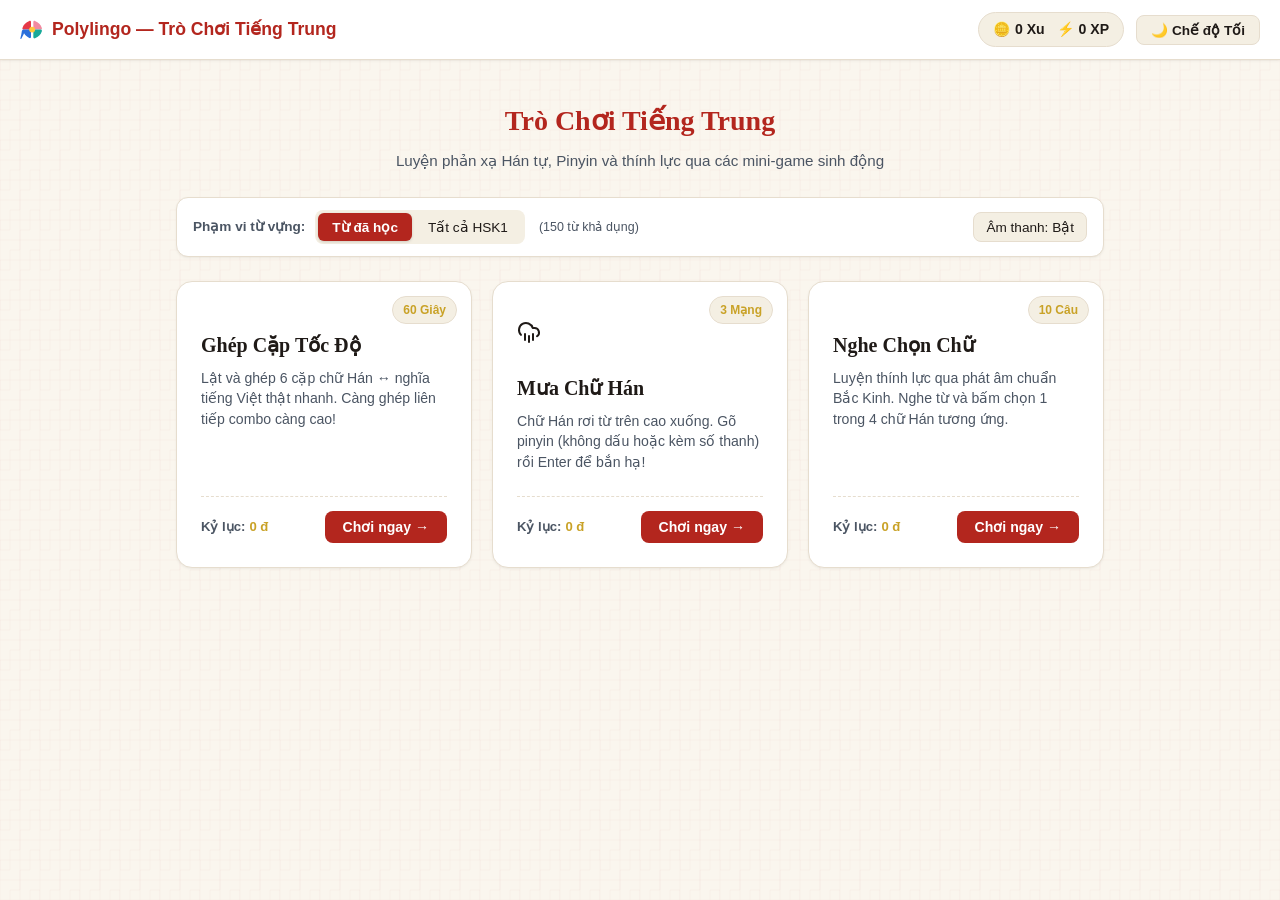
<file: games-demo.html>
<!DOCTYPE html>
<html lang="vi" data-lang="zh" data-theme="light">
<head>
  <meta charset="UTF-8">
  <meta name="viewport" content="width=device-width, initial-scale=1.0">
  <title>Polylingo — Trò Chơi Tiếng Trung • MiniGames Demo</title>
  <link rel="icon" type="image/svg+xml" href="assets/favicon.svg">
  <link rel="stylesheet" href="style.css">
  <link rel="stylesheet" href="themes.css">
  <link rel="stylesheet" href="games.css">
  <style>
    body {
      margin: 0;
      padding: 0;
      background-color: var(--bg, #faf6ee);
      color: var(--text, #1f1a17);
      min-height: 100vh;
      display: flex;
      flex-direction: column;
    }

    .demo-navbar {
      background: var(--surface, #ffffff);
      border-bottom: 1px solid var(--border, #e5dac9);
      padding: 12px 20px;
      display: flex;
      align-items: center;
      justify-content: space-between;
      flex-wrap: wrap;
      gap: 12px;
      box-shadow: var(--shadow-sm, 0 1px 3px rgba(0,0,0,0.05));
    }

    .demo-brand {
      display: flex;
      align-items: center;
      gap: 10px;
      font-weight: 700;
      font-size: 1.1rem;
      color: var(--accent, #b3261e);
      text-decoration: none;
    }

    .demo-controls {
      display: flex;
      align-items: center;
      gap: 12px;
      flex-wrap: wrap;
    }

    .demo-wallet {
      display: inline-flex;
      align-items: center;
      gap: 12px;
      background: var(--surface-2, #f4efe3);
      border: 1px solid var(--border, #e5dac9);
      padding: 6px 14px;
      border-radius: 999px;
      font-size: 0.88rem;
      font-weight: 600;
    }

    .demo-theme-btn {
      background: var(--surface-2, #f4efe3);
      border: 1px solid var(--border, #e5dac9);
      color: var(--text, #1f1a17);
      font-size: 0.85rem;
      font-weight: 600;
      padding: 6px 14px;
      border-radius: 8px;
      cursor: pointer;
      display: inline-flex;
      align-items: center;
      gap: 6px;
      transition: all 0.15s ease;
    }

    .demo-theme-btn:hover {
      border-color: var(--accent, #b3261e);
      color: var(--accent, #b3261e);
    }

    .demo-content-wrap {
      flex: 1;
      padding: 24px 16px;
    }

    /* Economy Toast Demo */
    .demo-toast-box {
      position: fixed;
      bottom: 24px;
      right: 24px;
      display: flex;
      flex-direction: column;
      gap: 8px;
      z-index: 9999;
      pointer-events: none;
    }

    .demo-toast {
      background: var(--surface, #ffffff);
      color: var(--text, #1f1a17);
      border: 1px solid var(--accent, #b3261e);
      padding: 10px 16px;
      border-radius: 8px;
      box-shadow: 0 4px 14px rgba(0,0,0,0.12);
      font-size: 0.88rem;
      font-weight: 600;
      animation: toastFade 3s ease forwards;
    }

    @keyframes toastFade {
      0% { opacity: 0; transform: translateY(12px); }
      10% { opacity: 1; transform: translateY(0); }
      80% { opacity: 1; transform: translateY(0); }
      100% { opacity: 0; transform: translateY(-10px); }
    }
  </style>
</head>
<body>

  <header class="demo-navbar">
    <a href="index.html#/" class="demo-brand" title="Về trang chủ Polylingo" style="text-decoration:none;">
      <img src="assets/favicon.svg" width="22" height="22" alt="Polylingo">
      <span>Polylingo — Trò Chơi Tiếng Trung</span>
    </a>

    <div class="demo-controls">
      <div class="demo-wallet" id="demo-wallet">
        <span>🪙 <strong id="wallet-coins">0</strong> Xu</span>
        <span>⚡ <strong id="wallet-xp">0</strong> XP</span>
      </div>

      <button type="button" class="demo-theme-btn" id="demo-theme-btn">
        🌙 Chế độ Tối
      </button>
    </div>
  </header>

  <main class="demo-content-wrap">
    <div id="mini-games-app"></div>
  </main>

  <div class="demo-toast-box" id="demo-toast-box"></div>

  <!-- Nạp các module theo yêu cầu -->
  <script src="data/zh/vocab.js"></script>
  <script src="typing.js"></script>
  <script src="games.js"></script>

  <script>
    // 1. Giả lập module Economy nếu chưa nạp file kinh tế
    if (!window.Economy) {
      let state = { coins: 0, xp: 0 };
      const listeners = [];

      window.Economy = {
        getState: () => ({ ...state }),
        earn: (source, { coins = 0, xp = 0 }) => {
          state.coins += coins;
          state.xp += xp;

          // Cập nhật UI ví
          const coinsEl = document.getElementById('wallet-coins');
          const xpEl = document.getElementById('wallet-xp');
          if (coinsEl) coinsEl.textContent = state.coins;
          if (xpEl) xpEl.textContent = state.xp;

          // Toast thông báo
          const toastBox = document.getElementById('demo-toast-box');
          if (toastBox) {
            const toast = document.createElement('div');
            toast.className = 'demo-toast';
            toast.textContent = `🎁 +${coins} Xu & +${xp} XP từ trò chơi!`;
            toastBox.appendChild(toast);
            setTimeout(() => toast.remove(), 3200);
          }

          listeners.forEach(cb => cb(state));
          return state;
        },
        on: (cb) => { if (typeof cb === 'function') listeners.push(cb); }
      };
    }

    // 2. Chuyển đổi Dark/Light mode
    const themeBtn = document.getElementById('demo-theme-btn');
    if (themeBtn) {
      themeBtn.addEventListener('click', () => {
        const html = document.documentElement;
        const currentTheme = html.getAttribute('data-theme') || 'light';
        const newTheme = currentTheme === 'light' ? 'dark' : 'light';
        html.setAttribute('data-theme', newTheme);
        themeBtn.textContent = newTheme === 'dark' ? '☀️ Chế độ Sáng' : '🌙 Chế độ Tối';
      });
    }

    // 3. Khởi tạo MiniGames
    const appEl = document.getElementById('mini-games-app');
    if (window.MiniGames && appEl) {
      window.MiniGames.mount(appEl);
    }
  </script>
</body>
</html>
</file>
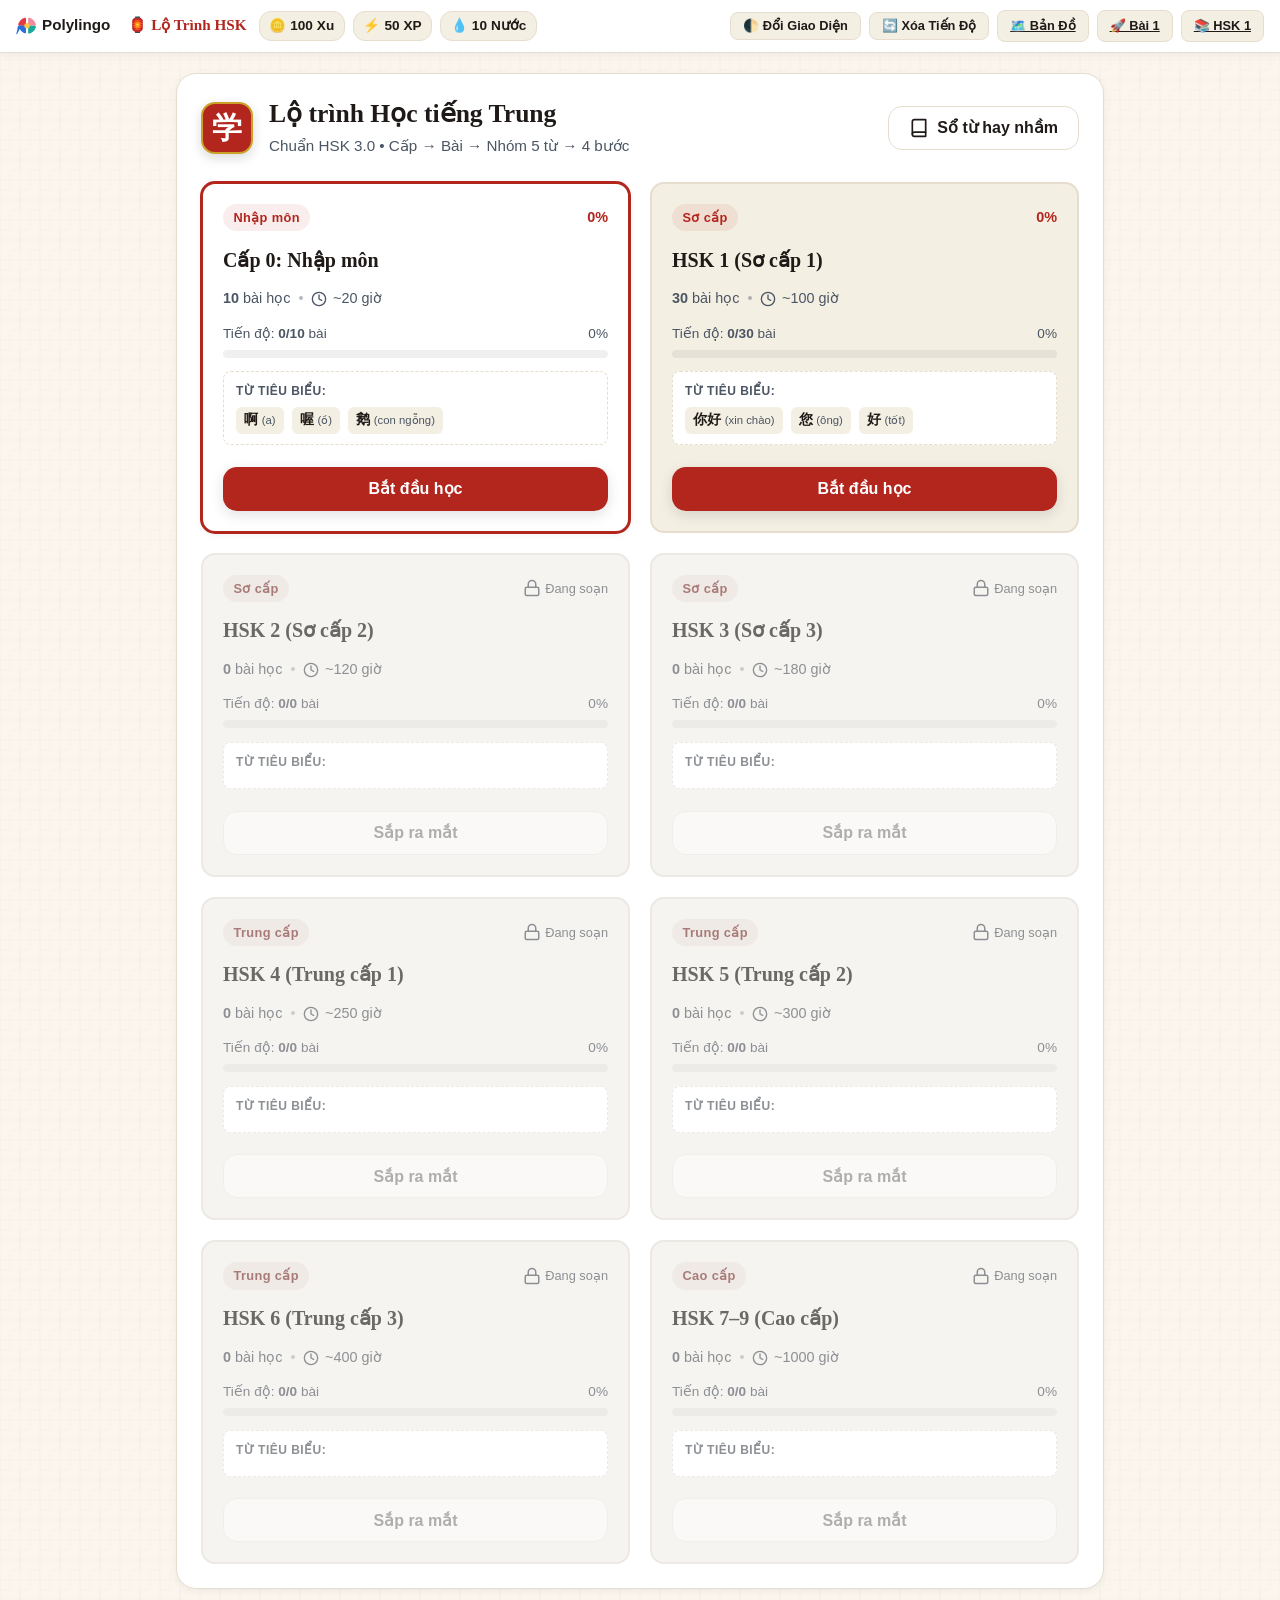
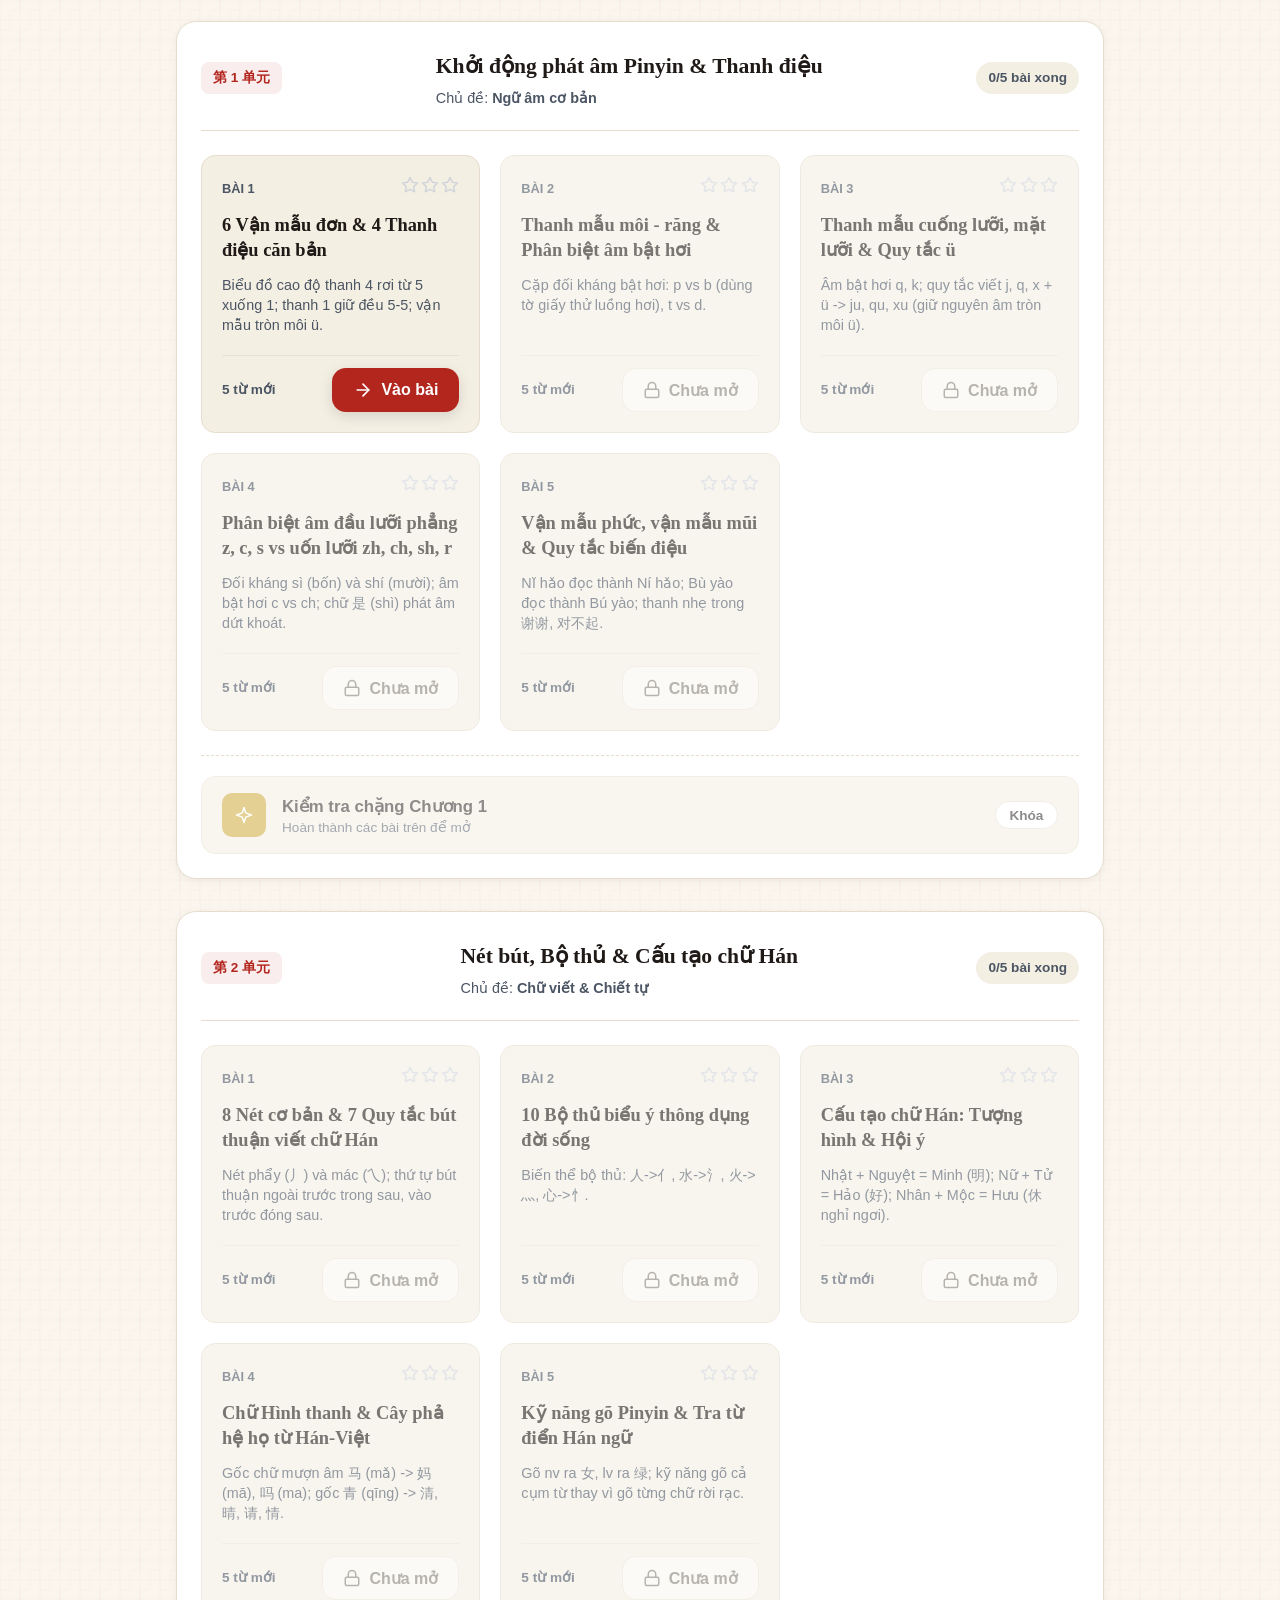
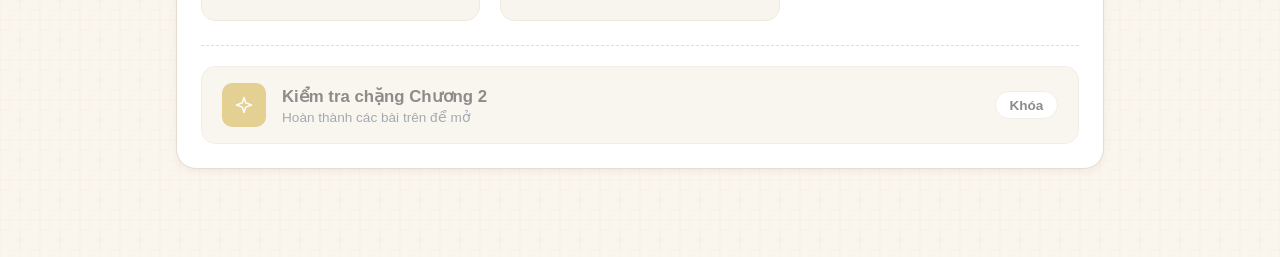
<file: learn-demo.html>
<!DOCTYPE html>
<html lang="vi" data-lang="zh">
<head>
  <meta charset="UTF-8">
  <meta name="viewport" content="width=device-width, initial-scale=1.0, maximum-scale=1.0, user-scalable=no">
  <title>Polylingo — Lộ trình Học tiếng Trung chuẩn HSK 3.0 • Demo</title>
  <link rel="icon" type="image/svg+xml" href="assets/favicon.svg">
  
  <!-- CSS hệ thống -->
  <link rel="stylesheet" href="style.css">
  <link rel="stylesheet" href="themes.css">
  <link rel="stylesheet" href="typing.css">
  <link rel="stylesheet" href="learn.css">

  <style>
    /* Thanh công cụ phụ trợ cho trang Demo */
    .demo-bar {
      position: sticky;
      top: 0;
      z-index: 999;
      background: var(--surface, #ffffff);
      border-bottom: 1px solid var(--border, #e6ddce);
      padding: 0.6rem 1rem;
      display: flex;
      align-items: center;
      justify-content: space-between;
      gap: 0.75rem;
      flex-wrap: wrap;
      box-shadow: 0 2px 8px rgba(0, 0, 0, 0.05);
    }
    .demo-bar-left {
      display: flex;
      align-items: center;
      gap: 0.75rem;
    }
    .demo-title {
      font-weight: bold;
      font-size: 0.95rem;
      color: var(--accent, #b3261e);
      font-family: var(--font-display, "Noto Serif SC", serif);
    }
    .demo-economy-pills {
      display: flex;
      gap: 0.5rem;
      font-size: 0.85rem;
      font-weight: 600;
    }
    .demo-pill {
      background: var(--surface-2, #f4efe3);
      border: 1px solid var(--border, #e6ddce);
      padding: 0.25rem 0.6rem;
      border-radius: 12px;
      display: flex;
      align-items: center;
      gap: 0.25rem;
    }
    .demo-bar-right {
      display: flex;
      gap: 0.5rem;
      align-items: center;
    }
    .demo-btn {
      background: var(--surface-2, #f4efe3);
      border: 1px solid var(--border, #e6ddce);
      color: var(--text, #1f1a17);
      padding: 0.35rem 0.75rem;
      border-radius: 8px;
      font-size: 0.8rem;
      cursor: pointer;
      font-weight: 600;
      transition: all 0.2s;
    }
    .demo-btn:hover {
      background: var(--accent-light, rgba(179, 38, 30, 0.08));
      border-color: var(--accent, #b3261e);
      color: var(--accent, #b3261e);
    }
    /* Toast thông báo kinh tế */
    #demo-toast-box {
      position: fixed;
      bottom: 1.5rem;
      right: 1.5rem;
      z-index: 2000;
      display: flex;
      flex-direction: column;
      gap: 0.5rem;
      pointer-events: none;
    }
    .demo-toast {
      background: var(--surface, #ffffff);
      border: 1px solid var(--accent-2, #c9a227);
      color: var(--text, #1f1a17);
      padding: 0.75rem 1.25rem;
      border-radius: 10px;
      box-shadow: 0 4px 14px rgba(0,0,0,0.15);
      font-size: 0.9rem;
      font-weight: 600;
      animation: toastIn 0.3s ease;
    }
    @keyframes toastIn {
      from { opacity: 0; transform: translateY(12px); }
      to { opacity: 1; transform: translateY(0); }
    }
  </style>
</head>
<body>

  <!-- Thanh công cụ điều khiển Demo -->
  <aside class="demo-bar">
    <div class="demo-bar-left">
      <a href="index.html#/" style="display:flex;align-items:center;gap:6px;text-decoration:none;color:inherit;" title="Về trang chủ Polylingo">
        <img src="assets/favicon.svg" width="20" height="20" alt="Polylingo">
        <strong style="font-size:0.95rem;font-family:'Baloo 2',sans-serif;">Polylingo</strong>
      </a>
      <span class="demo-title" style="margin-left:6px;">🏮 Lộ Trình HSK</span>
      <div class="demo-economy-pills">
        <span class="demo-pill">🪙 <span id="eco-coins">100</span> Xu</span>
        <span class="demo-pill">⚡ <span id="eco-xp">50</span> XP</span>
        <span class="demo-pill">💧 <span id="eco-water">10</span> Nước</span>
      </div>
    </div>
    <div class="demo-bar-right">
      <button class="demo-btn" id="btn-toggle-theme">🌓 Đổi Giao Diện</button>
      <button class="demo-btn" id="btn-reset-prog">🔄 Xóa Tiến Độ</button>
      <a href="#zh/learn" class="demo-btn">🗺️ Bản Đồ</a>
      <a href="#zh/learn?lesson=intro-u1-l1" class="demo-btn">🚀 Bài 1</a>
      <a href="#zh/learn?lesson=hsk1-u1-l1" class="demo-btn">📚 HSK 1</a>
    </div>
  </aside>

  <!-- Vùng chứa ứng dụng Lộ trình -->
  <main id="learn-root"></main>

  <div id="demo-toast-box"></div>

  <!-- Nạp các dữ liệu và script thuần theo yêu cầu đề bài -->
  <script src="data/zh/curriculum.js"></script>
  <script src="data/zh/vocab.js"></script>
  <script src="data/zh/hsk1-words-a.js" onerror="console.warn('hsk1-words-a.js chưa có hoặc đang được tạo')"></script>
  <script src="data/zh/hsk1-words-b.js" onerror="console.warn('hsk1-words-b.js chưa có hoặc đang được tạo')"></script>
  <script src="typing.js"></script>
  <script src="learn.js"></script>

  <script>
    // Giả lập Mock Economy nếu chưa có file game/economy.js
    if (!window.Economy) {
      window.Economy = {
        state: { coins: 100, xp: 50, water: 10 },
        REWARDS: {
          lessonStep: { xp: 5, water: 1 },
          lessonDone: { coins: 20, xp: 20 },
          lessonPerfect: { coins: 10 },
          checkpointPass: { coins: 50, xp: 50 }
        },
        reward(key) {
          const r = this.REWARDS[key] || { coins: 5, xp: 5 };
          this.earn(key, r);
          this.showToast(`Phần thưởng: +${r.coins || 0} Xu, +${r.xp || 0} XP, +${r.water || 0} Nước`);
          return r;
        },
        earn(source, { coins = 0, xp = 0, water = 0 } = {}) {
          this.state.coins += coins;
          this.state.xp += xp;
          this.state.water += water;
          this.updateUI();
          window.dispatchEvent(new CustomEvent('economy:change', { detail: this.state }));
        },
        getState() { return this.state; },
        showToast(msg) {
          const box = document.getElementById('demo-toast-box');
          if (!box) return;
          const t = document.createElement('div');
          t.className = 'demo-toast';
          t.innerHTML = `🎉 ${msg}`;
          box.appendChild(t);
          setTimeout(() => t.remove(), 2500);
        },
        updateUI() {
          const elC = document.getElementById('eco-coins');
          const elX = document.getElementById('eco-xp');
          const elW = document.getElementById('eco-water');
          if (elC) elC.textContent = this.state.coins;
          if (elX) elX.textContent = this.state.xp;
          if (elW) elW.textContent = this.state.water;
        }
      };
    }

    // Khởi tạo gắn kết module
    document.addEventListener('DOMContentLoaded', () => {
      const container = document.getElementById('learn-root');
      if (window.LearnPath && container) {
        window.LearnPath.mount(container);

        const handleHash = () => {
          const hash = window.location.hash || '';
          const queryPart = hash.includes('?') ? hash.split('?')[1] : '';
          const params = new URLSearchParams(queryPart || window.location.search);
          window.LearnPath.onShow(params);
        };

        window.addEventListener('hashchange', handleHash);
        handleHash();
      }

      // Nút đổi theme Sáng / Tối
      const toggleThemeBtn = document.getElementById('btn-toggle-theme');
      if (toggleThemeBtn) {
        toggleThemeBtn.addEventListener('click', () => {
          const html = document.documentElement;
          const current = html.getAttribute('data-theme');
          if (current === 'dark') {
            html.removeAttribute('data-theme');
          } else {
            html.setAttribute('data-theme', 'dark');
          }
        });
      }

      // Nút xóa tiến độ để test lại từ đầu
      const resetBtn = document.getElementById('btn-reset-prog');
      if (resetBtn) {
        resetBtn.addEventListener('click', () => {
          if (confirm('Xóa sạch dữ liệu bài học đã hoàn thành để thử nghiệm lại?')) {
            localStorage.removeItem('zh_learn_progress_v1');
            window.location.hash = '#zh/learn';
            window.location.reload();
          }
        });
      }
    });
  </script>
</body>
</html>
</file>
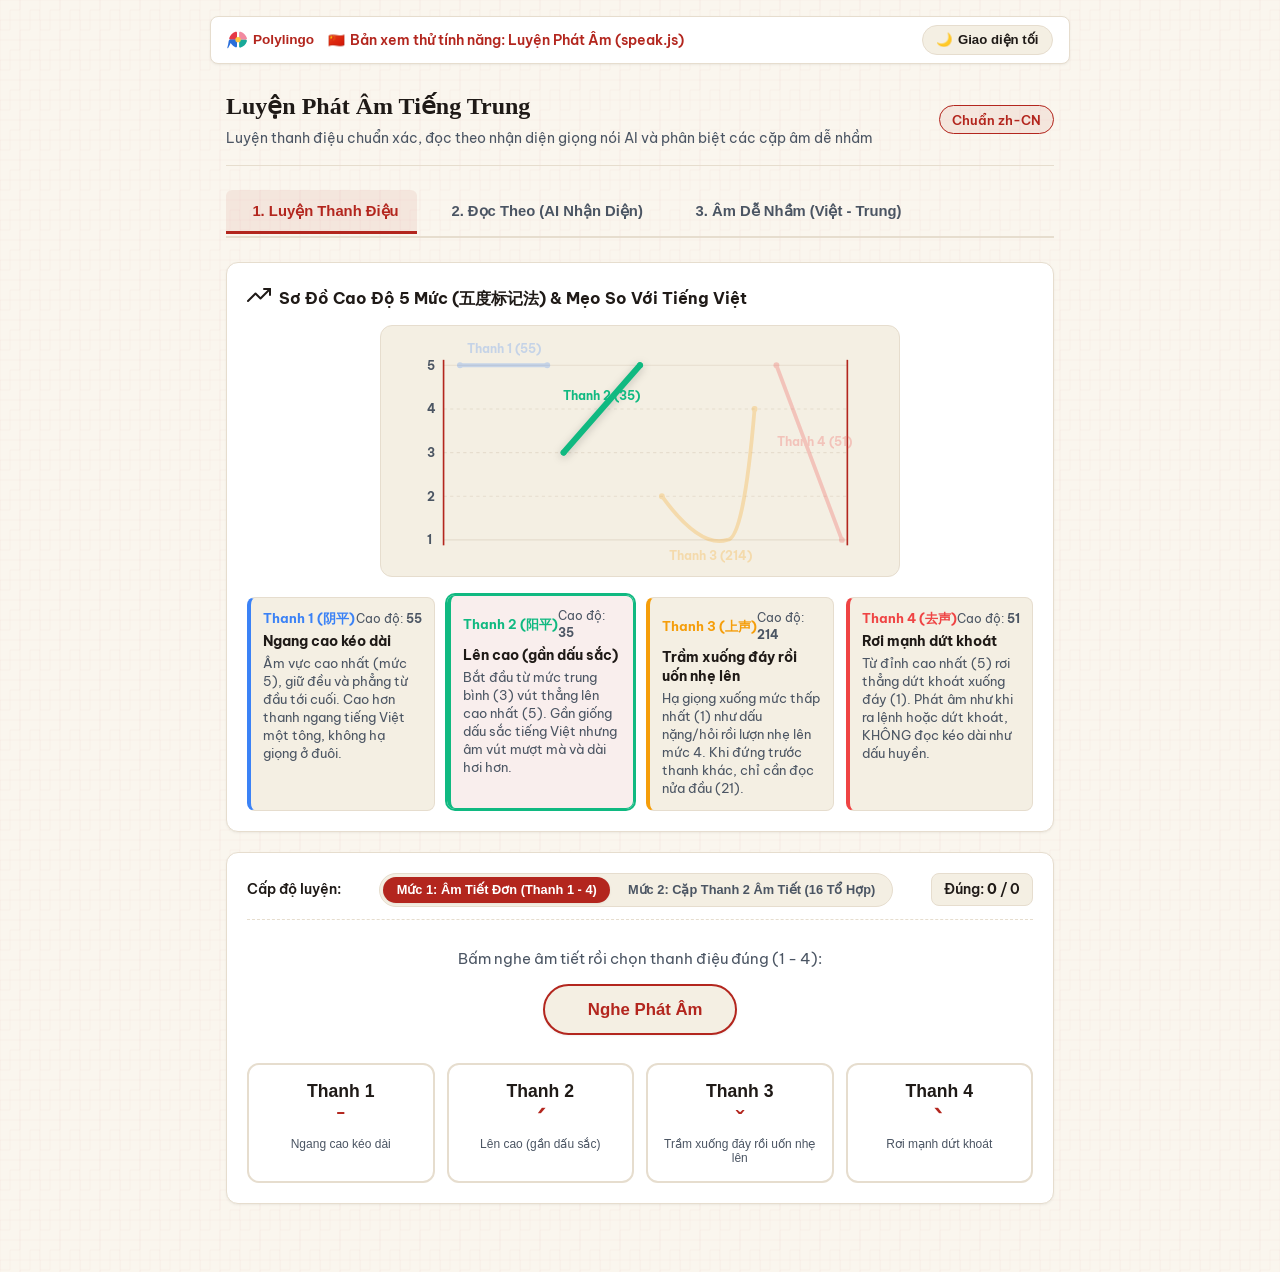
<file: speak-demo.html>
<!DOCTYPE html>
<html lang="vi" data-lang="zh">
<head>
  <meta charset="UTF-8">
  <meta name="viewport" content="width=device-width, initial-scale=1.0">
  <title>Polylingo — Luyện Phát Âm Tiếng Trung • Demo</title>
  <link rel="icon" type="image/svg+xml" href="assets/favicon.svg">
  
  <!-- Font chữ tiêu chuẩn của dự án -->
  <link rel="preconnect" href="https://fonts.googleapis.com">
  <link rel="preconnect" href="https://fonts.gstatic.com" crossorigin>
  <link href="https://fonts.googleapis.com/css2?family=Be+Vietnam+Pro:wght@400;500;600;700&family=Noto+Sans+SC:wght@400;500;700&display=swap" rel="stylesheet">

  <!-- CSS hệ thống -->
  <link rel="stylesheet" href="style.css">
  <link rel="stylesheet" href="themes.css">
  <link rel="stylesheet" href="speak.css">

  <style>
    /* Thanh tiện ích Demo */
    .demo-toolbar {
      max-width: 860px;
      margin: 1rem auto 0;
      padding: 0.5rem 1rem;
      display: flex;
      justify-content: space-between;
      align-items: center;
      background: var(--surface, #ffffff);
      border: 1px solid var(--border, #e6ddce);
      border-radius: var(--radius-sm, 8px);
      box-shadow: var(--shadow-sm);
    }
    .demo-badge {
      font-size: 0.85rem;
      font-weight: 600;
      color: var(--accent, #b3261e);
      display: flex;
      align-items: center;
      gap: 0.35rem;
    }
    .btn-theme-toggle {
      background: var(--surface-2, #f4efe3);
      border: 1px solid var(--border, #e6ddce);
      color: var(--text, #1f1a17);
      padding: 0.4rem 0.85rem;
      border-radius: var(--radius-full, 9999px);
      font-size: 0.825rem;
      font-weight: 600;
      cursor: pointer;
      display: inline-flex;
      align-items: center;
      gap: 0.35rem;
      transition: all 0.2s;
    }
    .btn-theme-toggle:hover {
      background: var(--border, #e6ddce);
    }
    /* Toast kinh tế mô phỏng */
    #demo-toast-box {
      position: fixed;
      top: 1rem;
      right: 1rem;
      z-index: 9999;
      display: flex;
      flex-direction: column;
      gap: 0.5rem;
      pointer-events: none;
    }
    .economy-toast {
      background: #111827;
      color: #f8fafc;
      padding: 0.65rem 1rem;
      border-radius: 8px;
      font-size: 0.85rem;
      box-shadow: 0 4px 12px rgba(0, 0, 0, 0.25);
      border-left: 4px solid #10b981;
      animation: toastIn 0.3s ease;
      display: flex;
      align-items: center;
      gap: 0.5rem;
    }
    @keyframes toastIn {
      from { transform: translateX(100%); opacity: 0; }
      to { transform: translateX(0); opacity: 1; }
    }
  </style>
</head>
<body>

  <!-- Thanh điều khiển Demo -->
  <div class="demo-toolbar">
    <div class="demo-badge">
      <a href="index.html#/" style="display:flex;align-items:center;gap:6px;text-decoration:none;color:inherit;margin-right:8px;" title="Về trang chủ Polylingo">
        <img src="assets/favicon.svg" width="20" height="20" alt="Polylingo">
        <strong style="font-family:'Baloo 2',sans-serif;">Polylingo</strong>
      </a>
      <span>🇨🇳</span>
      <span>Bản xem thử tính năng: Luyện Phát Âm (speak.js)</span>
    </div>
    <button type="button" class="btn-theme-toggle" id="btn-toggle-theme">
      <span id="theme-icon">🌙</span>
      <span id="theme-label">Giao diện tối</span>
    </button>
  </div>

  <!-- Vùng chứa toàn bộ ứng dụng Luyện phát âm -->
  <div id="speak-container"></div>

  <!-- Khung hiện Toast thông báo phần thưởng -->
  <div id="demo-toast-box"></div>

  <!-- Dữ liệu từ vựng tiếng Trung -->
  <script src="data/zh/vocab.js"></script>

  <!-- Module Luyện phát âm -->
  <script src="speak.js"></script>

  <!-- Khởi tạo & Mock Economy -->
  <script>
    // Giả lập đối tượng Economy nếu game/economy.js chưa được nạp
    if (!window.Economy) {
      window.Economy = {
        REWARDS: {
          toneCorrect: { coins: 1, xp: 1 },
          speakPass: { coins: 2, xp: 4, water: 1 }
        },
        reward(key) {
          const r = this.REWARDS[key] || { xp: 1 };
          const toastBox = document.getElementById('demo-toast-box');
          if (toastBox) {
            const toast = document.createElement('div');
            toast.className = 'economy-toast';
            toast.innerHTML = `🎁 <strong>+${r.coins || 0} xu, +${r.xp || 0} XP${r.water ? `, +${r.water} nước` : ''}</strong> (${key})`;
            toastBox.appendChild(toast);
            setTimeout(() => {
              toast.style.opacity = '0';
              toast.style.transition = 'opacity 0.3s';
              setTimeout(() => toast.remove(), 300);
            }, 2500);
          }
          return r;
        }
      };
    }

    // Gắn giao diện vào container
    const rootEl = document.getElementById('speak-container');
    if (window.SpeakPractice && rootEl) {
      window.SpeakPractice.mount(rootEl);
    }

    // Nút chuyển đổi Giao diện Sáng / Tối
    const btnTheme = document.getElementById('btn-toggle-theme');
    const themeIcon = document.getElementById('theme-icon');
    const themeLabel = document.getElementById('theme-label');

    btnTheme.addEventListener('click', () => {
      const htmlEl = document.documentElement;
      const isDark = htmlEl.getAttribute('data-theme') === 'dark';
      if (isDark) {
        htmlEl.removeAttribute('data-theme');
        themeIcon.textContent = '🌙';
        themeLabel.textContent = 'Giao diện tối';
      } else {
        htmlEl.setAttribute('data-theme', 'dark');
        themeIcon.textContent = '☀️';
        themeLabel.textContent = 'Giao diện sáng';
      }
      if (window.SpeakPractice) {
        window.SpeakPractice.refreshPane();
      }
    });
  </script>
</body>
</html>
</file>
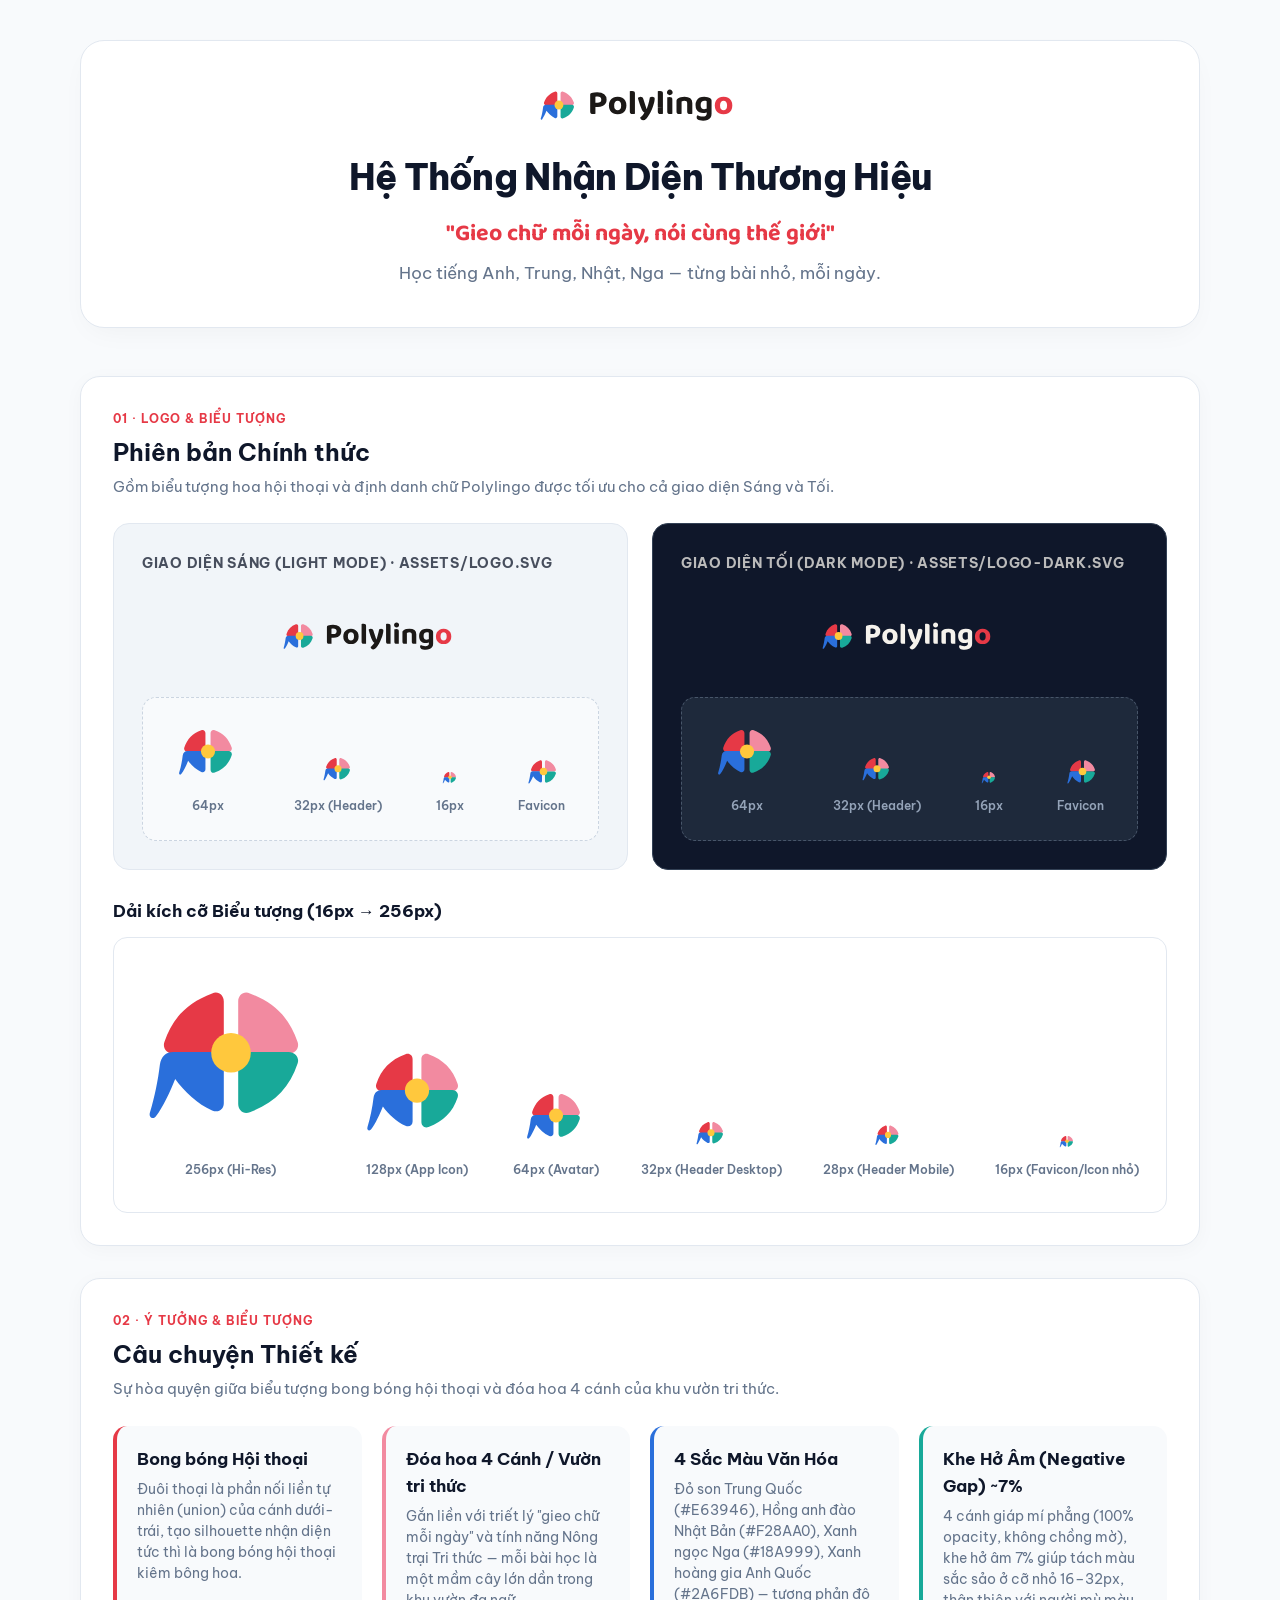
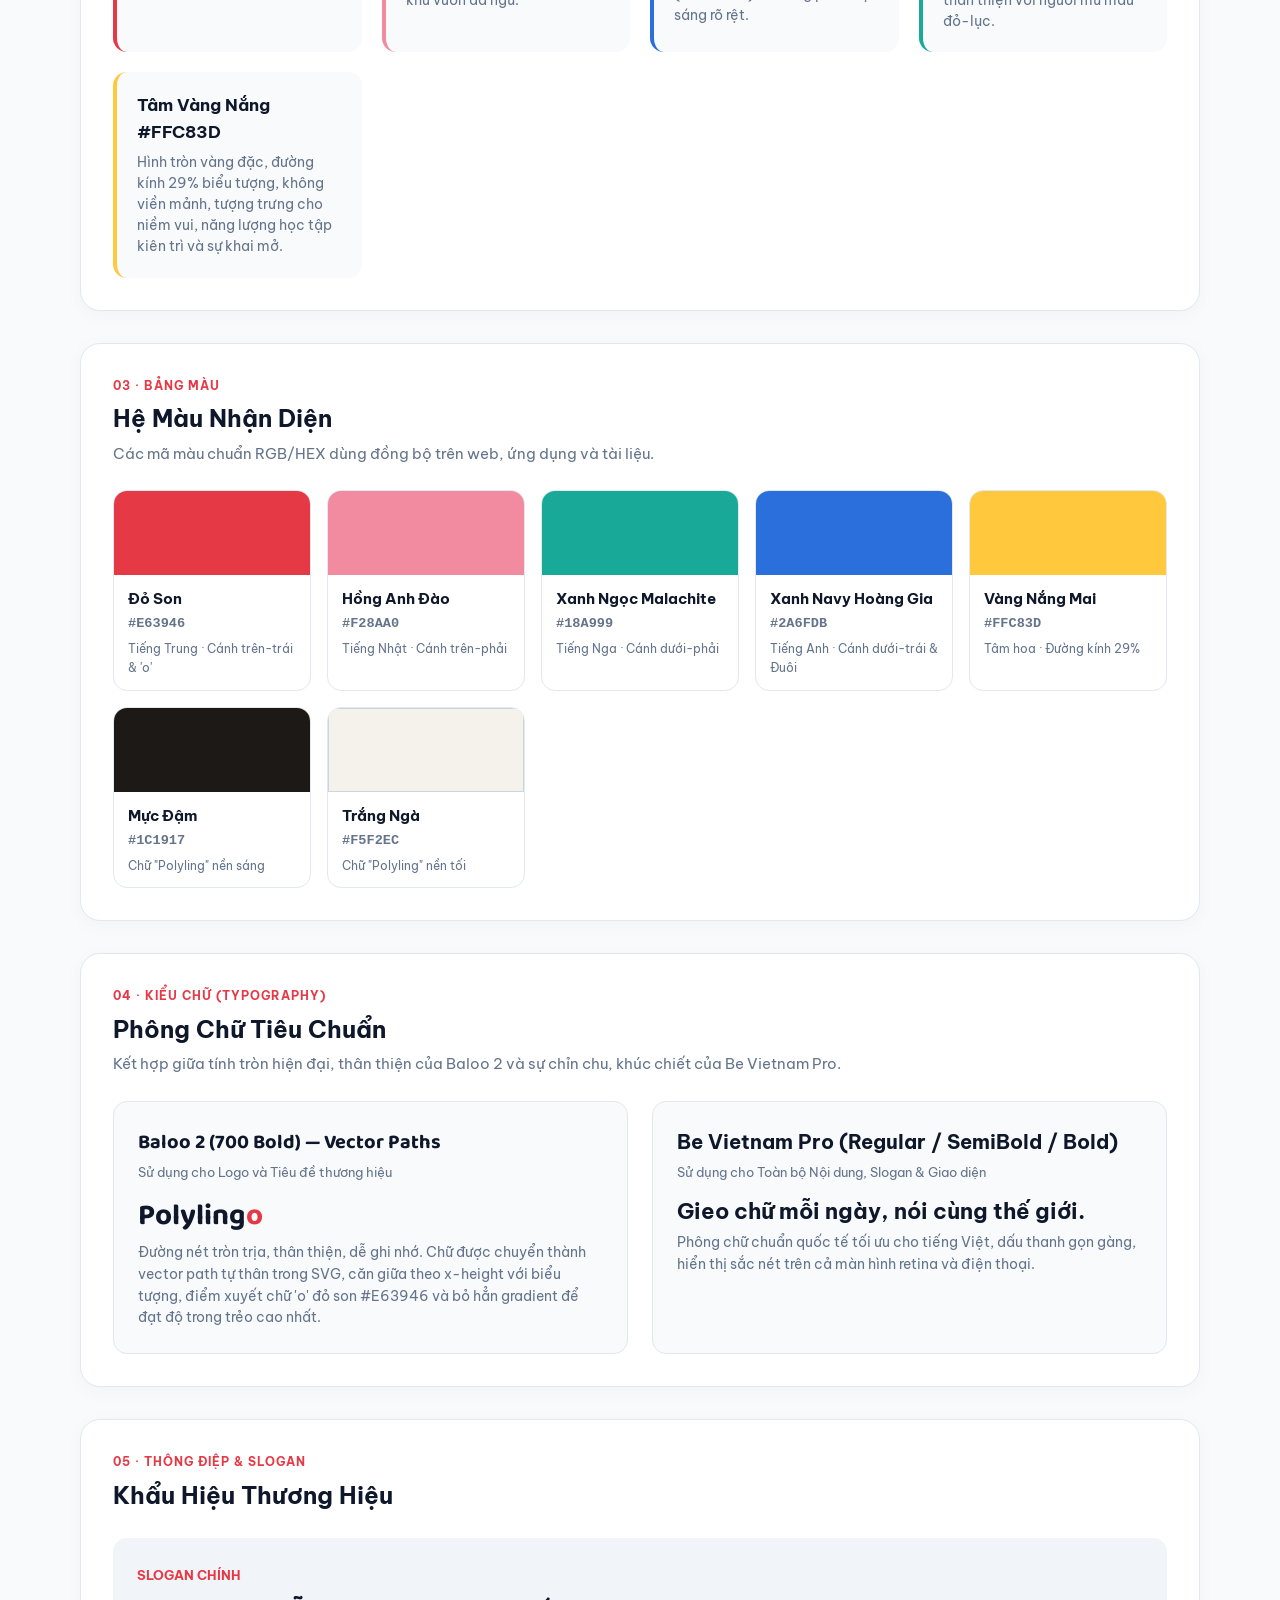
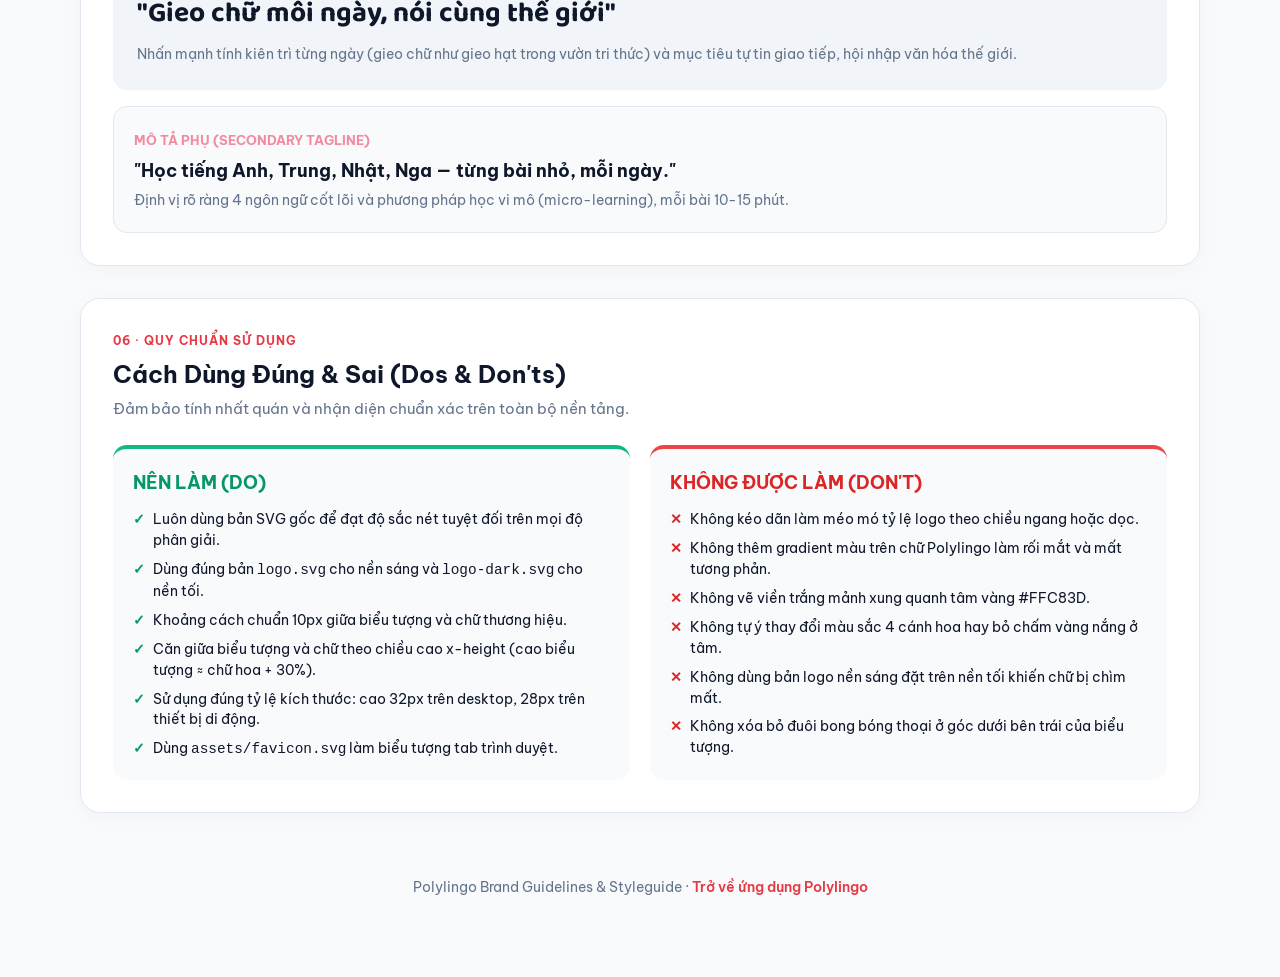
<file: assets/brand.html>
<!DOCTYPE html>
<html lang="vi">
<head>
  <meta charset="UTF-8">
  <meta name="viewport" content="width=device-width, initial-scale=1.0">
  <title>Polylingo — Hệ Thống Nhận Diện Thương Hiệu</title>
  <link rel="icon" type="image/svg+xml" href="favicon.svg">
  <link rel="preconnect" href="https://fonts.googleapis.com">
  <link rel="preconnect" href="https://fonts.gstatic.com" crossorigin>
  <link href="https://fonts.googleapis.com/css2?family=Baloo+2:wght@600;700;800&family=Be+Vietnam+Pro:ital,wght@0,400;0,500;0,600;0,700;1,400&display=swap" rel="stylesheet">
  <style>
    :root {
      --bg-page: #F8FAFC;
      --card-bg: #FFFFFF;
      --text-main: #0F172A;
      --text-muted: #64748B;
      --border-subtle: #E2E8F0;
      
      --color-zh: #E63946;
      --color-ja: #F28AA0;
      --color-ru: #18A999;
      --color-en: #2A6FDB;
      --color-sun: #FFC83D;
      --color-ink: #1C1917;
      
      --dark-card: #0F172A;
      --dark-card-inner: #1E293B;
      --dark-text: #F5F2EC;
      --dark-muted: #94A3B8;
    }

    * { box-sizing: border-box; margin: 0; padding: 0; }
    
    body {
      background: var(--bg-page);
      color: var(--text-main);
      font-family: 'Be Vietnam Pro', -apple-system, BlinkMacSystemFont, 'Segoe UI', Roboto, sans-serif;
      line-height: 1.6;
      padding: 40px 24px 80px;
    }

    .container {
      max-width: 1120px;
      margin: 0 auto;
    }

    /* Header & Hero */
    .brand-hero {
      text-align: center;
      margin-bottom: 48px;
      padding: 40px 24px;
      background: #FFFFFF;
      border-radius: 24px;
      border: 1px solid var(--border-subtle);
      box-shadow: 0 10px 30px -10px rgba(0,0,0,0.05);
    }
    .brand-hero-logo {
      display: inline-flex;
      align-items: center;
      margin-bottom: 20px;
    }
    .brand-hero-title {
      font-size: 2.25rem;
      font-weight: 800;
      letter-spacing: -0.02em;
      color: var(--text-main);
      margin-bottom: 8px;
    }
    .brand-hero-slogan {
      font-family: 'Baloo 2', cursive, sans-serif;
      font-size: 1.45rem;
      font-weight: 700;
      color: var(--color-zh);
      margin-bottom: 8px;
    }
    .brand-hero-sub {
      font-size: 1.05rem;
      color: var(--text-muted);
      max-width: 600px;
      margin: 0 auto;
    }

    /* Section Styles */
    .section-card {
      background: var(--card-bg);
      border-radius: 20px;
      padding: 32px;
      margin-bottom: 32px;
      border: 1px solid var(--border-subtle);
      box-shadow: 0 4px 20px rgba(0,0,0,0.03);
    }
    .section-header {
      margin-bottom: 24px;
    }
    .section-eyebrow {
      font-size: 0.78rem;
      font-weight: 700;
      text-transform: uppercase;
      letter-spacing: 0.08em;
      color: var(--color-zh);
      display: block;
      margin-bottom: 4px;
    }
    .section-title {
      font-size: 1.5rem;
      font-weight: 700;
      color: var(--text-main);
    }
    .section-desc {
      font-size: 0.95rem;
      color: var(--text-muted);
      margin-top: 4px;
    }

    /* Logo Showcase Grid */
    .showcase-dual {
      display: grid;
      grid-template-columns: 1fr 1fr;
      gap: 24px;
      margin-bottom: 28px;
    }
    @media (max-width: 768px) {
      .showcase-dual { grid-template-columns: 1fr; }
    }
    .showcase-box {
      border-radius: 16px;
      padding: 28px;
      display: flex;
      flex-direction: column;
      gap: 20px;
    }
    .showcase-box.light {
      background: #F1F5F9;
      border: 1px solid #E2E8F0;
    }
    .showcase-box.dark {
      background: var(--dark-card);
      color: var(--dark-text);
      border: 1px solid #334155;
    }
    .showcase-box-title {
      font-size: 0.9rem;
      font-weight: 700;
      text-transform: uppercase;
      letter-spacing: 0.05em;
      opacity: 0.75;
    }
    .showcase-preview-center {
      display: flex;
      align-items: center;
      justify-content: center;
      padding: 20px 0;
      min-height: 80px;
    }

    /* Size Scale Showcase */
    .scale-row {
      display: flex;
      align-items: flex-end;
      justify-content: space-around;
      flex-wrap: wrap;
      gap: 20px;
      padding: 24px 16px;
      background: #F8FAFC;
      border-radius: 14px;
      border: 1px dashed #CBD5E1;
    }
    .dark .scale-row {
      background: var(--dark-card-inner);
      border-color: #475569;
    }
    .scale-item {
      display: flex;
      flex-direction: column;
      align-items: center;
      gap: 10px;
    }
    .scale-label {
      font-size: 0.78rem;
      font-weight: 600;
      color: var(--text-muted);
    }
    .dark .scale-label { color: var(--dark-muted); }

    /* Concept & Story Grid */
    .concept-grid {
      display: grid;
      grid-template-columns: repeat(auto-fit, minmax(240px, 1fr));
      gap: 20px;
      margin-top: 16px;
    }
    .concept-card {
      background: #F8FAFC;
      border-radius: 14px;
      padding: 20px;
      border-left: 4px solid var(--color-zh);
    }
    .concept-card:nth-child(2) { border-left-color: var(--color-ja); }
    .concept-card:nth-child(3) { border-left-color: var(--color-en); }
    .concept-card:nth-child(4) { border-left-color: var(--color-ru); }
    .concept-card:nth-child(5) { border-left-color: var(--color-sun); }
    .concept-card-title {
      font-size: 1.05rem;
      font-weight: 700;
      margin-bottom: 6px;
      color: var(--text-main);
    }
    .concept-card-desc {
      font-size: 0.88rem;
      color: var(--text-muted);
      line-height: 1.5;
    }

    /* Color Palette Grid */
    .palette-grid {
      display: grid;
      grid-template-columns: repeat(auto-fit, minmax(180px, 1fr));
      gap: 16px;
      margin-top: 16px;
    }
    .color-swatch-card {
      border-radius: 14px;
      overflow: hidden;
      border: 1px solid var(--border-subtle);
      background: white;
    }
    .color-swatch-sample {
      height: 84px;
      width: 100%;
      position: relative;
    }
    .color-swatch-info {
      padding: 12px 14px;
    }
    .color-swatch-name {
      font-size: 0.95rem;
      font-weight: 700;
      color: var(--text-main);
    }
    .color-swatch-hex {
      font-family: monospace;
      font-size: 0.85rem;
      color: var(--text-muted);
      margin-top: 2px;
      font-weight: 600;
    }
    .color-swatch-role {
      font-size: 0.75rem;
      color: var(--text-muted);
      margin-top: 4px;
    }

    /* Typography Showcase */
    .typo-spec-grid {
      display: grid;
      grid-template-columns: 1fr 1fr;
      gap: 24px;
      margin-top: 16px;
    }
    @media (max-width: 640px) {
      .typo-spec-grid { grid-template-columns: 1fr; }
    }
    .typo-box {
      background: #F8FAFC;
      border-radius: 14px;
      padding: 24px;
      border: 1px solid var(--border-subtle);
    }
    .typo-name {
      font-size: 1.25rem;
      font-weight: 700;
      margin-bottom: 4px;
    }
    .typo-sub {
      font-size: 0.82rem;
      color: var(--text-muted);
      margin-bottom: 16px;
    }
    .typo-sample {
      font-size: 1.85rem;
      line-height: 1.2;
      margin-bottom: 8px;
    }

    /* Dos & Don'ts */
    .rules-grid {
      display: grid;
      grid-template-columns: 1fr 1fr;
      gap: 20px;
      margin-top: 16px;
    }
    @media (max-width: 640px) {
      .rules-grid { grid-template-columns: 1fr; }
    }
    .rule-card {
      border-radius: 14px;
      padding: 20px;
      background: #F8FAFC;
      border-top: 4px solid #10B981;
    }
    .rule-card.dont {
      border-top-color: #EF4444;
    }
    .rule-title {
      font-size: 1.1rem;
      font-weight: 700;
      display: flex;
      align-items: center;
      gap: 8px;
      margin-bottom: 12px;
    }
    .rule-card.do .rule-title { color: #059669; }
    .rule-card.dont .rule-title { color: #DC2626; }
    .rule-list {
      list-style: none;
      display: flex;
      flex-direction: column;
      gap: 8px;
      font-size: 0.9rem;
      color: var(--text-main);
    }
    .rule-list li {
      position: relative;
      padding-left: 20px;
      line-height: 1.45;
    }
    .rule-list li::before {
      position: absolute;
      left: 0;
      font-weight: bold;
    }
    .rule-card.do li::before { content: "✓"; color: #059669; }
    .rule-card.dont li::before { content: "✕"; color: #DC2626; }

    /* Footer */
    .brand-footer {
      text-align: center;
      padding-top: 32px;
      font-size: 0.85rem;
      color: var(--text-muted);
    }
    .brand-footer a {
      color: var(--color-zh);
      text-decoration: none;
      font-weight: 600;
    }
    .brand-footer a:hover {
      text-decoration: underline;
    }
  </style>
</head>
<body>

  <div class="container">
    <!-- Hero / Banner -->
    <header class="brand-hero">
      <div class="brand-hero-logo">
        <img src="logo.svg" alt="Polylingo Logo" height="48" style="height: 48px; width: auto;">
      </div>
      <h1 class="brand-hero-title">Hệ Thống Nhận Diện Thương Hiệu</h1>
      <p class="brand-hero-slogan">"Gieo chữ mỗi ngày, nói cùng thế giới"</p>
      <p class="brand-hero-sub">Học tiếng Anh, Trung, Nhật, Nga — từng bài nhỏ, mỗi ngày.</p>
    </header>

    <!-- 1. LOGO TRÊN NỀN SÁNG VÀ NỀN TỐI -->
    <section class="section-card">
      <div class="section-header">
        <span class="section-eyebrow">01 · Logo & Biểu Tượng</span>
        <h2 class="section-title">Phiên bản Chính thức</h2>
        <p class="section-desc">Gồm biểu tượng hoa hội thoại và định danh chữ Polylingo được tối ưu cho cả giao diện Sáng và Tối.</p>
      </div>

      <div class="showcase-dual">
        <!-- Nền Sáng -->
        <div class="showcase-box light">
          <div class="showcase-box-title">Giao diện Sáng (Light Mode) · assets/logo.svg</div>
          <div class="showcase-preview-center">
            <img src="logo.svg" alt="Polylingo Logo Sáng" height="42" style="height: 42px;">
          </div>
          <div class="scale-row">
            <div class="scale-item">
              <img src="logo-mark.svg" alt="Mark 64px" width="64" height="64">
              <span class="scale-label">64px</span>
            </div>
            <div class="scale-item">
              <img src="logo-mark.svg" alt="Mark 32px" width="32" height="32">
              <span class="scale-label">32px (Header)</span>
            </div>
            <div class="scale-item">
              <img src="logo-mark.svg" alt="Mark 16px" width="16" height="16">
              <span class="scale-label">16px</span>
            </div>
            <div class="scale-item">
              <img src="favicon.svg" alt="Favicon" width="28" height="28">
              <span class="scale-label">Favicon</span>
            </div>
          </div>
        </div>

        <!-- Nền Tối -->
        <div class="showcase-box dark">
          <div class="showcase-box-title">Giao diện Tối (Dark Mode) · assets/logo-dark.svg</div>
          <div class="showcase-preview-center">
            <img src="logo-dark.svg" alt="Polylingo Logo Tối" height="42" style="height: 42px;">
          </div>
          <div class="scale-row">
            <div class="scale-item">
              <img src="logo-mark.svg" alt="Mark 64px Dark" width="64" height="64">
              <span class="scale-label">64px</span>
            </div>
            <div class="scale-item">
              <img src="logo-mark.svg" alt="Mark 32px Dark" width="32" height="32">
              <span class="scale-label">32px (Header)</span>
            </div>
            <div class="scale-item">
              <img src="logo-mark.svg" alt="Mark 16px Dark" width="16" height="16">
              <span class="scale-label">16px</span>
            </div>
            <div class="scale-item">
              <img src="favicon.svg" alt="Favicon Dark" width="28" height="28">
              <span class="scale-label">Favicon</span>
            </div>
          </div>
        </div>
      </div>

      <!-- Kích cỡ biểu tượng chi tiết: 16, 32, 64, 128, 256 -->
      <h3 style="font-size:1.05rem; margin-bottom:12px; color:var(--text-main);">Dải kích cỡ Biểu tượng (16px → 256px)</h3>
      <div class="scale-row" style="background:#FFFFFF; border:1px solid var(--border-subtle); padding: 32px 16px;">
        <div class="scale-item">
          <img src="logo-mark.svg" alt="256px" width="180" height="180" style="width:180px;height:180px;">
          <span class="scale-label">256px (Hi-Res)</span>
        </div>
        <div class="scale-item">
          <img src="logo-mark.svg" alt="128px" width="110" height="110" style="width:110px;height:110px;">
          <span class="scale-label">128px (App Icon)</span>
        </div>
        <div class="scale-item">
          <img src="logo-mark.svg" alt="64px" width="64" height="64">
          <span class="scale-label">64px (Avatar)</span>
        </div>
        <div class="scale-item">
          <img src="logo-mark.svg" alt="32px" width="32" height="32">
          <span class="scale-label">32px (Header Desktop)</span>
        </div>
        <div class="scale-item">
          <img src="logo-mark.svg" alt="28px" width="28" height="28">
          <span class="scale-label">28px (Header Mobile)</span>
        </div>
        <div class="scale-item">
          <img src="logo-mark.svg" alt="16px" width="16" height="16">
          <span class="scale-label">16px (Favicon/Icon nhỏ)</span>
        </div>
      </div>
    </section>

    <!-- 2. Ý NGHĨA BIỂU TƯỢNG -->
    <section class="section-card">
      <div class="section-header">
        <span class="section-eyebrow">02 · Ý Tưởng & Biểu Tượng</span>
        <h2 class="section-title">Câu chuyện Thiết kế</h2>
        <p class="section-desc">Sự hòa quyện giữa biểu tượng bong bóng hội thoại và đóa hoa 4 cánh của khu vườn tri thức.</p>
      </div>

      <div class="concept-grid">
        <div class="concept-card">
          <h3 class="concept-card-title">Bong bóng Hội thoại</h3>
          <p class="concept-card-desc">Đuôi thoại là phần nối liền tự nhiên (union) của cánh dưới-trái, tạo silhouette nhận diện tức thì là bong bóng hội thoại kiêm bông hoa.</p>
        </div>
        <div class="concept-card">
          <h3 class="concept-card-title">Đóa hoa 4 Cánh / Vườn tri thức</h3>
          <p class="concept-card-desc">Gắn liền với triết lý "gieo chữ mỗi ngày" và tính năng Nông trại Tri thức — mỗi bài học là một mầm cây lớn dần trong khu vườn đa ngữ.</p>
        </div>
        <div class="concept-card">
          <h3 class="concept-card-title">4 Sắc Màu Văn Hóa</h3>
          <p class="concept-card-desc">Đỏ son Trung Quốc (#E63946), Hồng anh đào Nhật Bản (#F28AA0), Xanh ngọc Nga (#18A999), Xanh hoàng gia Anh Quốc (#2A6FDB) — tương phản độ sáng rõ rệt.</p>
        </div>
        <div class="concept-card">
          <h3 class="concept-card-title">Khe Hở Âm (Negative Gap) ~7%</h3>
          <p class="concept-card-desc">4 cánh giáp mí phẳng (100% opacity, không chồng mờ), khe hở âm 7% giúp tách màu sắc sảo ở cỡ nhỏ 16–32px, thân thiện với người mù màu đỏ-lục.</p>
        </div>
        <div class="concept-card">
          <h3 class="concept-card-title">Tâm Vàng Nắng #FFC83D</h3>
          <p class="concept-card-desc">Hình tròn vàng đặc, đường kính 29% biểu tượng, không viền mảnh, tượng trưng cho niềm vui, năng lượng học tập kiên trì và sự khai mở.</p>
        </div>
      </div>
    </section>

    <!-- 3. BẢNG MÀU THƯƠNG HIỆU -->
    <section class="section-card">
      <div class="section-header">
        <span class="section-eyebrow">03 · Bảng Màu</span>
        <h2 class="section-title">Hệ Màu Nhận Diện</h2>
        <p class="section-desc">Các mã màu chuẩn RGB/HEX dùng đồng bộ trên web, ứng dụng và tài liệu.</p>
      </div>

      <div class="palette-grid">
        <div class="color-swatch-card">
          <div class="color-swatch-sample" style="background:#E63946;"></div>
          <div class="color-swatch-info">
            <div class="color-swatch-name">Đỏ Son</div>
            <div class="color-swatch-hex">#E63946</div>
            <div class="color-swatch-role">Tiếng Trung · Cánh trên-trái & 'o'</div>
          </div>
        </div>

        <div class="color-swatch-card">
          <div class="color-swatch-sample" style="background:#F28AA0;"></div>
          <div class="color-swatch-info">
            <div class="color-swatch-name">Hồng Anh Đào</div>
            <div class="color-swatch-hex">#F28AA0</div>
            <div class="color-swatch-role">Tiếng Nhật · Cánh trên-phải</div>
          </div>
        </div>

        <div class="color-swatch-card">
          <div class="color-swatch-sample" style="background:#18A999;"></div>
          <div class="color-swatch-info">
            <div class="color-swatch-name">Xanh Ngọc Malachite</div>
            <div class="color-swatch-hex">#18A999</div>
            <div class="color-swatch-role">Tiếng Nga · Cánh dưới-phải</div>
          </div>
        </div>

        <div class="color-swatch-card">
          <div class="color-swatch-sample" style="background:#2A6FDB;"></div>
          <div class="color-swatch-info">
            <div class="color-swatch-name">Xanh Navy Hoàng Gia</div>
            <div class="color-swatch-hex">#2A6FDB</div>
            <div class="color-swatch-role">Tiếng Anh · Cánh dưới-trái & Đuôi</div>
          </div>
        </div>

        <div class="color-swatch-card">
          <div class="color-swatch-sample" style="background:#FFC83D;"></div>
          <div class="color-swatch-info">
            <div class="color-swatch-name">Vàng Nắng Mai</div>
            <div class="color-swatch-hex">#FFC83D</div>
            <div class="color-swatch-role">Tâm hoa · Đường kính 29%</div>
          </div>
        </div>

        <div class="color-swatch-card">
          <div class="color-swatch-sample" style="background:#1C1917;"></div>
          <div class="color-swatch-info">
            <div class="color-swatch-name">Mực Đậm</div>
            <div class="color-swatch-hex">#1C1917</div>
            <div class="color-swatch-role">Chữ "Polyling" nền sáng</div>
          </div>
        </div>

        <div class="color-swatch-card">
          <div class="color-swatch-sample" style="background:#F5F2EC; border:1px solid #CBD5E1;"></div>
          <div class="color-swatch-info">
            <div class="color-swatch-name">Trắng Ngà</div>
            <div class="color-swatch-hex">#F5F2EC</div>
            <div class="color-swatch-role">Chữ "Polyling" nền tối</div>
          </div>
        </div>
      </div>
    </section>

    <!-- 4. NGHỆ THUẬT CHỮ & FONT -->
    <section class="section-card">
      <div class="section-header">
        <span class="section-eyebrow">04 · Kiểu Chữ (Typography)</span>
        <h2 class="section-title">Phông Chữ Tiêu Chuẩn</h2>
        <p class="section-desc">Kết hợp giữa tính tròn hiện đại, thân thiện của Baloo 2 và sự chỉn chu, khúc chiết của Be Vietnam Pro.</p>
      </div>

      <div class="typo-spec-grid">
        <div class="typo-box">
          <div class="typo-name" style="font-family:'Baloo 2', cursive;">Baloo 2 (700 Bold) — Vector Paths</div>
          <div class="typo-sub">Sử dụng cho Logo và Tiêu đề thương hiệu</div>
          <div class="typo-sample" style="font-family:'Baloo 2', cursive; font-weight:700;">
            Polyling<span style="color:#E63946;">o</span>
          </div>
          <p style="font-size:0.85rem; color:var(--text-muted);">Đường nét tròn trịa, thân thiện, dễ ghi nhớ. Chữ được chuyển thành vector path tự thân trong SVG, căn giữa theo x-height với biểu tượng, điểm xuyết chữ 'o' đỏ son #E63946 và bỏ hẳn gradient để đạt độ trong trẻo cao nhất.</p>
        </div>

        <div class="typo-box">
          <div class="typo-name">Be Vietnam Pro (Regular / SemiBold / Bold)</div>
          <div class="typo-sub">Sử dụng cho Toàn bộ Nội dung, Slogan & Giao diện</div>
          <div class="typo-sample" style="font-weight:700; font-size:1.35rem;">
            Gieo chữ mỗi ngày, nói cùng thế giới.
          </div>
          <p style="font-size:0.85rem; color:var(--text-muted);">Phông chữ chuẩn quốc tế tối ưu cho tiếng Việt, dấu thanh gọn gàng, hiển thị sắc nét trên cả màn hình retina và điện thoại.</p>
        </div>
      </div>
    </section>

    <!-- 5. SLOGAN & THÔNG ĐIỆP -->
    <section class="section-card">
      <div class="section-header">
        <span class="section-eyebrow">05 · Thông Điệp & Slogan</span>
        <h2 class="section-title">Khẩu Hiệu Thương Hiệu</h2>
      </div>

      <div style="background:#F1F5F9; border-radius:14px; padding:24px; margin-bottom:16px;">
        <span style="font-size:0.8rem; font-weight:700; color:var(--color-zh); text-transform:uppercase;">Slogan Chính</span>
        <h3 style="font-family:'Baloo 2', cursive; font-size:1.75rem; color:var(--text-main); margin-top:4px;">
          "Gieo chữ mỗi ngày, nói cùng thế giới"
        </h3>
        <p style="font-size:0.9rem; color:var(--text-muted); margin-top:6px;">
          Nhấn mạnh tính kiên trì từng ngày (gieo chữ như gieo hạt trong vườn tri thức) và mục tiêu tự tin giao tiếp, hội nhập văn hóa thế giới.
        </p>
      </div>

      <div style="background:#F8FAFC; border-radius:14px; padding:20px; border:1px solid var(--border-subtle);">
        <span style="font-size:0.8rem; font-weight:700; color:var(--color-ja); text-transform:uppercase;">Mô Tả Phụ (Secondary Tagline)</span>
        <h4 style="font-size:1.15rem; color:var(--text-main); margin-top:4px;">
          "Học tiếng Anh, Trung, Nhật, Nga — từng bài nhỏ, mỗi ngày."
        </h4>
        <p style="font-size:0.85rem; color:var(--text-muted); margin-top:4px;">
          Định vị rõ ràng 4 ngôn ngữ cốt lõi và phương pháp học vi mô (micro-learning), mỗi bài 10-15 phút.
        </p>
      </div>
    </section>

    <!-- 6. CÁCH DÙNG ĐÚNG & SAI -->
    <section class="section-card">
      <div class="section-header">
        <span class="section-eyebrow">06 · Quy Chuẩn Sử Dụng</span>
        <h2 class="section-title">Cách Dùng Đúng & Sai (Dos & Don'ts)</h2>
        <p class="section-desc">Đảm bảo tính nhất quán và nhận diện chuẩn xác trên toàn bộ nền tảng.</p>
      </div>

      <div class="rules-grid">
        <div class="rule-card do">
          <div class="rule-title">NÊN LÀM (DO)</div>
          <ul class="rule-list">
            <li>Luôn dùng bản SVG gốc để đạt độ sắc nét tuyệt đối trên mọi độ phân giải.</li>
            <li>Dùng đúng bản <code>logo.svg</code> cho nền sáng và <code>logo-dark.svg</code> cho nền tối.</li>
            <li>Khoảng cách chuẩn 10px giữa biểu tượng và chữ thương hiệu.</li>
            <li>Căn giữa biểu tượng và chữ theo chiều cao x-height (cao biểu tượng ≈ chữ hoa + 30%).</li>
            <li>Sử dụng đúng tỷ lệ kích thước: cao 32px trên desktop, 28px trên thiết bị di động.</li>
            <li>Dùng <code>assets/favicon.svg</code> làm biểu tượng tab trình duyệt.</li>
          </ul>
        </div>

        <div class="rule-card dont">
          <div class="rule-title">KHÔNG ĐƯỢC LÀM (DON'T)</div>
          <ul class="rule-list">
            <li>Không kéo dãn làm méo mó tỷ lệ logo theo chiều ngang hoặc dọc.</li>
            <li>Không thêm gradient màu trên chữ Polylingo làm rối mắt và mất tương phản.</li>
            <li>Không vẽ viền trắng mảnh xung quanh tâm vàng #FFC83D.</li>
            <li>Không tự ý thay đổi màu sắc 4 cánh hoa hay bỏ chấm vàng nắng ở tâm.</li>
            <li>Không dùng bản logo nền sáng đặt trên nền tối khiến chữ bị chìm mất.</li>
            <li>Không xóa bỏ đuôi bong bóng thoại ở góc dưới bên trái của biểu tượng.</li>
          </ul>
        </div>
      </div>
    </section>

    <!-- Footer -->
    <footer class="brand-footer">
      <p>Polylingo Brand Guidelines & Styleguide · <a href="../index.html#/">Trở về ứng dụng Polylingo</a></p>
    </footer>
  </div>

</body>
</html>
</file>
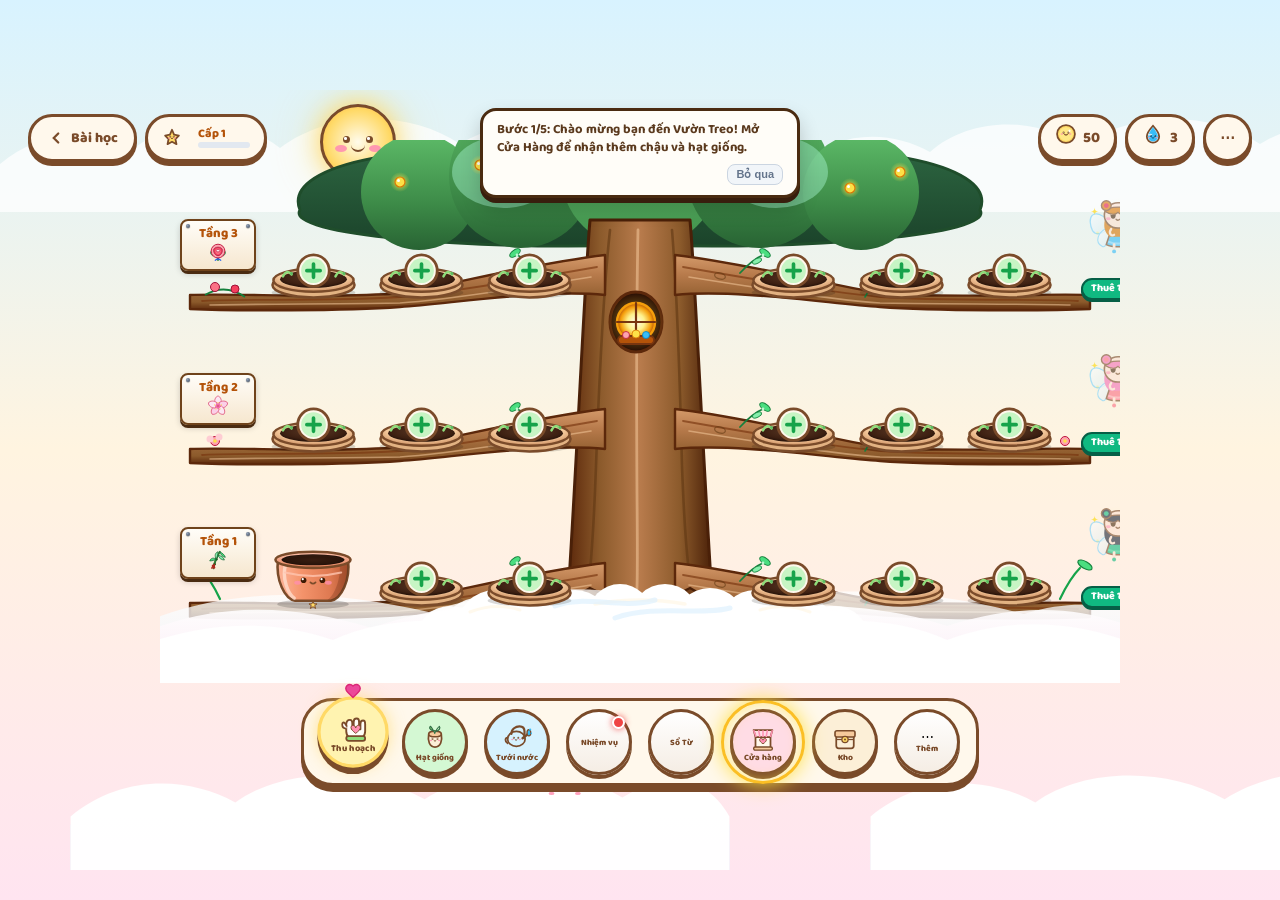
<file: game/farm-demo.html>
<!DOCTYPE html>
<html lang="vi" data-theme="light" data-lang="farm">
<head>
  <meta charset="UTF-8">
  <meta name="viewport" content="width=device-width, initial-scale=1.0">
  <title>Vườn Treo Tri Thức - Demo</title>
  <link rel="preconnect" href="https://fonts.googleapis.com">
  <link rel="preconnect" href="https://fonts.gstatic.com" crossorigin>
  <link href="https://fonts.googleapis.com/css2?family=Baloo+2:wght@500;600;700;800&family=Be+Vietnam+Pro:ital,wght@0,400;0,500;0,600;0,700;1,400&display=swap" rel="stylesheet">
  <link rel="stylesheet" href="../style.css">
  <link rel="stylesheet" href="../themes.css">
  <link rel="stylesheet" href="farm.css">
  <style>
    /* Thanh công cụ Demo hỗ trợ xem thử */
    body {
      margin: 0;
      padding: 0;
      width: 100vw;
      height: 100vh;
      overflow: hidden;
      display: flex;
      flex-direction: column;
    }

    .demo-topbar {
      flex-shrink: 0;
      background: #FFF8EC;
      border-bottom: 3px solid #7A4B2A;
      padding: 8px 16px;
      display: flex;
      align-items: center;
      justify-content: space-between;
      gap: 10px;
      flex-wrap: wrap;
      z-index: 1000;
      box-shadow: 0 4px 12px rgba(122, 75, 42, 0.12);
    }
    [data-theme="dark"] .demo-topbar {
      background: #231C38;
      border-bottom: 3px solid #4A2B14;
    }

    .demo-brand {
      display: flex;
      align-items: center;
      gap: 8px;
      font-weight: 800;
      font-family: 'Baloo 2', cursive, sans-serif;
      font-size: 16px;
      color: #7A4B2A;
    }
    [data-theme="dark"] .demo-brand {
      color: #FFFDF8;
    }

    .demo-actions {
      display: flex;
      align-items: center;
      gap: 8px;
      flex-wrap: wrap;
    }

    .demo-btn {
      background: #FFFDF8;
      color: #7A4B2A;
      border: 2px solid #7A4B2A;
      border-radius: 9999px;
      box-shadow: 0 3px 0 #7A4B2A;
      padding: 4px 12px;
      font-family: 'Baloo 2', cursive, sans-serif;
      font-size: 12px;
      font-weight: 700;
      cursor: pointer;
      display: inline-flex;
      align-items: center;
      gap: 5px;
      transition: all 0.1s cubic-bezier(0.34, 1.56, 0.64, 1);
    }

    .demo-btn:hover {
      background: #FFF0F5;
      transform: translateY(-2px);
      box-shadow: 0 5px 0 #7A4B2A;
    }

    .demo-btn:active {
      transform: translateY(2px) scale(0.96);
      box-shadow: 0 1px 0 #7A4B2A;
    }

    [data-theme="dark"] .demo-btn {
      background: #2B2347;
      color: #FFFDF8;
      border-color: #4A2B14;
      box-shadow: 0 3px 0 #1A1024;
    }
    [data-theme="dark"] .demo-btn:hover {
      background: #3B3160;
    }

    #farm-root {
      flex: 1 1 auto;
      width: 100%;
      height: 100%;
      min-height: 0;
      position: relative;
      overflow: hidden;
    }
  </style>
</head>
<body>

  <!-- Thanh điều khiển Demo -->
  <header class="demo-topbar">
    <div class="demo-brand">
      <span>☁️ Vườn Treo Tri Thức</span>
      <span style="font-weight:600; font-size:12px; opacity:0.65;">(Bản xem thử Demo)</span>
    </div>

    <!-- Widget hiển thị trạng thái Kinh tế ở Header -->
    <div id="demo-header-widget"></div>

    <div class="demo-actions">
      <button class="demo-btn" id="btn-toggle-theme" title="Chuyển đổi giao diện sáng/tối">
        🌓 Sáng / Tối
      </button>
      <button class="demo-btn" id="btn-sim-lesson" title="Mô phỏng hoàn thành 1 bài học">
        📖 +1 Bài (+20🪙, +20KN)
      </button>
      <button class="demo-btn" id="btn-sim-speak" title="Mô phỏng phát âm đạt chuẩn">
        🎙️ +Phát âm (+1💧, +4KN)
      </button>
      <button class="demo-btn" id="btn-sim-coins" title="Thêm xu để mua chậu & hạt giống">
        🪙 +200 Xu
      </button>
      <button class="demo-btn" id="btn-sim-materials" title="Thêm nguyên liệu nâng cấp chậu">
        🧱 +Vật liệu nâng cấp
      </button>
      <button class="demo-btn" id="btn-cheat-grow" title="Làm cây chín ngay để thử thu hoạch">
        ⚡ Cây chín ngay
      </button>
      <button class="demo-btn" id="btn-sim-pets" title="Mở khóa và kích hoạt Linh thú đồng hành">
        🐾 +8 Linh thú
      </button>
      <button class="demo-btn" id="btn-reset-data" style="color:#ef4444;" title="Khôi phục trạng thái ban đầu">
        🔄 Reset
      </button>
    </div>
  </header>

  <!-- Vùng chứa Nông Trại Farm Mount -->
  <div id="farm-root"></div>

  <!-- Nạp scripts -->
  <script src="sprites.js"></script>
  <script src="economy.js"></script>
  <script src="farm.js"></script>
  <script>
    document.addEventListener('DOMContentLoaded', () => {
      // 1. Gắn Widget kinh tế lên header
      if (window.Economy) {
        window.Economy.mountWidget('#demo-header-widget');
      }

      // 2. Gắn Farm vào container
      if (window.Farm) {
        window.Farm.mount('#farm-root');
      }

      // 3. Xử lý nút bật/tắt Theme
      const btnTheme = document.getElementById('btn-toggle-theme');
      if (btnTheme) {
        btnTheme.onclick = () => {
          const currentTheme = document.documentElement.getAttribute('data-theme') || 'light';
          const nextTheme = currentTheme === 'dark' ? 'light' : 'dark';
          document.documentElement.setAttribute('data-theme', nextTheme);
        };
      }

      // 4. Các nút mô phỏng nhanh
      const btnSimLesson = document.getElementById('btn-sim-lesson');
      if (btnSimLesson) {
        btnSimLesson.onclick = () => {
          if (window.Economy) window.Economy.reward('lessonDone');
        };
      }

      const btnSimSpeak = document.getElementById('btn-sim-speak');
      if (btnSimSpeak) {
        btnSimSpeak.onclick = () => {
          if (window.Economy) window.Economy.reward('speakPass');
        };
      }

      const btnSimCoins = document.getElementById('btn-sim-coins');
      if (btnSimCoins) {
        btnSimCoins.onclick = () => {
          if (window.Economy) window.Economy.earn('demo', { coins: 200 });
        };
      }

      const btnSimMats = document.getElementById('btn-sim-materials');
      if (btnSimMats) {
        btnSimMats.onclick = () => {
          if (window.Economy) {
            const state = window.Economy.getState();
            if (state && state.farm) {
              state.farm.materials.clay = (state.farm.materials.clay || 0) + 5;
              state.farm.materials.glaze = (state.farm.materials.glaze || 0) + 3;
              state.farm.materials.jadePowder = (state.farm.materials.jadePowder || 0) + 2;
              state.farm.materials.goldLeaf = (state.farm.materials.goldLeaf || 0) + 1;
              state.farm.fertilizer = (state.farm.fertilizer || 0) + 2;
              window.Economy.saveState();
              window.Economy.showToast('🧱 Đã thêm nguyên liệu nâng cấp chậu & phân bón!');
            }
          }
        };
      }

      const btnCheatGrow = document.getElementById('btn-cheat-grow');
      if (btnCheatGrow) {
        btnCheatGrow.onclick = () => {
          if (window.Economy) {
            const state = window.Economy.getState();
            let count = 0;
            if (state.farm && state.farm.slots) {
              state.farm.slots.forEach(slot => {
                if (slot && slot.pot && slot.pot.crop) {
                  slot.pot.crop.watered = true;
                  slot.pot.crop.lastWateredAt = Date.now() - 3600000;
                  slot.pot.crop.accumulatedGrowthMs = 3600000;
                  count++;
                }
              });
              window.Economy.saveState();
              if (count > 0) {
                window.Economy.showToast(`⚡ Đã làm chín ${count} cây trồng!`);
              } else {
                window.Economy.showToast('Gieo hạt vào chậu trước khi dùng nút này!');
              }
            }
          }
        };
      }

      const btnSimPets = document.getElementById('btn-sim-pets');
      if (btnSimPets) {
        btnSimPets.onclick = () => {
          if (window.Economy) {
            const state = window.Economy.getState();
            state.pets = [
              { id: 'panda', type: 'panda', name: 'Gấu trúc', isEgg: false, level: 3, xp: 140, satiety: 100 },
              { id: 'dragon', type: 'dragon', name: 'Rồng con', isEgg: false, level: 2, xp: 85, satiety: 90 },
              { id: 'maneki_neko', type: 'maneki_neko', name: 'Mèo thần tài', isEgg: false, level: 1, xp: 45, satiety: 95 },
              { id: 'kitsune', type: 'kitsune', name: 'Hồ ly chín đuôi', isEgg: true, eggXpProgress: 70, eggXpNeeded: 100 },
              { id: 'lion', type: 'lion', name: 'Sư tử hoàng gia', isEgg: false, level: 2, xp: 60, satiety: 80 },
              { id: 'owl', type: 'owl', name: 'Cú mèo học giả', isEgg: false, level: 4, xp: 210, satiety: 100 },
              { id: 'misha', type: 'misha', name: 'Gấu Misha', isEgg: false, level: 1, xp: 30, satiety: 85 },
              { id: 'firebird', type: 'firebird', name: 'Chim lửa', isEgg: true, eggXpProgress: 40, eggXpNeeded: 150 }
            ];
            state.activePet = 'panda';
            window.Economy.saveState();
            window.Economy.showToast('🐾 Đã mở khóa 8 Linh thú và chọn Gấu trúc đồng hành!');
            if (window.Farm && typeof window.Farm.onShow === 'function') {
              window.Farm.onShow();
            }
          }
        };
      }

      const btnReset = document.getElementById('btn-reset-data');
      if (btnReset) {
        btnReset.onclick = () => {
          if (confirm('Bạn có chắc muốn đặt lại dữ liệu nông trại về mặc định?')) {
            if (window.Economy) {
              window.Economy._resetState();
              window.Economy.showToast('Đã đặt lại dữ liệu về ban đầu!');
            }
          }
        };
      }
    });
  </script>
</body>
</html>
</file>
<file: style.css>
/* ==========================================================================
   CSS Stylesheet: Web Tĩnh Học Tiếng Trung Cơ Bản
   Giao diện tiếng Việt, Responsive, Light/Dark Mode
   ========================================================================== */

:root {
  --font-base: "Be Vietnam Pro", -apple-system, BlinkMacSystemFont, "Segoe UI", Roboto, Helvetica, Arial, sans-serif;
  --font-hanzi: "Noto Sans SC", "PingFang SC", "Microsoft YaHei", "Hiragino Sans GB", sans-serif;

  /* Light Theme Colors */
  --bg-app: #f8fafc;
  --bg-card: #ffffff;
  --bg-elevated: #f1f5f9;
  --border-color: #e2e8f0;
  --border-highlight: #cbd5e1;

  --text-main: #0f172a;
  --text-sub: #4b5563;
  --text-muted: #4b5563;

  --primary: #2563eb;
  --primary-hover: #1d4ed8;
  --primary-light: #eff6ff;

  --success: #10b981;
  --success-light: #ecfdf5;
  --warning: #f59e0b;
  --warning-light: #fffbeb;
  --danger: #ef4444;
  --danger-light: #fef2f2;

  --tone-1: #3b82f6;
  --tone-2: #10b981;
  --tone-3: #f59e0b;
  --tone-4: #ef4444;
  --tone-5: #8b5cf6;

  --space-1: 4px;
  --space-2: 8px;
  --space-3: 12px;
  --space-4: 16px;
  --space-5: 24px;
  --space-6: 32px;
  --space-7: 48px;

  /* 2-level soft shadows */
  --shadow-sm: 0 1px 3px 0 rgba(0, 0, 0, 0.05), 0 1px 2px -1px rgba(0, 0, 0, 0.04);
  --shadow-md: 0 4px 16px -2px rgba(0, 0, 0, 0.08), 0 2px 6px -2px rgba(0, 0, 0, 0.04);
  --shadow-lg: 0 12px 24px -4px rgba(0, 0, 0, 0.12);

  --radius-sm: 8px;
  --radius-md: 12px;
  --radius-lg: 16px;
  --radius-full: 9999px;
}

[data-theme="dark"] {
  --bg-app: #090d16;
  --bg-card: #131b2e;
  --bg-elevated: #1e293b;
  --border-color: #1e293b;
  --border-highlight: #334155;

  --text-main: #f8fafc;
  --text-sub: #a1a1aa;
  --text-muted: #a1a1aa;

  --primary: #3b82f6;
  --primary-hover: #60a5fa;
  --primary-light: #172554;

  --success: #10b981;
  --success-light: #064e3b;
  --warning: #f59e0b;
  --warning-light: #451a03;
  --danger: #ef4444;
  --danger-light: #450a0a;

  --shadow-sm: 0 1px 3px 0 rgba(0, 0, 0, 0.4);
  --shadow-md: 0 4px 16px -2px rgba(0, 0, 0, 0.35);
  --shadow-lg: 0 12px 24px -4px rgba(0, 0, 0, 0.45);
}

/* Reset & Base */
* {
  box-sizing: border-box;
  margin: 0;
  padding: 0;
}

body {
  font-family: var(--font-base);
  background-color: var(--bg-app);
  color: var(--text-main);
  line-height: 1.5;
  -webkit-font-smoothing: antialiased;
  min-height: 100vh;
}

/* Layout */
.app-layout {
  display: flex;
  flex-direction: column;
  min-height: 100vh;
}

.app-header {
  position: sticky;
  top: 0;
  z-index: 100;
  background-color: var(--bg-card);
  border-bottom: 1px solid var(--border-color);
  backdrop-filter: blur(8px);
}

.header-container {
  width: 100%;
  max-width: 100%;
  margin: 0 auto;
  padding: 0.5rem 1.25rem;
  display: flex;
  align-items: center;
  justify-content: space-between;
  gap: 0.75rem;
  box-sizing: border-box;
}

.header-left {
  display: flex;
  align-items: center;
  gap: 0.75rem;
  flex-shrink: 0;
}

.mobile-menu-btn {
  display: none;
  background: var(--bg-elevated);
  border: 1px solid var(--border-color);
  color: var(--text-main);
  padding: 0.35rem 0.6rem;
  border-radius: var(--radius-md);
  cursor: pointer;
  font-size: 1.1rem;
  line-height: 1;
}

.brand {
  display: flex;
  align-items: center;
  gap: 0;
  text-decoration: none;
  color: var(--text-main);
  line-height: 1;
  flex-shrink: 0;
}

.brand-logo {
  height: 32px;
  width: auto;
  display: block;
  object-fit: contain;
  transition: transform 0.15s ease;
}

.brand-logo:hover {
  transform: scale(1.02);
}

.brand-logo-mark {
  display: none;
  height: 28px;
  width: 28px;
  object-fit: contain;
  transition: transform 0.15s ease;
}

.brand-logo-mark:hover {
  transform: scale(1.05);
}

:root:not([data-theme="dark"]) .brand-logo-dark {
  display: none !important;
}

[data-theme="dark"] .brand-logo-light {
  display: none !important;
}

/* Menu Ngang: Language Selector */
.lang-nav-bar {
  display: flex;
  align-items: center;
  gap: 0.4rem;
  flex: 1 1 auto;
  min-width: 0;
  overflow-x: auto;
  scrollbar-width: none;
  padding: 0.2rem 0;
}

.lang-nav-bar::-webkit-scrollbar {
  display: none;
}

.lang-nav-tab {
  display: inline-flex;
  align-items: center;
  gap: 0.35rem;
  padding: 0.35rem 0.65rem;
  border-radius: var(--radius-full);
  border: 1px solid var(--border-color);
  background: var(--bg-card);
  color: var(--text-sub);
  font-size: 0.82rem;
  font-weight: 500;
  text-decoration: none;
  transition: all 0.15s ease;
  white-space: nowrap;
  flex-shrink: 0;
}

@media (max-width: 1200px) {
  .header-container {
    gap: 0.5rem;
    padding: 0.5rem 0.85rem;
  }
  .header-left {
    gap: 0.5rem;
  }
  .brand-title {
    font-size: 1.02rem;
  }
  .lang-nav-bar {
    gap: 0.3rem;
  }
  .lang-nav-tab {
    padding: 0.25rem 0.42rem;
    font-size: 0.75rem;
    gap: 0.2rem;
  }
  .lang-tab-flag {
    font-size: 0.95rem;
  }
  .header-right-actions {
    gap: 0.4rem;
  }
  .btn-header-farm {
    padding: 0.4rem 0.6rem;
    font-size: 0.82rem;
  }
  .header-wallet-chip .economy-widget-chip {
    padding: 4px 9px !important;
    gap: 6px !important;
    font-size: 11.5px !important;
  }
}

.lang-nav-tab:hover {
  border-color: var(--primary);
  color: var(--primary);
  background: var(--primary-light);
}

.lang-nav-tab.active {
  background: var(--primary);
  color: #ffffff;
  border-color: var(--primary);
  font-weight: 600;
  box-shadow: 0 2px 4px rgba(0, 0, 0, 0.15);
}

.lang-tab-flag {
  font-size: 1.15rem;
  line-height: 1;
}

/* Header Right Actions & Compact Mobile Language Picker */
.header-right-actions {
  display: flex;
  align-items: center;
  gap: 0.5rem;
  flex-shrink: 0;
  margin-left: auto;
}

.lang-picker-wrap {
  display: none;
  position: relative;
}

.btn-lang-picker {
  display: inline-flex;
  align-items: center;
  gap: 0.35rem;
  padding: 0.3rem 0.65rem;
  background: var(--bg-elevated);
  border: 1px solid var(--border-color);
  border-radius: var(--radius-full);
  color: var(--text-main);
  font-size: 0.82rem;
  font-weight: 600;
  cursor: pointer;
  transition: all 0.15s ease;
  height: 34px;
}

.btn-lang-picker:hover {
  border-color: var(--primary);
}

.lang-picker-flag {
  font-size: 1.15rem;
  line-height: 1;
}

.lang-picker-arrow {
  color: var(--text-muted);
  transition: transform 0.2s ease;
}

.btn-lang-picker[aria-expanded="true"] .lang-picker-arrow {
  transform: rotate(180deg);
}

.lang-picker-dropdown {
  position: absolute;
  top: calc(100% + 6px);
  right: 0;
  min-width: 175px;
  background: var(--bg-card);
  border: 1px solid var(--border-color);
  border-radius: var(--radius-md);
  box-shadow: var(--shadow-lg);
  padding: 6px;
  display: none;
  flex-direction: column;
  gap: 3px;
  z-index: 1005;
}

.lang-picker-dropdown.open {
  display: flex;
}

.lang-dropdown-item {
  display: flex;
  align-items: center;
  gap: 0.55rem;
  padding: 0.5rem 0.65rem;
  border-radius: var(--radius-sm);
  text-decoration: none;
  color: var(--text-main);
  font-size: 0.84rem;
  font-weight: 500;
  transition: background 0.15s ease;
}

.lang-dropdown-item:hover {
  background: var(--bg-elevated);
}

.lang-dropdown-item.active {
  background: var(--primary-light);
  color: var(--primary);
  font-weight: 600;
}

.dropdown-item-flag {
  font-size: 1.15rem;
  line-height: 1;
}

.dropdown-item-name {
  flex: 1;
}

.dropdown-item-badge {
  font-size: 0.65rem;
  color: var(--text-muted);
  background: var(--bg-elevated);
  border: 1px solid var(--border-color);
  padding: 0.1rem 0.4rem;
  border-radius: var(--radius-full);
}

.dropdown-item-badge.badge-ready {
  color: var(--success);
  background: var(--success-light);
  border-color: rgba(16, 185, 129, 0.3);
}

.lang-tab-name {
  line-height: 1;
}

.lang-tab-badge {
  font-size: 0.65rem;
  padding: 0.1rem 0.4rem;
  border-radius: 999px;
  background: var(--bg-elevated);
  color: var(--text-muted);
  font-weight: 500;
}

.lang-nav-tab.active .lang-tab-badge {
  background: rgba(255, 255, 255, 0.25);
  color: #ffffff;
}

.header-actions {
  display: flex;
  align-items: center;
  gap: 0.5rem;
  flex-shrink: 0;
}

/* App Body Layout */
.app-body {
  display: flex;
  min-height: calc(100vh - 61px);
  width: 100%;
  position: relative;
}

/* Menu Dọc: Sidebar */
.app-sidebar {
  width: 248px;
  min-width: 248px;
  max-width: 248px;
  flex-shrink: 0;
  background: var(--bg-card);
  border-right: 1px solid var(--border-color);
  display: flex;
  flex-direction: column;
  position: sticky;
  top: 61px;
  height: calc(100vh - 61px);
  overflow-y: auto;
  z-index: 40;
}

.sidebar-header {
  padding: 1rem 1.1rem;
  border-bottom: 1px solid var(--border-color);
}

.sidebar-lang-card {
  display: flex;
  align-items: center;
  gap: 0.75rem;
}

.sidebar-lang-flag {
  font-size: 1.8rem;
  line-height: 1;
}

.sidebar-lang-text {
  display: flex;
  flex-direction: column;
}

.sidebar-lang-name {
  font-size: 0.95rem;
  font-weight: 700;
  color: var(--text-main);
  line-height: 1.2;
}

.sidebar-lang-native {
  font-size: 0.78rem;
  color: var(--text-muted);
}

.sidebar-nav {
  display: flex;
  flex-direction: column;
  padding: 0.6rem 0.5rem;
  gap: 0.2rem;
  flex: 1;
}

.sidebar-nav-item {
  display: flex;
  align-items: center;
  gap: 0.65rem;
  padding: 0.6rem 0.75rem;
  border-radius: var(--radius-md);
  color: var(--text-sub);
  text-decoration: none;
  font-size: 0.88rem;
  font-weight: 500;
  transition: all 0.15s ease;
}

.sidebar-nav-item:hover {
  background: var(--bg-elevated);
  color: var(--text-main);
}

.sidebar-nav-item.active {
  background: var(--primary-light);
  color: var(--primary);
  font-weight: 600;
}

.sidebar-nav-item.dimmed {
  opacity: 0.8;
}

.sidebar-icon {
  font-size: 1.1rem;
  line-height: 1;
}

.sidebar-label {
  flex: 1;
}

.sidebar-badge {
  font-size: 0.65rem;
  background: var(--bg-elevated);
  padding: 0.1rem 0.4rem;
  border-radius: 999px;
  color: var(--text-muted);
}

.sidebar-footer {
  border-top: 1px solid var(--border-color);
  padding: 0.85rem;
  display: flex;
  flex-direction: column;
  gap: 0.75rem;
  background: var(--bg-card);
}

.sidebar-setting-row {
  display: flex;
  align-items: center;
  justify-content: space-between;
  gap: 0.5rem;
}

.setting-label {
  font-size: 0.8rem;
  color: var(--text-sub);
}

.btn-speed {
  background: var(--bg-elevated);
  border: 1px solid var(--border-color);
  color: var(--text-main);
  padding: 0.3rem 0.65rem;
  border-radius: var(--radius-md);
  cursor: pointer;
  font-size: 0.82rem;
  font-weight: 500;
  font-family: inherit;
  transition: all 0.15s ease;
}

.btn-speed:hover {
  border-color: var(--primary);
  color: var(--primary);
}

.sidebar-progress-box {
  background: var(--bg-elevated);
  border: 1px solid var(--border-color);
  border-radius: var(--radius-md);
  padding: 0.65rem 0.75rem;
}

.prog-header {
  display: flex;
  justify-content: space-between;
  align-items: center;
  margin-bottom: 0.4rem;
  font-size: 0.78rem;
  font-weight: 600;
}

.prog-title {
  color: var(--text-main);
}

.prog-fraction {
  color: var(--primary);
}

.prog-track {
  height: 6px;
  background: var(--border-color);
  border-radius: 999px;
  overflow: hidden;
  margin-bottom: 0.4rem;
}

.prog-bar {
  height: 100%;
  background: var(--primary);
  border-radius: 999px;
  transition: width 0.3s ease;
}

.prog-streak {
  display: flex;
  justify-content: space-between;
  align-items: center;
  font-size: 0.75rem;
  color: var(--text-muted);
}

.prog-streak strong {
  color: #f59e0b;
}

/* Main Area */
.app-main {
  flex: 1;
  min-width: 0;
  max-width: 1120px;
  margin: 0 auto;
  padding: 1.5rem 1.75rem 3rem 1.75rem;
  width: 100%;
}

/* Portal Mode: ẩn sidebar và mở rộng toàn trang */
.portal-mode .app-sidebar {
  display: none !important;
}

.portal-mode .mobile-menu-btn {
  display: none !important;
}

.portal-mode .app-main {
  max-width: 1200px;
  margin: 0 auto;
  padding: 2.5rem 1.5rem 3.5rem 1.5rem;
}

/* Chinese Text Font Assignment */
.hanzi-text,
.tone-hanzi,
.pinyin-char,
.drill-hanzi,
.vocab-hanzi,
.card-hanzi,
.writer-preview,
.dia-zh,
.wrong-item .item-zh,
.stroke-char,
.radical-char,
.quiz-char-target,
.char-display {
  font-family: var(--font-hanzi) !important;
}

/* Buttons */
.btn {
  display: inline-flex;
  align-items: center;
  justify-content: center;
  gap: 0.5rem;
  padding: 0.5rem 1rem;
  font-size: 0.9rem;
  font-weight: 500;
  border-radius: var(--radius-md);
  border: 1px solid transparent;
  cursor: pointer;
  transition: all 0.2s ease;
  text-decoration: none;
  font-family: inherit;
}

.btn-primary {
  background-color: var(--primary);
  color: #ffffff;
}

.btn-primary:hover {
  background-color: var(--primary-hover);
}

.btn-outline {
  background-color: transparent;
  border-color: var(--border-color);
  color: var(--text-main);
}

.btn-outline:hover {
  border-color: var(--primary);
  color: var(--primary);
  background-color: var(--primary-light);
}

.btn-icon {
  background: var(--bg-elevated);
  border: 1px solid var(--border-color);
  color: var(--text-main);
  padding: 0.45rem 0.75rem;
  border-radius: var(--radius-md);
  cursor: pointer;
  font-size: 0.9rem;
  display: inline-flex;
  align-items: center;
  gap: 0.25rem;
  transition: background-color 0.2s;
}

.btn-icon:hover {
  border-color: var(--border-highlight);
}

.btn-sm {
  padding: 0.3rem 0.6rem;
  font-size: 0.8rem;
}

.btn-lg {
  padding: 0.75rem 1.5rem;
  font-size: 1rem;
}

/* Tab panes */
.tab-pane {
  display: none;
  animation: fadeIn 0.25s ease-in-out;
}

.tab-pane.active {
  display: block;
}

@keyframes fadeIn {
  from { opacity: 0; transform: translateY(4px); }
  to { opacity: 1; transform: translateY(0); }
}

/* Common UI */
.info-alert {
  background: var(--primary-light);
  border: 1px solid var(--border-color);
  color: var(--text-main);
  padding: 0.75rem 1rem;
  border-radius: var(--radius-md);
  margin-bottom: 1.25rem;
  font-size: 0.9rem;
}

.hidden {
  display: none !important;
}

/* Sub-nav in tabs */
.tab-subnav {
  display: flex;
  gap: 0.5rem;
  overflow-x: auto;
  padding-bottom: 0.75rem;
  margin-bottom: 1.25rem;
  border-bottom: 1px solid var(--border-color);
}

.subnav-btn {
  background: var(--bg-card);
  border: 1px solid var(--border-color);
  padding: 0.5rem 0.9rem;
  border-radius: var(--radius-md);
  font-size: 0.85rem;
  font-weight: 500;
  color: var(--text-sub);
  cursor: pointer;
  white-space: nowrap;
  transition: all 0.2s;
}

.subnav-btn:hover {
  border-color: var(--primary);
}

.subnav-btn.active {
  background: var(--primary);
  color: #fff;
  border-color: var(--primary);
}

.subtab-content {
  display: none;
}

.subtab-content.active {
  display: block;
}

/* ==========================================================================
   1. HOME TAB
   ========================================================================== */
.pane-hero {
  background: var(--bg-card);
  color: var(--text-main);
  border: 1px solid var(--border-color);
  border-left: 4px solid var(--primary);
  border-radius: var(--radius-lg);
  padding: 1.75rem 2rem;
  margin-bottom: 1.5rem;
  box-shadow: var(--shadow-sm);
  position: relative;
  overflow: hidden;
}

.pane-hero h2 {
  font-size: 1.6rem;
  font-weight: 700;
  margin-bottom: 0.4rem;
  color: var(--text-main);
}

.pane-hero p {
  color: var(--text-sub);
  font-size: 0.95rem;
  max-width: 680px;
  line-height: 1.6;
}

.stats-grid {
  display: grid;
  grid-template-columns: repeat(auto-fit, minmax(220px, 1fr));
  gap: 1rem;
  margin-bottom: 2rem;
}

.stat-card {
  background: var(--bg-card);
  border: 1px solid var(--border-color);
  border-radius: var(--radius-md);
  padding: 1.25rem;
  display: flex;
  align-items: center;
  gap: 1rem;
  box-shadow: var(--shadow-sm);
}

.stat-icon {
  font-size: 2rem;
  width: 50px;
  height: 50px;
  background: var(--bg-elevated);
  display: flex;
  align-items: center;
  justify-content: center;
  border-radius: var(--radius-md);
}

.stat-info {
  display: flex;
  flex-direction: column;
}

.stat-value {
  font-size: 1.5rem;
  font-weight: 700;
  color: var(--primary);
}

.stat-label {
  font-size: 0.82rem;
  color: var(--text-muted);
}

.stat-target-wrap {
  display: flex;
  align-items: center;
  gap: 0.35rem;
}

.stat-target-wrap input {
  width: 60px;
  padding: 0.2rem 0.4rem;
  font-size: 1.2rem;
  font-weight: 700;
  border: 1px solid var(--border-color);
  border-radius: var(--radius-sm);
  background: var(--bg-elevated);
  color: var(--text-main);
  text-align: center;
}

.stat-unit {
  font-size: 0.85rem;
  color: var(--text-sub);
}

.section-block {
  margin-bottom: 2rem;
}

.section-title {
  font-size: 1.2rem;
  font-weight: 700;
  margin-bottom: 1rem;
}

.roadmap-grid {
  display: grid;
  grid-template-columns: repeat(auto-fit, minmax(250px, 1fr));
  gap: 1rem;
}

.roadmap-card {
  background: var(--bg-card);
  border: 1px solid var(--border-color);
  border-radius: var(--radius-md);
  padding: 1.25rem;
  text-decoration: none;
  color: var(--text-main);
  display: flex;
  flex-direction: column;
  transition: all 0.2s ease;
  position: relative;
}

.roadmap-card:hover {
  transform: translateY(-3px);
  border-color: var(--primary);
  box-shadow: var(--shadow-md);
}

.step-badge {
  display: inline-block;
  align-self: flex-start;
  background: var(--primary-light);
  color: var(--primary);
  font-size: 0.75rem;
  font-weight: 600;
  padding: 0.2rem 0.5rem;
  border-radius: var(--radius-sm);
  margin-bottom: 0.75rem;
}

.roadmap-card h4 {
  font-size: 1rem;
  font-weight: 600;
  margin-bottom: 0.5rem;
}

.roadmap-card p {
  font-size: 0.85rem;
  color: var(--text-sub);
  margin-bottom: 1rem;
  flex: 1;
}

.card-link {
  font-size: 0.85rem;
  font-weight: 600;
  color: var(--primary);
}

.quick-actions-bar {
  display: flex;
  gap: 1rem;
  flex-wrap: wrap;
}

/* ==========================================================================
   2. PINYIN TAB
   ========================================================================== */
.pinyin-cards-grid {
  display: grid;
  grid-template-columns: repeat(auto-fill, minmax(140px, 1fr));
  gap: 0.75rem;
}

.pinyin-cell-card {
  background: var(--bg-card);
  border: 1px solid var(--border-color);
  border-radius: var(--radius-md);
  padding: 0.85rem;
  text-align: center;
  cursor: pointer;
  transition: all 0.2s ease;
  display: flex;
  flex-direction: column;
  gap: 0.35rem;
}

.pinyin-cell-card:hover {
  border-color: var(--primary);
  transform: translateY(-2px);
  box-shadow: var(--shadow-sm);
  background: var(--primary-light);
}

.pinyin-cell-symbol {
  font-size: 1.5rem;
  font-weight: 700;
  color: var(--primary);
}

.pinyin-cell-ex {
  font-size: 0.9rem;
  font-family: var(--font-hanzi);
  color: var(--text-sub);
}

.pinyin-cell-vi {
  font-size: 0.75rem;
  color: var(--text-muted);
  line-height: 1.2;
}

/* Tones Grid & SVG pitch curves */
.tones-grid {
  display: grid;
  grid-template-columns: repeat(auto-fit, minmax(220px, 1fr));
  gap: 1rem;
}

.tone-card {
  background: var(--bg-card);
  border: 1px solid var(--border-color);
  border-radius: var(--radius-md);
  padding: 1.25rem;
  display: flex;
  flex-direction: column;
  align-items: center;
  text-align: center;
  cursor: pointer;
  transition: all 0.2s ease;
}

.tone-card:hover {
  border-color: var(--primary);
  box-shadow: var(--shadow-sm);
}

.tone-card-header {
  display: flex;
  align-items: center;
  gap: 0.5rem;
  margin-bottom: 0.5rem;
}

.tone-mark {
  font-size: 1.8rem;
  font-weight: 700;
  color: var(--primary);
}

.tone-title {
  font-size: 1rem;
  font-weight: 600;
}

.tone-svg-wrap {
  width: 140px;
  height: 90px;
  margin: 0.5rem 0;
  background: var(--bg-elevated);
  border-radius: var(--radius-sm);
  padding: 0.35rem;
}

.tone-svg {
  width: 100%;
  height: 100%;
}

.tone-desc {
  font-size: 0.8rem;
  color: var(--text-sub);
  margin-top: 0.5rem;
}

.tone-play-btn {
  margin-top: 0.75rem;
  font-size: 0.8rem;
  color: var(--primary);
  font-weight: 600;
}

/* Tone Rules */
.rules-container {
  display: flex;
  flex-direction: column;
  gap: 1rem;
}

.rule-card {
  background: var(--bg-card);
  border: 1px solid var(--border-color);
  border-radius: var(--radius-md);
  padding: 1.25rem;
}

.rule-header {
  display: flex;
  align-items: center;
  gap: 0.75rem;
  margin-bottom: 0.5rem;
}

.rule-badge {
  background: var(--warning-light);
  color: var(--warning);
  font-size: 0.75rem;
  font-weight: 700;
  padding: 0.2rem 0.5rem;
  border-radius: var(--radius-sm);
}

.rule-desc {
  font-size: 0.9rem;
  color: var(--text-sub);
  margin-bottom: 1rem;
}

.rule-examples {
  display: grid;
  grid-template-columns: repeat(auto-fit, minmax(200px, 1fr));
  gap: 0.75rem;
}

.rule-ex-item {
  background: var(--bg-elevated);
  border: 1px solid var(--border-color);
  border-radius: var(--radius-sm);
  padding: 0.75rem;
  display: flex;
  flex-direction: column;
  gap: 0.25rem;
  cursor: pointer;
  transition: all 0.15s ease;
}

.rule-ex-item:hover {
  border-color: var(--primary);
}

.rule-ex-item .zh {
  font-size: 1.2rem;
  font-weight: 600;
  font-family: var(--font-hanzi);
}

.rule-ex-item .py {
  font-size: 0.85rem;
  color: var(--primary);
}

.rule-ex-item .vi {
  font-size: 0.8rem;
  color: var(--text-muted);
}

.rule-ex-item .ex-audio {
  font-size: 0.75rem;
  color: var(--primary);
  font-weight: 500;
  margin-top: 0.25rem;
}

/* Tone Drill */
.drill-wrapper {
  max-width: 600px;
  margin: 0 auto;
}

.drill-card {
  background: var(--bg-card);
  border: 1px solid var(--border-color);
  border-radius: var(--radius-lg);
  padding: 2rem;
  box-shadow: var(--shadow-md);
  text-align: center;
}

.drill-header {
  display: flex;
  justify-content: space-between;
  align-items: center;
  margin-bottom: 1rem;
  flex-wrap: wrap;
  gap: 0.5rem;
}

.drill-score {
  font-weight: 700;
  color: var(--primary);
}

.drill-instruction {
  font-size: 0.9rem;
  color: var(--text-sub);
  margin-bottom: 1.5rem;
}

.drill-play-area {
  display: flex;
  flex-direction: column;
  align-items: center;
  gap: 1rem;
  margin-bottom: 1.5rem;
}

.btn-play-large {
  padding: 0.9rem 1.8rem;
  font-size: 1.1rem;
  border-radius: var(--radius-full);
}

.drill-hanzi {
  font-size: 2.5rem;
  font-family: var(--font-hanzi);
  font-weight: 700;
  min-height: 3.5rem;
  color: var(--text-main);
}

.drill-options-grid {
  display: grid;
  grid-template-columns: 1fr 1fr;
  gap: 0.75rem;
  margin-bottom: 1.5rem;
}

.drill-opt {
  padding: 0.85rem;
  font-size: 0.95rem;
  display: flex;
  align-items: center;
  justify-content: center;
  gap: 0.5rem;
}

.drill-opt .tone-sym {
  font-size: 1.4rem;
  font-weight: 700;
}

.drill-opt.correct {
  background-color: var(--success-light);
  border-color: var(--success);
  color: var(--success);
}

.drill-opt.wrong {
  background-color: var(--danger-light);
  border-color: var(--danger);
  color: var(--danger);
}

.drill-feedback {
  padding: 0.75rem;
  border-radius: var(--radius-md);
  margin-bottom: 1.25rem;
  font-size: 0.9rem;
  font-weight: 500;
}

.drill-feedback.is-correct {
  background: var(--success-light);
  color: var(--success);
  border: 1px solid var(--success);
}

.drill-feedback.is-wrong {
  background: var(--danger-light);
  color: var(--danger);
  border: 1px solid var(--danger);
}

/* ==========================================================================
   3. VOCABULARY TAB
   ========================================================================== */
.toolbar {
  display: flex;
  gap: 1rem;
  margin-bottom: 1rem;
  flex-wrap: wrap;
}

.search-wrap {
  flex: 1;
  min-width: 250px;
}

.search-wrap input,
.filter-wrap select,
.form-select {
  width: 100%;
  padding: 0.65rem 0.9rem;
  border: 1px solid var(--border-color);
  border-radius: var(--radius-md);
  background: var(--bg-card);
  color: var(--text-main);
  font-size: 0.9rem;
  font-family: inherit;
  outline: none;
}

.search-wrap input:focus,
.filter-wrap select:focus,
.form-select:focus {
  border-color: var(--primary);
}

.vocab-count-indicator {
  font-size: 0.85rem;
  color: var(--text-muted);
  margin-bottom: 1rem;
}

.vocab-grid {
  display: grid;
  grid-template-columns: repeat(auto-fill, minmax(280px, 1fr));
  gap: 1rem;
}

.vocab-card {
  background: var(--bg-card);
  border: 1px solid var(--border-color);
  border-radius: var(--radius-md);
  padding: 1.15rem;
  display: flex;
  flex-direction: column;
  gap: 0.45rem;
  box-shadow: var(--shadow-sm);
  transition: border-color 0.2s, transform 0.2s, box-shadow 0.2s;
}

.vocab-card:hover {
  border-color: var(--primary);
  transform: translateY(-2px);
  box-shadow: var(--shadow-md);
}

.vocab-card-header {
  display: flex;
  justify-content: space-between;
  align-items: baseline;
  gap: 0.5rem;
}

.vocab-hanzi {
  font-size: 2.1rem;
  font-weight: 700;
  font-family: var(--font-hanzi);
  color: var(--text-main);
  line-height: 1.1;
  cursor: pointer;
  transition: color 0.15s ease;
}

.vocab-hanzi:hover {
  color: var(--primary);
}

.vocab-card-actions {
  display: flex;
  gap: 0.35rem;
}

.vocab-pinyin {
  font-size: 1.05rem;
  font-weight: 600;
  color: var(--primary);
}

.vocab-vi {
  font-size: 0.95rem;
  color: var(--text-main);
  line-height: 1.4;
}

.vocab-meta {
  display: flex;
  align-items: center;
  gap: 0.4rem;
}

.badge {
  font-size: 0.72rem;
  padding: 0.15rem 0.45rem;
  border-radius: var(--radius-sm);
  background: var(--bg-elevated);
  color: var(--text-muted);
  border: 1px solid var(--border-color);
  font-weight: 500;
}

.vocab-ex-box {
  background: var(--bg-elevated);
  border-radius: var(--radius-sm);
  padding: 0.55rem 0.7rem;
  font-size: 0.82rem;
  margin-top: 0.25rem;
  border-left: 3px solid var(--primary);
  display: flex;
  flex-direction: column;
  gap: 0.2rem;
}

.vocab-ex-zh {
  font-family: var(--font-hanzi);
  font-weight: 600;
  color: var(--text-main);
  display: flex;
  justify-content: space-between;
  align-items: center;
}

.vocab-ex-py {
  color: var(--primary);
  font-size: 0.78rem;
}

.vocab-ex-vi {
  color: var(--text-sub);
}

.vocab-footer {
  margin-top: auto;
  padding-top: 0.65rem;
  border-top: 1px solid var(--border-color);
  display: flex;
  gap: 0.5rem;
  align-items: center;
  justify-content: space-between;
}

.vocab-footer .btn {
  flex: 1;
  display: inline-flex;
  align-items: center;
  justify-content: center;
  gap: 0.35rem;
  padding: 0.42rem 0.5rem;
  font-size: 0.82rem;
  white-space: nowrap;
}

.vocab-speaker-svg,
.vocab-ex-audio svg {
  color: var(--primary) !important;
  stroke: var(--primary) !important;
}

/* ==========================================================================
   4. FLASHCARDS TAB (SM-2)
   ========================================================================== */
.flashcard-controls {
  display: flex;
  justify-content: space-between;
  align-items: center;
  margin-bottom: 1.5rem;
  flex-wrap: wrap;
  gap: 12px;
}

.fc-filter-group {
  display: flex;
  align-items: center;
  gap: 12px;
  flex-wrap: wrap;
}

.fc-filter-group label {
  font-size: 0.85rem;
  font-weight: 500;
  color: var(--text-sub);
}

.fc-counter {
  display: inline-flex;
  align-items: center;
  gap: 0.25rem;
  font-size: 0.85rem;
  font-weight: 600;
  color: var(--primary);
  background: var(--primary-light);
  border: 1px solid var(--border-color);
  padding: 0.35rem 0.85rem;
  border-radius: var(--radius-full);
  white-space: nowrap;
  margin-left: auto;
}

/* 3D Flip Card */
.flashcard-scene {
  max-width: 520px;
  height: 340px;
  margin: 0 auto 1.5rem auto;
  perspective: 1000px;
  cursor: pointer;
}

.flashcard-card {
  width: 100%;
  height: 100%;
  position: relative;
  transform-style: preserve-3d;
  transition: transform 0.45s cubic-bezier(0.4, 0, 0.2, 1);
  box-shadow: var(--shadow-lg);
  border-radius: var(--radius-lg);
}

.flashcard-card.flipped {
  transform: rotateY(180deg);
}

.fc-face {
  position: absolute;
  width: 100%;
  height: 100%;
  backface-visibility: hidden;
  -webkit-backface-visibility: hidden;
  border-radius: var(--radius-lg);
  background: var(--bg-card);
  border: 1px solid var(--border-color);
  padding: 1.5rem;
  display: flex;
  flex-direction: column;
  justify-content: space-between;
}

.fc-front {
  text-align: center;
  align-items: center;
}

.fc-badge {
  background: var(--primary-light);
  color: var(--primary);
  font-size: 0.78rem;
  font-weight: 600;
  padding: 0.25rem 0.65rem;
  border-radius: var(--radius-full);
}

.fc-hanzi {
  font-size: 4rem;
  font-weight: 700;
  font-family: var(--font-hanzi);
  color: var(--text-main);
  margin: auto 0;
}

.fc-hint {
  font-size: 0.82rem;
  color: var(--text-muted);
  display: inline-flex;
  align-items: center;
  justify-content: center;
  gap: 0.4rem;
  margin-top: 1rem;
}

.fc-hint kbd {
  display: inline-block;
  padding: 0.15rem 0.5rem;
  font-size: 0.72rem;
  font-weight: 700;
  font-family: ui-monospace, SFMono-Regular, Menlo, Monaco, Consolas, monospace;
  color: var(--text-main);
  background: var(--bg-elevated);
  border: 1px solid var(--border-color);
  border-radius: 4px;
  box-shadow: 0 1px 0 1px var(--border-color);
  line-height: 1.2;
}

.fc-back {
  transform: rotateY(180deg);
  text-align: center;
}

.fc-back-header {
  display: flex;
  justify-content: space-between;
  align-items: center;
}

.fc-hanzi-sm {
  font-size: 2.2rem;
  font-weight: 700;
  font-family: var(--font-hanzi);
  color: var(--text-main);
}

.fc-pinyin {
  font-size: 1.3rem;
  font-weight: 600;
  color: var(--primary);
}

.fc-vi {
  font-size: 1.1rem;
  font-weight: 600;
  color: var(--text-main);
  margin-bottom: 0.5rem;
}

.fc-example-box {
  background: var(--bg-elevated);
  border-radius: var(--radius-md);
  padding: 0.75rem;
  font-size: 0.85rem;
  text-align: left;
}

.fc-example-box .ex-zh {
  font-family: var(--font-hanzi);
  font-weight: 600;
  color: var(--text-main);
}

.fc-example-box .ex-py {
  color: var(--primary);
  font-size: 0.8rem;
}

.fc-example-box .ex-vi {
  color: var(--text-sub);
  margin-bottom: 0.35rem;
}

/* Rating Bar */
.fc-rating-actions {
  max-width: 520px;
  margin: 0 auto;
  display: grid;
  grid-template-columns: repeat(4, 1fr);
  gap: 6px;
  padding: 0 4px;
}

.btn-rate {
  display: flex;
  flex-direction: column;
  align-items: center;
  justify-content: center;
  padding: 0.65rem 0.4rem;
  border-radius: 10px !important;
  cursor: pointer;
  border: none !important;
  font-family: inherit;
  transition: transform 0.15s ease, filter 0.15s ease, box-shadow 0.15s ease;
  color: #ffffff !important;
  box-shadow: 0 1px 3px rgba(0, 0, 0, 0.15);
}

.btn-rate .rate-name {
  font-size: 0.95rem;
  font-weight: 700;
  line-height: 1.2;
}

.btn-rate .rate-key {
  font-size: 0.72rem;
  opacity: 0.75;
  margin-top: 3px;
  font-weight: 500;
  letter-spacing: 0.02em;
}

/* Quên: Chu sa #A23B2A */
.rate-again {
  background-color: #A23B2A !important;
  border: none !important;
}

/* Khó: Đất nung #9A5522 */
.rate-hard {
  background-color: #9A5522 !important;
  border: none !important;
}

/* Nhớ: Lục bảo sẫm #2F6B4F */
.rate-good {
  background-color: #2F6B4F !important;
  border: none !important;
}

/* Dễ: Chàm #2E4A7D */
.rate-easy {
  background-color: #2E4A7D !important;
  border: none !important;
}

.btn-rate:hover {
  transform: translateY(-2px);
  filter: brightness(1.15);
  box-shadow: 0 4px 10px rgba(0, 0, 0, 0.2);
}

/* Completed box */
.completed-box {
  max-width: 500px;
  margin: 2rem auto;
  text-align: center;
  background: var(--bg-card);
  border: 1px solid var(--border-color);
  border-radius: var(--radius-lg);
  padding: 2.5rem 1.5rem;
  box-shadow: var(--shadow-md);
}

.completed-icon {
  font-size: 3rem;
  margin-bottom: 0.5rem;
}

.completed-box h3 {
  font-size: 1.3rem;
  margin-bottom: 0.5rem;
}

.completed-box p {
  color: var(--text-sub);
  font-size: 0.9rem;
  margin-bottom: 1.5rem;
}

.completed-actions {
  display: flex;
  justify-content: center;
  gap: 1rem;
  flex-wrap: wrap;
}

/* ==========================================================================
   5. WRITING TAB
   ========================================================================== */
.writing-layout {
  display: grid;
  grid-template-columns: 360px 1fr;
  gap: 1.5rem;
}

@media (max-width: 860px) {
  .writing-layout {
    grid-template-columns: minmax(0, 1fr);
  }
}

.writing-canvas-col {
  background: var(--bg-card);
  border: 1px solid var(--border-color);
  border-radius: var(--radius-lg);
  padding: 1.25rem;
  display: flex;
  flex-direction: column;
  align-items: center;
}

.writer-topbar {
  width: 100%;
  display: flex;
  flex-direction: column;
  gap: 0.75rem;
  margin-bottom: 1.25rem;
}

.writer-char-picker,
.writer-custom-input {
  display: flex;
  gap: 0.5rem;
  align-items: center;
  width: 100%;
}

.writer-custom-input input {
  flex: 1;
  padding: 0.5rem;
  border: 1px solid var(--border-color);
  border-radius: var(--radius-md);
  background: var(--bg-card);
  color: var(--text-main);
  text-align: center;
  font-size: 1rem;
}

.canvas-wrap {
  display: flex;
  flex-direction: column;
  align-items: center;
  margin-bottom: 1.25rem;
}

.writer-box {
  width: 260px;
  height: 260px;
  background: var(--bg-elevated);
  border: 2px solid var(--border-highlight);
  border-radius: var(--radius-md);
  position: relative;
  box-shadow: inset 0 0 10px rgba(0, 0, 0, 0.05);
  display: flex;
  align-items: center;
  justify-content: center;
}

/* 米字格 Mi Zi Ge guidelines */
.writer-box::before,
.writer-box::after {
  content: '';
  position: absolute;
  pointer-events: none;
}

.writer-status {
  margin-top: 0.5rem;
  font-size: 0.85rem;
  color: var(--text-sub);
  min-height: 1.2rem;
}

.writer-controls {
  display: flex;
  flex-wrap: wrap;
  gap: 0.5rem;
  justify-content: center;
  width: 100%;
}

/* Radicals Explorer */
.radicals-col {
  background: var(--bg-card);
  border: 1px solid var(--border-color);
  border-radius: var(--radius-lg);
  padding: 1.25rem;
  display: flex;
  flex-direction: column;
}

.radicals-header {
  display: flex;
  justify-content: space-between;
  align-items: center;
  margin-bottom: 1rem;
  flex-wrap: wrap;
  gap: 0.5rem;
}

.radicals-header h3 {
  font-size: 1.1rem;
}

.radicals-header input {
  padding: 0.4rem 0.75rem;
  border: 1px solid var(--border-color);
  border-radius: var(--radius-md);
  background: var(--bg-elevated);
  color: var(--text-main);
  font-size: 0.85rem;
}

.radicals-table-wrap {
  overflow-y: auto;
  max-height: 480px;
}

.radicals-table {
  width: 100%;
  border-collapse: collapse;
  font-size: 0.9rem;
}

.radicals-table th,
.radicals-table td {
  padding: 0.6rem 0.75rem;
  text-align: left;
  border-bottom: 1px solid var(--border-color);
}

.radicals-table th {
  background: var(--bg-elevated);
  position: sticky;
  top: 0;
  z-index: 2;
  font-weight: 600;
  font-size: 0.82rem;
  color: var(--text-sub);
}

.radicals-table td.rad-char {
  font-size: 1.4rem;
  font-family: var(--font-hanzi);
  font-weight: 700;
  color: var(--primary);
}

.radicals-table td.rad-alt {
  font-size: 1.2rem;
  font-family: var(--font-hanzi);
  color: var(--text-sub);
}

.radicals-table td.rad-ex {
  font-family: var(--font-hanzi);
  font-size: 1rem;
}

.btn-practice-rad {
  padding: 0.2rem 0.5rem;
  font-size: 0.75rem;
  border-radius: var(--radius-sm);
  background: var(--primary-light);
  color: var(--primary);
  border: 1px solid var(--primary);
  cursor: pointer;
}

.btn-practice-rad:hover {
  background: var(--primary);
  color: #fff;
}

/* ==========================================================================
   6. QUIZ TAB
   ========================================================================== */
.quiz-container {
  max-width: 650px;
  margin: 0 auto;
}

.quiz-card-box {
  background: var(--bg-card);
  border: 1px solid var(--border-color);
  border-radius: var(--radius-lg);
  padding: 2rem;
  box-shadow: var(--shadow-md);
  text-align: center;
}

.quiz-meta-info {
  display: flex;
  justify-content: center;
  gap: 1.25rem;
  margin: 1.5rem 0 2rem 0;
  font-size: 0.85rem;
  color: var(--text-sub);
  flex-wrap: wrap;
}

.quiz-progress-bar {
  width: 100%;
  height: 6px;
  background: var(--bg-elevated);
  border-radius: var(--radius-full);
  margin-bottom: 1.25rem;
  overflow: hidden;
}

.progress-fill {
  height: 100%;
  background: var(--primary);
  width: 10%;
  transition: width 0.3s ease;
}

.quiz-top-info {
  display: flex;
  justify-content: space-between;
  align-items: center;
  margin-bottom: 1.5rem;
  font-size: 0.9rem;
  color: var(--text-sub);
}

.quiz-question-display {
  margin-bottom: 1.75rem;
  min-height: 80px;
  display: flex;
  flex-direction: column;
  align-items: center;
  justify-content: center;
}

.quiz-prompt {
  font-size: 2.5rem;
  font-weight: 700;
  font-family: var(--font-hanzi);
  color: var(--text-main);
}

.quiz-prompt.vi-text {
  font-size: 1.5rem;
  font-family: var(--font-base);
}

.quiz-options-grid {
  display: grid;
  grid-template-columns: 1fr 1fr;
  gap: 0.85rem;
  margin-bottom: 1.5rem;
}

@media (max-width: 540px) {
  .quiz-options-grid {
    grid-template-columns: 1fr;
  }
}

.quiz-opt-btn {
  padding: 1rem 0.85rem;
  border-radius: var(--radius-md);
  border: 1px solid var(--border-color);
  background: var(--bg-elevated);
  color: var(--text-main);
  font-size: 1.05rem;
  cursor: pointer;
  font-family: inherit;
  transition: all 0.15s ease;
  display: flex;
  align-items: center;
  justify-content: center;
}

.quiz-opt-btn:hover:not(:disabled) {
  border-color: var(--primary);
  background: var(--primary-light);
}

.quiz-opt-btn.correct {
  background: var(--success-light) !important;
  border-color: var(--success) !important;
  color: var(--success) !important;
  font-weight: 600;
}

.quiz-opt-btn.wrong {
  background: var(--danger-light) !important;
  border-color: var(--danger) !important;
  color: var(--danger) !important;
}

.quiz-feedback {
  padding: 0.75rem;
  border-radius: var(--radius-md);
  font-size: 0.9rem;
  margin-bottom: 1.25rem;
}

.quiz-feedback.correct {
  background: var(--success-light);
  color: var(--success);
}

.quiz-feedback.wrong {
  background: var(--danger-light);
  color: var(--danger);
}

.result-card .result-icon {
  font-size: 3.5rem;
  margin-bottom: 0.5rem;
}

.result-score {
  font-size: 2rem;
  font-weight: 700;
  color: var(--primary);
  margin: 1rem 0;
}

.wrong-section {
  text-align: left;
  margin: 1.5rem 0;
  border-top: 1px solid var(--border-color);
  padding-top: 1.25rem;
}

.wrong-section h3 {
  font-size: 1rem;
  margin-bottom: 0.75rem;
}

.wrong-list {
  display: flex;
  flex-direction: column;
  gap: 0.5rem;
  max-height: 200px;
  overflow-y: auto;
  margin-bottom: 1rem;
}

.wrong-item {
  background: var(--bg-elevated);
  border: 1px solid var(--border-color);
  border-radius: var(--radius-sm);
  padding: 0.5rem 0.75rem;
  display: flex;
  justify-content: space-between;
  align-items: center;
  font-size: 0.85rem;
}

.wrong-item .item-zh {
  font-family: var(--font-hanzi);
  font-weight: 700;
  font-size: 1.1rem;
}

.wrong-actions {
  display: flex;
  justify-content: center;
}

.result-actions {
  display: flex;
  justify-content: center;
  gap: 1rem;
  margin-top: 1.5rem;
  flex-wrap: wrap;
}

/* ==========================================================================
   7. DIALOGUES TAB
   ========================================================================== */
.dialogue-layout {
  display: grid;
  grid-template-columns: 280px 1fr;
  gap: 1.5rem;
}

@media (max-width: 820px) {
  .dialogue-layout {
    grid-template-columns: 1fr;
  }
}

.dialogue-sidebar {
  background: var(--bg-card);
  border: 1px solid var(--border-color);
  border-radius: var(--radius-lg);
  padding: 1rem;
  height: fit-content;
}

.dialogue-sidebar-header h3 {
  font-size: 1rem;
  margin-bottom: 0.75rem;
  color: var(--text-sub);
}

.dialogue-nav-list {
  display: flex;
  flex-direction: column;
  gap: 0.35rem;
}

.dia-nav-item {
  padding: 0.6rem 0.75rem;
  border-radius: var(--radius-md);
  font-size: 0.88rem;
  font-weight: 500;
  cursor: pointer;
  color: var(--text-main);
  background: transparent;
  border: none;
  text-align: left;
  transition: all 0.15s ease;
}

.dia-nav-item:hover {
  background: var(--bg-elevated);
  color: var(--primary);
}

.dia-nav-item.active {
  background: var(--primary-light);
  color: var(--primary);
  font-weight: 600;
}

.dialogue-content-area {
  background: var(--bg-card);
  border: 1px solid var(--border-color);
  border-radius: var(--radius-lg);
  padding: 1.5rem;
}

.dialogue-header-bar {
  display: flex;
  justify-content: space-between;
  align-items: center;
  margin-bottom: 1.5rem;
  padding-bottom: 1rem;
  border-bottom: 1px solid var(--border-color);
  flex-wrap: wrap;
  gap: 1rem;
}

.dialogue-controls {
  display: flex;
  align-items: center;
  gap: 0.75rem;
  flex-wrap: wrap;
}

.toggle-control {
  display: flex;
  align-items: center;
  gap: 0.35rem;
  font-size: 0.85rem;
  color: var(--text-sub);
  cursor: pointer;
}

.dialogue-lines-list {
  display: flex;
  flex-direction: column;
  gap: 1rem;
}

.dia-line-row {
  display: flex;
  gap: 0.75rem;
  padding: 0.85rem;
  border-radius: var(--radius-md);
  border: 1px solid transparent;
  transition: all 0.2s ease;
}

.dia-line-row:hover {
  background: var(--bg-elevated);
}

.dia-line-row.playing {
  background: var(--primary-light);
  border-color: var(--primary);
}

.dia-speaker-tag {
  width: 32px;
  height: 32px;
  border-radius: var(--radius-full);
  background: var(--primary);
  color: #fff;
  display: flex;
  align-items: center;
  justify-content: center;
  font-weight: 700;
  font-size: 0.85rem;
  flex-shrink: 0;
}

.dia-speaker-tag.speaker-B {
  background: var(--success);
}

.dia-line-body {
  flex: 1;
  display: flex;
  flex-direction: column;
  gap: 0.2rem;
}

.dia-zh {
  font-size: 1.25rem;
  font-weight: 600;
  font-family: var(--font-hanzi);
  color: var(--text-main);
}

.dia-py {
  font-size: 0.88rem;
  color: var(--primary);
}

.dia-vi {
  font-size: 0.85rem;
  color: var(--text-sub);
}

.dia-py.hidden,
.dia-vi.hidden {
  display: none;
}

.dia-audio-btn {
  background: transparent;
  border: none;
  cursor: pointer;
  font-size: 1.1rem;
  padding: 0.35rem;
  color: var(--text-muted);
  align-self: flex-start;
  transition: color 0.15s;
}

.dia-audio-btn:hover {
  color: var(--primary);
}

/* ==========================================================================
   Toast Notifications
   ========================================================================== */
.toast-container {
  position: fixed;
  bottom: 1.5rem;
  right: 1.5rem;
  z-index: 100;
  display: flex;
  flex-direction: column;
  gap: 0.5rem;
  pointer-events: none;
}

.toast {
  background: var(--text-main);
  color: var(--bg-card);
  padding: 0.75rem 1rem;
  border-radius: var(--radius-md);
  box-shadow: var(--shadow-lg);
  font-size: 0.88rem;
  max-width: 350px;
  pointer-events: auto;
  display: flex;
  align-items: center;
  gap: 0.5rem;
  animation: slideUp 0.25s ease-out;
}

.toast.toast-warning {
  background: #d97706;
  color: #ffffff;
}

.toast.toast-success {
  background: #059669;
  color: #ffffff;
}

@keyframes slideUp {
  from { opacity: 0; transform: translateY(12px); }
  to { opacity: 1; transform: translateY(0); }
}

/* Không cho tab Luyện viết tràn ngang trên điện thoại */
.writing-layout > * { min-width: 0; }
.writer-custom-input input, .writer-char-picker select { min-width: 0; flex: 1 1 auto; max-width: 100%; }

/* (Old portal styles removed - see portal.css) */

/* ==========================================================================
   COMING SOON VIEW (Ngôn ngữ chưa có)
   ========================================================================== */
.coming-soon-wrapper {
  max-width: 660px;
  margin: 1.5rem auto;
  background: var(--bg-card);
  border: 1px solid var(--border-color);
  border-radius: var(--radius-lg);
  padding: 2.75rem 2rem;
  text-align: center;
  box-shadow: var(--shadow-sm);
}

.coming-soon-badge-top {
  display: inline-block;
  background: var(--warning-light);
  color: var(--warning);
  font-size: 0.78rem;
  font-weight: 600;
  padding: 0.25rem 0.75rem;
  border-radius: 999px;
  margin-bottom: 1.25rem;
  border: 1px solid rgba(245, 158, 11, 0.2);
}

.coming-soon-flag {
  font-size: 4.5rem;
  line-height: 1;
  margin-bottom: 1rem;
}

.coming-soon-title {
  font-size: 1.65rem;
  font-weight: 700;
  color: var(--text-main);
  margin-bottom: 0.4rem;
  line-height: 1.3;
}

.coming-soon-native {
  font-size: 0.95rem;
  color: var(--text-muted);
  margin-bottom: 1.25rem;
  font-weight: 500;
}

.coming-soon-desc {
  font-size: 0.95rem;
  color: var(--text-sub);
  line-height: 1.6;
  margin-bottom: 1.75rem;
  max-width: 540px;
  margin-left: auto;
  margin-right: auto;
}

.coming-soon-preview-box {
  background: var(--bg-elevated);
  border: 1px solid var(--border-color);
  border-radius: var(--radius-md);
  padding: 1.25rem;
  margin-bottom: 2rem;
  text-align: left;
}

.coming-soon-preview-box h3 {
  font-size: 0.88rem;
  font-weight: 600;
  color: var(--text-main);
  margin-bottom: 0.75rem;
}

.cs-preview-tags {
  display: flex;
  flex-wrap: wrap;
  gap: 0.5rem;
}

.cs-preview-tag {
  display: inline-flex;
  align-items: center;
  gap: 0.4rem;
  background: var(--bg-card);
  border: 1px solid var(--border-color);
  padding: 0.4rem 0.75rem;
  border-radius: var(--radius-md);
  font-size: 0.82rem;
  color: var(--text-sub);
}

.cs-preview-tag .cs-icon {
  font-size: 1rem;
  line-height: 1;
}

.coming-soon-actions {
  display: flex;
  flex-direction: column;
  align-items: center;
  gap: 1rem;
}

.coming-soon-actions p {
  font-size: 0.88rem;
  color: var(--text-muted);
}

.cs-btn-group {
  display: flex;
  gap: 0.75rem;
  flex-wrap: wrap;
  justify-content: center;
}

/* ==========================================================================
   RESPONSIVE DESIGN (Điện thoại & Tablet < 860px)
   ========================================================================== */
.sidebar-overlay {
  position: fixed;
  inset: 0;
  background: rgba(15, 23, 42, 0.55);
  backdrop-filter: blur(2px);
  z-index: 998;
  opacity: 0;
  pointer-events: none;
  transition: opacity 0.25s ease;
}

@media (max-width: 860px) {
  .app-header {
    height: 56px !important;
    max-height: 56px !important;
  }

  .header-container {
    height: 56px !important;
    padding: 0 0.75rem !important;
    gap: 0.5rem !important;
  }

  .mobile-menu-btn {
    display: inline-flex;
    align-items: center;
    justify-content: center;
  }

  .brand-sub {
    display: none !important;
  }

  .brand-title {
    font-size: 0.95rem !important;
  }

  /* Bỏ dải tab ngôn ngữ cuộn ngang trên điện thoại */
  .lang-nav-bar {
    display: none !important;
  }

  /* Thay bằng 1 nút chọn ngôn ngữ gọn mở dropdown */
  .lang-picker-wrap {
    display: inline-flex !important;
  }

  .header-right-actions {
    display: flex !important;
    align-items: center !important;
    gap: 0.4rem !important;
    margin-left: auto !important;
  }

  .app-body {
    display: block;
    position: relative;
  }

  .app-sidebar {
    position: fixed;
    top: 0;
    left: 0;
    bottom: 0;
    width: 270px;
    max-width: 82vw;
    height: 100vh;
    z-index: 1000;
    transform: translateX(-100%);
    transition: transform 0.25s cubic-bezier(0.4, 0, 0.2, 1);
    box-shadow: var(--shadow-lg);
  }

  .sidebar-open .app-sidebar {
    transform: translateX(0);
  }

  .sidebar-open .sidebar-overlay {
    opacity: 1;
    pointer-events: auto;
  }

  .app-main {
    padding: 1rem 0.75rem 2.5rem 0.75rem;
    max-width: 100%;
  }

  .portal-mode .app-main {
    padding: 1.5rem 0.75rem 3rem 0.75rem;
  }

  .coming-soon-wrapper {
    padding: 2rem 1.25rem;
  }

  .coming-soon-title {
    font-size: 1.35rem;
  }

  /* Thống kê trang tổng quan zh trên điện thoại: lưới 2 cột, số 22px, nhãn 12px, không cắt */
  .stats-grid {
    grid-template-columns: repeat(2, 1fr) !important;
    gap: 0.65rem !important;
    margin-bottom: 1.5rem !important;
  }

  .stat-card {
    padding: 0.75rem 0.65rem !important;
    gap: 0.5rem !important;
    min-width: 0 !important;
  }

  .stat-icon {
    width: 38px !important;
    height: 38px !important;
    font-size: 1.1rem !important;
    flex-shrink: 0 !important;
    border-radius: 8px !important;
  }

  .stat-icon svg {
    width: 18px !important;
    height: 18px !important;
  }

  .stat-info {
    min-width: 0 !important;
    flex: 1 !important;
  }

  .stat-value {
    font-size: 22px !important;
    line-height: 1.2 !important;
    white-space: nowrap !important;
    overflow: hidden !important;
    text-overflow: ellipsis !important;
  }

  .stat-label {
    font-size: 12px !important;
    line-height: 1.3 !important;
    white-space: normal !important;
    word-break: break-word !important;
  }

  .stat-target-wrap {
    display: flex !important;
    align-items: center !important;
    gap: 0.25rem !important;
  }

  .stat-target-wrap input {
    width: 44px !important;
    padding: 0.1rem 0.2rem !important;
    font-size: 16px !important;
    height: 28px !important;
  }

  .stat-unit {
    font-size: 11px !important;
  }

  /* Flashcard 4 nút trên điện thoại: chữ 13px vừa khít, grid 4 cột gap 6px */
  .fc-rating-actions {
    grid-template-columns: repeat(4, 1fr) !important;
    gap: 6px !important;
  }

  .btn-rate {
    padding: 0.5rem 0.2rem !important;
  }

  .btn-rate .rate-name {
    font-size: 13px !important;
    letter-spacing: -0.01em;
  }

  .btn-rate .rate-key {
    font-size: 10px !important;
    margin-top: 2px !important;
  }
}

/* Bảo đảm không tràn ngang ở 375px */
html, body {
  overflow-x: hidden;
  max-width: 100%;
}

@media (max-width: 480px) {
  .header-actions .btn-icon {
    padding: 0.35rem 0.5rem;
  }

  .brand-icon {
    font-size: 1.5rem;
  }

  .lang-tab-name {
    display: inline-block;
  }

  .roadmap-grid {
    grid-template-columns: 1fr;
  }
}

/* Nút ☰ chỉ dùng trên điện thoại; máy tính đã có sidebar cố định */
@media (min-width: 861px) {
  .mobile-menu-btn { display: none !important; }
}

/* ==========================================================================
   Header Wallet Chip & Farm Nav Button
   ========================================================================== */
.header-wallet-chip {
  display: inline-flex;
  align-items: center;
}

.btn-header-farm {
  display: inline-flex;
  align-items: center;
  gap: 0.35rem;
  padding: 0.45rem 0.75rem;
  font-size: 0.85rem;
  font-weight: 600;
  color: var(--text-main);
  text-decoration: none;
  border-radius: var(--radius-md);
  border: 1px solid var(--border-color);
  background: var(--bg-card);
  transition: all 0.2s ease;
  white-space: nowrap;
}

.btn-header-farm:hover {
  border-color: var(--primary);
  color: var(--primary);
}

.btn-header-farm.active {
  background: var(--primary) !important;
  color: #ffffff !important;
  border-color: var(--primary) !important;
}

/* Featured item in sidebar (Lộ trình) */
.sidebar-nav-item.featured-nav-item {
  font-weight: 600;
}
.sidebar-badge.badge-featured {
  background: var(--primary-light, rgba(179, 38, 30, 0.12));
  color: var(--primary, #b3261e);
  font-weight: 700;
  font-size: 0.65rem;
  padding: 0.12rem 0.45rem;
}

/* Home Learn CTA Banner */
.home-learn-cta {
  background: linear-gradient(135deg, var(--bg-card), var(--bg-elevated));
  border: 1px solid var(--border-color);
  border-left: 5px solid var(--primary);
  border-radius: var(--radius-lg);
  padding: 1.25rem 1.5rem;
  margin-bottom: 1.5rem;
  display: flex;
  align-items: center;
  justify-content: space-between;
  gap: 1.25rem;
  box-shadow: var(--shadow-sm);
  flex-wrap: wrap;
}

.home-learn-cta-badge {
  display: inline-block;
  font-size: 0.75rem;
  font-weight: 700;
  text-transform: uppercase;
  letter-spacing: 0.5px;
  color: var(--primary);
  margin-bottom: 0.25rem;
}

.home-learn-cta-title {
  font-size: 1.2rem;
  font-weight: 700;
  margin-bottom: 0.25rem;
  color: var(--text-main);
}

.home-learn-cta-desc {
  color: var(--text-sub);
  font-size: 0.9rem;
  margin: 0;
  max-width: 620px;
}

.home-cta-btn {
  display: inline-flex;
  align-items: center;
  gap: 0.4rem;
  white-space: nowrap;
}

@media (max-width: 768px) {
  .home-learn-cta {
    flex-direction: column;
    align-items: flex-start;
  }
  .home-cta-btn {
    width: 100%;
    justify-content: center;
  }
}

/* Economy widget chip & wallet rules */
.header-wallet-chip .economy-widget-chip {
  display: inline-flex !important;
  align-items: center !important;
  gap: 8px !important;
  padding: 5px 11px !important;
  font-size: 12px !important;
  white-space: nowrap !important;
  box-sizing: border-box !important;
  line-height: 1 !important;
}

/* Nhãn "Cấp" chỉ hiện khi đủ chỗ (>=1366px) */
.eco-chip-level,
.eco-sep-level {
  display: none !important;
}

@media (min-width: 1366px) {
  .eco-chip-level {
    display: inline-flex !important;
  }
  .eco-sep-level {
    display: inline !important;
  }
}

/* Header trên <=768px */
@media (max-width: 768px) {
  .lang-nav-bar {
    display: none !important;
  }
  .lang-picker-wrap {
    display: inline-flex !important;
  }
  .btn-lang-picker {
    padding: 0.25rem 0.5rem !important;
    font-size: 0.78rem !important;
    height: 32px !important;
  }

  /* Chip ví trên <=768px */
  .eco-chip-level,
  .eco-sep-level {
    display: none !important;
  }
  .header-wallet-chip .economy-widget-chip {
    padding: 4px 8px !important;
    gap: 6px !important;
    font-size: 11.5px !important;
  }

  /* Nút Nông trại chỉ còn biểu tượng */
  .btn-header-farm .farm-label {
    display: none !important;
  }
  .btn-header-farm {
    padding: 0.35rem 0.5rem !important;
    gap: 0 !important;
    min-width: 36px !important;
    height: 36px !important;
    justify-content: center !important;
  }
  .btn-icon {
    min-width: 36px !important;
    height: 36px !important;
    padding: 0.35rem !important;
  }
  .header-right-actions {
    gap: 0.4rem !important;
    flex-shrink: 0 !important;
  }
}

/* 3. HEADER ĐIỆN THOẠI CHẬT (<=480px & <=360px)
   Chỉ giữ logo thu gọn, chip ví gộp (xu + chuỗi ngày),
   nút chọn ngôn ngữ dạng biểu tượng cờ/địa cầu 40px,
   nút nông trại và sáng/tối dạng biểu tượng; khoảng cách đều, không tràn ở 360px */
@media (max-width: 480px) {
  .header-container {
    padding: 0 0.65rem !important;
    gap: 0.5rem !important;
    height: 56px !important;
    overflow: visible !important;
  }

  .header-left {
    min-width: 0 !important;
    flex-shrink: 0 !important;
    gap: 0.35rem !important;
  }

  /* Logo thương hiệu Polylingo trên điện thoại (<=480px) */
  .brand {
    gap: 0 !important;
    min-width: 0 !important;
  }
  .brand-logo {
    height: 28px !important;
    width: auto !important;
  }

  .header-right-actions {
    gap: 0.45rem !important;
    flex-shrink: 0 !important;
    align-items: center !important;
  }

  /* Chip ví gộp: xu + chuỗi ngày */
  .header-wallet-chip .economy-widget-chip {
    padding: 4px 8px !important;
    gap: 6px !important;
    font-size: 11.5px !important;
    border-radius: 9999px !important;
    height: 40px !important;
    box-sizing: border-box !important;
  }
  .eco-chip-coins {
    display: inline-flex !important;
  }
  .eco-sep-water,
  .eco-chip-water,
  .eco-sep-level,
  .eco-chip-level {
    display: none !important;
  }
  .eco-sep-streak {
    display: inline !important;
    opacity: 0.35 !important;
  }
  .eco-chip-streak {
    display: inline-flex !important;
  }

  /* Nút chọn ngôn ngữ dạng biểu tượng cờ/quả địa cầu 40px */
  .btn-lang-picker {
    width: 40px !important;
    min-width: 40px !important;
    height: 40px !important;
    padding: 0 !important;
    border-radius: 50% !important;
    display: inline-flex !important;
    align-items: center !important;
    justify-content: center !important;
    gap: 0 !important;
    box-sizing: border-box !important;
  }
  .btn-lang-picker .lang-picker-name,
  .btn-lang-picker .lang-picker-arrow {
    display: none !important;
  }
  .lang-picker-flag {
    font-size: 1.25rem !important;
    line-height: 1 !important;
    margin: 0 !important;
  }

  /* Nút nông trại và sáng/tối dạng biểu tượng 40px */
  .btn-header-farm {
    width: 40px !important;
    min-width: 40px !important;
    height: 40px !important;
    padding: 0 !important;
    border-radius: 50% !important;
    display: inline-flex !important;
    align-items: center !important;
    justify-content: center !important;
    gap: 0 !important;
    box-sizing: border-box !important;
  }
  .btn-header-farm .farm-label {
    display: none !important;
  }
  .btn-header-farm .farm-icon {
    font-size: 1.2rem !important;
    line-height: 1 !important;
  }

  #btn-theme-toggle {
    width: 40px !important;
    min-width: 40px !important;
    height: 40px !important;
    padding: 0 !important;
    border-radius: 50% !important;
    display: inline-flex !important;
    align-items: center !important;
    justify-content: center !important;
    box-sizing: border-box !important;
    font-size: 1.15rem !important;
  }
}

/* Đảm bảo không tràn ở 360px */
@media (max-width: 360px) {
  .header-container {
    padding: 0 0.35rem !important;
    gap: 0.35rem !important;
  }
  /* Màn hình siêu nhỏ <=360px: dùng logo mark 28px để header thông thoáng */
  .brand-logo {
    display: none !important;
  }
  .brand-logo-mark {
    display: block !important;
    height: 28px !important;
    width: 28px !important;
  }
  .header-right-actions {
    gap: 0.3rem !important;
  }
  .header-wallet-chip .economy-widget-chip {
    padding: 3px 6px !important;
    gap: 4px !important;
    font-size: 11px !important;
    height: 36px !important;
  }
  .btn-lang-picker,
  .btn-header-farm,
  #btn-theme-toggle {
    width: 36px !important;
    min-width: 36px !important;
    height: 36px !important;
  }
  .lang-picker-flag,
  .btn-header-farm .farm-icon {
    font-size: 1.1rem !important;
  }
}


/* --- Nhóm mục trong sidebar (Học / Luyện tập / Giải trí) --- */
.sidebar-nav-group { display: flex; flex-direction: column; gap: 0.2rem; }
.sidebar-nav-group + .sidebar-nav-group { margin-top: 0.55rem; padding-top: 0.55rem; border-top: 1px solid var(--border-color); }
.sidebar-group-label {
  font-size: 0.7rem; font-weight: 700; letter-spacing: 0.06em; text-transform: uppercase;
  color: var(--text-muted); padding: 0.15rem 0.75rem 0.25rem;
}

/* --- "Sắp có" trên menu ngôn ngữ ngang --- */
.lang-nav-tab .lang-tab-soon {
  font-size: 0.62rem; font-weight: 700; padding: 1px 6px; border-radius: 999px;
  background: var(--bg-elevated); color: var(--text-muted); border: 1px solid var(--border-color);
}

@media (prefers-reduced-motion: reduce) {
  *, *::before, *::after { animation-duration: 0.01ms !important; animation-iteration-count: 1 !important; transition-duration: 0.01ms !important; }
}
</file>
<file: themes.css>
/* ==========================================================================
   THEMES.CSS — Hệ thống giao diện chủ đề văn hóa 4 ngôn ngữ & Trang chủ
   Thứ tự nạp: Sau style.css và typing.css
   Các ngôn ngữ: zh (Trung Hoa), ja (Nhật Bản), en (Anh Quốc), ru (Nước Nga), home (Trang chủ)
   Hỗ trợ chế độ Sáng (Light) & Tối (Dark) cho từng chủ đề
   ========================================================================== */

/* --------------------------------------------------------------------------
   0. TRANG CHỦ (#/) — Giao diện Trung tính Sang trọng (Linear / Stripe style)
   -------------------------------------------------------------------------- */
:root,
[data-lang="home"] {
  --accent: #111827;
  --accent-2: #374151;
  --accent-hover: #1f2937;
  --accent-light: rgba(17, 24, 39, 0.06);
  --bg: #F7F4EE;
  --surface: #ffffff;
  --surface-2: #EFECE4;
  --text: #1C1917;
  --muted: #6B645C;
  --border: rgba(28, 25, 23, 0.08);
  --border-focus: #111827;
  --font-display: "PT Serif", "Playfair Display", Georgia, serif;
  --watermark-char: "";
  --pattern: none;
}

[data-theme="dark"],
[data-theme="dark"][data-lang="home"] {
  --accent: #f8fafc;
  --accent-2: #e2e8f0;
  --accent-hover: #ffffff;
  --accent-light: rgba(248, 250, 252, 0.12);
  --bg: #141416;
  --surface: #1C1C1F;
  --surface-2: #242428;
  --text: #F3F1ED;
  --muted: #A39E96;
  --border: rgba(255, 255, 255, 0.08);
  --border-focus: #f8fafc;
  --pattern: none;
}

/* --------------------------------------------------------------------------
   1. CHỦ ĐỀ TRUNG HOA (zh)
   Đỏ son #B3261E, vàng kim #C9A227, giấy dó #FAF6EE, mực #1F1A17
   Họa tiết song cửa hồi văn / mây lành; Font Noto Serif SC
   Tối: Sơn mài #17110F
   -------------------------------------------------------------------------- */
[data-lang="zh"] {
  --accent: #b3261e;
  --accent-2: #c9a227;
  --accent-hover: #981f18;
  --accent-light: rgba(179, 38, 30, 0.08);
  --bg: #faf6ee;
  --surface: #ffffff;
  --surface-2: #f4efe3;
  --text: #1f1a17;
  --muted: #4b5563;
  --border: #e6ddce;
  --border-focus: #b3261e;
  --font-display: "Noto Serif SC", "Songti SC", serif;
  --watermark-char: "学";
  --pattern: url("data:image/svg+xml,%3Csvg width='40' height='40' viewBox='0 0 40 40' xmlns='http://www.w3.org/2000/svg'%3E%3Cpath d='M0 0h20v20H10V10h10V0h20v20H30V10h10v30H20V30h10V20H20v20H0V20h10v10H0V0z' fill='none' stroke='%23b3261e' stroke-width='0.75' stroke-opacity='0.045'/%3E%3C/svg%3E");
}

[data-theme="dark"][data-lang="zh"] {
  --accent: #e24a42;
  --accent-2: #e5b83b;
  --accent-hover: #ec665f;
  --accent-light: rgba(226, 74, 66, 0.15);
  --bg: #17110f;
  --surface: #221b17;
  --surface-2: #2c221e;
  --text: #faf6ee;
  --muted: #a1a1aa;
  --border: #382c26;
  --border-focus: #e24a42;
  --pattern: url("data:image/svg+xml,%3Csvg width='40' height='40' viewBox='0 0 40 40' xmlns='http://www.w3.org/2000/svg'%3E%3Cpath d='M0 0h20v20H10V10h10V0h20v20H30V10h10v30H20V30h10V20H20v20H0V20h10v10H0V0z' fill='none' stroke='%23e5b83b' stroke-width='0.75' stroke-opacity='0.06'/%3E%3C/svg%3E");
}

/* --------------------------------------------------------------------------
   2. CHỦ ĐỀ NHẬT BẢN (ja)
   Chàm 藍 #1E3A5F, hồng anh đào #E59BB0, giấy washi #FAF8F4
   Họa tiết sóng seigaiha; Font Shippori Mincho
   Tối: Đêm chàm #0E1724
   -------------------------------------------------------------------------- */
[data-lang="ja"] {
  --accent: #1e3a5f;
  --accent-2: #e59bb0;
  --accent-hover: #142944;
  --accent-light: rgba(30, 58, 95, 0.08);
  --bg: #faf8f4;
  --surface: #ffffff;
  --surface-2: #f2efe8;
  --text: #161d26;
  --muted: #4b5563;
  --border: #e2dcd2;
  --border-focus: #1e3a5f;
  --font-display: "Shippori Mincho", "Hiragino Mincho ProN", serif;
  --watermark-char: "学ぶ";
  --pattern: url("data:image/svg+xml,%3Csvg width='40' height='20' viewBox='0 0 40 20' xmlns='http://www.w3.org/2000/svg'%3E%3Cg fill='none' stroke='%231e3a5f' stroke-width='0.85' stroke-opacity='0.06'%3E%3Cpath d='M0 20 A20 20 0 0 1 40 20 M5 20 A15 15 0 0 1 35 20 M10 20 A10 10 0 0 1 30 20 M15 20 A5 5 0 0 1 25 20'/%3E%3Cpath d='M-20 10 A20 20 0 0 1 20 10 M20 10 A20 20 0 0 1 60 10'/%3E%3C/g%3E%3C/svg%3E");
}

[data-theme="dark"][data-lang="ja"] {
  --accent: #6b9fe4;
  --accent-2: #f4aec0;
  --accent-hover: #8bb4eb;
  --accent-light: rgba(107, 159, 228, 0.15);
  --bg: #0e1724;
  --surface: #162234;
  --surface-2: #1e2d43;
  --text: #f7f9fc;
  --muted: #a1a1aa;
  --border: #25364e;
  --border-focus: #6b9fe4;
  --pattern: url("data:image/svg+xml,%3Csvg width='40' height='20' viewBox='0 0 40 20' xmlns='http://www.w3.org/2000/svg'%3E%3Cg fill='none' stroke='%236b9fe4' stroke-width='0.85' stroke-opacity='0.06'%3E%3Cpath d='M0 20 A20 20 0 0 1 40 20 M5 20 A15 15 0 0 1 35 20 M10 20 A10 10 0 0 1 30 20 M15 20 A5 5 0 0 1 25 20'/%3E%3Cpath d='M-20 10 A20 20 0 0 1 20 10 M20 10 A20 20 0 0 1 60 10'/%3E%3C/g%3E%3C/svg%3E");
}

/* --------------------------------------------------------------------------
   2b. CHỦ ĐỀ NƯỚC ĐỨC (de)
   Đỏ sẫm #9B1C1C, vàng #D4A017 (màu cờ), nền đá xám ấm #F8F7F4
   Họa tiết khung gỗ Fachwerk mảnh; Font PT Serif
   Tối: Đêm than #121212
   -------------------------------------------------------------------------- */
[data-lang="de"] {
  --accent: #9b1c1c;
  --accent-2: #d4a017;
  --accent-hover: #7f1414;
  --accent-light: rgba(155, 28, 28, 0.08);
  --bg: #f8f7f4;
  --surface: #ffffff;
  --surface-2: #f1efea;
  --text: #18181b;
  --muted: #52525b;
  --border: #e4e0d8;
  --border-focus: #9b1c1c;
  --font-display: "PT Serif", Georgia, serif;
  --watermark-char: "Lernen";
  --pattern: url("data:image/svg+xml,%3Csvg width='40' height='40' viewBox='0 0 40 40' xmlns='http://www.w3.org/2000/svg'%3E%3Cg fill='none' stroke='%239b1c1c' stroke-width='0.8' stroke-opacity='0.05'%3E%3Cpath d='M0 0h40v40H0z M0 0l40 40 M40 0L0 40 M20 0v40'/%3E%3C/g%3E%3C/svg%3E");
}

[data-theme="dark"][data-lang="de"] {
  --accent: #f87171;
  --accent-2: #facc15;
  --accent-hover: #fca5a5;
  --accent-light: rgba(248, 113, 113, 0.14);
  --bg: #121212;
  --surface: #1c1c1e;
  --surface-2: #26262a;
  --text: #f5f5f5;
  --muted: #a1a1aa;
  --border: #2f2f34;
  --border-focus: #f87171;
  --pattern: url("data:image/svg+xml,%3Csvg width='40' height='40' viewBox='0 0 40 40' xmlns='http://www.w3.org/2000/svg'%3E%3Cg fill='none' stroke='%23f87171' stroke-width='0.8' stroke-opacity='0.05'%3E%3Cpath d='M0 0h40v40H0z M0 0l40 40 M40 0L0 40 M20 0v40'/%3E%3C/g%3E%3C/svg%3E");
}

/* --------------------------------------------------------------------------
   3. CHỦ ĐỀ ANH QUỐC (en)
   Navy #14213D, vàng đồng #B08D57, nền kem #FBF8F1
   Họa tiết kẻ ô sách cổ điển; Font Playfair Display
   Tối: Thư viện đêm #0F141F
   -------------------------------------------------------------------------- */
[data-lang="en"] {
  --accent: #14213d;
  --accent-2: #b08d57;
  --accent-hover: #0b1320;
  --accent-light: rgba(20, 33, 61, 0.08);
  --bg: #fbf8f1;
  --surface: #ffffff;
  --surface-2: #f4efe6;
  --text: #1f2937;
  --muted: #4b5563;
  --border: #dfd7c7;
  --border-focus: #14213d;
  --font-display: "Playfair Display", Georgia, serif;
  --watermark-char: "Learn";
  --pattern: url("data:image/svg+xml,%3Csvg width='36' height='36' viewBox='0 0 36 36' xmlns='http://www.w3.org/2000/svg'%3E%3Cpath d='M36 0H0v36' fill='none' stroke='%23b08d57' stroke-width='0.5' stroke-opacity='0.05' stroke-dasharray='2,4'/%3E%3Cpath d='M18 0v36M0 18h36' fill='none' stroke='%2314213d' stroke-width='0.5' stroke-opacity='0.04'/%3E%3C/svg%3E");
}

[data-theme="dark"][data-lang="en"] {
  --accent: #598de0;
  --accent-2: #d4af6d;
  --accent-hover: #76a2e5;
  --accent-light: rgba(89, 141, 224, 0.15);
  --bg: #0f141f;
  --surface: #171e2d;
  --surface-2: #212a3d;
  --text: #f3f4f6;
  --muted: #9ca3af;
  --border: #273347;
  --border-focus: #598de0;
  --pattern: url("data:image/svg+xml,%3Csvg width='36' height='36' viewBox='0 0 36 36' xmlns='http://www.w3.org/2000/svg'%3E%3Cpath d='M36 0H0v36' fill='none' stroke='%23d4af6d' stroke-width='0.5' stroke-opacity='0.06' stroke-dasharray='2,4'/%3E%3C/svg%3E");
}

/* --------------------------------------------------------------------------
   4. CHỦ ĐỀ NƯỚC NGA (ru)
   Xanh lam Gzhel #1D4E9E, đỏ #C1272D ít, trắng sứ #F7F9FC
   Họa tiết hoa văn Gzhel xanh-trắng; Font PT Serif (hỗ trợ Cyrillic)
   Tối: Đêm lam #0B121E
   -------------------------------------------------------------------------- */
[data-lang="ru"] {
  --accent: #1d4e9e;
  --accent-2: #c1272d;
  --accent-hover: #153a78;
  --accent-light: rgba(29, 78, 158, 0.08);
  --bg: #f7f9fc;
  --surface: #ffffff;
  --surface-2: #edf3fa;
  --text: #141c24;
  --muted: #4b5563;
  --border: #d6e2f0;
  --border-focus: #1d4e9e;
  --font-display: "PT Serif", "Times New Roman", serif;
  --watermark-char: "Учить";
  --pattern: url("data:image/svg+xml,%3Csvg width='48' height='48' viewBox='0 0 48 48' xmlns='http://www.w3.org/2000/svg'%3E%3Cpath d='M24 10c-3 0-5 3-5 6 0 4 5 8 5 8s5-4 5-8c0-3-2-6-5-6z M18 20c-3-2-6-2-8 0-2 2-1 6 2 7 3 1 6-2 6-7z M30 20c3-2 6-2 8 0 2 2 1 6-2 7-3 1-6-2-6-7z M20 32c-2 2-2 5 0 7 2 2 6 1 7-2 1-3-2-6-7-5z M28 32c2 2 2 5 0 7-2 2-6 1-7-2-1-3 2-6 7-5z' fill='none' stroke='%231D4E9E' stroke-width='0.8' stroke-opacity='0.06'/%3E%3Ccircle cx='24' cy='24' r='2' fill='%231D4E9E' fill-opacity='0.08'/%3E%3C/svg%3E");
}

[data-theme="dark"][data-lang="ru"] {
  --accent: #598de0;
  --accent-2: #e64f54;
  --accent-hover: #76a2e5;
  --accent-light: rgba(89, 141, 224, 0.15);
  --bg: #0b121e;
  --surface: #131e30;
  --surface-2: #1b2a42;
  --text: #f4f7fb;
  --muted: #a1a1aa;
  --border: #23344d;
  --border-focus: #598de0;
  --pattern: url("data:image/svg+xml,%3Csvg width='48' height='48' viewBox='0 0 48 48' xmlns='http://www.w3.org/2000/svg'%3E%3Cpath d='M24 10c-3 0-5 3-5 6 0 4 5 8 5 8s5-4 5-8c0-3-2-6-5-6z M18 20c-3-2-6-2-8 0-2 2-1 6 2 7 3 1 6-2 6-7z M30 20c3-2 6-2 8 0 2 2 1 6-2 7-3 1-6-2-6-7z M20 32c-2 2-2 5 0 7 2 2 6 1 7-2 1-3-2-6-7-5z M28 32c2 2 2 5 0 7-2 2-6 1-7-2-1-3 2-6 7-5z' fill='none' stroke='%23598de0' stroke-width='0.8' stroke-opacity='0.08'/%3E%3Ccircle cx='24' cy='24' r='2' fill='%23598de0' fill-opacity='0.1'/%3E%3C/svg%3E");
}

/* ==========================================================================
   ÁP DỤNG BIẾN CHỦ ĐỀ CHO TOÀN BỘ CÁC THÀNH PHẦN (GLOBAL MAPPING)
   Transition mượt mà 300ms khi chuyển đổi chủ đề hoặc sáng/tối
   ========================================================================== */
html {
  transition: background-color 300ms ease, color 300ms ease;
}

body {
  background-color: var(--bg) !important;
  color: var(--text) !important;
  background-image: var(--pattern) !important;
  background-repeat: repeat !important;
  transition: background-color 300ms ease, color 300ms ease, border-color 300ms ease !important;
}

/* Đồng bộ CSS variables từ themes.css sang các biến cũ của style.css & typing.css */
:root,
[data-lang] {
  --bg-app: var(--bg);
  --bg-card: var(--surface);
  --bg-elevated: var(--surface-2);
  --border-color: var(--border);
  --text-main: var(--text);
  --text-sub: var(--muted);
  --text-muted: var(--muted);
  --primary: var(--accent);
  --primary-hover: var(--accent-hover);
  --primary-light: var(--accent-light);
}

/* Typography Tiêu đề theo font trưng bày của chủ đề */
h1, h2, h3,
.brand-title,
.coming-soon-title,
.pane-hero h2,
.quiz-card-box h2,
.dialogue-header-bar h2 {
  font-family: var(--font-display);
}

/* Header & Thanh Menu Ngang */
.app-header {
  background: var(--surface) !important;
  border-bottom: 1px solid var(--border) !important;
  transition: background-color 300ms ease, border-color 300ms ease;
}

.header-container {
  max-width: 100% !important;
}

.lang-nav-tab {
  background: var(--surface-2);
  border: 1px solid var(--border);
  color: var(--muted);
  transition: all 0.2s ease;
  position: relative;
}

.lang-nav-tab:hover {
  border-color: var(--accent);
  color: var(--text);
  background: var(--surface);
}

.lang-nav-tab.active {
  background: var(--accent) !important;
  border-color: var(--accent) !important;
  color: #ffffff !important;
  box-shadow: 0 2px 8px -1px rgba(0, 0, 0, 0.2);
}

.lang-nav-tab.coming-tab:not(.active) {
  opacity: 0.65;
}

.lang-nav-tab.coming-tab:not(.active):hover {
  opacity: 0.9;
}

.lang-nav-tab.coming-tab.active {
  opacity: 1;
}

.lang-tab-dot,
.lang-tab-badge {
  display: none !important;
}

/* Sidebar & Menu Dọc (248px) */
.app-sidebar {
  width: 248px !important;
  min-width: 248px !important;
  max-width: 248px !important;
  background: var(--surface) !important;
  border-right: 1px solid var(--border) !important;
  transition: background-color 300ms ease, border-color 300ms ease;
}

.sidebar-header {
  border-bottom: 1px solid var(--border);
}

.sidebar-lang-name {
  font-family: var(--font-display);
  color: var(--text);
}

.sidebar-nav-item {
  color: var(--text);
  border-radius: 8px;
  border-left: 3.5px solid transparent;
  padding: 0.6rem 0.85rem;
  font-weight: 500;
  display: flex;
  align-items: center;
  gap: 0.75rem;
  transition: all 0.18s ease;
}

.sidebar-nav-item:hover {
  background: var(--surface-2);
  color: var(--text);
}

.sidebar-nav-item.active {
  background: var(--accent-light) !important;
  color: var(--accent) !important;
  border-left-color: var(--accent) !important;
  font-weight: 600;
}

.sidebar-icon-svg {
  display: inline-flex;
  align-items: center;
  justify-content: center;
  color: inherit;
  flex-shrink: 0;
}

.sidebar-footer {
  background: var(--surface) !important;
  border-top: 1px solid var(--border) !important;
}

.sidebar-progress-box {
  background: var(--surface-2) !important;
  border-color: var(--border) !important;
}

.prog-bar,
.progress-fill,
#quiz-progress-fill,
.typing-progress-fill,
#typing-progress-fill {
  background: var(--accent) !important;
}

.subnav-btn.active {
  background: var(--accent) !important;
  border-color: var(--accent) !important;
  color: #ffffff !important;
}

.subnav-btn:hover {
  border-color: var(--accent) !important;
  color: var(--accent) !important;
}

.stat-value {
  color: var(--accent) !important;
}

.section-tag {
  color: var(--accent) !important;
  background: var(--accent-light) !important;
}

.step-icon-box {
  background: var(--accent-light) !important;
  color: var(--accent) !important;
}

[data-theme="dark"][data-lang="home"] .btn-primary,
[data-theme="dark"][data-lang="home"] .subnav-btn.active {
  color: #0f172a !important;
  background-color: #f8fafc !important;
}

/* Main Content Container */
.app-main {
  max-width: 1120px !important;
  margin: 0 auto;
  padding: 1.75rem 1.25rem 3.5rem 1.25rem;
}

.portal-mode .app-main {
  max-width: 1200px !important;
  margin: 0 auto;
  padding: 1.5rem 1.25rem 3rem 1.25rem;
}

/* Nút bấm (Buttons) */
.btn-primary {
  background-color: var(--accent) !important;
  border-color: var(--accent) !important;
  color: #ffffff !important;
  box-shadow: 0 1px 3px rgba(0, 0, 0, 0.1);
}

.btn-primary:hover {
  background-color: var(--accent-hover) !important;
  border-color: var(--accent-hover) !important;
}

.btn-outline {
  border-color: var(--border) !important;
  color: var(--text) !important;
  background-color: var(--surface) !important;
}

.btn-outline:hover {
  border-color: var(--accent) !important;
  color: var(--accent) !important;
  background-color: var(--accent-light) !important;
}

/* Thẻ (Cards) */
.stat-card,
.roadmap-card,
.highlight-card,
.fc-card,
.quiz-card-box,
.coming-soon-wrapper,
.dialogue-content-area,
.dialogue-sidebar,
.typing-cheatsheet-bar,
.typing-stat-pill {
  background: var(--surface) !important;
  border: 1px solid var(--border) !important;
  border-radius: 12px;
  box-shadow: 0 1px 3px 0 rgba(0, 0, 0, 0.05), 0 1px 2px -1px rgba(0, 0, 0, 0.04);
  transition: transform 0.2s ease, box-shadow 0.2s ease, border-color 0.2s ease;
}

.roadmap-card:hover,
.stat-card:hover {
  box-shadow: 0 4px 16px -2px rgba(0, 0, 0, 0.08);
  border-color: var(--accent) !important;
}

/* Hero Banners trong ngôn ngữ với chữ Thư pháp Watermark */
.pane-hero {
  background: var(--surface) !important;
  border: 1px solid var(--border) !important;
  border-left: 4px solid var(--accent) !important;
  border-radius: 12px;
  padding: 1.75rem 2rem;
  margin-bottom: 1.75rem;
  position: relative;
  overflow: hidden;
  box-shadow: 0 1px 3px 0 rgba(0, 0, 0, 0.04);
}

.pane-hero .hero-content h2 {
  color: var(--text);
  font-size: 1.6rem;
  font-weight: 700;
  margin-bottom: 0.4rem;
}

.pane-hero .hero-content p {
  color: var(--muted);
  font-size: 0.95rem;
  max-width: 680px;
  line-height: 1.6;
}

/* Watermark lớn mờ ở góc hero */
.pane-hero::after,
.coming-soon-wrapper::after {
  content: var(--watermark-char);
  position: absolute;
  right: 24px;
  top: 50%;
  transform: translateY(-50%);
  font-family: var(--font-display);
  font-size: clamp(80px, 14vw, 160px);
  font-weight: 700;
  color: var(--accent);
  opacity: 0.08;
  pointer-events: none;
  line-height: 1;
  user-select: none;
  z-index: 0;
}

/* Dấu ấn văn hóa riêng cho từng ngôn ngữ */
/* 1. TRUNG HOA (zh): Dấu triện đỏ & Khung viền góc & Mây lành */
[data-lang="zh"] .pane-hero {
  background-image: url("data:image/svg+xml,%3Csvg width='80' height='44' viewBox='0 0 80 44' xmlns='http://www.w3.org/2000/svg'%3E%3Cpath d='M16 32c-6.6 0-12-5.4-12-12 0-6.1 4.6-11.2 10.6-11.9C17.2 3.6 22.8 0 29.5 0c7.8 0 14.2 4.9 16.5 11.8 1.9-.9 4-1.4 6.2-1.4 6.8 0 12.5 4.7 13.9 11 1.2-.5 2.5-.8 3.9-.8 5.5 0 10 4.5 10 10s-4.5 10-10 10H16c-3.3 0-6-2.7-6-6s2.7-6 6-6h24' fill='none' stroke='%23B3261E' stroke-width='1.2' stroke-opacity='0.10'/%3E%3C/svg%3E") !important;
  background-repeat: repeat;
  border-top: 1.5px solid #C9A227 !important;
  border-left: 4px solid var(--accent) !important;
  overflow: hidden !important;
}

[data-lang="zh"] .pane-hero::after {
  content: "学";
  position: absolute;
  right: 32px !important;
  top: 50% !important;
  transform: translateY(-50%) !important;
  font-family: var(--font-display);
  font-size: clamp(75px, 12vw, 135px) !important;
  font-weight: 700;
  color: var(--accent);
  opacity: 0.05 !important;
  pointer-events: none;
  line-height: 1;
  user-select: none;
  z-index: 0;
}

[data-theme="dark"][data-lang="zh"] .pane-hero {
  background-image: url("data:image/svg+xml,%3Csvg width='80' height='44' viewBox='0 0 80 44' xmlns='http://www.w3.org/2000/svg'%3E%3Cpath d='M16 32c-6.6 0-12-5.4-12-12 0-6.1 4.6-11.2 10.6-11.9C17.2 3.6 22.8 0 29.5 0c7.8 0 14.2 4.9 16.5 11.8 1.9-.9 4-1.4 6.2-1.4 6.8 0 12.5 4.7 13.9 11 1.2-.5 2.5-.8 3.9-.8 5.5 0 10 4.5 10 10s-4.5 10-10 10H16c-3.3 0-6-2.7-6-6s2.7-6 6-6h24' fill='none' stroke='%23E5B83B' stroke-width='1.2' stroke-opacity='0.12'/%3E%3C/svg%3E") !important;
  border-top: 1.5px solid #E5B83B !important;
}

[data-lang="zh"] .step-badge,
[data-lang="zh"] .stat-label strong,
[data-lang="zh"] .seal-badge {
  border: 2px solid var(--accent) !important;
  background: rgba(179, 38, 30, 0.08) !important;
  color: var(--accent) !important;
  font-family: "Noto Serif SC", serif !important;
  font-weight: 700 !important;
  letter-spacing: 0.06em;
  border-radius: 3px !important;
  box-shadow: inset 0 0 0 1px rgba(179, 38, 30, 0.25);
  padding: 2px 7px !important;
}

[data-lang="zh"] .btn-outline {
  border: 1.5px solid #B3261E !important;
  color: #B3261E !important;
}

[data-lang="zh"] .btn-outline:hover {
  background: rgba(179, 38, 30, 0.08) !important;
  color: #981F18 !important;
}

[data-theme="dark"][data-lang="zh"] .btn-outline {
  border-color: #E24A42 !important;
  color: #E24A42 !important;
}

[data-theme="dark"][data-lang="zh"] .btn-outline:hover {
  background: rgba(226, 74, 66, 0.15) !important;
}

[data-lang="zh"] .roadmap-card {
  position: relative;
}

/* 2. NHẬT BẢN (ja): Điểm nhấn Mặt trời Hinomaru, Seigaiha & Sakura */
[data-lang="ja"] .coming-soon-wrapper,
[data-lang="ja"] .pane-hero {
  background-image: url("data:image/svg+xml,%3Csvg width='44' height='22' viewBox='0 0 44 22' xmlns='http://www.w3.org/2000/svg'%3E%3Cg fill='none' stroke='%231e3a5f' stroke-width='1.1' stroke-opacity='0.06'%3E%3Cpath d='M0 22 A22 22 0 0 1 44 22 M5.5 22 A16.5 16.5 0 0 1 38.5 22 M11 22 A11 11 0 0 1 33 22 M16.5 22 A5.5 5.5 0 0 1 27.5 22'/%3E%3Cpath d='M-22 11 A22 22 0 0 1 22 11 M22 11 A22 22 0 0 1 66 11'/%3E%3C/g%3E%3C/svg%3E") !important;
  border-top: 3px solid #E59BB0 !important;
  border-left: 4px solid #1E3A5F !important;
}

[data-theme="dark"][data-lang="ja"] .coming-soon-wrapper,
[data-theme="dark"][data-lang="ja"] .pane-hero {
  background-image: url("data:image/svg+xml,%3Csvg width='44' height='22' viewBox='0 0 44 22' xmlns='http://www.w3.org/2000/svg'%3E%3Cg fill='none' stroke='%236b9fe4' stroke-width='1.1' stroke-opacity='0.06'%3E%3Cpath d='M0 22 A22 22 0 0 1 44 22 M5.5 22 A16.5 16.5 0 0 1 38.5 22 M11 22 A11 11 0 0 1 33 22 M16.5 22 A5.5 5.5 0 0 1 27.5 22'/%3E%3Cpath d='M-22 11 A22 22 0 0 1 22 11 M22 11 A22 22 0 0 1 66 11'/%3E%3C/g%3E%3C/svg%3E") !important;
  border-top: 3px solid #F4AEC0 !important;
}

[data-lang="ja"] .coming-soon-title::after {
  content: "";
  display: inline-block;
  width: 10px;
  height: 10px;
  background: #BC002D;
  border-radius: 50%;
  margin-left: 8px;
  vertical-align: middle;
  box-shadow: 0 0 6px rgba(188, 0, 45, 0.4);
}

[data-lang="ja"] .cs-first-word-card {
  border-left: 3.5px solid #E59BB0 !important;
}

/* Nền trắng đục che họa tiết nền cho các thẻ trang Sắp ra mắt (ja & ru) */
[data-lang="ja"] .cs-first-word-card,
[data-lang="ja"] .cs-feature-card,
[data-lang="ru"] .cs-first-word-card,
[data-lang="ru"] .cs-feature-card {
  background: rgba(255, 255, 255, 0.94) !important;
  box-shadow: 0 4px 14px rgba(0, 0, 0, 0.05) !important;
}

[data-theme="dark"][data-lang="ja"] .cs-first-word-card,
[data-theme="dark"][data-lang="ja"] .cs-feature-card,
[data-theme="dark"][data-lang="ru"] .cs-first-word-card,
[data-theme="dark"][data-lang="ru"] .cs-feature-card {
  background: rgba(20, 20, 24, 0.92) !important;
  box-shadow: 0 4px 14px rgba(0, 0, 0, 0.25) !important;
}

/* 3. ANH QUỐC (en): Phong cách Thư viện Cổ điển, Navy & Đường kẻ đồng */
[data-lang="en"] .coming-soon-wrapper,
[data-lang="en"] .pane-hero {
  border: 3px double #B08D57 !important;
  border-top: 4px solid #14213D !important;
  background-color: #FBF8F1 !important;
}

[data-theme="dark"][data-lang="en"] .coming-soon-wrapper,
[data-theme="dark"][data-lang="en"] .pane-hero {
  background-color: #0F141F !important;
  border-color: #273347 !important;
  border-top-color: #598DE0 !important;
}

[data-lang="en"] .btn-primary {
  background-color: #14213D !important;
  border-color: #14213D !important;
  color: #ffffff !important;
}

[data-lang="en"] .btn-primary:hover {
  background-color: #0B1320 !important;
  border-color: #0B1320 !important;
}

[data-lang="en"] .btn-outline {
  border: 1px solid #B08D57 !important;
  color: #14213D !important;
}

[data-lang="en"] .btn-outline:hover {
  background: rgba(20, 33, 61, 0.08) !important;
}

[data-lang="en"] .cs-first-word-card {
  border: 2px double #B08D57 !important;
  background: #FAF5EB !important;
}

[data-theme="dark"][data-lang="en"] .cs-first-word-card {
  border: 2px double #D4AF6D !important;
  background: #171E2D !important;
}

/* 4. NƯỚC NGA (ru): Viền lam sứ Gzhel & Họa tiết hoa Gzhel */
[data-lang="ru"] .coming-soon-wrapper,
[data-lang="ru"] .pane-hero {
  background-image: url("data:image/svg+xml,%3Csvg width='52' height='52' viewBox='0 0 52 52' xmlns='http://www.w3.org/2000/svg'%3E%3Cpath d='M26 8c-3.5 0-6 3.5-6 7 0 4.5 6 9.5 6 9.5s6-5 6-9.5c0-3.5-2.5-7-6-7z M19 21c-3.5-2.5-7-2.5-9.5 0-2.5 2.5-1 7 2.5 8 3.5 1 7-2.5 7-8z M33 21c3.5-2.5 7-2.5 9.5 0 2.5 2.5 1 7-2.5 8-3.5 1-7-2.5-7-8z M21 35c-2.5 2.5-2.5 6 0 8.5 2.5 2.5 7 1 8.5-2.5 1.5-3.5-2.5-7.5-8.5-6z M31 35c2.5 2.5 2.5 6 0 8.5-2.5 2.5-7 1-8.5-2.5-1.5-3.5 2.5-7.5 8.5-6z' fill='none' stroke='%231D4E9E' stroke-width='1' stroke-opacity='0.08'/%3E%3Ccircle cx='26' cy='26' r='2.5' fill='%231D4E9E' fill-opacity='0.12'/%3E%3C/svg%3E") !important;
  border: 3px double #1D4E9E !important;
  border-radius: 16px !important;
}

[data-theme="dark"][data-lang="ru"] .coming-soon-wrapper,
[data-theme="dark"][data-lang="ru"] .pane-hero {
  border-color: #598DE0 !important;
}

[data-lang="ru"] .cs-first-word-card {
  border: 2px double #1D4E9E !important;
  border-radius: 12px !important;
}

[data-lang="ru"] .cs-fw-tag {
  color: #C1272D !important;
}

/* (Old portal-card styles removed - see portal.css) */



/* Trang Sắp Ra Mắt: Preview Layout */
.coming-soon-wrapper {
  max-width: 860px !important;
  margin: 0 auto;
  padding: 2.5rem 2rem;
  border-radius: 16px;
  position: relative;
  overflow: hidden;
}

.cs-hero-greeting {
  text-align: center;
  margin-bottom: 2rem;
}

.cs-greeting-flag {
  font-size: 3.2rem;
  line-height: 1;
  margin-bottom: 0.5rem;
}

.cs-big-greeting {
  font-size: clamp(2rem, 5vw, 2.8rem);
  font-weight: 800;
  color: var(--accent);
  margin-bottom: 0.25rem;
  font-family: var(--font-display);
}

.cs-greeting-phonetic {
  font-size: 1.05rem;
  font-weight: 600;
  color: var(--muted);
  margin-bottom: 0.75rem;
}

.coming-soon-title {
  font-size: 1.3rem;
  font-weight: 700;
  color: var(--text);
  margin-bottom: 0.5rem;
}

.coming-soon-desc {
  color: var(--muted);
  max-width: 620px;
  margin: 0 auto;
  line-height: 1.6;
  font-size: 0.95rem;
}

/* Mẫu từ đầu tiên bạn sẽ học */
.cs-first-word-card {
  background: var(--surface);
  border: 1px solid var(--border);
  border-radius: 12px;
  padding: 1.35rem 1.6rem;
  margin: 0 auto 2.25rem auto;
  max-width: 480px;
  text-align: center;
  box-shadow: 0 2px 8px -1px rgba(0, 0, 0, 0.05);
}

.cs-fw-tag {
  display: inline-flex;
  align-items: center;
  gap: 0.35rem;
  font-size: 0.76rem;
  font-weight: 700;
  text-transform: uppercase;
  letter-spacing: 0.06em;
  color: var(--accent);
  margin-bottom: 0.65rem;
}

.cs-fw-word {
  font-size: 2.2rem;
  font-weight: 800;
  color: var(--text);
  font-family: var(--font-display);
  line-height: 1.15;
}

.cs-fw-phonetic {
  font-size: 1rem;
  color: var(--accent);
  font-weight: 600;
  margin: 0.25rem 0;
}

.cs-fw-vi {
  font-size: 0.92rem;
  color: var(--text);
  margin-top: 6px;
  margin-bottom: 0.9rem;
}

.cs-fw-audio-btn {
  display: inline-flex;
  align-items: center;
  gap: 0.4rem;
  margin: 0 auto;
  cursor: pointer;
  border-color: var(--border) !important;
  color: var(--text) !important;
}

.cs-fw-audio-btn:hover {
  border-color: var(--accent) !important;
  color: var(--accent) !important;
}

.cs-speaker-svg {
  color: var(--accent);
  stroke: var(--accent);
}

/* Lưới 6 phân hệ sắp ra mắt */
.cs-features-section {
  margin-bottom: 2.25rem;
}

.cs-features-heading {
  text-align: center;
  font-size: 1.15rem;
  font-weight: 700;
  margin-bottom: 1.15rem;
  color: var(--text);
}

.cs-features-grid {
  display: grid;
  grid-template-columns: repeat(auto-fit, minmax(240px, 1fr));
  gap: 0.85rem;
}

.cs-feature-card {
  background: var(--surface);
  border: 1px solid var(--border);
  border-radius: 10px;
  padding: 0.9rem 1rem;
  display: flex;
  align-items: flex-start;
  gap: 0.75rem;
  opacity: 0.9;
  position: relative;
}

/* Màu sắc chữ chuẩn xác cho Tiếng Anh (en) & các trang Sắp ra mắt */
[data-lang="en"] .coming-soon-title,
[data-lang="en"] .cs-big-greeting,
[data-lang="en"] .cs-features-heading,
[data-lang="en"] .cs-fw-word,
[data-lang="en"] .cs-feat-name {
  color: #14213D !important;
}

[data-lang="en"] .cs-fw-vi {
  color: #1F2937 !important;
}

[data-lang="en"] .coming-soon-desc,
[data-lang="en"] .cs-feat-desc,
[data-lang="en"] .cs-greeting-phonetic,
[data-lang="en"] .coming-soon-actions p {
  color: #4B5563 !important;
}

/* Đảm bảo chế độ tối (Dark Mode) chữ sáng rõ trên nền tối cho en, ja, ru */
[data-theme="dark"][data-lang="en"] .coming-soon-title,
[data-theme="dark"][data-lang="en"] .cs-big-greeting,
[data-theme="dark"][data-lang="en"] .cs-features-heading,
[data-theme="dark"][data-lang="en"] .cs-fw-word,
[data-theme="dark"][data-lang="en"] .cs-feat-name,
[data-theme="dark"][data-lang="ja"] .coming-soon-title,
[data-theme="dark"][data-lang="ja"] .cs-big-greeting,
[data-theme="dark"][data-lang="ja"] .cs-features-heading,
[data-theme="dark"][data-lang="ja"] .cs-fw-word,
[data-theme="dark"][data-lang="ja"] .cs-feat-name,
[data-theme="dark"][data-lang="ru"] .coming-soon-title,
[data-theme="dark"][data-lang="ru"] .cs-big-greeting,
[data-theme="dark"][data-lang="ru"] .cs-features-heading,
[data-theme="dark"][data-lang="ru"] .cs-fw-word,
[data-theme="dark"][data-lang="ru"] .cs-feat-name {
  color: #F3F4F6 !important;
}

[data-theme="dark"][data-lang="en"] .cs-fw-vi,
[data-theme="dark"][data-lang="ja"] .cs-fw-vi,
[data-theme="dark"][data-lang="ru"] .cs-fw-vi {
  color: #E5E7EB !important;
}

[data-theme="dark"][data-lang="en"] .coming-soon-desc,
[data-theme="dark"][data-lang="en"] .cs-feat-desc,
[data-theme="dark"][data-lang="en"] .coming-soon-actions p,
[data-theme="dark"][data-lang="ja"] .coming-soon-desc,
[data-theme="dark"][data-lang="ja"] .cs-feat-desc,
[data-theme="dark"][data-lang="ja"] .cs-greeting-phonetic,
[data-theme="dark"][data-lang="ja"] .coming-soon-actions p,
[data-theme="dark"][data-lang="ru"] .coming-soon-desc,
[data-theme="dark"][data-lang="ru"] .cs-feat-desc,
[data-theme="dark"][data-lang="ru"] .cs-greeting-phonetic,
[data-theme="dark"][data-lang="ru"] .coming-soon-actions p {
  color: #9CA3AF !important;
}

[data-theme="dark"][data-lang="en"] .cs-greeting-phonetic,
[data-theme="dark"][data-lang="en"] .cs-fw-phonetic {
  color: #D4AF6D !important;
}

.cs-feat-icon-box {
  width: 36px;
  height: 36px;
  border-radius: 8px;
  background: var(--accent-light);
  color: var(--accent);
  display: inline-flex;
  align-items: center;
  justify-content: center;
  flex-shrink: 0;
}

.cs-feat-content {
  flex: 1;
  min-width: 0;
}

.cs-feat-name {
  font-size: 0.92rem;
  font-weight: 700;
  color: var(--text);
  margin-bottom: 0.15rem;
}

.cs-feat-desc {
  font-size: 0.8rem;
  color: var(--muted);
  line-height: 1.4;
  margin: 0;
}

.cs-feat-badge {
  font-size: 0.65rem;
  color: var(--muted);
  background: var(--surface-2);
  border: 1px solid var(--border);
  padding: 0.1rem 0.4rem;
  border-radius: 999px;
  flex-shrink: 0;
}

.cs-cta-zh {
  background-color: var(--accent) !important;
  border-color: var(--accent) !important;
  color: #ffffff !important;
}
</file>
<file: games.css>
/* ==========================================================================
   GAMES.CSS — Giao diện Trò Chơi Tiếng Trung (MiniGames)
   Hỗ trợ sáng/tối qua biến CSS từ themes.css & style.css, responsive tới 360px
   ========================================================================== */

/* Khung chứa chính của phân hệ MiniGames */
.games-module {
  box-sizing: border-box;
  width: 100%;
  max-width: 960px;
  margin: 0 auto;
  padding: 16px;
  color: var(--text, #1f1a17);
  font-family: var(--font-base, -apple-system, BlinkMacSystemFont, "Segoe UI", Roboto, sans-serif);
}

.games-module *,
.games-module *::before,
.games-module *::after {
  box-sizing: border-box;
}

/* Hanzi Typography */
.games-hanzi {
  font-family: var(--font-hanzi, "Noto Sans SC", "PingFang SC", "Microsoft YaHei", sans-serif);
  font-weight: 600;
  line-height: 1.2;
}

/* --------------------------------------------------------------------------
   1. MÀN SẢNH (LOBBY)
   -------------------------------------------------------------------------- */
.games-lobby-header {
  text-align: center;
  margin-bottom: 24px;
}

.games-lobby-title {
  font-size: 1.75rem;
  font-weight: 700;
  color: var(--accent, #b3261e);
  margin: 0 0 8px 0;
  display: flex;
  align-items: center;
  justify-content: center;
  gap: 10px;
}

.games-lobby-desc {
  color: var(--muted, #4b5563);
  font-size: 0.95rem;
  margin: 0 0 20px 0;
}

/* Thanh cấu hình: Bộ lọc từ vựng & Âm thanh */
.games-toolbar {
  display: flex;
  align-items: center;
  justify-content: space-between;
  flex-wrap: wrap;
  gap: 12px;
  background: var(--surface, #ffffff);
  border: 1px solid var(--border, #e5dac9);
  padding: 12px 16px;
  border-radius: var(--radius-md, 12px);
  box-shadow: var(--shadow-sm, 0 1px 3px rgba(0,0,0,0.05));
  margin-bottom: 24px;
}

.games-filter-group {
  display: flex;
  align-items: center;
  gap: 10px;
  flex-wrap: wrap;
}

.games-filter-label {
  font-size: 0.85rem;
  font-weight: 600;
  color: var(--muted, #4b5563);
}

.games-scope-selector {
  display: inline-flex;
  background: var(--surface-2, #f4efe3);
  border-radius: var(--radius-sm, 8px);
  padding: 3px;
  gap: 2px;
}

.games-scope-btn {
  border: none;
  background: transparent;
  padding: 6px 14px;
  font-size: 0.85rem;
  font-weight: 500;
  border-radius: 6px;
  cursor: pointer;
  color: var(--text, #1f1a17);
  transition: all 0.15s ease;
}

.games-scope-btn.active {
  background: var(--accent, #b3261e);
  color: #ffffff;
  font-weight: 600;
  box-shadow: 0 1px 3px rgba(0,0,0,0.15);
}

.games-scope-count {
  font-size: 0.78rem;
  color: var(--muted, #4b5563);
  margin-left: 4px;
}

.games-sound-btn {
  display: inline-flex;
  align-items: center;
  gap: 6px;
  background: var(--surface-2, #f4efe3);
  border: 1px solid var(--border, #e5dac9);
  color: var(--text, #1f1a17);
  font-size: 0.85rem;
  font-weight: 500;
  padding: 6px 12px;
  border-radius: var(--radius-sm, 8px);
  cursor: pointer;
  transition: all 0.15s ease;
}

.games-sound-btn:hover {
  background: var(--accent-light, rgba(179,38,30,0.08));
  border-color: var(--accent, #b3261e);
}

/* Lưới thẻ trò chơi */
.games-grid {
  display: grid;
  grid-template-columns: repeat(auto-fit, minmax(280px, 1fr));
  gap: 20px;
  margin-bottom: 24px;
}

.game-card {
  background: var(--surface, #ffffff);
  border: 1px solid var(--border, #e5dac9);
  border-radius: var(--radius-lg, 16px);
  padding: 24px;
  display: flex;
  flex-direction: column;
  justify-content: space-between;
  box-shadow: var(--shadow-sm, 0 1px 3px rgba(0,0,0,0.05));
  transition: transform 0.2s ease, box-shadow 0.2s ease, border-color 0.2s ease;
  position: relative;
  overflow: hidden;
}

.game-card:hover {
  transform: translateY(-4px);
  box-shadow: var(--shadow-md, 0 4px 16px rgba(0,0,0,0.08));
  border-color: var(--accent, #b3261e);
}

.game-card-badge {
  position: absolute;
  top: 14px;
  right: 14px;
  background: var(--surface-2, #f4efe3);
  color: var(--accent-2, #c9a227);
  font-size: 0.75rem;
  font-weight: 700;
  padding: 4px 10px;
  border-radius: 999px;
  display: flex;
  align-items: center;
  gap: 4px;
  border: 1px solid var(--border, #e5dac9);
}

.game-card-icon {
  font-size: 2.2rem;
  margin-bottom: 14px;
  display: inline-block;
}

.game-card-title {
  font-size: 1.25rem;
  font-weight: 700;
  color: var(--text, #1f1a17);
  margin: 0 0 8px 0;
}

.game-card-desc {
  font-size: 0.88rem;
  color: var(--muted, #4b5563);
  line-height: 1.45;
  margin: 0 0 16px 0;
  flex-grow: 1;
}

.game-card-footer {
  display: flex;
  align-items: center;
  justify-content: space-between;
  border-top: 1px dashed var(--border, #e5dac9);
  padding-top: 14px;
  margin-top: 8px;
}

.game-card-best {
  font-size: 0.82rem;
  font-weight: 600;
  color: var(--muted, #4b5563);
  display: flex;
  align-items: center;
  gap: 4px;
}

.game-card-best strong {
  color: var(--accent-2, #c9a227);
}

.game-play-btn {
  background: var(--accent, #b3261e);
  color: #ffffff;
  border: none;
  font-size: 0.88rem;
  font-weight: 600;
  padding: 8px 18px;
  border-radius: var(--radius-sm, 8px);
  cursor: pointer;
  transition: background 0.15s ease, transform 0.1s ease;
  display: inline-flex;
  align-items: center;
  gap: 6px;
}

.game-play-btn:hover {
  background: var(--accent-hover, #981f18);
  transform: scale(1.03);
}

/* --------------------------------------------------------------------------
   2. THANH TIÊU ĐỀ IN-GAME (HEADER CHUNG)
   -------------------------------------------------------------------------- */
.game-active-header {
  display: flex;
  align-items: center;
  justify-content: space-between;
  flex-wrap: wrap;
  gap: 12px;
  background: var(--surface, #ffffff);
  border: 1px solid var(--border, #e5dac9);
  border-radius: var(--radius-md, 12px);
  padding: 12px 16px;
  margin-bottom: 20px;
  box-shadow: var(--shadow-sm, 0 1px 3px rgba(0,0,0,0.05));
}

.game-back-btn {
  background: transparent;
  border: 1px solid var(--border, #e5dac9);
  color: var(--text, #1f1a17);
  font-size: 0.85rem;
  font-weight: 600;
  padding: 6px 12px;
  border-radius: var(--radius-sm, 8px);
  cursor: pointer;
  display: inline-flex;
  align-items: center;
  gap: 6px;
  transition: all 0.15s ease;
}

.game-back-btn:hover {
  background: var(--surface-2, #f4efe3);
  border-color: var(--accent, #b3261e);
  color: var(--accent, #b3261e);
}

.game-stats-bar {
  display: flex;
  align-items: center;
  gap: 16px;
  flex-wrap: wrap;
}

.game-stat-item {
  display: inline-flex;
  align-items: center;
  gap: 6px;
  font-size: 0.88rem;
  font-weight: 600;
}

.game-stat-item.score strong {
  font-size: 1.15rem;
  color: var(--accent, #b3261e);
}

.game-stat-item.timer strong {
  font-size: 1.15rem;
  color: var(--accent-2, #c9a227);
  font-variant-numeric: tabular-nums;
}

.game-stat-item.lives {
  letter-spacing: 2px;
  font-size: 1rem;
}

.game-combo-pill {
  background: var(--accent-light, rgba(179,38,30,0.08));
  color: var(--accent, #b3261e);
  border: 1px solid var(--accent, #b3261e);
  font-size: 0.78rem;
  font-weight: 700;
  padding: 3px 8px;
  border-radius: 999px;
  animation: comboPop 0.2s cubic-bezier(0.175, 0.885, 0.32, 1.275);
}

@keyframes comboPop {
  0% { transform: scale(0.8); }
  50% { transform: scale(1.15); }
  100% { transform: scale(1); }
}

/* --------------------------------------------------------------------------
   3. TRÒ 1: GHÉP CẶP TỐC ĐỘ (SPEED MATCH)
   -------------------------------------------------------------------------- */
.match-game-wrapper {
  display: flex;
  flex-direction: column;
  gap: 16px;
}

.match-grid {
  display: grid;
  grid-template-columns: repeat(4, 1fr);
  gap: 12px;
  width: 100%;
}

.match-card {
  aspect-ratio: 1.25 / 1;
  min-height: 84px;
  background: var(--surface, #ffffff);
  border: 2px solid var(--border, #e5dac9);
  border-radius: var(--radius-md, 12px);
  padding: 8px 10px;
  display: flex;
  flex-direction: column;
  align-items: center;
  justify-content: center;
  text-align: center;
  cursor: pointer;
  user-select: none;
  box-shadow: var(--shadow-sm, 0 1px 3px rgba(0,0,0,0.05));
  transition: transform 0.15s ease, border-color 0.15s ease, background-color 0.15s ease, box-shadow 0.15s ease, opacity 0.25s ease;
  position: relative;
}

.match-card:hover {
  transform: translateY(-2px);
  border-color: var(--accent-2, #c9a227);
  box-shadow: var(--shadow-md, 0 4px 12px rgba(0,0,0,0.08));
}

.match-card:active {
  transform: scale(0.97);
}

.match-card.card-hanzi .match-card-content {
  font-size: 1.6rem;
  color: var(--text, #1f1a17);
}

.match-card.card-vi .match-card-content {
  font-size: 0.92rem;
  font-weight: 500;
  color: var(--text, #1f1a17);
  line-height: 1.3;
}

.match-card.selected {
  border-color: var(--accent, #b3261e);
  background: var(--accent-light, rgba(179,38,30,0.08));
  box-shadow: 0 0 0 3px rgba(179, 38, 30, 0.2);
  transform: scale(1.02);
}

.match-card.matched {
  border-color: #10b981 !important;
  background: rgba(16, 185, 129, 0.12) !important;
  opacity: 0.35;
  pointer-events: none;
  transform: scale(0.96);
}

.match-card.error {
  border-color: #ef4444 !important;
  background: rgba(239, 68, 68, 0.15) !important;
  animation: shake 0.35s ease-in-out;
}

@keyframes shake {
  0%, 100% { transform: translateX(0); }
  20%, 60% { transform: translateX(-6px); }
  40%, 80% { transform: translateX(6px); }
}

/* --------------------------------------------------------------------------
   4. TRÒ 2: MƯA CHỮ (HANZI RAIN)
   -------------------------------------------------------------------------- */
.rain-game-wrapper {
  display: flex;
  flex-direction: column;
  gap: 12px;
}

.rain-stage {
  position: relative;
  width: 100%;
  height: 380px;
  background: var(--surface, #ffffff);
  border: 1px solid var(--border, #e5dac9);
  border-radius: var(--radius-md, 12px);
  overflow: hidden;
  box-shadow: inset 0 2px 6px rgba(0,0,0,0.03);
}

/* Đường ranh giới mặt đất nguy hiểm */
.rain-ground {
  position: absolute;
  bottom: 0;
  left: 0;
  right: 0;
  height: 28px;
  background: linear-gradient(to top, rgba(239, 68, 68, 0.15), transparent);
  border-top: 2px dashed rgba(239, 68, 68, 0.4);
  display: flex;
  align-items: center;
  justify-content: center;
  font-size: 0.72rem;
  font-weight: 700;
  color: #ef4444;
  letter-spacing: 1px;
}

.rain-ground.danger-flash {
  animation: dangerFlash 0.3s ease;
}

@keyframes dangerFlash {
  0%, 100% { background: linear-gradient(to top, rgba(239, 68, 68, 0.15), transparent); }
  50% { background: rgba(239, 68, 68, 0.35); }
}

/* Chữ Hán đang rơi */
.rain-word-drop {
  position: absolute;
  transform: translateX(-50%);
  background: var(--surface, #ffffff);
  border: 2px solid var(--border, #e5dac9);
  border-radius: var(--radius-md, 12px);
  padding: 8px 14px;
  box-shadow: var(--shadow-md, 0 4px 12px rgba(0,0,0,0.08));
  display: flex;
  flex-direction: column;
  align-items: center;
  user-select: none;
  pointer-events: none;
  transition: transform 0.05s linear;
  white-space: nowrap;
}

.rain-word-hanzi {
  font-size: 1.7rem;
  font-weight: 700;
  color: var(--text, #1f1a17);
}

.rain-word-hint {
  font-size: 0.75rem;
  color: var(--muted, #4b5563);
  margin-top: 2px;
}

.rain-word-drop.exploding {
  animation: popOut 0.35s ease forwards;
}

@keyframes popOut {
  0% { transform: translateX(-50%) scale(1); opacity: 1; }
  50% { transform: translateX(-50%) scale(1.4); opacity: 0.8; filter: brightness(1.5); }
  100% { transform: translateX(-50%) scale(1.8); opacity: 0; }
}

/* Thanh nhập pinyin bắn chữ */
.rain-control-bar {
  display: flex;
  gap: 10px;
  background: var(--surface, #ffffff);
  border: 1px solid var(--border, #e5dac9);
  padding: 10px 14px;
  border-radius: var(--radius-md, 12px);
  box-shadow: var(--shadow-sm, 0 1px 3px rgba(0,0,0,0.05));
}

.rain-input {
  flex-grow: 1;
  border: 1.5px solid var(--border, #e5dac9);
  background: var(--surface-2, #f4efe3);
  color: var(--text, #1f1a17);
  font-size: 1rem;
  padding: 10px 14px;
  border-radius: var(--radius-sm, 8px);
  outline: none;
  transition: border-color 0.15s ease, box-shadow 0.15s ease;
}

.rain-input:focus {
  border-color: var(--accent, #b3261e);
  box-shadow: 0 0 0 3px rgba(179, 38, 30, 0.15);
  background: var(--surface, #ffffff);
}

.rain-input.shake {
  animation: shake 0.3s ease-in-out;
  border-color: #ef4444;
}

.rain-fire-btn {
  background: var(--accent, #b3261e);
  color: #ffffff;
  border: none;
  font-size: 0.95rem;
  font-weight: 600;
  padding: 10px 20px;
  border-radius: var(--radius-sm, 8px);
  cursor: pointer;
  display: inline-flex;
  align-items: center;
  gap: 6px;
  transition: background 0.15s ease;
  white-space: nowrap;
}

.rain-fire-btn:hover {
  background: var(--accent-hover, #981f18);
}

/* --------------------------------------------------------------------------
   5. TRÒ 3: NGHE CHỌN CHỮ (LISTEN & PICK)
   -------------------------------------------------------------------------- */
.listen-game-wrapper {
  display: flex;
  flex-direction: column;
  gap: 20px;
}

.listen-progress-line {
  width: 100%;
  height: 6px;
  background: var(--surface-2, #f4efe3);
  border-radius: 999px;
  overflow: hidden;
}

.listen-progress-fill {
  height: 100%;
  background: var(--accent, #b3261e);
  transition: width 0.3s ease;
}

.listen-audio-card {
  background: var(--surface, #ffffff);
  border: 1px solid var(--border, #e5dac9);
  border-radius: var(--radius-lg, 16px);
  padding: 32px 20px;
  display: flex;
  flex-direction: column;
  align-items: center;
  justify-content: center;
  gap: 14px;
  box-shadow: var(--shadow-sm, 0 1px 3px rgba(0,0,0,0.05));
}

.listen-speaker-btn {
  width: 80px;
  height: 80px;
  border-radius: 50%;
  background: var(--accent, #b3261e);
  color: #ffffff;
  border: none;
  font-size: 2.2rem;
  display: flex;
  align-items: center;
  justify-content: center;
  cursor: pointer;
  box-shadow: 0 4px 16px rgba(179, 38, 30, 0.3);
  transition: transform 0.15s ease, background 0.15s ease;
}

.listen-speaker-btn:hover {
  transform: scale(1.08);
  background: var(--accent-hover, #981f18);
}

.listen-speaker-btn:active {
  transform: scale(0.95);
}

.listen-speaker-btn.pulsing {
  animation: pulseSpeaker 0.6s ease;
}

@keyframes pulseSpeaker {
  0% { box-shadow: 0 0 0 0 rgba(179, 38, 30, 0.5); }
  70% { box-shadow: 0 0 0 18px rgba(179, 38, 30, 0); }
  100% { box-shadow: 0 0 0 0 rgba(179, 38, 30, 0); }
}

.listen-audio-prompt {
  font-size: 0.95rem;
  font-weight: 600;
  color: var(--muted, #4b5563);
}

/* 4 phương án lựa chọn */
.listen-options-grid {
  display: grid;
  grid-template-columns: repeat(2, 1fr);
  gap: 14px;
}

.listen-opt-btn {
  background: var(--surface, #ffffff);
  border: 2px solid var(--border, #e5dac9);
  border-radius: var(--radius-md, 12px);
  padding: 16px 20px;
  display: flex;
  align-items: center;
  gap: 14px;
  cursor: pointer;
  box-shadow: var(--shadow-sm, 0 1px 3px rgba(0,0,0,0.05));
  transition: all 0.15s ease;
  user-select: none;
}

.listen-opt-btn:hover {
  border-color: var(--accent, #b3261e);
  transform: translateY(-2px);
  box-shadow: var(--shadow-md, 0 4px 12px rgba(0,0,0,0.08));
}

.listen-opt-badge {
  width: 32px;
  height: 32px;
  border-radius: 8px;
  background: var(--surface-2, #f4efe3);
  color: var(--muted, #4b5563);
  font-weight: 700;
  font-size: 0.88rem;
  display: flex;
  align-items: center;
  justify-content: center;
  flex-shrink: 0;
}

.listen-opt-hanzi {
  font-size: 1.8rem;
  color: var(--text, #1f1a17);
}

.listen-opt-btn.correct {
  border-color: #10b981 !important;
  background: rgba(16, 185, 129, 0.12) !important;
}

.listen-opt-btn.correct .listen-opt-badge {
  background: #10b981;
  color: #ffffff;
}

.listen-opt-btn.wrong {
  border-color: #ef4444 !important;
  background: rgba(239, 68, 68, 0.12) !important;
  animation: shake 0.35s ease-in-out;
}

.listen-opt-btn.wrong .listen-opt-badge {
  background: #ef4444;
  color: #ffffff;
}

.listen-opt-btn.highlight-correct {
  border-color: #10b981 !important;
  box-shadow: 0 0 0 3px rgba(16, 185, 129, 0.25);
}

/* --------------------------------------------------------------------------
   6. MÀN TỔNG KẾT (SUMMARY / GAME OVER)
   -------------------------------------------------------------------------- */
.games-summary-card {
  background: var(--surface, #ffffff);
  border: 1px solid var(--border, #e5dac9);
  border-radius: var(--radius-lg, 16px);
  padding: 32px 24px;
  text-align: center;
  box-shadow: var(--shadow-md, 0 4px 16px rgba(0,0,0,0.08));
}

.summary-title {
  font-size: 1.6rem;
  font-weight: 700;
  color: var(--accent, #b3261e);
  margin: 0 0 12px 0;
}

.summary-score-box {
  margin: 20px 0;
}

.summary-score-num {
  font-size: 3rem;
  font-weight: 800;
  color: var(--accent, #b3261e);
  line-height: 1;
}

.summary-score-label {
  font-size: 0.95rem;
  color: var(--muted, #4b5563);
  margin-top: 6px;
}

.summary-badge-record {
  display: inline-flex;
  align-items: center;
  gap: 6px;
  background: rgba(201, 162, 39, 0.15);
  color: var(--accent-2, #c9a227);
  border: 1px solid var(--accent-2, #c9a227);
  font-weight: 700;
  font-size: 0.88rem;
  padding: 6px 14px;
  border-radius: 999px;
  margin-bottom: 18px;
}

/* Phần thưởng kinh tế */
.summary-rewards {
  display: flex;
  align-items: center;
  justify-content: center;
  gap: 12px;
  margin: 18px 0 24px 0;
  flex-wrap: wrap;
}

.reward-chip {
  display: inline-flex;
  align-items: center;
  gap: 6px;
  padding: 8px 16px;
  border-radius: 999px;
  font-weight: 700;
  font-size: 0.92rem;
}

.reward-chip.coins {
  background: rgba(245, 158, 11, 0.14);
  color: #b45309;
  border: 1px solid rgba(245, 158, 11, 0.4);
}

.reward-chip.xp {
  background: rgba(37, 99, 235, 0.12);
  color: #1d4ed8;
  border: 1px solid rgba(37, 99, 235, 0.35);
}

/* Từ cần ôn tập */
.summary-review-box {
  text-align: left;
  border-top: 1px solid var(--border, #e5dac9);
  padding-top: 20px;
  margin-top: 20px;
}

.summary-review-title {
  font-size: 1rem;
  font-weight: 700;
  color: var(--text, #1f1a17);
  margin: 0 0 12px 0;
  display: flex;
  align-items: center;
  gap: 8px;
}

.summary-review-list {
  display: grid;
  grid-template-columns: repeat(auto-fill, minmax(220px, 1fr));
  gap: 10px;
  max-height: 220px;
  overflow-y: auto;
  padding: 4px;
}

.summary-review-item {
  background: var(--surface-2, #f4efe3);
  border: 1px solid var(--border, #e5dac9);
  border-radius: var(--radius-sm, 8px);
  padding: 8px 12px;
  display: flex;
  align-items: center;
  justify-content: space-between;
  gap: 10px;
}

.summary-review-word {
  display: flex;
  flex-direction: column;
}

.summary-review-hanzi {
  font-size: 1.25rem;
  font-weight: 700;
  color: var(--text, #1f1a17);
}

.summary-review-py {
  font-size: 0.78rem;
  color: var(--accent, #b3261e);
  font-weight: 600;
}

.summary-review-vi {
  font-size: 0.78rem;
  color: var(--muted, #4b5563);
}

.summary-review-audio-btn {
  background: transparent;
  border: none;
  font-size: 1.15rem;
  cursor: pointer;
  color: var(--accent, #b3261e);
  padding: 4px;
  border-radius: 6px;
  display: flex;
  align-items: center;
  justify-content: center;
  transition: transform 0.15s ease;
}

.summary-review-audio-btn:hover {
  transform: scale(1.2);
}

.summary-review-perfect {
  text-align: center;
  color: #10b981;
  font-weight: 600;
  padding: 12px;
  background: rgba(16, 185, 129, 0.08);
  border-radius: var(--radius-sm, 8px);
}

/* Các nút hành động */
.summary-actions {
  display: flex;
  align-items: center;
  justify-content: center;
  gap: 14px;
  margin-top: 24px;
  flex-wrap: wrap;
}

.summary-btn {
  padding: 10px 22px;
  border-radius: var(--radius-sm, 8px);
  font-size: 0.92rem;
  font-weight: 600;
  cursor: pointer;
  display: inline-flex;
  align-items: center;
  gap: 8px;
  transition: all 0.15s ease;
}

.summary-btn.retry {
  background: var(--accent, #b3261e);
  color: #ffffff;
  border: none;
}

.summary-btn.retry:hover {
  background: var(--accent-hover, #981f18);
  transform: scale(1.02);
}

.summary-btn.lobby {
  background: var(--surface-2, #f4efe3);
  color: var(--text, #1f1a17);
  border: 1px solid var(--border, #e5dac9);
}

.summary-btn.lobby:hover {
  border-color: var(--accent, #b3261e);
  color: var(--accent, #b3261e);
}

/* --------------------------------------------------------------------------
   7. RESPONSIVE DESIGN (TỚI 360PX KHÔNG CUỘN NGANG)
   -------------------------------------------------------------------------- */
@media (max-width: 640px) {
  .games-module {
    padding: 12px 8px;
  }

  .match-grid {
    grid-template-columns: repeat(3, 1fr);
    gap: 8px;
  }

  .match-card {
    min-height: 76px;
    padding: 6px 6px;
  }

  .match-card.card-hanzi .match-card-content {
    font-size: 1.35rem;
  }

  .match-card.card-vi .match-card-content {
    font-size: 0.8rem;
  }

  .listen-options-grid {
    grid-template-columns: 1fr;
    gap: 10px;
  }

  .rain-stage {
    height: 320px;
  }

  .summary-score-num {
    font-size: 2.4rem;
  }
}

@media (max-width: 380px) {
  .match-grid {
    grid-template-columns: repeat(3, 1fr);
    gap: 6px;
  }

  .match-card {
    min-height: 68px;
    padding: 4px;
  }

  .match-card.card-hanzi .match-card-content {
    font-size: 1.2rem;
  }

  .match-card.card-vi .match-card-content {
    font-size: 0.72rem;
  }

  .games-toolbar {
    flex-direction: column;
    align-items: stretch;
  }

  .games-filter-group {
    justify-content: space-between;
  }

  .games-sound-btn {
    justify-content: center;
  }
}
</file>
<file: typing.css>
/* ==========================================================================
   Typing Practice (Luyện gõ Pinyin) Stylesheet
   Kế thừa CSS variables từ style.css (Light/Dark Mode, Responsive)
   ========================================================================== */

.typing-container {
  max-width: 860px;
  margin: 0 auto;
  padding: 1.5rem 1rem 3rem;
  width: 100%;
  box-sizing: border-box;
  overflow-x: hidden;
}

/* Header & Cheatsheet */
.typing-header {
  display: flex;
  justify-content: space-between;
  align-items: center;
  flex-wrap: wrap;
  gap: 1rem;
  margin-bottom: 1.25rem;
}

.typing-title-group {
  flex: 1;
  min-width: 260px;
}

.typing-title {
  font-size: 1.5rem;
  font-weight: 700;
  color: var(--text-main);
  margin-bottom: 0.25rem;
}

.typing-sub {
  font-size: 0.875rem;
  color: var(--text-sub);
}

.typing-cheatsheet-bar {
  display: flex;
  flex-wrap: wrap;
  align-items: center;
  gap: 0.5rem;
  background: var(--bg-card);
  border: 1px solid var(--border-color);
  padding: 0.45rem 0.85rem;
  border-radius: var(--radius-md);
  font-size: 0.825rem;
  color: var(--text-sub);
  box-shadow: var(--shadow-sm);
}

.typing-cheatsheet-bar .cs-item {
  display: inline-flex;
  align-items: center;
  gap: 0.25rem;
  white-space: nowrap;
}

.typing-cheatsheet-bar kbd {
  background: var(--bg-elevated);
  border: 1px solid var(--border-highlight);
  border-radius: 4px;
  padding: 1px 5px;
  font-size: 0.775rem;
  font-family: var(--font-base);
  font-weight: 600;
  color: var(--primary);
}

.typing-cheatsheet-bar .cs-divider {
  color: var(--text-muted);
  font-weight: 300;
}

/* Controls Card */
.typing-controls-card {
  background: var(--bg-card);
  border: 1px solid var(--border-color);
  border-radius: var(--radius-lg);
  padding: 1.25rem;
  margin-bottom: 1.5rem;
  box-shadow: var(--shadow-sm);
}

.typing-control-row {
  display: grid;
  grid-template-columns: repeat(auto-fit, minmax(180px, 1fr));
  gap: 1rem;
  margin-bottom: 1rem;
}

.typing-control-group {
  display: flex;
  flex-direction: column;
  gap: 0.35rem;
}

.typing-control-group label {
  font-size: 0.825rem;
  font-weight: 600;
  color: var(--text-sub);
}

.typing-select {
  padding: 0.55rem 0.75rem;
  border-radius: var(--radius-md);
  border: 1px solid var(--border-color);
  background: var(--bg-app);
  color: var(--text-main);
  font-size: 0.875rem;
  outline: none;
  transition: border-color 0.2s, box-shadow 0.2s;
  cursor: pointer;
  width: 100%;
}

.typing-select:focus {
  border-color: var(--primary);
  box-shadow: 0 0 0 2px var(--primary-light);
}

.typing-options-row {
  display: flex;
  flex-wrap: wrap;
  align-items: center;
  justify-content: space-between;
  gap: 1rem;
  padding-top: 0.85rem;
  border-top: 1px dashed var(--border-color);
}

.typing-options-left {
  display: flex;
  flex-wrap: wrap;
  align-items: center;
  gap: 1.25rem;
}

.typing-checkbox-label {
  display: inline-flex;
  align-items: center;
  gap: 0.45rem;
  font-size: 0.85rem;
  color: var(--text-main);
  cursor: pointer;
  user-select: none;
}

.typing-checkbox-label input[type="checkbox"] {
  cursor: pointer;
  accent-color: var(--primary);
  width: 16px;
  height: 16px;
}

/* Practice Card */
.typing-practice-card {
  background: var(--bg-card);
  border: 1px solid var(--border-color);
  border-radius: var(--radius-lg);
  padding: 1.5rem;
  box-shadow: var(--shadow-md);
  margin-bottom: 1.5rem;
}

.typing-stats-bar {
  display: flex;
  flex-wrap: wrap;
  justify-content: space-between;
  align-items: center;
  gap: 0.75rem;
  font-size: 0.85rem;
  color: var(--text-sub);
  margin-bottom: 0.65rem;
}

.typing-stat-item {
  display: flex;
  align-items: center;
  gap: 0.35rem;
  white-space: nowrap;
}

.typing-stat-item .stat-value {
  font-weight: 700;
  color: var(--text-main);
}

.typing-progress-track {
  width: 100%;
  height: 6px;
  background: var(--bg-elevated);
  border-radius: var(--radius-full);
  overflow: hidden;
  margin-bottom: 1.5rem;
}

.typing-progress-fill {
  height: 100%;
  background: var(--primary);
  transition: width 0.3s ease;
}

/* Question Prompt Area */
.typing-prompt-area {
  display: flex;
  flex-direction: column;
  align-items: center;
  text-align: center;
  margin-bottom: 1.5rem;
  padding: 1.25rem 1rem;
  background: var(--bg-elevated);
  border-radius: var(--radius-md);
  border: 1px solid var(--border-color);
}

.typing-prompt-badge {
  display: inline-block;
  padding: 2px 10px;
  font-size: 0.75rem;
  font-weight: 600;
  border-radius: var(--radius-full);
  background: var(--primary-light);
  color: var(--primary);
  margin-bottom: 0.75rem;
}

.typing-prompt-main {
  display: flex;
  align-items: center;
  justify-content: center;
  gap: 0.85rem;
  flex-wrap: wrap;
}

.typing-prompt-hanzi {
  font-family: var(--font-hanzi);
  font-size: 2.5rem;
  font-weight: 600;
  color: var(--text-main);
  letter-spacing: 2px;
  line-height: 1.25;
  user-select: text;
}

.typing-prompt-hanzi.sentence-mode {
  font-size: 1.85rem;
  letter-spacing: 1px;
}

.typing-audio-btn {
  width: 44px;
  height: 44px;
  border-radius: var(--radius-full);
  background: var(--bg-card);
  border: 1px solid var(--border-color);
  cursor: pointer;
  display: inline-flex;
  align-items: center;
  justify-content: center;
  font-size: 1.35rem;
  transition: transform 0.15s, background-color 0.15s, border-color 0.15s;
  box-shadow: var(--shadow-sm);
}

.typing-audio-btn:hover {
  transform: scale(1.08);
  background: var(--primary-light);
  border-color: var(--primary);
}

.typing-prompt-sub {
  font-size: 1.05rem;
  color: var(--text-sub);
  margin-top: 0.5rem;
  font-style: italic;
}

/* Syllables Feedback Display */
.typing-syllables-feedback {
  display: flex;
  flex-wrap: wrap;
  justify-content: center;
  gap: 0.65rem;
  margin-bottom: 1.25rem;
  min-height: 58px;
  align-items: center;
}

.syl-box {
  display: inline-flex;
  flex-direction: column;
  align-items: center;
  justify-content: center;
  padding: 0.35rem 0.75rem;
  border-radius: var(--radius-md);
  border: 2px solid var(--border-color);
  background: var(--bg-app);
  min-width: 64px;
  transition: all 0.2s ease;
  position: relative;
}

.syl-box.placeholder {
  border-style: dashed;
  color: var(--text-muted);
}

.syl-box.correct {
  border-color: var(--success);
  background: var(--success-light);
  color: var(--success);
}

.syl-box.wrong-tone {
  border-color: var(--warning);
  background: var(--warning-light);
  color: var(--warning);
}

.syl-box.wrong {
  border-color: var(--danger);
  background: var(--danger-light);
  color: var(--danger);
}

.syl-box .syl-hanzi {
  font-family: var(--font-hanzi);
  font-size: 1.15rem;
  font-weight: 600;
  line-height: 1.2;
}

.syl-box .syl-target {
  font-size: 0.95rem;
  font-weight: 600;
  margin-top: 2px;
}

.syl-box .syl-user {
  font-size: 0.75rem;
  text-decoration: line-through;
  opacity: 0.8;
  margin-top: 1px;
}

.syl-box .syl-badge {
  font-size: 0.65rem;
  font-weight: 700;
  padding: 1px 5px;
  border-radius: 3px;
  margin-top: 3px;
  text-transform: uppercase;
}

.syl-box.wrong-tone .syl-badge {
  background: var(--warning);
  color: #fff;
}

.syl-box.wrong .syl-badge {
  background: var(--danger);
  color: #fff;
}

.syl-box.correct .syl-badge {
  background: var(--success);
  color: #fff;
}

/* Input Area */
.typing-input-area {
  display: flex;
  flex-direction: column;
  align-items: center;
  gap: 1rem;
}

.typing-input-wrapper {
  position: relative;
  width: 100%;
  max-width: 560px;
}

.typing-input {
  width: 100%;
  font-size: 1.35rem;
  font-weight: 500;
  padding: 0.85rem 2.85rem 0.85rem 1.25rem;
  border: 2px solid var(--border-color);
  border-radius: var(--radius-md);
  background: var(--bg-app);
  color: var(--text-main);
  font-family: var(--font-base);
  text-align: center;
  outline: none;
  transition: border-color 0.2s, box-shadow 0.2s, background-color 0.2s;
  box-sizing: border-box;
}

.typing-input:focus {
  border-color: var(--primary);
  box-shadow: 0 0 0 3px var(--primary-light, rgba(0, 0, 0, 0.08));
}

.typing-input.input-correct {
  border-color: var(--success) !important;
  background: var(--success-light) !important;
}

.typing-input.input-wrong {
  border-color: var(--danger) !important;
  background: var(--danger-light) !important;
}

.typing-input.input-wrong-tone {
  border-color: var(--warning) !important;
  background: var(--warning-light) !important;
}

.btn-input-clear {
  position: absolute;
  right: 12px;
  top: 50%;
  transform: translateY(-50%);
  background: none;
  border: none;
  color: var(--text-muted);
  font-size: 1rem;
  cursor: pointer;
  padding: 4px;
  border-radius: var(--radius-full);
  display: flex;
  align-items: center;
  justify-content: center;
}

.btn-input-clear:hover {
  color: var(--text-main);
}

.typing-actions {
  display: flex;
  flex-wrap: wrap;
  justify-content: center;
  gap: 0.75rem;
  width: 100%;
}

.typing-actions .btn {
  min-width: 105px;
  padding: 0.65rem 1.15rem;
  font-weight: 600;
  display: inline-flex;
  align-items: center;
  justify-content: center;
  gap: 0.35rem;
}

.kbd-hint {
  font-size: 0.75rem;
  padding: 1px 5px;
  background: rgba(0, 0, 0, 0.08);
  border-radius: 3px;
  font-family: monospace;
}

[data-theme="dark"] .kbd-hint {
  background: rgba(255, 255, 255, 0.15);
}

.typing-keyboard-help {
  text-align: center;
  font-size: 0.8rem;
  color: var(--text-muted);
  margin-top: 1rem;
  line-height: 1.4;
}

.typing-keyboard-help kbd {
  font-family: monospace;
  font-size: 0.75rem;
  padding: 1px 4px;
  border: 1px solid var(--border-color);
  border-radius: 3px;
  background: var(--bg-elevated);
}

/* Results Box */
.typing-result-card {
  background: var(--bg-card);
  border: 1px solid var(--border-color);
  border-radius: var(--radius-lg);
  padding: 2rem;
  box-shadow: var(--shadow-md);
  margin-bottom: 2rem;
  text-align: center;
}

.result-header {
  margin-bottom: 1.5rem;
}

.result-badge-icon {
  font-size: 3rem;
  margin-bottom: 0.5rem;
}

.result-header h2 {
  font-size: 1.65rem;
  font-weight: 700;
  color: var(--text-main);
  margin-bottom: 0.25rem;
}

.result-subtitle {
  color: var(--text-sub);
  font-size: 0.95rem;
}

.result-grid {
  display: grid;
  grid-template-columns: repeat(auto-fit, minmax(130px, 1fr));
  gap: 1rem;
  margin-bottom: 1.75rem;
}

.result-stat-box {
  background: var(--bg-elevated);
  border: 1px solid var(--border-color);
  border-radius: var(--radius-md);
  padding: 1rem 0.5rem;
  display: flex;
  flex-direction: column;
  gap: 0.25rem;
}

.result-stat-num {
  font-size: 1.65rem;
  font-weight: 700;
  color: var(--text-main);
}

.result-stat-label {
  font-size: 0.8rem;
  color: var(--text-sub);
}

/* Wrong list section */
.typing-wrong-section {
  text-align: left;
  background: var(--bg-elevated);
  border: 1px solid var(--border-color);
  border-radius: var(--radius-md);
  padding: 1.25rem;
  margin-bottom: 1.5rem;
}

.typing-wrong-section h3 {
  font-size: 1rem;
  font-weight: 700;
  margin-bottom: 0.75rem;
  color: var(--danger);
}

.typing-wrong-list {
  display: flex;
  flex-direction: column;
  gap: 0.5rem;
  max-height: 240px;
  overflow-y: auto;
  margin-bottom: 1rem;
  padding-right: 0.25rem;
}

.wrong-item-row {
  display: flex;
  align-items: center;
  justify-content: space-between;
  padding: 0.5rem 0.75rem;
  background: var(--bg-card);
  border: 1px solid var(--border-color);
  border-radius: var(--radius-sm);
  gap: 0.75rem;
}

.wrong-item-left {
  display: flex;
  align-items: baseline;
  gap: 0.75rem;
  flex-wrap: wrap;
}

.wrong-item-hanzi {
  font-family: var(--font-hanzi);
  font-size: 1.15rem;
  font-weight: 600;
  color: var(--text-main);
}

.wrong-item-py {
  font-size: 0.9rem;
  font-weight: 600;
  color: var(--primary);
}

.wrong-item-vi {
  font-size: 0.85rem;
  color: var(--text-sub);
}

.wrong-actions {
  display: flex;
  justify-content: flex-end;
}

.result-actions {
  display: flex;
  justify-content: center;
  gap: 1rem;
  margin-bottom: 2rem;
}

/* History list */
.typing-history-section {
  text-align: left;
  border-top: 1px dashed var(--border-color);
  padding-top: 1.5rem;
}

.typing-history-section h3 {
  font-size: 1rem;
  font-weight: 700;
  color: var(--text-main);
  margin-bottom: 0.75rem;
}

.typing-history-list {
  display: flex;
  flex-direction: column;
  gap: 0.5rem;
}

.history-item-row {
  display: flex;
  align-items: center;
  justify-content: space-between;
  padding: 0.6rem 0.85rem;
  background: var(--bg-elevated);
  border: 1px solid var(--border-color);
  border-radius: var(--radius-sm);
  font-size: 0.85rem;
  color: var(--text-main);
  flex-wrap: wrap;
  gap: 0.5rem;
}

.history-item-date {
  color: var(--text-muted);
  font-size: 0.8rem;
}

.history-item-stats {
  display: flex;
  align-items: center;
  gap: 1rem;
  font-weight: 500;
}

/* Mobile Responsiveness (375px) */
@media (max-width: 640px) {
  .typing-container {
    padding: 1rem 0.5rem 2rem;
  }

  .typing-header {
    flex-direction: column;
    align-items: flex-start;
  }

  .typing-cheatsheet-bar {
    width: 100%;
    justify-content: center;
    font-size: 0.775rem;
  }

  .typing-controls-card {
    padding: 1rem;
  }

  .typing-control-row {
    grid-template-columns: 1fr;
    gap: 0.75rem;
  }

  .typing-options-row {
    flex-direction: column;
    align-items: flex-start;
  }

  .typing-options-left {
    flex-direction: column;
    align-items: flex-start;
    gap: 0.5rem;
  }

  .typing-practice-card {
    padding: 1rem;
  }

  .typing-prompt-hanzi {
    font-size: 2rem;
  }

  .typing-prompt-hanzi.sentence-mode {
    font-size: 1.4rem;
  }

  .typing-input {
    font-size: 1.15rem;
    padding: 0.75rem 2.2rem 0.75rem 0.85rem;
  }

  .typing-actions {
    flex-direction: column;
    width: 100%;
  }

  .typing-actions .btn {
    width: 100%;
  }

  .result-grid {
    grid-template-columns: repeat(2, 1fr);
  }
}
</file>
<file: learn.css>
/* ==========================================================================
   LEARN.CSS — Hệ thống giao diện Lộ trình học bài bản Polylingo
   Thiết kế theo chuẩn UX/UI Pro Max: CẤP → BÀI HỌC → NHÓM 5 TỪ → THẺ TỪ
   Tương thích đa ngôn ngữ zh (Đỏ son/Vàng kim) & en (Navy/Vàng đồng)
   Không tràn ngang 375px, Touch target ≥ 44×44px, Contrast ≥ 4.5:1
   ========================================================================== */

/* --------------------------------------------------------------------------
   0. CẤU HÌNH NỀN TẢNG VÀ BIẾN MÀU
   -------------------------------------------------------------------------- */

:root {
  --learn-max-width: 960px;
  --learn-radius-sm: 8px;
  --learn-radius-md: 14px;
  --learn-radius-lg: 20px;
  --learn-shadow-sm: 0 2px 8px rgba(0, 0, 0, 0.05);
  --learn-shadow-md: 0 6px 20px rgba(0, 0, 0, 0.07);
  --learn-shadow-lg: 0 12px 32px rgba(0, 0, 0, 0.12);
  --learn-font-body: -apple-system, BlinkMacSystemFont, "Segoe UI", Roboto, Helvetica, Arial, sans-serif;
}

.learn-container {
  width: 100%;
  max-width: var(--learn-max-width);
  margin: 0 auto;
  padding: 1.25rem 1rem 3.5rem;
  box-sizing: border-box;
  font-family: var(--learn-font-body);
  font-size: 16px;
  line-height: 1.5;
  color: var(--text, #1f1a17);
  overflow-x: hidden;
}

/* Hiệu ứng mượt mà & Chế độ giảm chuyển động */
*, *::before, *::after {
  box-sizing: border-box;
}

button, input, select, textarea {
  font-family: inherit;
  font-size: 1rem;
}

button:focus-visible, input:focus-visible {
  outline: 2px solid var(--border-focus, var(--accent, #b3261e)) !important;
  outline-offset: 2px !important;
}

@media (prefers-reduced-motion: reduce) {
  *, *::before, *::after {
    animation-duration: 0.01ms !important;
    animation-iteration-count: 1 !important;
    transition-duration: 0.01ms !important;
    scroll-behavior: auto !important;
  }
}

/* Nút bấm chuẩn chạm ≥ 44×44px */
.learn-btn-primary, .learn-btn-secondary {
  min-height: 44px;
  min-width: 44px;
  display: inline-flex;
  align-items: center;
  justify-content: center;
  gap: 0.5rem;
  padding: 0.625rem 1.25rem;
  border-radius: var(--learn-radius-md);
  font-weight: 600;
  cursor: pointer;
  border: 1px solid transparent;
  transition: all 0.2s cubic-bezier(0.4, 0, 0.2, 1);
  text-decoration: none;
  touch-action: manipulation;
  user-select: none;
}

.learn-btn-primary {
  background: var(--accent, #b3261e);
  color: #ffffff;
  box-shadow: 0 4px 14px rgba(0, 0, 0, 0.12);
}

.learn-btn-primary:hover:not(:disabled) {
  background: var(--accent-hover, #981f18);
  transform: translateY(-1px);
  box-shadow: 0 6px 18px rgba(0, 0, 0, 0.16);
}

.learn-btn-primary:active:not(:disabled) {
  transform: translateY(0);
}

.learn-btn-primary.btn-gold {
  background: linear-gradient(135deg, var(--accent, #b3261e), var(--accent-2, #c9a227));
  color: #ffffff;
  border: 1px solid var(--accent-2, #c9a227);
}

.learn-btn-secondary {
  background: var(--surface, #ffffff);
  color: var(--text, #1f1a17);
  border: 1px solid var(--border, #e6ddce);
}

.learn-btn-secondary:hover:not(:disabled) {
  background: var(--surface-2, #f4efe3);
  border-color: var(--accent, #b3261e);
}

.learn-btn-secondary.active {
  background: var(--accent-light, rgba(179, 38, 30, 0.08));
  border-color: var(--accent, #b3261e);
  color: var(--accent, #b3261e);
}

button:disabled {
  opacity: 0.5;
  cursor: not-allowed;
  transform: none !important;
}

/* Spinner tải trang */
.learn-loading {
  display: flex;
  flex-direction: column;
  align-items: center;
  justify-content: center;
  padding: 4rem 1rem;
  gap: 1rem;
  color: var(--muted, #4b5563);
}

.learn-spinner {
  width: 40px;
  height: 40px;
  border: 3px solid var(--border, #e6ddce);
  border-top-color: var(--accent, #b3261e);
  border-radius: 50%;
  animation: learnSpin 0.8s linear infinite;
}

@keyframes learnSpin {
  to { transform: rotate(360deg); }
}

/* --------------------------------------------------------------------------
   1. TRANG CẤP (BẢN ĐỒ LỘ TRÌNH)
   -------------------------------------------------------------------------- */

.learn-header {
  background: var(--surface, #ffffff);
  border: 1px solid var(--border, #e6ddce);
  border-radius: var(--learn-radius-lg);
  padding: 1.5rem;
  margin-bottom: 2rem;
  box-shadow: var(--learn-shadow-sm);
}

.learn-header-top {
  display: flex;
  justify-content: space-between;
  align-items: center;
  flex-wrap: wrap;
  gap: 1rem;
  margin-bottom: 1.5rem;
}

.learn-badge-seal {
  display: flex;
  align-items: center;
  gap: 1rem;
}

.learn-seal-char {
  width: 52px;
  height: 52px;
  background: var(--accent, #b3261e);
  color: #ffffff;
  border-radius: var(--learn-radius-md);
  display: flex;
  align-items: center;
  justify-content: center;
  font-family: var(--font-display, serif);
  font-size: 1.85rem;
  font-weight: bold;
  border: 2px solid var(--accent-2, #c9a227);
  box-shadow: 0 4px 12px rgba(0, 0, 0, 0.15);
  flex-shrink: 0;
}

.learn-title {
  margin: 0;
  font-size: 1.6rem;
  font-weight: 700;
  font-family: var(--font-display, serif);
  color: var(--text, #1f1a17);
  line-height: 1.25;
}

.learn-subtitle {
  margin: 0.35rem 0 0;
  font-size: 0.95rem;
  color: var(--muted, #4b5563);
}

.hardwords-badge {
  background: var(--accent, #b3261e);
  color: #ffffff;
  padding: 0.15rem 0.5rem;
  border-radius: 999px;
  font-size: 0.75rem;
  font-weight: bold;
}

/* Thẻ tổng quan các cấp độ */
.level-cards-grid {
  display: grid;
  grid-template-columns: repeat(auto-fit, minmax(280px, 1fr));
  gap: 1.25rem;
  margin-top: 1rem;
}

.level-overview-card {
  background: var(--surface-2, #f4efe3);
  border: 2px solid var(--border, #e6ddce);
  border-radius: var(--learn-radius-md);
  padding: 1.25rem;
  display: flex;
  flex-direction: column;
  gap: 0.85rem;
  cursor: pointer;
  transition: all 0.2s ease;
  position: relative;
}

.level-overview-card:hover:not(.locked) {
  border-color: var(--accent, #b3261e);
  transform: translateY(-2px);
  box-shadow: var(--learn-shadow-md);
}

.level-overview-card.active {
  border-color: var(--accent, #b3261e);
  background: var(--surface, #ffffff);
  box-shadow: 0 0 0 1px var(--accent, #b3261e), var(--learn-shadow-sm);
}

.level-overview-card.locked {
  opacity: 0.65;
  cursor: not-allowed;
  filter: grayscale(0.5);
}

.level-card-top {
  display: flex;
  justify-content: space-between;
  align-items: center;
}

.level-tag {
  background: var(--accent-light, rgba(179, 38, 30, 0.08));
  color: var(--accent, #b3261e);
  font-weight: 700;
  font-size: 0.8rem;
  padding: 0.25rem 0.65rem;
  border-radius: 999px;
  letter-spacing: 0.03em;
}

.level-lock-pill {
  display: inline-flex;
  align-items: center;
  gap: 0.25rem;
  font-size: 0.8rem;
  color: var(--muted, #4b5563);
}

.level-progress-pct {
  font-size: 0.9rem;
  font-weight: 700;
  color: var(--accent, #b3261e);
}

.level-card-title {
  margin: 0;
  font-size: 1.25rem;
  font-weight: 700;
  color: var(--text, #1f1a17);
}

.level-card-metrics {
  display: flex;
  align-items: center;
  gap: 0.5rem;
  font-size: 0.9rem;
  color: var(--muted, #4b5563);
}

.metrics-sep {
  opacity: 0.4;
}

.metrics-time {
  display: inline-flex;
  align-items: center;
  gap: 0.35rem;
}

/* Thanh tiến độ */
.level-progress-wrapper {
  display: flex;
  flex-direction: column;
  gap: 0.35rem;
}

.level-progress-text {
  display: flex;
  justify-content: space-between;
  font-size: 0.85rem;
  color: var(--muted, #4b5563);
}

.learn-progress-track {
  width: 100%;
  height: 8px;
  background: rgba(0, 0, 0, 0.06);
  border-radius: 999px;
  overflow: hidden;
}

[data-theme="dark"] .learn-progress-track {
  background: rgba(255, 255, 255, 0.1);
}

.learn-progress-fill {
  height: 100%;
  background: linear-gradient(90deg, var(--accent, #b3261e), var(--accent-2, #c9a227));
  border-radius: 999px;
  transition: width 0.35s ease;
}

/* 3 từ tiêu biểu */
.level-sample-words {
  display: flex;
  flex-direction: column;
  gap: 0.4rem;
  padding: 0.65rem 0.75rem;
  background: var(--surface, #ffffff);
  border: 1px dashed var(--border, #e6ddce);
  border-radius: var(--learn-radius-sm);
}

.sample-label {
  font-size: 0.75rem;
  color: var(--muted, #4b5563);
  text-transform: uppercase;
  letter-spacing: 0.04em;
  font-weight: 600;
}

.sample-words-chips {
  display: flex;
  flex-wrap: wrap;
  gap: 0.5rem;
}

.sample-word-chip {
  background: var(--surface-2, #f4efe3);
  padding: 0.2rem 0.5rem;
  border-radius: 6px;
  font-size: 0.85rem;
  color: var(--text, #1f1a17);
}

.sample-word-chip small {
  color: var(--muted, #4b5563);
}

.level-card-actions {
  margin-top: auto;
  padding-top: 0.5rem;
}

.level-card-actions button {
  width: 100%;
}

/* Danh sách Chương (Unit) & Bài học */
.learn-unit-block {
  background: var(--surface, #ffffff);
  border: 1px solid var(--border, #e6ddce);
  border-radius: var(--learn-radius-lg);
  padding: 1.5rem;
  margin-bottom: 2rem;
  box-shadow: var(--learn-shadow-sm);
}

.unit-banner {
  display: flex;
  justify-content: space-between;
  align-items: center;
  flex-wrap: wrap;
  gap: 1rem;
  padding-bottom: 1.25rem;
  margin-bottom: 1.5rem;
  border-bottom: 1px solid var(--border, #e6ddce);
}

.unit-banner-decor {
  font-size: 0.85rem;
  font-weight: 700;
  text-transform: uppercase;
  color: var(--accent, #b3261e);
  background: var(--accent-light, rgba(179, 38, 30, 0.08));
  padding: 0.35rem 0.75rem;
  border-radius: 8px;
}

.unit-title {
  margin: 0.25rem 0 0.35rem;
  font-size: 1.35rem;
  font-weight: 700;
  color: var(--text, #1f1a17);
}

.unit-theme {
  margin: 0;
  font-size: 0.9rem;
  color: var(--muted, #4b5563);
}

.unit-badge-status {
  font-size: 0.85rem;
  font-weight: 600;
  color: var(--muted, #4b5563);
  background: var(--surface-2, #f4efe3);
  padding: 0.35rem 0.75rem;
  border-radius: 999px;
}

/* Lưới bài học */
.unit-lessons-grid {
  display: grid;
  grid-template-columns: repeat(auto-fill, minmax(260px, 1fr));
  gap: 1.25rem;
}

.lesson-card-item {
  background: var(--surface-2, #f4efe3);
  border: 1px solid var(--border, #e6ddce);
  border-radius: var(--learn-radius-md);
  padding: 1.25rem;
  display: flex;
  flex-direction: column;
  gap: 0.75rem;
  transition: all 0.2s ease;
  cursor: pointer;
}

.lesson-card-item.unlocked:hover,
.lesson-card-item.completed:hover {
  border-color: var(--accent, #b3261e);
  transform: translateY(-2px);
  box-shadow: var(--learn-shadow-md);
}

.lesson-card-item.completed {
  border-left: 4px solid var(--accent, #b3261e);
  background: var(--surface, #ffffff);
}

.lesson-card-item.locked {
  opacity: 0.6;
  cursor: not-allowed;
}

.lesson-card-header {
  display: flex;
  justify-content: space-between;
  align-items: center;
}

.lesson-order {
  font-size: 0.8rem;
  font-weight: 700;
  text-transform: uppercase;
  color: var(--muted, #4b5563);
}

.lesson-stars {
  display: flex;
  gap: 0.15rem;
}

.star-icon {
  color: #d1d5db;
}

.star-icon.earned {
  color: var(--accent-2, #c9a227);
}

.lesson-card-title {
  margin: 0;
  font-size: 1.15rem;
  font-weight: 700;
  color: var(--text, #1f1a17);
  line-height: 1.35;
}

.lesson-card-theme {
  margin: 0;
  font-size: 0.9rem;
  color: var(--muted, #4b5563);
  line-height: 1.4;
  flex: 1;
}

.lesson-card-footer {
  display: flex;
  justify-content: space-between;
  align-items: center;
  margin-top: 0.5rem;
  padding-top: 0.75rem;
  border-top: 1px solid rgba(0, 0, 0, 0.05);
}

.lesson-word-count {
  font-size: 0.85rem;
  font-weight: 600;
  color: var(--muted, #4b5563);
}

/* Nút Checkpoint */
.unit-checkpoint-container {
  margin-top: 1.5rem;
  padding-top: 1.25rem;
  border-top: 1px dashed var(--border, #e6ddce);
}

.checkpoint-btn {
  width: 100%;
  min-height: 52px;
  display: flex;
  align-items: center;
  gap: 1rem;
  padding: 1rem 1.25rem;
  border-radius: var(--learn-radius-md);
  border: 1px solid var(--border, #e6ddce);
  background: var(--surface-2, #f4efe3);
  cursor: pointer;
  transition: all 0.2s ease;
  text-align: left;
}

.checkpoint-btn.ready:hover,
.checkpoint-btn.passed:hover {
  border-color: var(--accent-2, #c9a227);
  transform: translateY(-2px);
  box-shadow: var(--learn-shadow-md);
}

.checkpoint-btn.passed {
  background: rgba(201, 162, 39, 0.08);
  border-color: var(--accent-2, #c9a227);
}

.checkpoint-icon {
  width: 44px;
  height: 44px;
  border-radius: 10px;
  background: var(--accent-2, #c9a227);
  color: #ffffff;
  display: flex;
  align-items: center;
  justify-content: center;
  flex-shrink: 0;
}

.checkpoint-info {
  flex: 1;
}

.checkpoint-title {
  font-weight: 700;
  font-size: 1.05rem;
  color: var(--text, #1f1a17);
}

.checkpoint-desc {
  font-size: 0.85rem;
  color: var(--muted, #4b5563);
  margin-top: 0.15rem;
}

.checkpoint-status-badge {
  font-weight: 700;
  font-size: 0.85rem;
  padding: 0.35rem 0.85rem;
  border-radius: 999px;
  background: var(--surface, #ffffff);
  border: 1px solid var(--border, #e6ddce);
  color: var(--text, #1f1a17);
}

/* --------------------------------------------------------------------------
   2. TRANG BÀI (LESSON HUB VIEW)
   -------------------------------------------------------------------------- */

.lesson-hub-screen {
  display: flex;
  flex-direction: column;
  gap: 2rem;
}

.lesson-hub-header {
  background: var(--surface, #ffffff);
  border: 1px solid var(--border, #e6ddce);
  border-radius: var(--learn-radius-lg);
  padding: 1.5rem;
  box-shadow: var(--learn-shadow-sm);
  display: flex;
  flex-direction: column;
  gap: 1.25rem;
}

.hub-header-nav {
  display: flex;
  justify-content: space-between;
  align-items: center;
  flex-wrap: wrap;
  gap: 0.75rem;
}

.hub-unit-tag {
  font-size: 0.9rem;
  color: var(--muted, #4b5563);
  font-weight: 600;
}

.hub-title-row {
  display: flex;
  justify-content: space-between;
  align-items: flex-start;
  flex-wrap: wrap;
  gap: 1rem;
}

.hub-lesson-title {
  margin: 0;
  font-size: 1.8rem;
  font-weight: 700;
  color: var(--text, #1f1a17);
  line-height: 1.25;
}

.hub-lesson-goal {
  margin: 0.4rem 0 0;
  font-size: 1rem;
  color: var(--muted, #4b5563);
}

.hub-progress-card {
  background: var(--surface-2, #f4efe3);
  border-radius: var(--learn-radius-md);
  padding: 1rem 1.25rem;
  display: flex;
  flex-direction: column;
  gap: 0.5rem;
}

.hub-progress-label {
  display: flex;
  justify-content: space-between;
  font-size: 0.95rem;
  color: var(--text, #1f1a17);
}

/* Thanh công cụ bài học */
.hub-toolbar {
  display: flex;
  justify-content: space-between;
  align-items: center;
  flex-wrap: wrap;
  gap: 1rem;
  padding-top: 0.75rem;
  border-top: 1px solid var(--border, #e6ddce);
}

.hub-filter-tabs {
  display: flex;
  flex-wrap: wrap;
  gap: 0.5rem;
}

.hub-filter-btn {
  min-height: 44px;
  padding: 0.5rem 1rem;
  border-radius: 999px;
  border: 1px solid var(--border, #e6ddce);
  background: var(--surface, #ffffff);
  color: var(--muted, #4b5563);
  font-weight: 600;
  font-size: 0.9rem;
  cursor: pointer;
  transition: all 0.2s ease;
}

.hub-filter-btn:hover {
  border-color: var(--accent, #b3261e);
  color: var(--text, #1f1a17);
}

.hub-filter-btn.active {
  background: var(--accent, #b3261e);
  color: #ffffff;
  border-color: var(--accent, #b3261e);
}

.hub-action-buttons {
  display: flex;
  align-items: center;
  gap: 0.75rem;
  flex-wrap: wrap;
}

/* Khối từng nhóm 5 từ */
.hub-groups-container {
  display: flex;
  flex-direction: column;
  gap: 2rem;
}

.vocab-group-card {
  background: var(--surface, #ffffff);
  border: 1px solid var(--border, #e6ddce);
  border-radius: var(--learn-radius-lg);
  padding: 1.5rem;
  box-shadow: var(--learn-shadow-sm);
  display: flex;
  flex-direction: column;
  gap: 1.25rem;
}

.vocab-group-header {
  display: flex;
  justify-content: space-between;
  align-items: center;
  flex-wrap: wrap;
  gap: 1rem;
  padding-bottom: 1rem;
  border-bottom: 1px solid var(--border, #e6ddce);
}

.group-header-info {
  display: flex;
  align-items: center;
  gap: 1rem;
}

.group-title {
  margin: 0;
  font-size: 1.35rem;
  font-weight: 700;
  color: var(--text, #1f1a17);
}

.group-status-pill {
  display: inline-flex;
  align-items: center;
  gap: 0.35rem;
  padding: 0.3rem 0.75rem;
  border-radius: 999px;
  font-size: 0.8rem;
  font-weight: 600;
}

.group-status-pill.done {
  background: rgba(34, 197, 94, 0.12);
  color: #15803d;
}

.group-status-pill.pending {
  background: var(--surface-2, #f4efe3);
  color: var(--muted, #4b5563);
}

/* Lưới thẻ từ thu nhỏ trong nhóm */
.vocab-cards-grid {
  display: grid;
  grid-template-columns: repeat(auto-fill, minmax(180px, 1fr));
  gap: 1rem;
}

.vocab-mini-card {
  background: var(--surface-2, #f4efe3);
  border: 1px solid var(--border, #e6ddce);
  border-radius: var(--learn-radius-md);
  padding: 1rem;
  display: flex;
  flex-direction: column;
  gap: 0.4rem;
  cursor: pointer;
  transition: all 0.2s ease;
  position: relative;
}

.vocab-mini-card:hover {
  border-color: var(--accent, #b3261e);
  transform: translateY(-2px);
  box-shadow: var(--learn-shadow-md);
}

.vocab-mini-card.playing {
  border-color: var(--accent, #b3261e);
  background: var(--accent-light, rgba(179, 38, 30, 0.08));
  box-shadow: 0 0 0 2px var(--accent, #b3261e);
}

.mini-card-top {
  display: flex;
  justify-content: space-between;
  align-items: flex-start;
}

.mini-card-char {
  font-size: 1.75rem;
  font-weight: 700;
  font-family: var(--font-display, serif);
  color: var(--text, #1f1a17);
  line-height: 1.2;
}

.mini-card-char.masked {
  color: var(--muted, #4b5563);
  font-family: monospace;
  letter-spacing: 0.2em;
}

.mini-card-badges {
  display: flex;
  gap: 0.35rem;
}

.badge-mistake {
  background: #fee2e2;
  color: #b91c1c;
  font-size: 0.7rem;
  font-weight: 700;
  padding: 0.15rem 0.4rem;
  border-radius: 4px;
}

.badge-learned {
  background: #dcfce7;
  color: #15803d;
  font-size: 0.7rem;
  font-weight: 700;
  padding: 0.15rem 0.4rem;
  border-radius: 4px;
}

.mini-card-pinyin {
  font-size: 0.95rem;
  font-weight: 600;
  color: var(--accent, #b3261e);
}

.mini-card-vi {
  font-size: 0.9rem;
  color: var(--muted, #4b5563);
  line-height: 1.35;
  display: -webkit-box;
  -webkit-line-clamp: 2;
  -webkit-box-orient: vertical;
  overflow: hidden;
  flex: 1;
}

.mini-card-footer {
  display: flex;
  justify-content: space-between;
  align-items: center;
  margin-top: 0.5rem;
  padding-top: 0.5rem;
  border-top: 1px solid rgba(0, 0, 0, 0.05);
}

.mini-card-speak {
  width: 44px;
  height: 44px;
  min-width: 44px;
  min-height: 44px;
  border-radius: 50%;
  border: 1px solid var(--border, #e6ddce);
  background: var(--surface, #ffffff);
  color: var(--text, #1f1a17);
  display: inline-flex;
  align-items: center;
  justify-content: center;
  cursor: pointer;
  transition: all 0.2s ease;
}

.mini-card-speak:hover {
  background: var(--accent, #b3261e);
  color: #ffffff;
  border-color: var(--accent, #b3261e);
}

.mini-card-open-hint {
  font-size: 0.75rem;
  color: var(--muted, #4b5563);
  font-weight: 600;
}

/* --------------------------------------------------------------------------
   3. 4 BƯỚC MỖI NHÓM (RUNNER VIEW)
   -------------------------------------------------------------------------- */

.learn-runner-screen {
  max-width: 800px;
  margin: 0 auto;
  padding: 1rem 0 3rem;
  display: flex;
  flex-direction: column;
  gap: 1.5rem;
}

.runner-nav-bar {
  display: flex;
  align-items: center;
  justify-content: space-between;
  gap: 1rem;
  background: var(--surface, #ffffff);
  border: 1px solid var(--border, #e6ddce);
  border-radius: var(--learn-radius-lg);
  padding: 0.75rem 1.25rem;
  box-shadow: var(--learn-shadow-sm);
}

.runner-exit-btn {
  width: 44px;
  height: 44px;
  border-radius: 50%;
  border: 1px solid var(--border, #e6ddce);
  background: var(--surface-2, #f4efe3);
  color: var(--text, #1f1a17);
  display: flex;
  align-items: center;
  justify-content: center;
  cursor: pointer;
  transition: all 0.2s ease;
  flex-shrink: 0;
}

.runner-exit-btn:hover {
  background: #fee2e2;
  color: #b91c1c;
  border-color: #fca5a5;
}

.runner-steps-indicator {
  display: flex;
  flex-direction: column;
  align-items: center;
  gap: 0.35rem;
  flex: 1;
}

.step-summary-badge {
  font-size: 0.85rem;
  font-weight: 700;
  color: var(--accent, #b3261e);
  text-transform: none;
  letter-spacing: 0.03em;
}

.step-dots-row {
  display: flex;
  align-items: center;
  gap: 0.65rem;
  flex-wrap: wrap;
  justify-content: center;
}

.step-badge-item {
  display: flex;
  align-items: center;
  gap: 0.35rem;
  font-size: 0.85rem;
  font-weight: 600;
  color: var(--muted, #4b5563);
}

.step-badge-item.active {
  color: var(--accent, #b3261e);
}

.step-badge-item.done {
  color: #15803d;
}

.badge-dot {
  width: 22px;
  height: 22px;
  border-radius: 50%;
  background: var(--surface-2, #f4efe3);
  border: 1px solid var(--border, #e6ddce);
  display: flex;
  align-items: center;
  justify-content: center;
  font-size: 0.75rem;
}

.step-badge-item.active .badge-dot {
  background: var(--accent, #b3261e);
  color: #ffffff;
  border-color: var(--accent, #b3261e);
}

.step-badge-item.done .badge-dot {
  background: #dcfce7;
  color: #15803d;
  border-color: #86efac;
}

/* Thẻ chung cho từng bước */
.step-card {
  background: var(--surface, #ffffff);
  border: 1px solid var(--border, #e6ddce);
  border-radius: var(--learn-radius-lg);
  padding: 2rem;
  box-shadow: var(--learn-shadow-md);
  display: flex;
  flex-direction: column;
  gap: 1.5rem;
}

.card-step-badge {
  font-size: 0.85rem;
  font-weight: 700;
  text-transform: uppercase;
  color: var(--accent, #b3261e);
  letter-spacing: 0.03em;
}

.card-step-title {
  margin: 0;
  font-size: 1.5rem;
  font-weight: 700;
  color: var(--text, #1f1a17);
}

.card-step-desc {
  margin: -0.75rem 0 0;
  font-size: 0.95rem;
  color: var(--muted, #4b5563);
}

.step-footer-actions {
  display: flex;
  justify-content: space-between;
  align-items: center;
  gap: 1rem;
  padding-top: 1.25rem;
  border-top: 1px solid var(--border, #e6ddce);
  flex-wrap: wrap;
}

/* BƯỚC 2: GHÉP NGHĨA */
.matching-board-grid {
  display: grid;
  grid-template-columns: 1fr 1fr;
  gap: 1.25rem;
}

.matching-col {
  display: flex;
  flex-direction: column;
  gap: 0.85rem;
}

.match-item-btn {
  min-height: 58px;
  width: 100%;
  display: flex;
  flex-direction: column;
  align-items: center;
  justify-content: center;
  padding: 0.75rem 1rem;
  border-radius: var(--learn-radius-md);
  border: 2px solid var(--border, #e6ddce);
  background: var(--surface-2, #f4efe3);
  color: var(--text, #1f1a17);
  font-size: 1rem;
  font-weight: 600;
  cursor: pointer;
  transition: all 0.2s ease;
  user-select: none;
}

.match-item-btn:hover:not(:disabled) {
  border-color: var(--accent, #b3261e);
  transform: translateY(-1px);
}

.match-item-btn.selected {
  border-color: var(--accent, #b3261e);
  background: var(--accent-light, rgba(179, 38, 30, 0.08));
  box-shadow: 0 0 0 2px var(--accent, #b3261e);
}

.match-item-btn.matched {
  background: #dcfce7;
  border-color: #86efac;
  color: #15803d;
  opacity: 0.75;
  cursor: default;
}

.match-char {
  font-size: 1.45rem;
  font-weight: 700;
  font-family: var(--font-display, serif);
}

.match-py {
  font-size: 0.8rem;
  color: var(--muted, #4b5563);
}

.match-item-btn.shake {
  animation: learnShake 0.5s ease-in-out;
  border-color: #ef4444 !important;
  background: #fee2e2 !important;
}

@keyframes learnShake {
  0%, 100% { transform: translateX(0); }
  20%, 60% { transform: translateX(-8px); }
  40%, 80% { transform: translateX(8px); }
}

/* BƯỚC 3: LUYỆN TẬP */
.practice-prompt-title {
  margin: 0;
  font-size: 1.35rem;
  font-weight: 700;
  color: var(--text, #1f1a17);
}

.practice-display-box {
  background: var(--surface-2, #f4efe3);
  border-radius: var(--learn-radius-md);
  padding: 2rem 1.5rem;
  display: flex;
  flex-direction: column;
  align-items: center;
  justify-content: center;
  gap: 0.5rem;
  text-align: center;
}

.practice-target-char {
  font-size: 3rem;
  font-weight: 700;
  font-family: var(--font-display, serif);
  color: var(--text, #1f1a17);
  line-height: 1.1;
}

.practice-target-py {
  font-size: 1.25rem;
  font-weight: 600;
  color: var(--accent, #b3261e);
}

.practice-audio-big-btn {
  min-height: 52px;
  display: inline-flex;
  align-items: center;
  gap: 0.75rem;
  padding: 0.75rem 1.5rem;
  border-radius: 999px;
  background: var(--accent, #b3261e);
  color: #ffffff;
  border: none;
  font-weight: 700;
  font-size: 1.1rem;
  cursor: pointer;
  transition: all 0.2s ease;
  box-shadow: 0 4px 14px rgba(0, 0, 0, 0.15);
}

.practice-audio-big-btn:hover {
  background: var(--accent-hover, #981f18);
  transform: scale(1.02);
}

.cloze-sentence {
  font-size: 1.35rem;
  font-weight: 700;
  color: var(--text, #1f1a17);
  line-height: 1.5;
}

.cloze-meaning {
  font-size: 1rem;
  color: var(--muted, #4b5563);
}

.practice-options-grid {
  display: grid;
  grid-template-columns: 1fr 1fr;
  gap: 1rem;
}

.learn-btn-option {
  min-height: 52px;
  display: flex;
  align-items: center;
  justify-content: center;
  padding: 0.85rem 1.25rem;
  border-radius: var(--learn-radius-md);
  border: 2px solid var(--border, #e6ddce);
  background: var(--surface, #ffffff);
  color: var(--text, #1f1a17);
  font-weight: 600;
  font-size: 1.05rem;
  cursor: pointer;
  transition: all 0.2s ease;
}

.learn-btn-option:hover:not(:disabled) {
  border-color: var(--accent, #b3261e);
  background: var(--surface-2, #f4efe3);
}

.learn-btn-option.correct {
  background: #dcfce7 !important;
  border-color: #22c55e !important;
  color: #15803d !important;
}

.learn-btn-option.wrong {
  background: #fee2e2 !important;
  border-color: #ef4444 !important;
  color: #b91c1c !important;
}

.practice-feedback, .warmup-feedback, .typing-feedback {
  padding: 1rem;
  border-radius: var(--learn-radius-md);
  font-size: 1rem;
  font-weight: 600;
}

.practice-feedback.correct, .typing-feedback.correct {
  background: #dcfce7;
  color: #15803d;
  border: 1px solid #86efac;
}

.practice-feedback.wrong, .typing-feedback.wrong {
  background: #fee2e2;
  color: #b91c1c;
  border: 1px solid #fca5a5;
}

.tone-reminder {
  display: block;
  margin-top: 0.35rem;
  font-weight: 500;
  font-size: 0.85rem;
  color: #166534;
}

/* BƯỚC 4: GÕ TỪ */
.typing-prompt-title {
  margin: 0;
  font-size: 1.35rem;
  font-weight: 700;
  color: var(--text, #1f1a17);
}

.typing-target-box {
  background: var(--surface-2, #f4efe3);
  border-radius: var(--learn-radius-md);
  padding: 1.5rem;
  display: flex;
  align-items: center;
  justify-content: space-between;
  flex-wrap: wrap;
  gap: 1rem;
}

.typing-audio-btn {
  min-height: 44px;
  display: inline-flex;
  align-items: center;
  gap: 0.5rem;
  padding: 0.65rem 1.25rem;
  border-radius: 999px;
  background: var(--accent, #b3261e);
  color: #ffffff;
  border: none;
  font-weight: 700;
  cursor: pointer;
  transition: all 0.2s ease;
}

.typing-meaning-prompt {
  font-size: 1.15rem;
  color: var(--text, #1f1a17);
}

.typing-input-wrapper {
  display: flex;
  gap: 0.75rem;
  margin-top: 0.5rem;
}

.typing-text-field {
  flex: 1;
  min-height: 52px;
  padding: 0.75rem 1.25rem;
  border-radius: var(--learn-radius-md);
  border: 2px solid var(--border, #e6ddce);
  background: var(--surface, #ffffff);
  color: var(--text, #1f1a17);
  font-size: 1.15rem;
  font-weight: 600;
  transition: all 0.2s ease;
}

.typing-text-field:focus {
  border-color: var(--accent, #b3261e);
}

.typing-helper-text {
  font-size: 0.85rem;
  color: var(--muted, #4b5563);
  margin: 0.5rem 0 0;
}

/* TỔNG KẾT NHÓM & BÀI HỌC */
.summary-top-badge {
  display: flex;
  flex-direction: column;
  align-items: center;
  text-align: center;
  gap: 0.75rem;
}

.summary-icon {
  width: 56px;
  height: 56px;
  border-radius: 50%;
  background: #dcfce7;
  color: #15803d;
  display: flex;
  align-items: center;
  justify-content: center;
}

.summary-icon.retry-icon {
  background: #fef3c7;
  color: #b45309;
}

.summary-title {
  margin: 0;
  font-size: 1.6rem;
  font-weight: 700;
  color: var(--text, #1f1a17);
}

.summary-desc, .summary-lesson-title {
  margin: 0;
  font-size: 1.05rem;
  color: var(--muted, #4b5563);
}

.summary-metrics-grid, .finish-stats-grid {
  display: grid;
  grid-template-columns: 1fr 1fr;
  gap: 1rem;
}

.metric-box {
  background: var(--surface-2, #f4efe3);
  border-radius: var(--learn-radius-md);
  padding: 1.25rem;
  display: flex;
  flex-direction: column;
  align-items: center;
  text-align: center;
  gap: 0.35rem;
}

.metric-num {
  font-size: 2rem;
  font-weight: 700;
  color: var(--accent, #b3261e);
}

.metric-label {
  font-size: 0.9rem;
  color: var(--muted, #4b5563);
  font-weight: 600;
}

.summary-mistakes-box {
  background: #fff1f2;
  border: 1px solid #fecdd3;
  border-radius: var(--learn-radius-md);
  padding: 1.25rem;
  display: flex;
  flex-direction: column;
  gap: 0.5rem;
}

.mistakes-label {
  font-size: 0.9rem;
  font-weight: 700;
  color: #9f1239;
}

.mistakes-chips {
  display: flex;
  flex-wrap: wrap;
  gap: 0.5rem;
}

.mistake-chip {
  background: #ffffff;
  border: 1px solid #fecdd3;
  color: #be123c;
  padding: 0.25rem 0.65rem;
  border-radius: 999px;
  font-weight: 700;
  font-size: 0.9rem;
}

.summary-perfect-note {
  background: #f0fdf4;
  border: 1px solid #bbf7d0;
  color: #166534;
  padding: 1rem;
  border-radius: var(--learn-radius-md);
  font-weight: 600;
  display: flex;
  align-items: center;
  gap: 0.5rem;
}

.summary-actions-row, .finish-actions-row {
  display: flex;
  gap: 1rem;
  flex-wrap: wrap;
  justify-content: center;
  margin-top: 1rem;
}

.finish-stars-anim {
  display: flex;
  gap: 0.5rem;
  justify-content: center;
}

.finish-star {
  font-size: 2.5rem;
  color: #d1d5db;
}

.finish-star.earned {
  color: var(--accent-2, #c9a227);
}

/* --------------------------------------------------------------------------
   4. THẺ TỪ ĐẦY ĐỦ (WORD CARD COMPONENT)
   -------------------------------------------------------------------------- */

.full-word-card {
  display: flex;
  flex-direction: column;
  gap: 1.5rem;
}

.word-card-top-hero {
  background: var(--surface-2, #f4efe3);
  border-radius: var(--learn-radius-lg);
  padding: 2rem 1.5rem;
  display: flex;
  flex-direction: column;
  align-items: center;
  text-align: center;
  gap: 0.75rem;
}

.word-card-main-char {
  font-size: 4rem;
  font-weight: 700;
  font-family: var(--font-display, serif);
  color: var(--text, #1f1a17);
  line-height: 1.1;
}

.word-card-pinyin-large {
  font-size: 1.6rem;
  font-weight: 700;
  color: var(--accent, #b3261e);
}

.word-card-audio-controls {
  display: flex;
  gap: 0.75rem;
  flex-wrap: wrap;
  justify-content: center;
  margin: 0.5rem 0;
}

.btn-word-audio {
  min-height: 44px;
  display: inline-flex;
  align-items: center;
  gap: 0.5rem;
  padding: 0.5rem 1.25rem;
  border-radius: 999px;
  border: 1px solid var(--border, #e6ddce);
  background: var(--surface, #ffffff);
  color: var(--text, #1f1a17);
  font-weight: 600;
  font-size: 0.95rem;
  cursor: pointer;
  transition: all 0.2s ease;
}

.btn-word-audio:hover {
  background: var(--accent, #b3261e);
  color: #ffffff;
  border-color: var(--accent, #b3261e);
}

.word-card-meta-tags {
  display: flex;
  gap: 0.5rem;
  flex-wrap: wrap;
  justify-content: center;
}

.badge-pos {
  background: var(--surface, #ffffff);
  border: 1px solid var(--border, #e6ddce);
  color: var(--muted, #4b5563);
  padding: 0.2rem 0.65rem;
  border-radius: 6px;
  font-size: 0.85rem;
  font-weight: 600;
}

.badge-hanviet {
  background: var(--accent-light, rgba(179, 38, 30, 0.08));
  color: var(--accent, #b3261e);
  padding: 0.2rem 0.65rem;
  border-radius: 6px;
  font-size: 0.85rem;
}

.word-card-meaning-text {
  font-size: 1.35rem;
  font-weight: 700;
  color: var(--text, #1f1a17);
  margin-top: 0.25rem;
}

/* Khối Chiết tự chữ Hán */
.word-card-decomp-block {
  background: var(--surface, #ffffff);
  border: 1px solid var(--border, #e6ddce);
  border-radius: var(--learn-radius-md);
  padding: 1.25rem;
  display: flex;
  flex-direction: column;
  gap: 0.75rem;
}

.decomp-header {
  display: flex;
  align-items: center;
  gap: 0.5rem;
  font-weight: 700;
  font-size: 1.1rem;
  color: var(--accent, #b3261e);
}

.decomp-items-list {
  display: flex;
  flex-direction: column;
  gap: 1rem;
}

.decomp-item {
  background: var(--surface-2, #f4efe3);
  border-radius: var(--learn-radius-sm);
  padding: 1rem;
  display: flex;
  flex-direction: column;
  gap: 0.5rem;
}

.decomp-item-title {
  display: flex;
  align-items: center;
  flex-wrap: wrap;
  gap: 0.5rem;
}

.decomp-char-badge {
  font-size: 1.5rem;
  font-weight: 700;
  color: var(--accent, #b3261e);
  font-family: var(--font-display, serif);
}

.decomp-formula {
  font-weight: 700;
  font-size: 1.1rem;
  color: var(--text, #1f1a17);
}

.decomp-pill {
  font-size: 0.8rem;
  background: var(--surface, #ffffff);
  border: 1px solid var(--border, #e6ddce);
  padding: 0.15rem 0.5rem;
  border-radius: 999px;
  color: var(--muted, #4b5563);
}

.decomp-parts-sublist {
  margin: 0;
  padding-left: 1.25rem;
  font-size: 0.95rem;
  color: var(--text, #1f1a17);
  line-height: 1.5;
}

.decomp-mnemonic {
  display: flex;
  align-items: center;
  gap: 0.5rem;
  font-size: 0.95rem;
  color: var(--text, #1f1a17);
  background: var(--surface, #ffffff);
  border: 1px dashed var(--border, #e6ddce);
  padding: 0.65rem 0.85rem;
  border-radius: 6px;
}

.decomp-mnemonic svg,
.note-label svg {
  flex-shrink: 0;
  color: #d97706;
}

/* Khối ví dụ ruby pinyin */
.word-card-example-block {
  background: var(--surface, #ffffff);
  border: 1px solid var(--border, #e6ddce);
  border-radius: var(--learn-radius-md);
  padding: 1.25rem;
  display: flex;
  flex-direction: column;
  gap: 0.75rem;
}

.example-header {
  display: flex;
  justify-content: space-between;
  align-items: center;
}

.example-title {
  font-weight: 700;
  font-size: 1.05rem;
  color: var(--accent, #b3261e);
}

.btn-speak-sentence {
  min-height: 38px;
  display: inline-flex;
  align-items: center;
  gap: 0.4rem;
  padding: 0.4rem 0.85rem;
  border-radius: 999px;
  border: 1px solid var(--border, #e6ddce);
  background: var(--surface-2, #f4efe3);
  color: var(--text, #1f1a17);
  font-size: 0.85rem;
  font-weight: 600;
  cursor: pointer;
  transition: all 0.2s ease;
}

.btn-speak-sentence:hover {
  background: var(--accent, #b3261e);
  color: #ffffff;
  border-color: var(--accent, #b3261e);
}

/* Thẻ ruby pinyin */
.example-ruby-text {
  font-size: 1.4rem;
  line-height: 2.2;
  color: var(--text, #1f1a17);
  font-family: var(--font-display, serif);
}

ruby {
  ruby-position: over;
  padding: 0 0.1em;
}

rt {
  font-size: 0.55em;
  color: var(--muted, #4b5563);
  font-family: var(--learn-font-body);
  font-weight: 600;
  line-height: 1;
}

.example-vi {
  font-size: 1rem;
  color: var(--muted, #4b5563);
  line-height: 1.45;
}

.extra-examples-wrapper {
  margin-top: 0.5rem;
  padding-top: 0.75rem;
  border-top: 1px dashed var(--border, #e6ddce);
}

.btn-toggle-extra-examples {
  background: none;
  border: none;
  color: var(--accent, #b3261e);
  font-weight: 600;
  font-size: 0.9rem;
  cursor: pointer;
  padding: 0.25rem 0;
}

.extra-examples-list {
  display: flex;
  flex-direction: column;
  gap: 1rem;
  margin-top: 0.75rem;
}

.extra-ex-item {
  background: var(--surface-2, #f4efe3);
  padding: 0.85rem;
  border-radius: var(--learn-radius-sm);
  position: relative;
}

.extra-ex-zh {
  font-size: 1.15rem;
  line-height: 2;
  color: var(--text, #1f1a17);
}

.extra-ex-vi {
  font-size: 0.9rem;
  color: var(--muted, #4b5563);
}

/* Ghi chú thẻ từ */
.word-card-note-block {
  background: #fffbeb;
  border: 1px solid #fde68a;
  border-radius: var(--learn-radius-md);
  padding: 1.25rem;
  color: #92400e;
}

.note-label {
  display: flex;
  align-items: center;
  gap: 0.5rem;
  font-weight: 700;
  font-size: 0.95rem;
  margin-bottom: 0.25rem;
}

.note-body {
  font-size: 0.95rem;
  line-height: 1.45;
}

/* Nút lưu thẻ ôn */
.word-card-bottom-bar {
  display: flex;
  justify-content: center;
  padding-top: 0.5rem;
}

.btn-bookmark-card {
  min-height: 48px;
  display: inline-flex;
  align-items: center;
  gap: 0.5rem;
  padding: 0.65rem 1.5rem;
  border-radius: 999px;
  border: 1px solid var(--border, #e6ddce);
  background: var(--surface, #ffffff);
  color: var(--text, #1f1a17);
  font-weight: 700;
  font-size: 1rem;
  cursor: pointer;
  transition: all 0.2s ease;
}

.btn-bookmark-card:hover {
  border-color: var(--accent-2, #c9a227);
  background: var(--surface-2, #f4efe3);
}

.btn-bookmark-card.saved {
  background: #dcfce7;
  color: #15803d;
  border-color: #86efac;
}

/* Modal Popup Sổ từ & Thẻ từ */
.learn-modal-overlay {
  position: fixed;
  top: 0;
  left: 0;
  right: 0;
  bottom: 0;
  background: rgba(0, 0, 0, 0.55);
  backdrop-filter: blur(4px);
  z-index: 1000;
  display: flex;
  align-items: center;
  justify-content: center;
  padding: 1rem;
  box-sizing: border-box;
}

.learn-modal-card {
  background: var(--surface, #ffffff);
  border: 1px solid var(--border, #e6ddce);
  border-radius: var(--learn-radius-lg);
  max-width: 600px;
  width: 100%;
  max-height: 90vh;
  display: flex;
  flex-direction: column;
  box-shadow: var(--learn-shadow-lg);
  overflow: hidden;
}

.modal-card-header {
  display: flex;
  justify-content: space-between;
  align-items: center;
  padding: 1.25rem 1.5rem;
  border-bottom: 1px solid var(--border, #e6ddce);
}

.modal-card-header h3 {
  margin: 0;
  font-size: 1.25rem;
  font-weight: 700;
  display: flex;
  align-items: center;
  gap: 0.5rem;
}

.modal-close-btn {
  width: 44px;
  height: 44px;
  border-radius: 50%;
  border: none;
  background: var(--surface-2, #f4efe3);
  color: var(--text, #1f1a17);
  display: flex;
  align-items: center;
  justify-content: center;
  cursor: pointer;
  transition: all 0.2s ease;
}

.modal-close-btn:hover {
  background: #fee2e2;
  color: #b91c1c;
}

.modal-card-body {
  padding: 1.5rem;
  overflow-y: auto;
  -webkit-overflow-scrolling: touch;
}

/* Sổ từ hay nhầm */
.hardwords-grid {
  display: grid;
  grid-template-columns: repeat(auto-fill, minmax(200px, 1fr));
  gap: 1rem;
}

.hardword-item-card {
  background: var(--surface-2, #f4efe3);
  border: 1px solid var(--border, #e6ddce);
  border-radius: var(--learn-radius-md);
  padding: 1rem;
  display: flex;
  flex-direction: column;
  gap: 0.35rem;
}

.hw-char {
  font-size: 1.85rem;
  font-weight: 700;
  color: var(--text, #1f1a17);
  font-family: var(--font-display, serif);
}

.hw-py {
  font-size: 0.95rem;
  font-weight: 600;
  color: var(--accent, #b3261e);
}

.hw-vi {
  font-size: 0.85rem;
  color: var(--muted, #4b5563);
}

.hw-footer {
  display: flex;
  justify-content: space-between;
  align-items: center;
  margin-top: 0.5rem;
  padding-top: 0.5rem;
  border-top: 1px solid rgba(0, 0, 0, 0.05);
}

.hw-count {
  font-size: 0.75rem;
  font-weight: 700;
  color: #b91c1c;
}

.hw-speak-btn {
  width: 44px;
  height: 44px;
  min-width: 44px;
  min-height: 44px;
  border-radius: 50%;
  border: 1px solid var(--border, #e6ddce);
  background: var(--surface, #ffffff);
  color: var(--text, #1f1a17);
  display: inline-flex;
  align-items: center;
  justify-content: center;
  cursor: pointer;
}

/* --------------------------------------------------------------------------
   5. RESPONSIVE MÀN HÌNH DI ĐỘNG (375PX KHÔNG TRÀN NGANG)
   -------------------------------------------------------------------------- */

@media (max-width: 640px) {
  .learn-container {
    padding: 0.75rem 0.75rem 3rem;
  }

  .learn-header, .learn-unit-block, .lesson-hub-header, .vocab-group-card, .step-card {
    padding: 1rem;
    border-radius: var(--learn-radius-md);
  }

  .learn-title, .hub-lesson-title {
    font-size: 1.4rem;
  }

  .level-cards-grid, .unit-lessons-grid {
    grid-template-columns: 1fr;
  }

  .vocab-cards-grid {
    grid-template-columns: 1fr 1fr;
    gap: 0.75rem;
  }

  .matching-board-grid {
    grid-template-columns: 1fr;
    gap: 1rem;
  }

  .practice-options-grid {
    grid-template-columns: 1fr;
  }

  .word-card-main-char {
    font-size: 3rem;
  }

  .word-card-audio-controls {
    flex-direction: column;
    width: 100%;
  }

  .btn-word-audio {
    width: 100%;
    justify-content: center;
  }

  .hub-toolbar {
    flex-direction: column;
    align-items: stretch;
  }

  .hub-action-buttons {
    width: 100%;
  }

  .hub-action-buttons button {
    flex: 1;
  }

  .summary-metrics-grid, .finish-stats-grid {
    grid-template-columns: 1fr;
  }

  .summary-actions-row, .finish-actions-row {
    flex-direction: column;
    width: 100%;
  }

  .summary-actions-row button, .summary-actions-row a,
  .finish-actions-row button, .finish-actions-row a {
    width: 100%;
  }

  .step-footer-actions {
    flex-direction: column;
    width: 100%;
  }

  .step-footer-actions button {
    width: 100%;
  }
}
</file>
<file: speak.css>
/* ==========================================================================
   speak.css - Luyện phát âm tiếng Trung (Pronunciation Practice Stylesheet)
   Kế thừa hệ thống biến giao diện từ style.css & themes.css (Sáng/Tối, 360px+)
   ========================================================================== */

/* --------------------------------------------------------------------------
   1. Wrapper & Khung Chứa Chính
   -------------------------------------------------------------------------- */
.speak-app-wrapper {
  max-width: 860px;
  margin: 0 auto;
  padding: 1.5rem 1rem 3rem;
  width: 100%;
  box-sizing: border-box;
  overflow-x: hidden;
  font-family: var(--font-base, -apple-system, BlinkMacSystemFont, "Segoe UI", Roboto, sans-serif);
  color: var(--text, var(--text-main, #1f1a17));
}

/* Header */
.speak-header {
  display: flex;
  justify-content: space-between;
  align-items: center;
  flex-wrap: wrap;
  gap: 1rem;
  margin-bottom: 1.5rem;
  border-bottom: 1px solid var(--border, var(--border-color, #e6ddce));
  padding-bottom: 1rem;
}

.speak-header-title {
  flex: 1;
  min-width: 260px;
}

.speak-main-title {
  font-size: 1.5rem;
  font-weight: 700;
  color: var(--text, var(--text-main, #1f1a17));
  margin: 0 0 0.25rem 0;
  display: flex;
  align-items: center;
  gap: 0.5rem;
}

.speak-sub-title {
  font-size: 0.875rem;
  color: var(--muted, var(--text-sub, #4b5563));
  margin: 0;
}

.badge-accent {
  background: var(--accent-light, rgba(179, 38, 30, 0.08));
  color: var(--accent, #b3261e);
  font-weight: 600;
  font-size: 0.8rem;
  padding: 0.35rem 0.75rem;
  border-radius: var(--radius-full, 9999px);
  border: 1px solid var(--accent, #b3261e);
}

/* --------------------------------------------------------------------------
   2. Sub-tabs Navigation
   -------------------------------------------------------------------------- */
.speak-nav-tabs {
  display: flex;
  gap: 0.5rem;
  margin-bottom: 1.5rem;
  border-bottom: 2px solid var(--border, var(--border-color, #e6ddce));
  overflow-x: auto;
  -webkit-overflow-scrolling: touch;
  padding-bottom: 2px;
  max-width: 100%;
  scrollbar-width: thin;
}

.speak-tab-btn {
  display: inline-flex;
  align-items: center;
  gap: 0.5rem;
  padding: 0.75rem 1.15rem;
  font-size: 0.925rem;
  font-weight: 600;
  background: transparent;
  border: none;
  border-bottom: 3px solid transparent;
  color: var(--muted, var(--text-sub, #4b5563));
  cursor: pointer;
  transition: all 0.2s ease;
  white-space: nowrap;
  border-radius: 6px 6px 0 0;
  flex-shrink: 0;
}

.speak-tab-btn:hover {
  color: var(--text, var(--text-main, #1f1a17));
  background: var(--surface-2, rgba(0, 0, 0, 0.03));
}

.speak-tab-btn.active {
  color: var(--accent, #b3261e);
  border-bottom-color: var(--accent, #b3261e);
  background: var(--accent-light, rgba(179, 38, 30, 0.06));
}

.speak-tab-btn .tab-icon {
  font-size: 1.1rem;
}

/* --------------------------------------------------------------------------
   3. Common Cards & UI Elements
   -------------------------------------------------------------------------- */
.speak-pitch-card,
.speak-practice-card,
.shadow-card,
.confusing-header-card,
.confusing-quiz-card,
.shadow-summary-card {
  background: var(--surface, var(--bg-card, #ffffff));
  border: 1px solid var(--border, var(--border-color, #e6ddce));
  border-radius: var(--radius-md, 12px);
  padding: 1.25rem;
  margin-bottom: 1.25rem;
  box-shadow: var(--shadow-sm, 0 1px 3px rgba(0, 0, 0, 0.05));
  box-sizing: border-box;
}

.card-header-row {
  display: flex;
  justify-content: space-between;
  align-items: center;
  margin-bottom: 0.75rem;
}

.card-header-title {
  display: flex;
  align-items: center;
  gap: 0.5rem;
  font-size: 1rem;
  color: var(--text, var(--text-main, #1f1a17));
}

.btn-primary {
  background: var(--accent, #b3261e);
  color: #ffffff;
  border: none;
  font-weight: 600;
  font-size: 0.9rem;
  padding: 0.65rem 1.25rem;
  border-radius: var(--radius-sm, 8px);
  cursor: pointer;
  transition: all 0.2s;
  display: inline-flex;
  align-items: center;
  justify-content: center;
  gap: 0.5rem;
}

.btn-primary:hover:not(:disabled) {
  filter: brightness(1.1);
  box-shadow: var(--shadow-sm, 0 2px 4px rgba(0, 0, 0, 0.1));
}

.btn-primary:disabled {
  opacity: 0.5;
  cursor: not-allowed;
}

.btn-secondary {
  background: var(--surface-2, #f4efe3);
  color: var(--text, var(--text-main, #1f1a17));
  border: 1px solid var(--border, var(--border-color, #e6ddce));
  font-weight: 500;
  font-size: 0.9rem;
  padding: 0.65rem 1.15rem;
  border-radius: var(--radius-sm, 8px);
  cursor: pointer;
  transition: all 0.2s;
}

.btn-secondary:hover {
  background: var(--border, var(--border-color, #e6ddce));
}

.pill-group {
  display: inline-flex;
  gap: 0.25rem;
  background: var(--surface-2, #f4efe3);
  padding: 3px;
  border-radius: var(--radius-full, 9999px);
  border: 1px solid var(--border, var(--border-color, #e6ddce));
}

.pill-btn {
  background: transparent;
  border: none;
  padding: 0.35rem 0.85rem;
  font-size: 0.8rem;
  font-weight: 600;
  color: var(--muted, var(--text-sub, #4b5563));
  border-radius: var(--radius-full, 9999px);
  cursor: pointer;
  transition: all 0.15s ease;
  white-space: nowrap;
}

.pill-btn.active {
  background: var(--accent, #b3261e);
  color: #ffffff;
  box-shadow: var(--shadow-sm);
}

.score-badge {
  font-size: 0.85rem;
  background: var(--surface-2, #f4efe3);
  border: 1px solid var(--border, var(--border-color, #e6ddce));
  padding: 0.35rem 0.75rem;
  border-radius: var(--radius-sm, 8px);
  font-weight: 600;
  color: var(--text, var(--text-main, #1f1a17));
}

/* --------------------------------------------------------------------------
   4. Tab 1: Cao Độ 5 Mức (SVG) & Luyện Thanh
   -------------------------------------------------------------------------- */
.pitch-svg-wrapper {
  width: 100%;
  max-width: 520px;
  margin: 0.5rem auto 1.25rem;
  background: var(--surface-2, #fdfbf7);
  border: 1px solid var(--border, var(--border-color, #e6ddce));
  border-radius: var(--radius-md, 12px);
  padding: 0.75rem 0.5rem 0.25rem;
  box-sizing: border-box;
}

.pitch-svg-canvas {
  width: 100%;
  height: auto;
  display: block;
}

.pitch-axis-text {
  font-size: 11px;
  fill: var(--muted, #64748b);
  font-weight: bold;
}

.pitch-grid-line {
  stroke: var(--border, #cbd5e1);
  stroke-width: 1;
}

.pitch-axis-line {
  stroke: var(--border-focus, var(--muted, #94a3b8));
  stroke-width: 1.5;
}

.pitch-curve {
  fill: none;
  stroke-width: 3.5;
  stroke-linecap: round;
  stroke-linejoin: round;
  transition: all 0.3s;
}

.pitch-curve.tone-1 { stroke: var(--tone-1, #3b82f6); }
.pitch-curve.tone-2 { stroke: var(--tone-2, #10b981); }
.pitch-curve.tone-3 { stroke: var(--tone-3, #f59e0b); }
.pitch-curve.tone-4 { stroke: var(--tone-4, #ef4444); }

.pitch-curve-label {
  font-size: 11px;
  font-weight: 700;
  text-anchor: middle;
}

.tone-path-group.dimmed {
  opacity: 0.25;
}

.tone-path-group.active .pitch-curve {
  stroke-width: 5.5;
  filter: drop-shadow(0 2px 4px rgba(0, 0, 0, 0.2));
}

/* Grid mẹo thanh điệu */
.pitch-tips-grid {
  display: grid;
  grid-template-columns: repeat(auto-fit, minmax(180px, 1fr));
  gap: 0.75rem;
  margin-top: 0.5rem;
}

.pitch-tip-item {
  background: var(--surface-2, #f4efe3);
  border: 1px solid var(--border, var(--border-color, #e6ddce));
  border-left: 4px solid var(--tip-tone-color, var(--accent));
  border-radius: var(--radius-sm, 8px);
  padding: 0.75rem;
  font-size: 0.8rem;
  line-height: 1.4;
  transition: transform 0.2s, box-shadow 0.2s;
}

.pitch-tip-item.highlight {
  background: var(--accent-light, rgba(179, 38, 30, 0.08));
  border-color: var(--tip-tone-color);
  box-shadow: 0 0 0 2px var(--tip-tone-color);
  transform: translateY(-2px);
}

.tip-top {
  display: flex;
  justify-content: space-between;
  align-items: center;
  margin-bottom: 0.25rem;
}

.tip-badge {
  font-weight: 700;
  color: var(--tip-tone-color);
  white-space: nowrap;
}

.tip-hanzi {
  white-space: nowrap;
}

.tip-pitch {
  font-size: 0.75rem;
  color: var(--muted, #64748b);
}

.tip-desc {
  font-size: 0.85rem;
  color: var(--text, var(--text-main, #1f1a17));
  margin-bottom: 0.25rem;
}

.tip-body {
  color: var(--muted, var(--text-sub, #4b5563));
}

/* Luyện Thanh Controls */
.level-switcher-bar {
  display: flex;
  justify-content: space-between;
  align-items: center;
  flex-wrap: wrap;
  gap: 0.75rem;
  margin-bottom: 1.25rem;
  padding-bottom: 0.75rem;
  border-bottom: 1px dashed var(--border, #e6ddce);
}

.switcher-label {
  font-size: 0.875rem;
  font-weight: 600;
  color: var(--text, var(--text-main, #1f1a17));
}

.tone-quiz-box {
  display: flex;
  flex-direction: column;
  gap: 1.25rem;
}

.quiz-prompt-center {
  text-align: center;
  padding: 0.5rem 0;
}

.quiz-sub-hint {
  display: block;
  font-size: 0.95rem;
  color: var(--muted, var(--text-sub, #4b5563));
  margin-bottom: 0.85rem;
}

.btn-play-audio-large {
  background: var(--surface-2, #f4efe3);
  color: var(--accent, #b3261e);
  border: 2px solid var(--accent, #b3261e);
  border-radius: var(--radius-full, 9999px);
  padding: 0.85rem 2rem;
  font-size: 1.05rem;
  font-weight: 700;
  cursor: pointer;
  display: inline-flex;
  align-items: center;
  gap: 0.65rem;
  transition: all 0.2s cubic-bezier(0.4, 0, 0.2, 1);
  box-shadow: var(--shadow-sm);
}

.btn-play-audio-large:hover {
  background: var(--accent, #b3261e);
  color: #ffffff;
  transform: translateY(-2px);
  box-shadow: var(--shadow-md);
}

.audio-wave-anim {
  font-size: 1.2rem;
  animation: pulse-icon 1.5s infinite ease-in-out;
}

@keyframes pulse-icon {
  0%, 100% { transform: scale(1); }
  50% { transform: scale(1.15); }
}

/* 4 Nút chọn Thanh 1-4 */
.tone-buttons-grid {
  display: grid;
  grid-template-columns: repeat(4, 1fr);
  gap: 0.75rem;
}

@media (max-width: 580px) {
  .tone-buttons-grid {
    grid-template-columns: repeat(2, 1fr);
  }
}

.tone-choice-btn {
  background: var(--surface, #ffffff);
  border: 2px solid var(--border, #e6ddce);
  border-radius: var(--radius-md, 12px);
  padding: 1rem 0.5rem;
  text-align: center;
  cursor: pointer;
  transition: all 0.2s ease;
  display: flex;
  flex-direction: column;
  align-items: center;
  gap: 0.35rem;
}

.tone-choice-btn:hover:not(:disabled) {
  border-color: var(--accent, #b3261e);
  background: var(--accent-light, rgba(179, 38, 30, 0.05));
  transform: translateY(-2px);
}

.tone-choice-num {
  font-size: 1.1rem;
  font-weight: 800;
  color: var(--text, var(--text-main, #1f1a17));
}

.tone-choice-symbol {
  font-size: 1.5rem;
  font-weight: bold;
  color: var(--accent, #b3261e);
  line-height: 1;
}

.tone-choice-name {
  font-size: 0.75rem;
  color: var(--muted, #64748b);
}

.tone-choice-btn.correct {
  background: #ecfdf5 !important;
  border-color: #10b981 !important;
  color: #065f46 !important;
  box-shadow: 0 0 0 2px #10b981;
}

.tone-choice-btn.wrong {
  background: #fef2f2 !important;
  border-color: #ef4444 !important;
  color: #991b1b !important;
}

.tone-choice-btn.disabled {
  opacity: 0.45;
  cursor: not-allowed;
}

/* Cặp thanh Level 2 Picker */
.tone-pair-picker {
  display: flex;
  align-items: center;
  justify-content: center;
  gap: 1.25rem;
  flex-wrap: wrap;
  padding: 1rem;
  background: var(--surface-2, #f4efe3);
  border-radius: var(--radius-md, 12px);
}

.picker-column {
  display: flex;
  flex-direction: column;
  align-items: center;
  gap: 0.5rem;
}

.picker-col-title {
  font-size: 0.85rem;
  font-weight: 600;
  color: var(--muted, var(--text-sub, #4b5563));
}

.pill-tone-row {
  display: flex;
  gap: 0.35rem;
}

.pill-tone-btn {
  background: var(--surface, #ffffff);
  border: 1px solid var(--border, #e6ddce);
  border-radius: var(--radius-sm, 8px);
  padding: 0.5rem 0.75rem;
  font-size: 0.85rem;
  font-weight: 600;
  cursor: pointer;
  color: var(--text, var(--text-main, #1f1a17));
  transition: all 0.15s ease;
}

.pill-tone-btn:hover:not(:disabled) {
  border-color: var(--accent, #b3261e);
}

.pill-tone-btn.selected {
  background: var(--accent, #b3261e);
  color: #ffffff;
  border-color: var(--accent, #b3261e);
  box-shadow: var(--shadow-sm);
}

.picker-divider {
  font-size: 1.5rem;
  font-weight: bold;
  color: var(--muted, #64748b);
}

.pair-submit-row {
  text-align: center;
  margin-top: 0.5rem;
}

/* Phản hồi đúng/sai */
.quiz-feedback-card {
  border-radius: var(--radius-md, 12px);
  padding: 1rem 1.25rem;
  animation: fadeIn 0.3s ease;
}

.quiz-feedback-card.correct {
  background: #ecfdf5;
  border: 1px solid #10b981;
  color: #065f46;
}

.quiz-feedback-card.wrong {
  background: #fef2f2;
  border: 1px solid #ef4444;
  color: #991b1b;
}

.feedback-msg {
  font-size: 1.05rem;
  margin-bottom: 0.35rem;
}

.feedback-detail {
  font-size: 0.9rem;
  margin-bottom: 0.85rem;
}

.target-hanzi {
  font-family: var(--font-hanzi, "Noto Sans SC", sans-serif);
  font-size: 1.25rem;
}

.target-pinyin {
  color: var(--accent, #b3261e);
  font-size: 1.1rem;
}

.feedback-actions {
  display: flex;
  gap: 0.75rem;
  flex-wrap: wrap;
}

/* --------------------------------------------------------------------------
   5. Tab 2: Đọc Theo (Shadowing & Voice Recognition)
   -------------------------------------------------------------------------- */
.shadow-top-bar {
  display: flex;
  justify-content: space-between;
  align-items: center;
  flex-wrap: wrap;
  gap: 1rem;
  margin-bottom: 1.25rem;
}

.progress-col {
  flex: 1;
  min-width: 180px;
}

.progress-label {
  font-size: 0.85rem;
  color: var(--muted, var(--text-sub, #4b5563));
  margin-bottom: 0.35rem;
  display: block;
}

.progress-track {
  width: 100%;
  height: 8px;
  background: var(--surface-2, #f4efe3);
  border-radius: var(--radius-full, 9999px);
  overflow: hidden;
  border: 1px solid var(--border, #e6ddce);
}

.progress-fill {
  height: 100%;
  background: var(--accent, #b3261e);
  border-radius: var(--radius-full, 9999px);
  transition: width 0.3s ease;
}

.speed-controls-group {
  display: flex;
  align-items: center;
  gap: 0.5rem;
}

.speed-label {
  font-size: 0.85rem;
  color: var(--muted, #64748b);
}

/* Prompt Card */
.shadow-card {
  text-align: center;
  padding: 2rem 1.5rem;
}

.shadow-prompt-wrapper {
  margin-bottom: 1.5rem;
}

.shadow-pinyin {
  font-size: 1.35rem;
  font-weight: 600;
  color: var(--accent, #b3261e);
  margin-bottom: 0.5rem;
  letter-spacing: 0.5px;
}

.shadow-hanzi {
  font-family: var(--font-hanzi, "Noto Sans SC", sans-serif);
  font-size: 2.75rem;
  font-weight: 700;
  line-height: 1.3;
  color: var(--text, var(--text-main, #1f1a17));
  margin-bottom: 0.5rem;
  word-break: break-word;
}

.shadow-vi {
  font-size: 1rem;
  color: var(--muted, var(--text-sub, #4b5563));
  font-style: italic;
}

.char-ok {
  color: #10b981;
  font-weight: bold;
}

.char-fail {
  color: #ef4444;
  font-weight: bold;
  background: rgba(239, 68, 68, 0.12);
  border-radius: 4px;
  padding: 0 4px;
}

.char-punct {
  color: var(--muted, #94a3b8);
}

.shadow-audio-bar {
  margin-bottom: 1.75rem;
}

.btn-listen-sample {
  background: var(--surface-2, #f4efe3);
  color: var(--text, var(--text-main, #1f1a17));
  border: 1px solid var(--border, #e6ddce);
  border-radius: var(--radius-full, 9999px);
  padding: 0.65rem 1.5rem;
  font-size: 0.95rem;
  font-weight: 600;
  cursor: pointer;
  display: inline-flex;
  align-items: center;
  gap: 0.5rem;
  transition: all 0.2s;
}

.btn-listen-sample:hover {
  background: var(--border, #e6ddce);
  transform: translateY(-1px);
}

/* Micro Record Controls */
.shadow-mic-area {
  margin-bottom: 1.5rem;
}

.recognition-box {
  display: flex;
  flex-direction: column;
  align-items: center;
  gap: 0.75rem;
}

.btn-mic-record {
  background: var(--accent, #b3261e);
  color: #ffffff;
  border: none;
  border-radius: var(--radius-full, 9999px);
  padding: 1rem 2.25rem;
  font-size: 1.1rem;
  font-weight: 700;
  cursor: pointer;
  display: inline-flex;
  align-items: center;
  gap: 0.75rem;
  box-shadow: 0 4px 14px rgba(179, 38, 30, 0.3);
  transition: all 0.2s cubic-bezier(0.4, 0, 0.2, 1);
}

.btn-mic-record:hover {
  filter: brightness(1.1);
  transform: translateY(-2px);
  box-shadow: 0 6px 18px rgba(179, 38, 30, 0.4);
}

.btn-mic-record.recording {
  background: #dc2626 !important;
  animation: pulse-ring 1.5s infinite;
}

@keyframes pulse-ring {
  0% {
    transform: scale(0.98);
    box-shadow: 0 0 0 0 rgba(220, 38, 38, 0.7);
  }
  70% {
    transform: scale(1.04);
    box-shadow: 0 0 0 16px rgba(220, 38, 38, 0);
  }
  100% {
    transform: scale(0.98);
    box-shadow: 0 0 0 0 rgba(220, 38, 38, 0);
  }
}

.mic-status-msg {
  font-size: 0.85rem;
  color: var(--muted, var(--text-sub, #4b5563));
}

/* MediaRecorder Fallback Box */
.media-recorder-box {
  display: flex;
  flex-direction: column;
  align-items: center;
  gap: 1rem;
  padding: 1rem;
  background: var(--surface-2, #f4efe3);
  border-radius: var(--radius-md, 12px);
}

.rec-controls-row {
  display: flex;
  gap: 0.75rem;
  flex-wrap: wrap;
  justify-content: center;
}

.btn-rec {
  background: #dc2626;
  color: #fff;
  border: none;
  padding: 0.65rem 1.25rem;
  border-radius: var(--radius-full, 9999px);
  font-weight: 600;
  cursor: pointer;
  transition: all 0.2s;
}

.btn-rec.recording {
  animation: pulse-ring 1.5s infinite;
}

.btn-play-rec,
.btn-play-sample-again {
  background: var(--surface, #fff);
  border: 1px solid var(--border, #e6ddce);
  padding: 0.65rem 1.15rem;
  border-radius: var(--radius-full, 9999px);
  font-weight: 600;
  cursor: pointer;
  color: var(--text, var(--text-main, #1f1a17));
}

.self-eval-box {
  margin-top: 0.5rem;
  display: flex;
  flex-direction: column;
  align-items: center;
  gap: 0.5rem;
}

.eval-title {
  font-size: 0.875rem;
  font-weight: 600;
  color: var(--text, var(--text-main, #1f1a17));
}

.eval-buttons {
  display: flex;
  gap: 0.75rem;
}

.btn-eval {
  padding: 0.6rem 1.25rem;
  border-radius: var(--radius-sm, 8px);
  font-weight: 600;
  font-size: 0.875rem;
  cursor: pointer;
  border: none;
  transition: all 0.2s;
}

.btn-eval.pass {
  background: #10b981;
  color: #fff;
}

.btn-eval.retry {
  background: #f59e0b;
  color: #fff;
}

/* Feedback sau nhận diện */
.recognition-feedback-box {
  border-radius: var(--radius-md, 12px);
  padding: 1rem;
  margin-bottom: 1.5rem;
  text-align: left;
}

.recognition-feedback-box.pass {
  background: #ecfdf5;
  border: 1px solid #10b981;
}

.recognition-feedback-box.retry {
  background: #fffbeb;
  border: 1px solid #f59e0b;
}

.feedback-score-row {
  display: flex;
  justify-content: space-between;
  align-items: center;
  margin-bottom: 0.5rem;
}

.score-pill {
  font-size: 0.95rem;
  font-weight: 700;
  padding: 0.35rem 0.75rem;
  border-radius: var(--radius-full, 9999px);
}

.score-pill.pass {
  background: #10b981;
  color: #ffffff;
}

.score-pill.retry {
  background: #f59e0b;
  color: #ffffff;
}

.status-badge-text {
  font-weight: 700;
  font-size: 0.95rem;
}

.heard-text-row {
  font-size: 0.9rem;
  color: #4b5563;
  margin-top: 0.25rem;
}

.heard-text-row .label {
  font-weight: 600;
}

.heard-content {
  font-family: var(--font-hanzi, "Noto Sans SC", sans-serif);
  font-weight: 600;
  color: var(--text-main, #0f172a);
}

.shadow-actions-bottom {
  display: flex;
  justify-content: center;
  gap: 1rem;
  flex-wrap: wrap;
}

.shadow-footer-hint {
  font-size: 0.8rem;
  text-align: center;
  color: var(--muted, #64748b);
  margin-top: 0.5rem;
}

/* Shadow Summary Card */
.shadow-summary-card {
  text-align: center;
  padding: 2.5rem 1.5rem;
}

.summary-icon {
  font-size: 3rem;
  margin-bottom: 0.5rem;
}

.summary-title {
  font-size: 1.6rem;
  font-weight: 700;
  margin: 0 0 0.5rem 0;
  color: var(--text, var(--text-main, #1f1a17));
}

.summary-sub {
  font-size: 0.95rem;
  color: var(--muted, var(--text-sub, #4b5563));
  margin-bottom: 1.5rem;
}

.summary-stats-grid {
  display: grid;
  grid-template-columns: repeat(2, 1fr);
  gap: 1rem;
  max-width: 420px;
  margin: 0 auto 2rem;
}

.stat-box {
  background: var(--surface-2, #f4efe3);
  border: 1px solid var(--border, #e6ddce);
  border-radius: var(--radius-md, 12px);
  padding: 1.25rem;
}

.stat-value {
  display: block;
  font-size: 1.75rem;
  font-weight: 800;
  color: var(--accent, #b3261e);
}

.stat-name {
  font-size: 0.8rem;
  color: var(--muted, #64748b);
}

.summary-history-list {
  text-align: left;
  max-width: 580px;
  margin: 0 auto 2rem;
}

.summary-history-list h4 {
  margin: 0 0 0.75rem 0;
  font-size: 0.95rem;
  color: var(--text, var(--text-main, #1f1a17));
}

.history-item-row {
  display: flex;
  justify-content: space-between;
  align-items: center;
  padding: 0.65rem 0.85rem;
  border-radius: var(--radius-sm, 8px);
  background: var(--surface-2, #f4efe3);
  margin-bottom: 0.5rem;
  font-size: 0.875rem;
}

.history-item-row.pass {
  border-left: 4px solid #10b981;
}

.history-item-row.fail {
  border-left: 4px solid #ef4444;
}

.history-left {
  display: flex;
  align-items: center;
  gap: 0.5rem;
  flex-wrap: wrap;
}

.item-hanzi {
  font-family: var(--font-hanzi, "Noto Sans SC", sans-serif);
}

.item-badge.pass {
  color: #10b981;
  font-weight: 700;
}

.item-badge.fail {
  color: #ef4444;
  font-weight: 700;
}

/* --------------------------------------------------------------------------
   6. Tab 3: Âm Dễ Nhầm (Confusing Sounds)
   -------------------------------------------------------------------------- */
.filter-row {
  display: flex;
  align-items: center;
  gap: 0.75rem;
  margin-bottom: 1rem;
  flex-wrap: wrap;
}

.filter-label {
  font-size: 0.9rem;
  font-weight: 600;
  color: var(--text, var(--text-main, #1f1a17));
}

.confusing-select {
  flex: 1;
  min-width: 220px;
  padding: 0.6rem 0.85rem;
  border-radius: var(--radius-sm, 8px);
  border: 1px solid var(--border, #e6ddce);
  background: var(--surface, #fff);
  color: var(--text, var(--text-main, #1f1a17));
  font-size: 0.9rem;
  font-weight: 600;
}

.confusing-tip-box {
  background: var(--surface-2, #f4efe3);
  border-radius: var(--radius-sm, 8px);
  padding: 0.85rem 1rem;
  border-left: 3px solid var(--accent, #b3261e);
}

.tip-title {
  font-size: 0.85rem;
  font-weight: 700;
  color: var(--accent, #b3261e);
  margin-bottom: 0.35rem;
}

.tip-content {
  font-size: 0.825rem;
  color: var(--text, var(--text-main, #1f1a17));
  line-height: 1.5;
}

.quiz-top-info {
  display: flex;
  justify-content: space-between;
  align-items: center;
  margin-bottom: 1rem;
  font-size: 0.85rem;
  color: var(--muted, #64748b);
}

.quiz-audio-center {
  text-align: center;
  margin-bottom: 1.5rem;
}

.sub-instruction {
  display: block;
  font-size: 0.9rem;
  color: var(--muted, var(--text-sub, #4b5563));
  margin-bottom: 0.75rem;
}

.confusing-options-grid {
  display: grid;
  grid-template-columns: repeat(auto-fit, minmax(130px, 1fr));
  gap: 0.75rem;
  margin-bottom: 1.25rem;
}

.confusing-opt-btn {
  background: var(--surface, #ffffff);
  border: 2px solid var(--border, #e6ddce);
  border-radius: var(--radius-md, 12px);
  padding: 1.25rem 0.75rem;
  cursor: pointer;
  text-align: center;
  transition: all 0.2s ease;
}

.confusing-opt-btn:hover:not(:disabled) {
  border-color: var(--accent, #b3261e);
  background: var(--accent-light, rgba(179, 38, 30, 0.05));
  transform: translateY(-2px);
}

.opt-pinyin {
  font-size: 1.45rem;
  font-weight: 700;
  color: var(--text, var(--text-main, #1f1a17));
}

.confusing-opt-btn.correct {
  background: #ecfdf5 !important;
  border-color: #10b981 !important;
  box-shadow: 0 0 0 2px #10b981;
}

.confusing-opt-btn.wrong {
  background: #fef2f2 !important;
  border-color: #ef4444 !important;
}

.confusing-opt-btn.disabled {
  opacity: 0.45;
  cursor: not-allowed;
}

/* Nghe đối chiếu từng âm cạnh nhau */
.side-by-side-audio-compare {
  margin: 0.85rem 0 1rem;
  padding: 0.75rem;
  background: var(--surface, #ffffff);
  border-radius: var(--radius-sm, 8px);
  border: 1px dashed var(--border, #e6ddce);
}

.compare-title {
  font-size: 0.8rem;
  font-weight: 700;
  color: var(--muted, #64748b);
  display: block;
  margin-bottom: 0.5rem;
}

.compare-buttons-row {
  display: flex;
  gap: 0.5rem;
  flex-wrap: wrap;
}

.btn-compare-audio {
  background: var(--surface-2, #f4efe3);
  border: 1px solid var(--border, #e6ddce);
  border-radius: var(--radius-full, 9999px);
  padding: 0.4rem 0.85rem;
  font-size: 0.85rem;
  font-weight: 600;
  cursor: pointer;
  color: var(--text, var(--text-main, #1f1a17));
  transition: all 0.15s;
}

.btn-compare-audio:hover {
  background: var(--accent, #b3261e);
  color: #fff;
  border-color: var(--accent, #b3261e);
}

/* --------------------------------------------------------------------------
   7. Dark Theme Adjustments (html[data-theme="dark"])
   -------------------------------------------------------------------------- */
[data-theme="dark"] .speak-pitch-card,
[data-theme="dark"] .speak-practice-card,
[data-theme="dark"] .shadow-card,
[data-theme="dark"] .confusing-header-card,
[data-theme="dark"] .confusing-quiz-card,
[data-theme="dark"] .shadow-summary-card,
[data-theme="dark"] .side-by-side-audio-compare {
  background: var(--surface, #221b17);
  border-color: var(--border, #382c26);
}

[data-theme="dark"] .pitch-svg-wrapper,
[data-theme="dark"] .pitch-tip-item,
[data-theme="dark"] .tone-pair-picker,
[data-theme="dark"] .media-recorder-box,
[data-theme="dark"] .confusing-tip-box,
[data-theme="dark"] .history-item-row,
[data-theme="dark"] .stat-box {
  background: var(--surface-2, #2c221e);
  border-color: var(--border, #382c26);
}

[data-theme="dark"] .pitch-grid-line {
  stroke: #382c26;
}

[data-theme="dark"] .pitch-axis-text {
  fill: #a1a1aa;
}

[data-theme="dark"] .pitch-axis-line {
  stroke: #71717a;
}

[data-theme="dark"] .tone-choice-btn,
[data-theme="dark"] .confusing-opt-btn,
[data-theme="dark"] .pill-tone-btn,
[data-theme="dark"] .confusing-select {
  background: var(--surface, #221b17);
  border-color: var(--border, #382c26);
  color: var(--text, #faf6ee);
}

[data-theme="dark"] .btn-secondary,
[data-theme="dark"] .btn-listen-sample,
[data-theme="dark"] .btn-play-audio-large,
[data-theme="dark"] .btn-compare-audio {
  background: var(--surface-2, #2c221e);
  border-color: var(--border, #382c26);
}

[data-theme="dark"] .quiz-feedback-card.correct,
[data-theme="dark"] .recognition-feedback-box.pass {
  background: rgba(16, 185, 129, 0.15);
  border-color: #10b981;
  color: #34d399;
}

[data-theme="dark"] .quiz-feedback-card.wrong,
[data-theme="dark"] .recognition-feedback-box.retry {
  background: rgba(239, 68, 68, 0.15);
  border-color: #ef4444;
  color: #f87171;
}

[data-theme="dark"] .heard-text-row {
  color: #a1a1aa;
}

[data-theme="dark"] .heard-content {
  color: #f8fafc;
}

/* --------------------------------------------------------------------------
   8. Responsive Layout (Down to 360px without horizontal scroll)
   -------------------------------------------------------------------------- */
@media (max-width: 560px) {
  .speak-nav-tabs {
    gap: 0.35rem;
    padding-bottom: 6px;
    overflow-x: auto !important;
    scrollbar-width: thin;
    max-width: 100%;
  }

  .speak-tab-btn {
    padding: 0.5rem 0.75rem;
    font-size: 0.82rem;
    flex-shrink: 0;
  }

  .pitch-tips-grid {
    grid-template-columns: 1fr !important;
    gap: 0.65rem;
  }
}

@media (max-width: 480px) {
  .speak-app-wrapper {
    padding: 1rem 0.5rem 2.5rem;
  }

  .speak-main-title {
    font-size: 1.25rem;
  }

  .shadow-hanzi {
    font-size: 2.15rem;
  }

  .shadow-pinyin {
    font-size: 1.15rem;
  }

  .btn-play-audio-large {
    padding: 0.75rem 1.25rem;
    font-size: 0.95rem;
  }

  .btn-mic-record {
    padding: 0.85rem 1.5rem;
    font-size: 1rem;
  }

  .pitch-tips-grid {
    grid-template-columns: 1fr;
  }

  .tone-pair-picker {
    flex-direction: column;
    gap: 0.75rem;
  }

  .picker-divider {
    display: none;
  }
}

/* --------------------------------------------------------------------------
   8. English Pronunciation Specific Styles (Chủ đề Tiếng Anh)
   -------------------------------------------------------------------------- */
.speak-english-theme .speak-main-title {
  color: var(--accent, #14213d);
}

.speak-english-theme .badge-accent {
  background: var(--accent-light, rgba(20, 33, 61, 0.08));
  color: var(--accent, #14213d);
  border-color: var(--accent-2, #b08d57);
}

/* Tab 1: Quy tắc nhấn âm & Thẻ câu hỏi */
.stress-rules-card {
  background: var(--surface-2, #f4efe6);
  border: 1px solid var(--border, #dfd7c7);
  border-radius: var(--radius-md, 12px);
  padding: 1.25rem;
  margin-bottom: 1.5rem;
}

.stress-rules-title {
  font-size: 1.05rem;
  font-weight: 700;
  color: var(--accent, #14213d);
  margin-bottom: 0.85rem;
  display: flex;
  align-items: center;
  gap: 0.5rem;
}

.stress-rules-grid {
  display: grid;
  grid-template-columns: repeat(auto-fit, minmax(240px, 1fr));
  gap: 0.75rem;
}

.stress-rule-card {
  background: var(--surface, #ffffff);
  border: 1px solid var(--border, #dfd7c7);
  border-radius: var(--radius-sm, 8px);
  padding: 0.85rem;
  display: flex;
  flex-direction: column;
  gap: 0.35rem;
}

.stress-rule-badge {
  align-self: flex-start;
  font-size: 0.75rem;
  font-weight: 700;
  background: var(--accent-light, rgba(20, 33, 61, 0.08));
  color: var(--accent, #14213d);
  border: 1px solid var(--accent-2, #b08d57);
  padding: 0.2rem 0.5rem;
  border-radius: 4px;
}

.stress-rule-desc {
  font-size: 0.875rem;
  font-weight: 600;
  color: var(--text, #1f2937);
  line-height: 1.4;
}

.stress-rule-eg {
  font-size: 0.82rem;
  color: var(--muted, #4b5563);
  font-style: italic;
}

.stress-card {
  text-align: center;
  padding: 1.75rem 1.25rem;
}

.stress-display-target {
  margin: 1.25rem 0 1.5rem;
}

.stress-target-word {
  font-size: 2.25rem;
  font-weight: 800;
  color: var(--accent, #14213d);
  letter-spacing: 0.03em;
  margin-bottom: 0.35rem;
}

.stress-target-ipa {
  font-size: 1.2rem;
  color: var(--accent-2, #b08d57);
  font-family: ui-monospace, SFMono-Regular, Menlo, Consolas, monospace;
  margin-bottom: 0.35rem;
}

.stress-target-meaning {
  font-size: 0.95rem;
  color: var(--muted, #4b5563);
}

.stress-syllable-buttons-grid {
  display: flex;
  flex-wrap: wrap;
  justify-content: center;
  gap: 0.75rem;
  margin: 1.5rem 0;
}

.stress-syllable-btn {
  display: inline-flex;
  flex-direction: column;
  align-items: center;
  gap: 0.25rem;
  min-width: 90px;
  padding: 0.85rem 1.25rem;
  background: var(--surface, #ffffff);
  border: 2px solid var(--border, #dfd7c7);
  border-radius: var(--radius-md, 12px);
  cursor: pointer;
  transition: all 0.2s ease;
}

.stress-syllable-btn:hover:not(:disabled) {
  border-color: var(--accent, #14213d);
  transform: translateY(-2px);
  box-shadow: 0 4px 10px rgba(0, 0, 0, 0.08);
}

.stress-syllable-btn .syl-idx {
  font-size: 0.75rem;
  font-weight: 700;
  color: var(--muted, #4b5563);
}

.stress-syllable-btn .syl-txt {
  font-size: 1.25rem;
  font-weight: 800;
  color: var(--accent, #14213d);
}

.stress-syllable-btn.correct {
  background: #ecfdf5 !important;
  border-color: #10b981 !important;
  box-shadow: 0 0 0 2px #10b981;
}

.stress-syllable-btn.wrong {
  background: #fef2f2 !important;
  border-color: #ef4444 !important;
}

.stress-syllable-btn:disabled {
  opacity: 0.55;
  cursor: not-allowed;
}

/* Shadowing English: Toggles & Dictation */
.shadow-toggle-group {
  display: inline-flex;
  gap: 0.35rem;
  background: var(--surface-2, #f4efe6);
  padding: 3px;
  border-radius: var(--radius-full, 9999px);
  border: 1px solid var(--border, #dfd7c7);
}

.shadow-toggle-btn {
  background: transparent;
  border: none;
  padding: 0.4rem 0.95rem;
  font-size: 0.825rem;
  font-weight: 600;
  color: var(--muted, #4b5563);
  border-radius: var(--radius-full, 9999px);
  cursor: pointer;
  transition: all 0.15s ease;
}

.shadow-toggle-btn.active {
  background: var(--accent, #14213d);
  color: #ffffff;
  box-shadow: var(--shadow-sm, 0 1px 3px rgba(0,0,0,0.1));
}

.dictation-box {
  margin-top: 1.25rem;
  background: var(--surface-2, #f4efe6);
  border: 1px solid var(--border, #dfd7c7);
  border-radius: var(--radius-md, 12px);
  padding: 1rem;
  text-align: left;
}

.dictation-label {
  display: block;
  font-size: 0.875rem;
  font-weight: 600;
  color: var(--text, #1f2937);
  margin-bottom: 0.6rem;
}

.dictation-input-row {
  display: flex;
  gap: 0.5rem;
}

.dictation-input {
  flex: 1;
  padding: 0.65rem 0.95rem;
  border-radius: var(--radius-sm, 8px);
  border: 1px solid var(--border, #dfd7c7);
  background: var(--surface, #ffffff);
  color: var(--text, #1f2937);
  font-size: 0.95rem;
}

.dictation-input:focus {
  outline: none;
  border-color: var(--accent, #14213d);
  box-shadow: 0 0 0 2px rgba(20, 33, 61, 0.15);
}

.dictation-check-btn {
  padding: 0.65rem 1.15rem;
  font-weight: 600;
  font-size: 0.9rem;
  border-radius: var(--radius-sm, 8px);
  background: var(--accent, #14213d);
  color: #ffffff;
  border: none;
  cursor: pointer;
  transition: all 0.15s ease;
}

.dictation-check-btn:hover {
  filter: brightness(1.15);
}

/* Tab 3: Confusing Sounds (Minimal pairs & Ending sounds) */
.confusing-category-picker {
  display: flex;
  flex-wrap: wrap;
  gap: 0.5rem;
  margin-bottom: 1.25rem;
}

.confusing-cat-btn {
  background: var(--surface-2, #f4efe6);
  border: 1px solid var(--border, #dfd7c7);
  border-radius: var(--radius-full, 9999px);
  padding: 0.45rem 1rem;
  font-size: 0.85rem;
  font-weight: 600;
  color: var(--muted, #4b5563);
  cursor: pointer;
  transition: all 0.15s ease;
}

.confusing-cat-btn.active {
  background: var(--accent, #14213d);
  color: #ffffff;
  border-color: var(--accent, #14213d);
}

.confusing-options-grid.two-cols {
  grid-template-columns: repeat(2, minmax(130px, 1fr));
  max-width: 480px;
  margin-left: auto;
  margin-right: auto;
}

.confusing-options-grid.three-cols {
  grid-template-columns: repeat(3, minmax(110px, 1fr));
  max-width: 540px;
  margin-left: auto;
  margin-right: auto;
}

.confusing-opt-btn .opt-word {
  font-size: 1.35rem;
  font-weight: 700;
  color: var(--text, #1f2937);
  display: block;
}

.confusing-opt-btn .opt-ipa {
  font-size: 0.95rem;
  color: var(--accent-2, #b08d57);
  font-family: ui-monospace, SFMono-Regular, Menlo, Consolas, monospace;
  margin-top: 0.25rem;
  display: block;
}

@media (max-width: 480px) {
  .confusing-options-grid.two-cols,
  .confusing-options-grid.three-cols {
    grid-template-columns: 1fr;
  }
}
</file>
<file: game/farm.css>
/**
 * game/farm.css - Giao diện "Vườn Treo Tri Thức"
 * Web học ngoại ngữ đa ngôn ngữ cho người Việt.
 * Phong cách: Game di động thương mại, tươi sáng, dễ thương, nút nổi khối 3D (border 3px + shadow 0 5px 0),
 * font "Baloo 2", bảng màu: trời #BDE7FF->#FFE3EC, gỗ #D9925B/#A8653A, lá #6CC56A/#3E9E46, nắng #FFD24A, chữ nâu #5B3A1E.
 * Hỗ trợ chế độ tối (data-theme="dark"), prefers-reduced-motion, ẩn header khi data-lang="farm".
 */

/* ==========================================================================
   1. Ẩn Header Website Khi Đang Chơi Game & Khung Toàn Màn Hình
   ========================================================================== */

html[data-lang="farm"] header:not(.vt-top-hud) {
  display: none !important;
}

html[data-lang="farm"],
html[data-lang="farm"] body {
  margin: 0 !important;
  padding: 0 !important;
  width: 100% !important;
  height: 100% !important;
  max-height: 100% !important;
  overflow: hidden !important;
}

html[data-lang="farm"] .app-body {
  margin: 0 !important;
  padding: 0 !important;
  max-width: 100% !important;
  width: 100vw !important;
  height: 100vh !important;
  height: 100dvh !important;
  max-height: 100vh !important;
  max-height: 100dvh !important;
  overflow: hidden !important;
}

html[data-lang="farm"] main.app-main,
html[data-lang="farm"] body > .app-body > main {
  margin: 0 !important;
  padding: 0 !important;
  max-width: 100% !important;
  width: 100% !important;
  height: 100% !important;
  max-height: 100% !important;
  overflow: hidden !important;
}

html[data-lang="farm"] #tab-farm.active {
  display: flex !important;
  flex-direction: column !important;
  width: 100% !important;
  height: 100% !important;
  max-height: 100% !important;
  padding: 0 !important;
  margin: 0 !important;
  overflow: hidden !important;
}

/* ==========================================================================
   2. Khung Chứa Toàn Bộ Game (Game Wrapper & Palette)
   ========================================================================== */

:root {
  /* Bảng màu pastel kẹo ngọt & viền sticker nâu ấm */
  --vt-sky-top: #D8F3FF;
  --vt-sky-mid: #FFF4E0;
  --vt-sky-bottom: #FFE4F0;
  --vt-wood-main: #F5C99B;
  --vt-wood-dark: #E2B282;
  --vt-wood-deep: #7A4B2A;
  --vt-leaf-light: #8EDC7A;
  --vt-leaf-dark: #5DBB63;
  --vt-sun-yellow: #FFD966;
  --vt-pink-accent: #FF8FB1;
  --vt-butter-yellow: #FFD966;
  --vt-lavender: #C9B6FF;
  --vt-cream-bg: #FFF8EC;
  --vt-border-dark: #7A4B2A;
  --vt-shadow-3d: 0 4px 0 #7A4B2A;
  --vt-font-heading: 'Baloo 2', cursive, sans-serif;
  --vt-font-body: 'Baloo 2', 'Be Vietnam Pro', -apple-system, BlinkMacSystemFont, sans-serif;
}

/* Chế độ Tối (Dark Mode) - Vườn Đêm Kỳ Ảo Dễ Thương */
[data-theme="dark"] {
  --vt-sky-top: #1A1A3A;
  --vt-sky-mid: #2C2250;
  --vt-sky-bottom: #4A356A;
  --vt-wood-main: #9E7455;
  --vt-wood-dark: #7D573B;
  --vt-wood-deep: #4A2B14;
  --vt-cream-bg: #2B2347;
  --vt-border-dark: #4A2B14;
  --vt-shadow-3d: 0 4px 0 #321B0B;
}

.vt-game-wrapper {
  position: relative;
  width: 100%;
  height: 100%;
  max-height: 100%;
  box-sizing: border-box;
  font-family: var(--vt-font-body);
  color: var(--vt-wood-deep);
  overflow: hidden;
  display: flex;
  align-items: center;
  justify-content: center;
  user-select: none;
  background: linear-gradient(180deg, var(--vt-sky-top) 0%, var(--vt-sky-mid) 50%, var(--vt-sky-bottom) 100%);
  transition: background 0.5s ease;
}

[data-theme="dark"] .vt-game-wrapper {
  color: #F1F5F9;
}

/* ==========================================================================
   3. SÂN KHẤU CỐ ĐỊNH CHUẨN KIỂU GAME (Fixed Virtual Stage)
   Ngang: 1280x720, Dọc: 720x1280. Scale bằng CSS transform để vừa khít khung nhìn.
   ========================================================================== */

.vt-game-stage {
  position: absolute;
  left: 50%;
  top: 50%;
  transform-origin: center center;
  overflow: hidden;
  box-sizing: border-box;
  user-select: none;
  pointer-events: auto;
}

.vt-game-stage.is-landscape {
  width: 1280px;
  height: 720px;
}

.vt-game-stage.is-portrait {
  width: 720px;
  height: 1280px;
}

/* Bầu Trời, Mặt Trời/Mặt Trăng, Mây Parallax, Sao Trời & Đom Đóm */
.vt-sky-backdrop {
  position: absolute;
  inset: 0;
  pointer-events: none;
  overflow: hidden;
  z-index: 1;
}

/* Mặt trời có quầng sáng tỏa tròn & mặt cười dễ thương Kawaii */
.vt-celestial-body {
  position: absolute;
  top: 14px;
  left: 320px;
  width: 76px;
  height: 76px;
  border-radius: 50%;
  background: radial-gradient(circle, #FFFBEB 0%, #FFD966 65%, #FFA534 100%);
  border: 3px solid #7A4B2A;
  box-shadow: 0 0 25px #FFD966, 0 0 50px rgba(255, 217, 102, 0.45);
  animation: sunCoronaPulse 4s ease-in-out infinite alternate;
  pointer-events: auto;
  z-index: 15;
  display: flex;
  align-items: center;
  justify-content: center;
}

.is-portrait .vt-celestial-body {
  top: 14px;
  left: 50%;
  transform: translateX(-50%);
  width: 68px;
  height: 68px;
}

@keyframes sunCoronaPulse {
  0% { transform: scale(0.96); box-shadow: 0 0 25px #FFD966, 0 0 50px rgba(255, 217, 102, 0.4); }
  100% { transform: scale(1.04); box-shadow: 0 0 40px #FFD966, 0 0 75px rgba(255, 217, 102, 0.6); }
}

/* Mặt trời cười Kawaii ban ngày */
.vt-sun-content {
  position: relative;
  width: 100%;
  height: 100%;
  display: flex;
  align-items: center;
  justify-content: center;
}
[data-theme="dark"] .vt-sun-content {
  display: none;
}

.vt-sun-eye {
  position: absolute;
  top: 29px;
  width: 7px;
  height: 7px;
  border-radius: 50%;
  background: #7A4B2A;
}
.vt-sun-eye::after {
  content: '';
  position: absolute;
  top: 1.2px;
  left: 1.2px;
  width: 2.6px;
  height: 2.6px;
  border-radius: 50%;
  background: #FFFFFF;
}
.vt-sun-eye.eye-l { left: 20px; }
.vt-sun-eye.eye-r { right: 20px; }

.vt-sun-blush {
  position: absolute;
  top: 38px;
  width: 12px;
  height: 7px;
  border-radius: 50%;
  background: #FF8FB1;
  opacity: 0.9;
}
.vt-sun-blush.blush-l { left: 12px; }
.vt-sun-blush.blush-r { right: 12px; }

.vt-sun-mouth {
  position: absolute;
  top: 37px;
  left: 50%;
  transform: translateX(-50%);
  width: 14px;
  height: 8px;
  border-bottom: 2.6px solid #7A4B2A;
  border-radius: 0 0 12px 12px;
}

/* Mặt trăng ngủ dễ thương ban đêm */
.vt-moon-content {
  display: none;
  position: relative;
  width: 100%;
  height: 100%;
}
[data-theme="dark"] .vt-moon-content {
  display: block;
}
[data-theme="dark"] .vt-celestial-body {
  background: transparent;
  border: none;
  box-shadow: none;
}

.vt-moon-crescent {
  width: 76px;
  height: 76px;
  border-radius: 50%;
  box-shadow: 18px 10px 0 0 #FFD966;
  filter: drop-shadow(0 0 16px #FFD966);
  transform: rotate(-15deg);
  position: relative;
}
.vt-moon-eye {
  position: absolute;
  top: 36px;
  right: 28px;
  width: 11px;
  height: 6px;
  border-bottom: 2.6px solid #7A4B2A;
  border-radius: 0 0 8px 8px;
}
.vt-moon-blush {
  position: absolute;
  top: 46px;
  right: 22px;
  width: 11px;
  height: 7px;
  border-radius: 50%;
  background: #FF8FB1;
  opacity: 0.9;
}

/* Các ngôi sao & trái tim nhỏ lấp lánh trôi trong không trung */
.vt-floating-charms {
  position: absolute;
  inset: 0;
  pointer-events: none;
  z-index: 3;
}
.vt-charm {
  position: absolute;
  font-size: 17px;
  text-shadow: 0 0 10px rgba(255, 255, 255, 0.9);
  animation: charmFloat 4.5s ease-in-out infinite alternate;
}
.vt-charm.c1 { animation-delay: 0s; }
.vt-charm.c2 { animation-delay: 1.2s; }
.vt-charm.c3 { animation-delay: 2.4s; }
.vt-charm.c4 { animation-delay: 0.7s; }
.vt-charm.c5 { animation-delay: 1.8s; }
.vt-charm.c6 { animation-delay: 3s; }

@keyframes charmFloat {
  0% { transform: translateY(0) scale(0.9) rotate(0deg); opacity: 0.65; }
  50% { transform: translateY(-14px) scale(1.15) rotate(10deg); opacity: 1; }
  100% { transform: translateY(-24px) scale(0.95) rotate(-6deg); opacity: 0.75; }
}

/* Sao trời ban đêm */
.vt-night-stars {
  display: none;
  position: absolute;
  inset: 0;
  pointer-events: none;
  z-index: 1;
}
[data-theme="dark"] .vt-night-stars {
  display: block;
}
.vt-night-star {
  position: absolute;
  color: #FFFDEB;
  font-size: 14px;
  text-shadow: 0 0 8px #FDE047, 0 0 16px #F59E0B;
  animation: starTwinkle 3s infinite ease-in-out alternate;
}
.vt-night-star.s1 { animation-delay: 0s; font-size: 16px; }
.vt-night-star.s2 { animation-delay: 0.8s; font-size: 11px; }
.vt-night-star.s3 { animation-delay: 1.6s; font-size: 14px; }
.vt-night-star.s4 { animation-delay: 2.2s; font-size: 12px; }

@keyframes starTwinkle {
  0% { opacity: 0.3; transform: scale(0.85); }
  100% { opacity: 1; transform: scale(1.15); }
}

/* Đom đóm phát sáng ban đêm */
.vt-fireflies-layer {
  display: none;
  position: absolute;
  inset: 0;
  pointer-events: none;
  z-index: 25;
}
[data-theme="dark"] .vt-fireflies-layer {
  display: block;
}
.vt-firefly {
  position: absolute;
  width: 6px;
  height: 6px;
  border-radius: 50%;
  background: #A3E635;
  box-shadow: 0 0 8px #A3E635, 0 0 16px #FACC15;
  animation: fireflyFloat 4.5s infinite ease-in-out alternate;
}
.vt-firefly.f1 { animation-delay: 0s; }
.vt-firefly.f2 { animation-delay: 1s; }
.vt-firefly.f3 { animation-delay: 2s; }
.vt-firefly.f4 { animation-delay: 0.5s; }
.vt-firefly.f5 { animation-delay: 1.5s; }
.vt-firefly.f6 { animation-delay: 2.5s; }

@keyframes fireflyFloat {
  0% { transform: translate(0, 0) scale(0.8); opacity: 0.4; }
  50% { transform: translate(12px, -15px) scale(1.2); opacity: 1; }
  100% { transform: translate(-10px, -28px) scale(0.9); opacity: 0.5; }
}

/* 3 lớp mây SVG dày bồng bềnh có bóng xanh nhạt phía dưới trôi parallax */
.vt-clouds-layer {
  position: absolute;
  left: 0;
  right: 0;
  background-repeat: repeat-x;
  background-size: 800px 140px;
  pointer-events: none;
}

.vt-clouds-back {
  top: 8%;
  height: 140px;
  opacity: 0.75;
  background-image: url('data:image/svg+xml;utf8,<svg viewBox="0 0 800 140" xmlns="http://www.w3.org/2000/svg"><path d="M0,100 C40,65 90,65 130,88 C170,52 240,52 280,84 C330,45 410,45 460,80 C510,50 580,50 630,85 C680,55 750,55 800,100 L800,140 L0,140 Z" fill="%23D8F3FF" opacity="0.75"/><path d="M0,92 C40,58 90,58 130,80 C170,44 240,44 280,76 C330,38 410,38 460,72 C510,42 580,42 630,77 C680,47 750,47 800,92 L800,140 L0,140 Z" fill="%23FFFFFF"/></svg>');
  animation: cloudDriftSlow 130s linear infinite;
}

.vt-clouds-mid {
  top: 24%;
  height: 155px;
  opacity: 0.85;
  background-image: url('data:image/svg+xml;utf8,<svg viewBox="0 0 800 155" xmlns="http://www.w3.org/2000/svg"><path d="M0,110 C50,68 120,68 170,95 C220,55 310,55 370,92 C430,50 520,50 590,90 C650,56 730,56 800,110 L800,155 L0,155 Z" fill="%23FFE4F0" opacity="0.6"/><path d="M0,100 C50,58 120,58 170,85 C220,46 310,46 370,82 C430,40 520,40 590,80 C650,46 730,46 800,100 L800,155 L0,155 Z" fill="%23FFFFFF"/><g transform="translate(370,68)"><path d="M-12,0 Q-8,-5 -4,0" stroke="%237A4B2A" stroke-width="2" fill="none" stroke-linecap="round"/><path d="M4,0 Q8,-5 12,0" stroke="%237A4B2A" stroke-width="2" fill="none" stroke-linecap="round"/><ellipse cx="-16" cy="3" rx="3.5" ry="2" fill="%23FF8FB1" opacity="0.85"/><ellipse cx="16" cy="3" rx="3.5" ry="2" fill="%23FF8FB1" opacity="0.85"/><path d="M-3,3 Q0,6 3,3" stroke="%237A4B2A" stroke-width="1.4" fill="none" stroke-linecap="round"/></g></svg>');
  animation: cloudDriftMid 80s linear infinite reverse;
}

.vt-clouds-front {
  bottom: 0;
  height: 170px;
  opacity: 0.98;
  background-image: url('data:image/svg+xml;utf8,<svg viewBox="0 0 800 170" xmlns="http://www.w3.org/2000/svg"><path d="M0,115 C60,65 140,65 200,98 C260,55 360,55 430,94 C500,50 600,50 670,92 C720,62 770,62 800,115 L800,170 L0,170 Z" fill="%23D8F3FF" opacity="0.85"/><path d="M0,105 C60,55 140,55 200,88 C260,45 360,45 430,84 C500,40 600,40 670,82 C720,52 770,52 800,105 L800,170 L0,170 Z" fill="%23FFFFFF"/><g transform="translate(600,74)"><path d="M-12,0 Q-8,-5 -4,0" stroke="%237A4B2A" stroke-width="2" fill="none" stroke-linecap="round"/><path d="M4,0 Q8,-5 12,0" stroke="%237A4B2A" stroke-width="2" fill="none" stroke-linecap="round"/><ellipse cx="-16" cy="3" rx="3.5" ry="2" fill="%23FF8FB1" opacity="0.85"/><ellipse cx="16" cy="3" rx="3.5" ry="2" fill="%23FF8FB1" opacity="0.85"/></g></svg>');
  animation: cloudDriftSlow 52s linear infinite;
}

@keyframes cloudDriftSlow {
  from { transform: translateX(0); }
  to { transform: translateX(-800px); }
}

@keyframes cloudDriftMid {
  from { transform: translateX(-400px); }
  to { transform: translateX(400px); }
}

/* Đàn chim bay lượn */
.vt-birds-flock {
  position: absolute;
  top: 75px;
  left: 8%;
  pointer-events: none;
}
.vt-bird {
  position: absolute;
  width: 15px;
  height: 9px;
  border-top: 2.4px solid rgba(74, 43, 17, 0.45);
  border-left: 2.4px solid rgba(74, 43, 17, 0.45);
  transform: rotate(45deg);
  animation: birdFly 22s linear infinite;
}
.vt-bird.b1 { top: 0; left: 0; }
.vt-bird.b2 { top: 12px; left: 24px; animation-delay: 1.8s; }
.vt-bird.b3 { top: 22px; left: 8px; animation-delay: 3.6s; }

@keyframes birdFly {
  0% { transform: translate(-60px, 0) rotate(45deg); opacity: 0; }
  10% { opacity: 0.8; }
  90% { opacity: 0.8; }
  100% { transform: translate(650px, -70px) rotate(45deg); opacity: 0; }
}

/* Khinh khí cầu bảng đơn hàng trôi lững lờ */
.vt-hot-air-balloon {
  position: absolute;
  top: 90px;
  left: 45px;
  pointer-events: auto;
  cursor: pointer;
  z-index: 15;
  display: flex;
  flex-direction: column;
  align-items: center;
  transition: transform 0.25s cubic-bezier(0.34, 1.56, 0.64, 1);
  animation: balloonFloat 4.8s ease-in-out infinite alternate;
}
.is-portrait .vt-hot-air-balloon {
  top: 130px;
  left: 30px;
}
.vt-hot-air-balloon:hover {
  transform: scale(1.1) translateY(-6px);
}
.vt-balloon-badge {
  margin-top: -6px;
  background: #DC2626;
  color: #FFFFFF;
  font-family: var(--vt-font-heading);
  font-weight: 800;
  font-size: 11px;
  padding: 2px 8px;
  border-radius: 9999px;
  border: 2px solid #FFFFFF;
  box-shadow: 0 2px 5px rgba(0,0,0,0.3);
}

@keyframes balloonFloat {
  0% { transform: translateY(0); }
  100% { transform: translateY(-14px); }
}

/* ==========================================================================
   4. HUD TRÊN (Các Viên Nổi Khối 3D: Nền kem, Viền nâu 3px, Bóng đặc)
   ========================================================================== */

.vt-top-hud {
  position: absolute;
  top: 20px;
  left: 28px;
  right: 28px;
  height: 56px;
  z-index: 50;
  display: flex;
  align-items: center;
  justify-content: space-between;
  gap: 12px;
  pointer-events: none;
}

.is-portrait .vt-top-hud {
  top: 20px;
  left: 18px;
  right: 18px;
  height: auto;
  flex-direction: column;
  align-items: stretch;
  gap: 10px;
  pointer-events: none;
}

.vt-hud-left, .vt-hud-right {
  display: flex;
  align-items: center;
  gap: 8px;
  pointer-events: none;
}

.vt-hud-left > *, .vt-hud-right > * {
  pointer-events: auto;
}
  gap: 8px;
}
.is-portrait .vt-hud-left {
  justify-content: space-between;
}
.is-portrait .vt-hud-right {
  justify-content: space-between;
}

.vt-btn-back {
  background: #FFFDF8;
  color: #5B3A1E;
  border: 3px solid #4A2B11;
  border-radius: 9999px;
  box-shadow: 0 4px 0 #381E0D;
  height: 48px;
  padding: 0 16px;
  font-family: var(--vt-font-heading);
  font-size: 14px;
  font-weight: 800;
  cursor: pointer;
  display: inline-flex;
  align-items: center;
  gap: 6px;
  transition: transform 0.1s ease, box-shadow 0.1s ease;
  white-space: nowrap;
}
.vt-btn-back:active {
  transform: translateY(2px);
  box-shadow: 0 2px 0 #381E0D;
}
[data-theme="dark"] .vt-btn-back {
  background: #1E293B;
  color: #F8FAFC;
  border-color: #64748B;
  box-shadow: 0 4px 0 #0F172A;
}

.vt-profile-pill {
  display: flex;
  align-items: center;
  gap: 8px;
  background: #FFFDF8;
  border: 3px solid #4A2B11;
  border-radius: 9999px;
  box-shadow: 0 4px 0 #381E0D;
  height: 48px;
  padding: 0 14px 0 6px;
  white-space: nowrap;
}
[data-theme="dark"] .vt-profile-pill {
  background: #1E293B;
  color: #F8FAFC;
  border-color: #64748B;
  box-shadow: 0 4px 0 #0F172A;
}

.vt-avatar-circle {
  width: 36px;
  height: 36px;
  border-radius: 50%;
  display: flex;
  align-items: center;
  justify-content: center;
}

.vt-level-meta {
  display: flex;
  flex-direction: column;
  gap: 2px;
}

.vt-level-name {
  font-family: var(--vt-font-heading);
  font-size: 12px;
  font-weight: 800;
  color: #B45309;
  line-height: 1;
}
[data-theme="dark"] .vt-level-name {
  color: #FDE047;
}

.vt-xp-track {
  width: 52px;
  height: 6px;
  background: #E2E8F0;
  border-radius: 9999px;
  overflow: hidden;
}

.vt-xp-fill {
  height: 100%;
  background: linear-gradient(90deg, #F59E0B, #10B981);
  border-radius: 9999px;
  transition: width 0.3s ease;
}

.vt-res-chip {
  background: var(--vt-cream-bg);
  border: 3px solid var(--vt-border-dark);
  border-radius: 9999px;
  box-shadow: var(--vt-shadow-3d);
  height: 48px;
  padding: 0 14px;
  display: inline-flex;
  align-items: center;
  gap: 6px;
  font-family: var(--vt-font-heading);
  font-size: 15px;
  font-weight: 800;
  color: #7A4B2A;
  white-space: nowrap;
  cursor: default;
}

[data-theme="dark"] .vt-res-chip {
  background: #2B2347;
  color: #FFFDF8;
  border-color: #4A2B14;
  box-shadow: 0 4px 0 #1A1024;
}

.vt-chip-coins { color: #B45309; }
.vt-chip-water { color: #0284C7; }
.vt-chip-fertilizer { color: #047857; }
[data-theme="dark"] .vt-chip-coins { color: #FBBF24; }
[data-theme="dark"] .vt-chip-water { color: #38BDF8; }
[data-theme="dark"] .vt-chip-fertilizer { color: #34D399; }
.vt-chip-materials {
  cursor: pointer;
  transition: transform 0.1s ease;
}
.vt-chip-materials:active {
  transform: translateY(2px);
  box-shadow: 0 2px 0 #7A4B2A;
}

/* ==========================================================================
   5. VÙNG TÒA VƯỜN TREO TRUNG TÂM SÂN KHẤU (XẾP CHỒNG TẤT CẢ CÁC TẦNG)
   ========================================================================== */

/* Trục cây đại thụ cổ thụ vươn từ biển mây */
.vt-world-tree-bg {
  position: absolute;
  top: 0;
  left: 0;
  width: 100%;
  pointer-events: none;
  z-index: 1;
  overflow: visible;
  display: flex;
  justify-content: center;
}

.vt-world-tree-svg {
  display: block;
  width: 100%;
  pointer-events: none;
}

.vt-balcony-stage-wrap {
  position: absolute;
  left: 50%;
  top: 50px;
  bottom: 114px;
  transform: translateX(-50%);
  width: 960px;
  max-width: 960px;
  z-index: 20;
  display: flex;
  flex-direction: column;
  align-items: center;
  justify-content: flex-start;
  overflow-y: auto;
  overflow-x: hidden;
  padding: 4px 10px;
  box-sizing: border-box;
  scroll-behavior: smooth;
  scrollbar-width: thin;
  scrollbar-color: #D9925B rgba(255, 255, 255, 0.35);
}

.is-portrait .vt-balcony-stage-wrap {
  width: 640px;
  max-width: 640px;
  top: 215px;
  bottom: 125px;
  padding: 4px 6px;
}

/* Nút mở tầng trên đỉnh tháp */
.vt-tower-unlock-wrap {
  display: flex;
  justify-content: center;
  margin-bottom: 4px;
  flex-shrink: 0;
  z-index: 10;
}

.vt-sign-unlock {
  background: #FFFDF8;
  border: 2px solid #7A4B2A;
  border-radius: 9999px;
  padding: 4px 16px;
  font-family: var(--vt-font-heading);
  font-size: 13px;
  font-weight: 700;
  color: #7A4B2A;
  box-shadow: 0 3px 0 #7A4B2A;
  cursor: pointer;
  transition: transform 0.1s ease;
}
.vt-sign-unlock:hover {
  transform: translateY(-2px);
}
.vt-sign-unlock:active {
  transform: translateY(1px);
  box-shadow: 0 1px 0 #7A4B2A;
}

.vt-sprout-unlock-btn {
  background: linear-gradient(135deg, #ECFDF5 0%, #D1FAE5 50%, #FEF9C3 100%) !important;
  border: 2px solid #059669 !important;
  color: #065F46 !important;
  box-shadow: 0 0 14px rgba(52, 211, 153, 0.6), 0 3px 0 #047857 !important;
  animation: sproutGlowPulse 2.4s ease-in-out infinite;
  display: inline-flex;
  align-items: center;
  gap: 6px;
}
.vt-sprout-unlock-btn:hover {
  transform: translateY(-2px) scale(1.04);
  box-shadow: 0 0 22px rgba(52, 211, 153, 0.85), 0 4px 0 #047857 !important;
}
.vt-sprout-unlock-btn:active {
  transform: translateY(2px);
  box-shadow: 0 1px 0 #047857 !important;
}
@keyframes sproutGlowPulse {
  0%, 100% {
    box-shadow: 0 0 10px rgba(52, 211, 153, 0.4), 0 3px 0 #047857;
  }
  50% {
    box-shadow: 0 0 20px rgba(52, 211, 153, 0.8), 0 3px 0 #047857;
  }
}
.vt-sprout-sparkle {
  animation: sproutSparkleRotate 3s linear infinite;
  display: inline-block;
}
@keyframes sproutSparkleRotate {
  0% { transform: scale(0.9) rotate(0deg); }
  50% { transform: scale(1.2) rotate(180deg); }
  100% { transform: scale(0.9) rotate(360deg); }
}

/* Khoảng đệm giữa 2 tầng liên tiếp (cây đại thụ ở giữa là trục chính) */
.vt-tier-pillars {
  display: flex;
  justify-content: space-between;
  width: 820px;
  height: 8px;
  margin: 0 auto;
  position: relative;
  z-index: 3;
  pointer-events: none;
  flex-shrink: 0;
  visibility: hidden;
}
.is-portrait .vt-tier-pillars {
  width: 580px;
  height: 8px;
}

/* Khối từng tầng cành cây */
.vt-balcony-tier {
  position: relative;
  width: 100%;
  height: 146px;
  flex-shrink: 0;
  border-radius: 16px;
  border: none;
  box-shadow: none;
  background: transparent;
  box-sizing: border-box;
  overflow: visible;
  transition: transform 0.2s ease;
  display: flex;
  flex-direction: column;
  justify-content: space-between;
  z-index: 5;
}

.is-portrait .vt-balcony-tier {
  height: 236px;
  min-height: 236px;
  max-height: 236px;
  padding: 0;
}

/* Tầng trong suốt để cành cây và thân cây phía sau hiện trọn vẹn */
.vt-balcony-tier.theme-chinese,
.vt-balcony-tier.theme-japanese,
.vt-balcony-tier.theme-english,
.vt-balcony-tier.theme-russian,
[data-theme="dark"] .vt-balcony-tier {
  background: transparent !important;
  border: none !important;
  box-shadow: none !important;
}

/* Phần bên trong mỗi ban công */
.vt-balcony-inner {
  display: flex;
  align-items: center;
  justify-content: space-between;
  width: 100%;
  height: 118px;
  position: relative;
  z-index: 10;
  padding: 2px 10px 0 10px;
  box-sizing: border-box;
}

.is-portrait .vt-balcony-inner {
  height: 100%;
  position: relative;
  display: block;
  padding: 0;
}

/* Nhãn "Tầng N" nhỏ gọn ở mép trái: Tầng N + biểu tượng phong cách */
.vt-tier-badge-compact {
  width: 76px;
  height: 52px;
  min-height: 52px;
  display: flex;
  flex-direction: column;
  align-items: center;
  justify-content: center;
  background: #FFFDF8;
  border: 2.5px solid #7A4B2A;
  border-radius: 14px;
  box-shadow: 0 3px 0 #7A4B2A;
  cursor: pointer;
  flex-shrink: 0;
  padding: 2px 4px;
  box-sizing: border-box;
  transition: transform 0.1s ease;
  z-index: 15;
}
.vt-tier-badge-compact:hover {
  transform: scale(1.05);
}
.vt-tier-badge-compact:active {
  transform: translateY(2px);
  box-shadow: 0 1px 0 #7A4B2A;
}

/* Biển gỗ đóng đinh trên cành sát thân cây */
.vt-tier-badge-compact.vt-branch-sign {
  position: relative;
  background: linear-gradient(180deg, #FFFDF8 0%, #F6E7CF 100%);
  border: 2px solid #6F431B;
  border-radius: 8px;
  box-shadow: 0 3px 0 #4A2B11, 0 3px 6px rgba(0, 0, 0, 0.18);
}
.vt-tier-badge-compact.vt-branch-sign:hover {
  transform: scale(1.06) rotate(-1deg);
}
.vt-tier-badge-compact.vt-branch-sign:active {
  transform: translateY(2px) scale(0.98);
  box-shadow: 0 1px 0 #4A2B11;
}

.vt-branch-nail {
  position: absolute;
  top: 3px;
  width: 4px;
  height: 4px;
  background: radial-gradient(circle at 35% 35%, #94A3B8 0%, #334155 100%);
  border-radius: 50%;
  box-shadow: 0 0.5px 1px rgba(0, 0, 0, 0.5);
}
.vt-branch-nail.nail-l { left: 4px; }
.vt-branch-nail.nail-r { right: 4px; }

.vt-tier-badge-compact .vt-tier-num {
  font-family: var(--vt-font-heading);
  font-size: 13px;
  font-weight: 800;
  color: #B45309;
  line-height: 1.15;
}
.vt-tier-badge-compact .vt-tier-theme-icon {
  font-size: 16px;
  line-height: 1.2;
  display: inline-flex;
  align-items: center;
  justify-content: center;
}
.vt-tier-badge-compact .vt-tier-theme-icon svg {
  display: block;
}
.vt-cust-avatar svg {
  display: block;
  border-radius: 50%;
}

[data-theme="dark"] .vt-tier-badge-compact {
  background: #1E293B;
  border-color: #64748B;
  box-shadow: 0 3px 0 #0F172A;
}
[data-theme="dark"] .vt-tier-badge-compact .vt-tier-num { color: #FDE047; }
[data-theme="dark"] .vt-tier-badge-compact .vt-tier-theme-name { color: #E2E8F0; }

.is-portrait .vt-tier-badge-compact {
  position: absolute;
  left: 12px;
  top: 10px;
  width: auto;
  height: 32px;
  min-height: 32px;
  padding: 2px 10px;
  border-radius: 9999px;
  flex-direction: row;
  gap: 6px;
  z-index: 15;
}
.is-portrait .vt-tier-badge-compact .vt-tier-num {
  font-size: 13px;
}
.is-portrait .vt-tier-badge-compact .vt-tier-theme-icon {
  font-size: 15px;
}

/* Hàng 6 ô chậu giữa tầng: to, rõ, cách đều */
.vt-tier-pots-row {
  flex: 1;
  display: flex;
  justify-content: center;
  align-items: flex-end;
  gap: 10px;
  height: 100%;
  margin: 0 8px;
  position: relative;
  z-index: 10;
}

/* Chậu số 3–4 mỗi tầng chừa khoảng cách ≥ 16px stage với thân cây */
.vt-tier-pots-row .vt-pot-slot:nth-child(3) {
  margin-right: 156px;
}

.is-portrait .vt-tier-pots-row {
  display: flex;
  flex-direction: row;
  justify-content: center;
  align-items: flex-end;
  gap: 8px;
  width: 100%;
  height: 124px;
  position: absolute;
  bottom: 22px;
  left: 0;
  right: 0;
  margin: 0;
  padding: 0 8px;
  box-sizing: border-box;
  z-index: 10;
}

.is-portrait .vt-tier-pots-row .vt-pot-slot:nth-child(3) {
  margin-right: 110px;
}

.vt-pot-slot {
  position: relative;
  width: 98px;
  height: 120px;
  display: flex;
  flex-direction: column;
  align-items: center;
  justify-content: flex-end;
  cursor: pointer;
  transition: transform 0.15s cubic-bezier(0.34, 1.56, 0.64, 1);
  box-sizing: border-box;
  flex-shrink: 0;
  pointer-events: auto;
  z-index: 10;
}

.is-portrait .vt-pot-slot {
  width: 96px;
  height: 120px;
  flex-shrink: 0;
}

.vt-pot-slot:hover {
  transform: translateY(-4px);
}

.vt-pot-slot.is-empty {
  height: 100px;
}

/* Ô Tiên Vườn ở mép phải ban công (rộng hơn để chứa tiên to hơn ~20%) */
.vt-fairy-spot {
  width: 104px;
  height: 100%;
  display: flex;
  flex-direction: column;
  align-items: center;
  justify-content: center;
  flex-shrink: 0;
  position: relative;
  z-index: 10;
}

.is-portrait .vt-fairy-spot {
  position: absolute;
  right: 12px;
  top: 8px;
  width: auto;
  height: auto;
  margin: 0;
  z-index: 15;
}

.vt-fairy-card {
  display: flex;
  flex-direction: column;
  align-items: center;
  justify-content: center;
  width: 100%;
  cursor: pointer;
  position: relative;
}

.is-portrait .vt-fairy-card {
  display: flex;
  flex-direction: column;
  align-items: center;
  justify-content: center;
  width: auto;
}

.vt-fairy-svg-wrap {
  position: relative;
  display: flex;
  align-items: center;
  justify-content: center;
  width: 78px;
  height: 78px;
  flex-shrink: 0;
}

.is-portrait .vt-fairy-svg-wrap {
  width: 56px;
  height: 56px;
}
.is-portrait .vt-fairy-svg-wrap svg {
  width: 56px;
  height: 56px;
}

.vt-fairy-flying {
  animation: fairyFlyHover 2.4s ease-in-out infinite;
}

@keyframes fairyFlyHover {
  0% { transform: translateY(0) rotate(-1deg); }
  50% { transform: translateY(-5px) rotate(2deg); }
  100% { transform: translateY(0) rotate(-1deg); }
}

@keyframes fairySparkleFloat {
  0%, 100% { transform: scale(0.85); opacity: 0.4; }
  50% { transform: scale(1.15); opacity: 1; }
}
.farm-fairy-svg.is-unhired-pastel .vt-sparkle {
  animation: fairySparkleFloat 2.2s ease-in-out infinite;
  transform-origin: center;
}
.farm-fairy-svg.is-unhired-pastel .sp-2 {
  animation-delay: 0.55s;
}
.farm-fairy-svg.is-unhired-pastel .sp-3 {
  animation-delay: 1.1s;
}
.farm-fairy-svg.is-unhired-pastel .sp-4 {
  animation-delay: 1.65s;
}

.vt-btn-hire-fairy {
  background: #10B981;
  color: #FFFFFF;
  border: 2px solid #065F46;
  border-radius: 9999px;
  padding: 3px 8px;
  font-family: var(--vt-font-heading);
  font-size: 11px;
  font-weight: 800;
  box-shadow: 0 2px 0 #065F46;
  cursor: pointer;
  display: inline-flex;
  align-items: center;
  justify-content: center;
  line-height: 1.2;
  margin-top: 10px; /* Cách tiên ≥ 8px */
  white-space: nowrap;
  transition: transform 0.1s ease;
}

.is-portrait .vt-btn-hire-fairy {
  margin-top: 8px; /* Cách tiên ≥ 8px */
  padding: 2px 7px;
  font-size: 9.5px;
  box-shadow: 0 1.5px 0 #065F46;
}

.vt-btn-hire-fairy:hover {
  transform: scale(1.05);
}
.vt-btn-hire-fairy:active {
  transform: translateY(1px);
  box-shadow: 0 1px 0 #065F46;
}

.vt-hire-txt {
  font-size: 10.5px;
  font-weight: 800;
  color: #FFFFFF;
}
.vt-hire-cost { font-size: 11px; font-weight: 800; color: #FEF08A; }

.vt-fairy-speech-bubble {
  position: absolute;
  top: -24px;
  left: 50%;
  transform: translateX(-50%);
  background: #FFFDF8;
  border: 2px solid #7A4B2A;
  border-radius: 10px;
  padding: 2px 8px;
  font-size: 11.5px;
  font-weight: 800;
  color: #15803D;
  white-space: nowrap;
  box-shadow: 0 2px 5px rgba(0,0,0,0.15);
  pointer-events: none;
  z-index: 30;
  animation: fairyPop 0.3s cubic-bezier(0.34, 1.56, 0.64, 1);
}
.vt-fairy-speech-bubble::after {
  content: '';
  position: absolute;
  bottom: -5px;
  left: 50%;
  transform: translateX(-50%);
  border-width: 5px 5px 0;
  border-style: solid;
  border-color: #7A4B2A transparent;
  display: block;
  width: 0;
}

@keyframes fairyPop {
  0% { opacity: 0; transform: translateX(-50%) scale(0.6); }
  100% { opacity: 1; transform: translateX(-50%) scale(1); }
}

.vt-fairy-nameplate {
  display: flex;
  align-items: center;
  gap: 3px;
  background: rgba(255, 255, 255, 0.95);
  border: 1.5px solid #7A4B2A;
  border-radius: 9999px;
  padding: 1px 6px;
  font-size: 10px;
  font-weight: 700;
  color: #7A4B2A;
  margin-top: 3px;
  white-space: nowrap;
}

.is-portrait .vt-fairy-nameplate {
  margin-top: 2px;
  padding: 1px 5px;
  font-size: 9px;
}
.vt-fairy-level-badge {
  color: #D97706;
  font-weight: 800;
}

/* Sàn gỗ & Lan can: nằm dưới/sau chậu và không cản trở click */
.vt-balcony-deck-wrap {
  display: none;
}
.vt-balcony-deck-wrap .tier-deck-svg {
  width: 100%;
  height: 100%;
  display: block;
  pointer-events: none;
}

/* Mây đỡ mềm mại dưới đáy tòa vườn */
.vt-tower-cloud-base {
  width: 860px;
  height: 12px;
  margin: -2px auto 2px auto;
  background: radial-gradient(ellipse at center, rgba(255,255,255,0.92) 0%, rgba(216,243,255,0.7) 65%, transparent 100%);
  border-radius: 50%;
  pointer-events: none;
  z-index: 1;
  flex-shrink: 0;
}
.is-portrait .vt-tower-cloud-base {
  width: 620px;
}

/* Popover menu vật liệu & phân bón trên HUD */
.vt-hud-popover {
  position: absolute;
  top: 56px;
  right: 28px;
  background: #FFFDF8;
  border: 2.5px solid #7A4B2A;
  border-radius: 16px;
  padding: 10px 14px;
  box-shadow: 0 6px 16px rgba(0,0,0,0.15);
  z-index: 100;
  display: flex;
  flex-direction: column;
  gap: 8px;
}
[data-theme="dark"] .vt-hud-popover {
  background: #1E293B;
  border-color: #64748B;
}

/* Popover menu Thêm ⋯ ở thanh dưới */
.vt-bottom-more-menu {
  position: absolute;
  bottom: 80px;
  left: 50%;
  transform: translateX(120px);
  background: #FFFDF8;
  border: 2.5px solid #7A4B2A;
  border-radius: 16px;
  padding: 8px 12px;
  box-shadow: 0 6px 16px rgba(0,0,0,0.15);
  z-index: 100;
  display: flex;
  flex-direction: column;
  gap: 6px;
  min-width: 140px;
}
[data-theme="dark"] .vt-bottom-more-menu {
  background: #1E293B;
  border-color: #64748B;
}

.vt-more-menu-item {
  display: flex;
  align-items: center;
  gap: 8px;
  padding: 8px 12px;
  background: #F8FAFC;
  border: 1.5px solid #CBD5E1;
  border-radius: 10px;
  cursor: pointer;
  font-family: var(--vt-font-heading);
  font-size: 13px;
  font-weight: 700;
  color: #4A2B11;
  transition: transform 0.1s ease, background 0.1s ease;
}
.vt-more-menu-item:hover {
  background: #FEF3C7;
  transform: translateX(3px);
}
[data-theme="dark"] .vt-more-menu-item {
  background: #334155;
  border-color: #475569;
  color: #F8FAFC;
}

/* Hướng dẫn tân thủ thanh trên gọn gàng */
.vt-tut-compact-bar {
  position: absolute;
  top: 10px;
  left: 50%;
  transform: translateX(-50%);
  background: rgba(255, 253, 248, 0.96);
  border: 2px solid #F59E0B;
  border-radius: 9999px;
  padding: 6px 18px;
  box-shadow: 0 4px 10px rgba(0,0,0,0.1);
  display: flex;
  align-items: center;
  gap: 10px;
  z-index: 150;
  pointer-events: auto;
}

.vt-pot-slot:hover {
  transform: translateY(-5px);
}

.vt-pot-slot.is-empty {
  height: 110px;
}

.farm-empty-slot-svg {
  width: 105px !important;
  height: auto !important;
  display: block;
}

/* Hiệu ứng nhịp phát sáng dấu + của ô trống */
.vt-empty-plus-pulse {
  animation: emptyPulseSoft 2s ease-in-out infinite alternate;
  transform-origin: 55px 48px;
}

@keyframes emptyPulseSoft {
  0% { transform: translate(55px, 48px) scale(0.92); opacity: 0.85; }
  100% { transform: translate(55px, 48px) scale(1.1); opacity: 1; }
}

.vt-pot-stack {
  position: relative;
  width: 100%;
  display: flex;
  flex-direction: column;
  align-items: center;
}

.vt-plant-layer {
  position: relative;
  z-index: 2;
  width: 100%;
  display: flex;
  justify-content: center;
  margin-bottom: -32px;
}

.vt-pot-layer {
  position: relative;
  z-index: 1;
  width: 100%;
  display: flex;
  justify-content: center;
}

.farm-pot-svg {
  width: 105px !important;
  height: auto !important;
  display: block;
}

.farm-plant-svg {
  width: 105px !important;
  height: auto !important;
  display: block;
}

.stage-4.is-ripe {
  animation: plantBounce 2.2s ease-in-out infinite alternate;
  transform-origin: 55px 108px;
}

@keyframes plantBounce {
  0% { transform: scale(1) rotate(0deg); }
  50% { transform: scale(1.05) rotate(2deg); }
  100% { transform: scale(1.02) rotate(-2deg); }
}

/* Nhãn tên tiếng Trung chỉ hiện khi chạm / hover */
.vt-crop-hanzi-tag {
  position: absolute;
  top: -10px;
  left: 50%;
  transform: translateX(-50%) translateY(4px);
  background: #FFFDF8;
  border: 2px solid #4A2B11;
  border-radius: 12px;
  padding: 2px 8px;
  box-shadow: 0 3px 6px rgba(0,0,0,0.18);
  white-space: nowrap;
  font-family: var(--vt-font-heading);
  font-size: 11.5px;
  font-weight: 800;
  color: #B45309;
  opacity: 0;
  pointer-events: none;
  transition: opacity 0.2s ease, transform 0.2s ease;
  z-index: 25;
}
.vt-pot-slot:hover .vt-crop-hanzi-tag,
.vt-pot-slot:active .vt-crop-hanzi-tag {
  opacity: 1;
  transform: translateX(-50%) translateY(0);
}

.vt-status-pill {
  position: absolute;
  top: 4px;
  left: 50%;
  transform: translateX(-50%);
  z-index: 15;
  white-space: nowrap;
  font-family: var(--vt-font-heading);
  font-size: 11.5px;
  font-weight: 800;
  padding: 3px 10px;
  border-radius: 9999px;
  border: 2.5px solid #7A4B2A;
  box-shadow: 0 3px 0 #7A4B2A;
}

.vt-status-pill.is-ripe {
  background: #FFD966;
  color: #7A4B2A;
  animation: bouncePill 1.2s infinite ease-in-out;
}

.vt-status-pill.is-thirsty {
  background: #D8F3FF;
  color: #0284C7;
}

.vt-status-pill.is-pest {
  background: #FFE4F0;
  color: #9D174D;
  animation: pulsePill 1s infinite ease-in-out;
}

@keyframes bouncePill {
  0%, 100% { transform: translateX(-50%) translateY(0); }
  50% { transform: translateX(-50%) translateY(-5px); }
}

@keyframes pulsePill {
  0%, 100% { transform: translateX(-50%) scale(1); }
  50% { transform: translateX(-50%) scale(1.08); }
}

.vt-growth-mini-bar {
  position: absolute;
  bottom: 0px;
  left: 50%;
  transform: translateX(-50%);
  width: 44px;
  height: 6px;
  background: rgba(0, 0, 0, 0.3);
  border-radius: 9999px;
  overflow: hidden;
  z-index: 10;
}

.vt-mini-bar-fill {
  height: 100%;
  background: #22C55E;
  border-radius: 9999px;
}

/* Sàn Gỗ Tầng & Mây Cuộn Dày Nâng Đỡ */
.vt-tier-deck-container {
  width: 100%;
  position: relative;
  z-index: 1;
}

.tier-deck-svg {
  width: 100%;
  height: auto;
  display: block;
}

/* Linh Thú Ngồi Ở Góc Ban Công */
.vt-pet-on-deck {
  position: absolute;
  bottom: 35px;
  right: 18px;
  z-index: 15;
  cursor: pointer;
  display: flex;
  flex-direction: column;
  align-items: center;
  animation: petIdleBreath 3s ease-in-out infinite alternate;
}
.vt-pet-on-deck:hover {
  transform: scale(1.1);
}
.vt-pet-speech-bubble {
  position: absolute;
  bottom: 56px;
  right: -8px;
  white-space: nowrap;
  background: #FFFDF8;
  color: var(--vt-wood-deep);
  font-family: var(--vt-font-heading);
  font-size: 11px;
  font-weight: 800;
  padding: 3px 8px;
  border-radius: 12px;
  border: 2px solid #4A2B11;
  box-shadow: 0 3px 6px rgba(0,0,0,0.2);
  pointer-events: none;
}

@keyframes petIdleBreath {
  0% { transform: translateY(0); }
  100% { transform: translateY(-4px); }
}

/* Biển Gỗ Nhỏ Treo Trên Ban Công: Đổi phong cách & Mở tầng */
.vt-balcony-hanging-signs {
  display: flex;
  justify-content: center;
  gap: 20px;
  margin-top: 10px;
  z-index: 25;
}

.vt-hanging-wood-sign {
  background: linear-gradient(180deg, #D9925B, #B86B35);
  border: 2.5px solid #4A2B11;
  border-radius: 8px;
  box-shadow: 0 4px 0 #381E0D, 0 8px 12px rgba(0,0,0,0.15);
  padding: 6px 14px;
  font-family: var(--vt-font-heading);
  font-size: 13px;
  font-weight: 800;
  color: #FFFDF8;
  cursor: pointer;
  display: inline-flex;
  align-items: center;
  gap: 6px;
  transition: transform 0.12s ease;
}
.vt-hanging-wood-sign:hover {
  transform: translateY(-2px);
}
.vt-hanging-wood-sign:active {
  transform: translateY(2px);
  box-shadow: 0 1px 0 #381E0D;
}

/* ==========================================================================
   6. THANG MÁY CỐ ĐỊNH CẠNH PHẢI (Elevator Panel)
   ========================================================================== */

.vt-elevator-panel {
  position: absolute;
  right: 18px;
  top: 240px;
  z-index: 45;
  display: none;
  flex-direction: column;
  align-items: center;
  gap: 4px;
  background: rgba(255, 253, 248, 0.94);
  border: 2.5px solid #7A4B2A;
  border-radius: 20px;
  padding: 6px 4px;
  box-shadow: 0 3px 0 #7A4B2A;
}

.is-portrait .vt-elevator-panel {
  right: 8px;
  top: 240px;
  gap: 3px;
  padding: 5px 3px;
  border-radius: 16px;
}

[data-theme="dark"] .vt-elevator-panel {
  background: #1E293B;
  border-color: #64748B;
  box-shadow: 0 4px 0 #0F172A;
}

.vt-elevator-btn {
  width: 38px;
  height: 38px;
  border-radius: 50%;
  background: linear-gradient(180deg, #FDE68A, #F59E0B);
  border: 2px solid #7A4B2A;
  box-shadow: 0 2.5px 0 #7A4B2A;
  color: #7A4B2A;
  font-size: 14px;
  font-weight: 800;
  cursor: pointer;
  display: flex;
  align-items: center;
  justify-content: center;
  transition: transform 0.1s ease, box-shadow 0.1s ease;
}

.is-portrait .vt-elevator-btn {
  width: 34px;
  height: 34px;
  font-size: 12px;
}

.vt-elevator-btn:active:not(:disabled) {
  transform: translateY(2px);
  box-shadow: 0 1px 0 #381E0D;
}

.vt-elevator-btn:disabled {
  opacity: 0.45;
  cursor: not-allowed;
  box-shadow: none;
}

.vt-elevator-floor-badge {
  font-family: var(--vt-font-heading);
  font-size: 10.5px;
  font-weight: 800;
  color: #7A4B2A;
  padding: 2px 3px;
  text-align: center;
  white-space: nowrap;
}

.is-portrait .vt-elevator-floor-badge {
  font-size: 10px;
  padding: 1px;
}
[data-theme="dark"] .vt-elevator-floor-badge {
  color: #FDE047;
}

/* ==========================================================================
   7. THANH CÔNG CỤ DƯỚI (Các Nút Tròn 64px Nổi Khối, Biểu Tượng SVG Minh Họa)
   ========================================================================== */

.vt-bottom-bar {
  position: absolute;
  bottom: 24px;
  left: 50%;
  transform: translateX(-50%);
  display: flex;
  align-items: center;
  justify-content: center;
  gap: 16px;
  z-index: 50;
  padding: 8px 16px;
  background: rgba(255, 253, 248, 0.95);
  border: 3.5px solid #4A2B11;
  border-radius: 9999px;
  box-shadow: 0 6px 0 #381E0D, 0 12px 24px rgba(0,0,0,0.15);
}

.is-portrait .vt-bottom-bar {
  bottom: 28px;
  gap: 12px;
  padding: 6px 12px;
}

[data-theme="dark"] .vt-bottom-bar {
  background: rgba(30, 41, 59, 0.95);
  border-color: #64748B;
  box-shadow: 0 6px 0 #0F172A;
}

.vt-bar-btn {
  width: 64px;
  height: 64px;
  min-width: 64px;
  min-height: 64px;
  border-radius: 50%;
  border: 3.5px solid #4A2B11;
  box-shadow: 0 5px 0 #381E0D;
  background: linear-gradient(180deg, #FFFFFF 0%, #F5EDE4 100%);
  display: flex;
  flex-direction: column;
  align-items: center;
  justify-content: center;
  cursor: pointer;
  position: relative;
  transition: transform 0.15s cubic-bezier(0.34, 1.56, 0.64, 1), box-shadow 0.15s ease, border-color 0.15s ease;
}

.vt-bar-btn:hover {
  transform: translateY(-3px);
}

.vt-bar-btn:active {
  transform: translateY(2px);
  box-shadow: 0 2px 0 #381E0D;
}

/* Nút đang chọn nhô lên và có viền vàng */
.vt-bar-btn.is-active {
  transform: translateY(-8px);
  border-color: #FBBF24;
  box-shadow: 0 0 16px rgba(251, 191, 36, 0.75), 0 6px 0 #854D0E;
  background: linear-gradient(180deg, #FFFDF0 0%, #FEF08A 100%);
}

[data-theme="dark"] .vt-bar-btn {
  background: linear-gradient(180deg, #334155 0%, #1E293B 100%);
  border-color: #64748B;
  box-shadow: 0 5px 0 #0F172A;
}

[data-theme="dark"] .vt-bar-btn.is-active {
  border-color: #FBBF24;
  box-shadow: 0 0 16px rgba(251, 191, 36, 0.8), 0 6px 0 #0F172A;
  background: linear-gradient(180deg, #475569 0%, #334155 100%);
}

.vt-btn-icon-svg {
  display: flex;
  align-items: center;
  justify-content: center;
  line-height: 1;
}

.vt-btn-text {
  font-family: var(--vt-font-heading);
  font-size: 8.5px;
  font-weight: 800;
  color: var(--vt-wood-deep);
  line-height: 1;
  margin-top: 2px;
  white-space: nowrap;
}

[data-theme="dark"] .vt-btn-text {
  color: #F8FAFC;
}

/* ==========================================================================
   8. HƯỚNG DẪN TÂN THỦ (Bàn Tay Chỉ + Vòng Sáng Đặt Đúng Nút Được Nhắc)
   ========================================================================== */

.vt-tutorial-overlay {
  position: absolute;
  inset: 0;
  pointer-events: none;
  z-index: 200;
}

/* Vòng sáng đặt đúng vào vị trí nút */
.vt-tut-target-ring {
  position: absolute;
  width: 84px;
  height: 84px;
  transform: translate(-50%, -50%);
  border-radius: 50%;
  border: 3.5px solid #FBBF24;
  box-shadow: 0 0 20px #FDE047, inset 0 0 14px rgba(253, 224, 71, 0.6);
  animation: tutRingPulse 1.4s infinite ease-out;
  pointer-events: none;
  z-index: 205;
}

@keyframes tutRingPulse {
  0% { transform: translate(-50%, -50%) scale(0.9); opacity: 0.9; }
  70% { transform: translate(-50%, -50%) scale(1.3); opacity: 0.3; }
  100% { transform: translate(-50%, -50%) scale(1.4); opacity: 0; }
}

/* Bàn tay chỉ thẳng vào vị trí nút */
.vt-tut-pointer-hand {
  position: absolute;
  transform: translate(-50%, -50%);
  font-size: 38px;
  pointer-events: none;
  z-index: 210;
  filter: drop-shadow(0 4px 8px rgba(0,0,0,0.3));
  animation: tutHandBounce 1s infinite alternate ease-in-out;
}

@keyframes tutHandBounce {
  0% { transform: translate(-50%, -50%) translateY(0); }
  100% { transform: translate(-50%, -50%) translateY(-10px); }
}

/* Hộp thoại hướng dẫn đặt ở vùng trống giữa màn hình dưới HUD, không che chậu */
.vt-tut-dialog-box {
  position: absolute;
  top: 18px;
  left: 50%;
  transform: translateX(-50%);
  width: 320px;
  background: #FFFDF8;
  border: 3px solid #4A2B11;
  border-radius: 16px;
  padding: 10px 14px;
  box-shadow: 0 5px 0 #381E0D, 0 10px 20px rgba(0,0,0,0.2);
  pointer-events: auto;
  z-index: 220;
  display: flex;
  flex-direction: column;
  gap: 8px;
}

.is-portrait .vt-tut-dialog-box {
  top: 130px;
  left: 50%;
  transform: translateX(-50%);
  width: 330px;
}

[data-theme="dark"] .vt-tut-dialog-box {
  background: #1E293B;
  border-color: #64748B;
  box-shadow: 0 6px 0 #0F172A;
  color: #F8FAFC;
}

.vt-tut-dialog-text {
  font-family: var(--vt-font-heading);
  font-size: 13px;
  font-weight: 700;
  color: #5B3A1E;
  line-height: 1.35;
}
[data-theme="dark"] .vt-tut-dialog-text {
  color: #F8FAFC;
}

.vt-tut-skip-btn {
  align-self: flex-end;
  background: #F1F5F9;
  border: 1.5px solid #CBD5E1;
  border-radius: 8px;
  padding: 3px 8px;
  font-size: 11px;
  font-weight: 700;
  color: #64748B;
  cursor: pointer;
}

.vt-tut-highlight {
  z-index: 202 !important;
  position: relative;
  pointer-events: auto !important;
}


/* ==========================================================================
   9. HỘP THOẠI MODAL (Dialogs)
   ========================================================================== */

.vt-modal-overlay {
  position: fixed;
  top: 0;
  left: 0;
  right: 0;
  bottom: 0;
  background: rgba(15, 23, 42, 0.65);
  backdrop-filter: blur(4px);
  z-index: 1000;
  display: flex;
  align-items: center;
  justify-content: center;
  padding: 12px;
  animation: fadeIn 0.2s ease;
}

.vt-modal-dialog {
  background: #FFFBF5;
  border: 3px solid var(--vt-border-dark);
  border-radius: 20px;
  box-shadow: 0 12px 32px rgba(0, 0, 0, 0.35);
  width: 100%;
  max-width: 500px;
  max-height: 85vh;
  display: flex;
  flex-direction: column;
  overflow: hidden;
  animation: popIn 0.25s cubic-bezier(0.34, 1.56, 0.64, 1);
}

[data-theme="dark"] .vt-modal-dialog {
  background: #1E293B;
  color: #F8FAFC;
  border-color: #0F172A;
}

@keyframes fadeIn {
  from { opacity: 0; }
  to { opacity: 1; }
}

@keyframes popIn {
  from { transform: scale(0.85); opacity: 0; }
  to { transform: scale(1); opacity: 1; }
}

.vt-modal-header {
  display: flex;
  align-items: center;
  justify-content: space-between;
  padding: 10px 16px;
  background: #FED7AA;
  border-bottom: 2px solid var(--vt-border-dark);
}

[data-theme="dark"] .vt-modal-header {
  background: #334155;
  border-bottom-color: #0F172A;
}

.vt-modal-title {
  font-family: var(--vt-font-heading);
  font-size: 17px;
  font-weight: 800;
  color: var(--vt-wood-deep);
  margin: 0;
}

[data-theme="dark"] .vt-modal-title {
  color: #F8FAFC;
}

.vt-modal-close-btn {
  background: transparent;
  border: none;
  font-size: 22px;
  line-height: 1;
  font-weight: 700;
  color: var(--vt-wood-deep);
  cursor: pointer;
}

.vt-modal-body {
  padding: 14px;
  overflow-y: auto;
  font-size: 13px;
}

.vt-modal-subtext {
  margin: 0 0 10px 0;
  font-size: 12px;
  opacity: 0.85;
}

.vt-btn-primary {
  background: linear-gradient(180deg, #F59E0B, #D97706);
  color: #FFFFFF;
  border: 2px solid var(--vt-border-dark);
  box-shadow: 0 2.5px 0 var(--vt-border-dark);
  border-radius: 12px;
  padding: 7px 15px;
  font-family: var(--vt-font-heading);
  font-size: 14px;
  font-weight: 800;
  cursor: pointer;
  transition: transform 0.1s ease;
}

.vt-btn-primary:active {
  transform: translateY(2px);
  box-shadow: 0 0.5px 0 var(--vt-border-dark);
}

.vt-btn-primary.is-disabled {
  opacity: 0.5;
  pointer-events: none;
  box-shadow: none;
}

.vt-btn-secondary {
  background: linear-gradient(180deg, #10B981, #059669);
  color: #FFFFFF;
  border: 2px solid #064E3B;
  box-shadow: 0 2.5px 0 #064E3B;
  border-radius: 12px;
  padding: 7px 15px;
  font-family: var(--vt-font-heading);
  font-size: 14px;
  font-weight: 800;
  cursor: pointer;
}

.vt-btn-outline {
  background: transparent;
  border: 2px solid var(--vt-border-dark);
  border-radius: 12px;
  padding: 6px 12px;
  font-family: var(--vt-font-heading);
  font-size: 13px;
  font-weight: 700;
  cursor: pointer;
}

.vt-seed-list-grid {
  display: grid;
  grid-template-columns: 1fr;
  gap: 8px;
}

.vt-seed-card {
  background: #FFFFFF;
  border: 1.8px solid var(--vt-border-dark);
  border-radius: 14px;
  padding: 8px 10px;
  display: flex;
  align-items: center;
  justify-content: space-between;
  gap: 8px;
}

[data-theme="dark"] .vt-seed-card {
  background: #0F172A;
}

.vt-seed-preview {
  display: flex;
  flex-direction: column;
  align-items: center;
  min-width: 48px;
  background: #FEF3C7;
  border-radius: 10px;
  padding: 2px;
  border: 1.5px solid #F59E0B;
}

.vt-seed-hanzi {
  font-size: 17px;
  font-weight: 800;
  color: #B45309;
}

.vt-seed-pinyin {
  font-size: 10px;
  font-weight: 600;
  color: #92400E;
}

.vt-seed-info {
  flex: 1;
}

.vt-seed-name {
  font-family: var(--vt-font-heading);
  font-size: 13.5px;
  font-weight: 800;
}

.vt-seed-meta {
  font-size: 11px;
  opacity: 0.8;
}

.vt-seed-price {
  font-size: 11.5px;
  font-weight: 700;
  color: #D97706;
}

.vt-btn-sow {
  background: #22C55E;
  color: #FFFFFF;
  border: 1.8px solid #14532D;
  box-shadow: 0 2px 0 #14532D;
  border-radius: 10px;
  padding: 5px 10px;
  font-family: var(--vt-font-heading);
  font-size: 12px;
  font-weight: 800;
  cursor: pointer;
}

.vt-btn-sow:active {
  transform: translateY(1.5px);
  box-shadow: none;
}

.vt-badge-locked {
  background: #E2E8F0;
  color: #64748B;
  border-radius: 9999px;
  font-size: 10px;
  font-weight: 700;
  padding: 3px 6px;
}

.vt-shop-pots-grid {
  display: flex;
  flex-direction: column;
  gap: 8px;
}

.vt-shop-pot-card {
  background: #FFFFFF;
  border: 1.8px solid var(--vt-border-dark);
  border-radius: 14px;
  padding: 8px 10px;
  display: flex;
  align-items: center;
  gap: 10px;
}

[data-theme="dark"] .vt-shop-pot-card {
  background: #0F172A;
}

.vt-pot-card-preview {
  min-width: 75px;
  display: flex;
  align-items: center;
  justify-content: center;
}

.vt-pot-card-info {
  flex: 1;
}

.vt-pot-card-title {
  font-family: var(--vt-font-heading);
  font-size: 14px;
  font-weight: 800;
}

.vt-pot-card-desc {
  font-size: 11px;
  opacity: 0.85;
}

.vt-pot-card-price {
  font-size: 12px;
  font-weight: 700;
  color: #D97706;
  margin-top: 2px;
}

.vt-btn-buy-pot {
  background: #3B82F6;
  color: #FFFFFF;
  border: 1.8px solid #1D4ED8;
  box-shadow: 0 2px 0 #1D4ED8;
  border-radius: 10px;
  padding: 5px 10px;
  font-family: var(--vt-font-heading);
  font-size: 12px;
  font-weight: 800;
  cursor: pointer;
}

/* Card Nâng Cấp Chậu */
.vt-upgrade-modal-card {
  display: flex;
  flex-direction: column;
  gap: 12px;
}

.vt-upgrade-compare-row {
  display: flex;
  align-items: center;
  justify-content: space-around;
  background: #FFF7ED;
  border: 1.8px solid var(--vt-border-dark);
  border-radius: 14px;
  padding: 10px;
}

[data-theme="dark"] .vt-upgrade-compare-row {
  background: #0F172A;
}

.vt-upgrade-side {
  display: flex;
  flex-direction: column;
  align-items: center;
  gap: 2px;
}

.vt-upgrade-arrow {
  font-size: 20px;
  font-weight: 800;
  color: #F59E0B;
}

.vt-upgrade-side-title {
  font-family: var(--vt-font-heading);
  font-size: 13px;
  font-weight: 800;
}

.vt-upgrade-stats-table {
  background: #FFFFFF;
  border: 1.5px solid var(--vt-border-dark);
  border-radius: 12px;
  padding: 8px 10px;
  display: flex;
  flex-direction: column;
  gap: 4px;
}

[data-theme="dark"] .vt-upgrade-stats-table {
  background: #0F172A;
}

.vt-up-row {
  display: flex;
  justify-content: space-between;
  font-size: 12px;
}

.vt-upgrade-cost-box {
  background: #FEF3C7;
  border: 1.5px solid #F59E0B;
  border-radius: 12px;
  padding: 8px 10px;
  display: flex;
  flex-direction: column;
  gap: 4px;
}

[data-theme="dark"] .vt-upgrade-cost-box {
  background: #332B14;
}

.vt-materials-req-list {
  display: flex;
  gap: 5px;
  flex-wrap: wrap;
}

.vt-req-mat-chip {
  background: #FFFFFF;
  border: 1.2px solid var(--vt-border-dark);
  border-radius: 6px;
  padding: 2px 6px;
  font-size: 11px;
  font-weight: 700;
}

.vt-req-mat-chip.is-lacking {
  border-color: #EF4444;
  color: #EF4444;
}

/* Đố Vui Bắt Sâu */
.vt-pest-quiz-modal {
  display: flex;
  flex-direction: column;
  align-items: center;
  text-align: center;
  gap: 10px;
}

.vt-pest-mascot {
  font-size: 38px;
  animation: pestWiggle 1s ease-in-out infinite alternate;
}

@keyframes pestWiggle {
  0% { transform: rotate(-8deg); }
  100% { transform: rotate(8deg); }
}

.vt-quiz-word-card {
  background: #EFF6FF;
  border: 2px solid #3B82F6;
  border-radius: 16px;
  padding: 10px 20px;
  display: flex;
  flex-direction: column;
  align-items: center;
  gap: 2px;
}

.vt-quiz-hanzi {
  font-size: 38px;
  font-weight: 800;
  color: #1E40AF;
  line-height: 1;
}

.vt-quiz-pinyin {
  font-size: 15px;
  font-weight: 700;
  color: #2563EB;
}

.vt-btn-listen-small {
  margin-top: 4px;
  background: #DBEAFE;
  color: #1E40AF;
  border: 1.5px solid #3B82F6;
  border-radius: 9999px;
  padding: 2.5px 8px;
  font-family: var(--vt-font-heading);
  font-size: 11px;
  font-weight: 700;
  cursor: pointer;
}

.vt-quiz-options-list {
  width: 100%;
  display: grid;
  grid-template-columns: 1fr 1fr;
  gap: 6px;
}

.vt-quiz-opt-btn {
  background: #FFFFFF;
  border: 1.8px solid var(--vt-border-dark);
  box-shadow: 0 2px 0 var(--vt-border-dark);
  border-radius: 10px;
  padding: 8px 6px;
  font-family: var(--vt-font-heading);
  font-size: 13px;
  font-weight: 800;
  cursor: pointer;
  transition: transform 0.1s ease;
}

.vt-quiz-opt-btn:hover {
  background: #FFF7ED;
}
.vt-quiz-opt-btn:active {
  transform: translateY(1.5px);
  box-shadow: none;
}
.vt-quiz-opt-btn.is-wrong {
  border-color: #EF4444;
  background: #FEE2E2;
  color: #B91C1C;
}

/* Kho Nông Sản */
.vt-wh-capacity-banner {
  display: flex;
  align-items: center;
  justify-content: space-between;
  background: #FEF3C7;
  border: 1.8px solid #F59E0B;
  border-radius: 12px;
  padding: 7px 10px;
  font-family: var(--vt-font-heading);
  font-weight: 800;
  margin-bottom: 10px;
}

.vt-btn-upgrade-wh {
  background: #F59E0B;
  color: #FFFFFF;
  border: 1.5px solid #78350F;
  border-radius: 8px;
  padding: 3px 7px;
  font-size: 10.5px;
  font-weight: 800;
  cursor: pointer;
}

.vt-warehouse-row {
  display: flex;
  align-items: center;
  justify-content: space-between;
  padding: 6px 8px;
  background: #FFFFFF;
  border: 1.5px solid var(--vt-border-dark);
  border-radius: 10px;
  margin-bottom: 5px;
}

[data-theme="dark"] .vt-warehouse-row {
  background: #0F172A;
}

.vt-wh-name {
  font-family: var(--vt-font-heading);
  font-weight: 800;
  font-size: 13px;
}

.vt-wh-count {
  font-weight: 700;
  color: #15803D;
  margin-left: 4px;
}

.vt-btn-sm-sell {
  background: #FBBF24;
  color: #78350F;
  border: 1.5px solid #78350F;
  border-radius: 8px;
  padding: 3px 7px;
  font-family: var(--vt-font-heading);
  font-size: 10.5px;
  font-weight: 800;
  cursor: pointer;
}

.vt-btn-sell-all {
  background: #F59E0B;
  color: #FFFFFF;
}

/* Bảng Đơn Hàng */
.vt-orders-list-grid {
  display: flex;
  flex-direction: column;
  gap: 8px;
}

.vt-order-card {
  background: #FFFFFF;
  border: 1.8px solid var(--vt-border-dark);
  border-radius: 14px;
  padding: 8px 10px;
  display: flex;
  flex-direction: column;
  gap: 4px;
}

[data-theme="dark"] .vt-order-card {
  background: #0F172A;
}

.vt-order-customer {
  display: flex;
  align-items: center;
  gap: 5px;
  font-family: var(--vt-font-heading);
  font-weight: 800;
  font-size: 13.5px;
  color: #B45309;
}

.vt-order-rewards {
  font-size: 11.5px;
  color: #047857;
  font-weight: 700;
}

.vt-btn-deliver {
  background: #10B981;
  color: #FFFFFF;
  border: 1.8px solid #064E3B;
  box-shadow: 0 2px 0 #064E3B;
  border-radius: 8px;
  padding: 4px 10px;
  font-family: var(--vt-font-heading);
  font-weight: 800;
  font-size: 12px;
  cursor: pointer;
  align-self: flex-end;
}

/* Chi Tiết Cây & Phát Âm */
.vt-plant-detail-box {
  display: flex;
  flex-direction: column;
  gap: 10px;
}

.vt-detail-vocab-banner {
  background: #FEF3C7;
  border: 1.8px solid #F59E0B;
  border-radius: 14px;
  padding: 10px;
  display: flex;
  flex-direction: column;
  align-items: center;
  text-align: center;
  gap: 2px;
}

[data-theme="dark"] .vt-detail-vocab-banner {
  background: #332B14;
}

.vt-vocab-hanzi-large {
  font-size: 34px;
  font-weight: 800;
  color: #B45309;
  line-height: 1;
}

.vt-vocab-pinyin-large {
  font-size: 14px;
  font-weight: 700;
  color: #D97706;
}

.vt-vocab-meaning-large {
  font-size: 12.5px;
  font-weight: 600;
  opacity: 0.9;
}

.vt-btn-listen-audio {
  margin-top: 4px;
  background: #F59E0B;
  color: #FFFFFF;
  border: 1.8px solid #78350F;
  border-radius: 9999px;
  padding: 3px 10px;
  font-family: var(--vt-font-heading);
  font-weight: 800;
  cursor: pointer;
}

.vt-detail-stats-grid {
  display: grid;
  grid-template-columns: 1fr 1fr;
  gap: 5px;
  background: #FFFFFF;
  border: 1.5px solid var(--vt-border-dark);
  border-radius: 12px;
  padding: 8px;
}

[data-theme="dark"] .vt-detail-stats-grid {
  background: #0F172A;
}

.vt-stat-item {
  display: flex;
  flex-direction: column;
  gap: 1px;
}

.vt-stat-label {
  font-size: 10px;
  opacity: 0.75;
}

.vt-stat-val {
  font-family: var(--vt-font-heading);
  font-weight: 700;
  font-size: 12px;
}

.vt-val-highlight {
  color: #10B981;
}

.vt-detail-actions-row {
  display: flex;
  gap: 5px;
  justify-content: center;
  flex-wrap: wrap;
}

/* Quản Lý Chủ Đề Ban Công */
.vt-themes-list-grid {
  display: flex;
  flex-direction: column;
  gap: 7px;
}

.vt-theme-card {
  background: #FFFFFF;
  border: 1.8px solid var(--vt-border-dark);
  border-radius: 12px;
  padding: 7px 10px;
  display: flex;
  align-items: center;
  gap: 8px;
}

[data-theme="dark"] .vt-theme-card {
  background: #0F172A;
}

.vt-theme-title {
  font-family: var(--vt-font-heading);
  font-size: 13px;
  font-weight: 800;
}

.vt-theme-desc {
  font-size: 10.5px;
  opacity: 0.85;
}

.vt-btn-apply-theme {
  background: #3B82F6;
  color: #FFFFFF;
  border: 1.5px solid #1D4ED8;
  border-radius: 8px;
  padding: 3px 8px;
  font-family: var(--vt-font-heading);
  font-size: 11px;
  font-weight: 800;
  cursor: pointer;
}

/* Quản Lý Linh Thú (Bảng Linh Thú Đẹp) */
.vt-modal-dialog.vt-pets-modal-dialog {
  max-width: 680px;
  width: 95%;
}
.vt-pets-modal {
  width: 100%;
}
.vt-pets-grid-list {
  display: grid;
  grid-template-columns: repeat(2, 1fr);
  gap: 12px;
  margin-top: 8px;
  max-height: 60vh;
  overflow-y: auto;
  padding: 4px;
}
.is-portrait .vt-pets-grid-list {
  grid-template-columns: 1fr;
}

.vt-pet-manage-card {
  position: relative;
  background: #FFFFFF;
  border: 2.5px solid #CBD5E1;
  border-radius: 16px;
  padding: 12px 14px;
  display: flex;
  align-items: center;
  gap: 12px;
  box-shadow: 0 4px 10px rgba(0, 0, 0, 0.08);
  transition: transform 0.15s ease, box-shadow 0.15s ease;
  box-sizing: border-box;
}
.vt-pet-manage-card:hover {
  transform: translateY(-2px);
  box-shadow: 0 6px 16px rgba(0, 0, 0, 0.12);
}
.vt-pet-manage-card.is-active-pet {
  border-color: #F59E0B !important;
  box-shadow: 0 0 0 3px #F59E0B, 0 8px 20px rgba(245, 158, 11, 0.35) !important;
}
.vt-pet-manage-card.is-locked-pet {
  opacity: 0.72;
  filter: grayscale(0.25);
}

/* Màu nền một tông pastel ấm theo loài */
.vt-pet-manage-card.theme-pet-panda {
  background: linear-gradient(135deg, #ECFDF5 0%, #D1FAE5 100%);
  border-color: #059669;
}
.vt-pet-manage-card.theme-pet-dragon {
  background: linear-gradient(135deg, #F0FDF4 0%, #BBF7D0 50%, #FEF9C3 100%);
  border-color: #16A34A;
}
.vt-pet-manage-card.theme-pet-maneki_neko {
  background: linear-gradient(135deg, #FFF1F2 0%, #FFE4E6 100%);
  border-color: #E11D48;
}
.vt-pet-manage-card.theme-pet-kitsune {
  background: linear-gradient(135deg, #FFF7ED 0%, #FFEDD5 100%);
  border-color: #EA580C;
}
.vt-pet-manage-card.theme-pet-lion {
  background: linear-gradient(135deg, #FEFCE8 0%, #FEF08A 100%);
  border-color: #CA8A04;
}
.vt-pet-manage-card.theme-pet-owl {
  background: linear-gradient(135deg, #EEF2FF 0%, #E0E7FF 100%);
  border-color: #4F46E5;
}
.vt-pet-manage-card.theme-pet-misha {
  background: linear-gradient(135deg, #FEF3C7 0%, #FDE68A 100%);
  border-color: #D97706;
}
.vt-pet-manage-card.theme-pet-firebird {
  background: linear-gradient(135deg, #FFF1F2 0%, #FED7AA 100%);
  border-color: #DC2626;
}

[data-theme="dark"] .vt-pet-manage-card {
  background: #1E293B !important;
  border-color: #475569 !important;
  color: #F1F5F9;
}

.vt-pet-card-avatar {
  width: 96px;
  height: 96px;
  min-width: 96px;
  display: flex;
  align-items: center;
  justify-content: center;
  flex-shrink: 0;
}
.vt-pet-card-avatar svg {
  width: 96px;
  height: 96px;
  display: block;
}

.vt-pet-card-body {
  flex: 1;
  display: flex;
  flex-direction: column;
  gap: 3px;
  min-width: 0;
}
.vt-pet-card-top {
  display: flex;
  align-items: center;
  gap: 6px;
  flex-wrap: wrap;
}
.vt-pet-card-name {
  font-family: var(--vt-font-heading);
  font-size: 14.5px;
  font-weight: 800;
  color: #1E293B;
  margin: 0;
}
[data-theme="dark"] .vt-pet-card-name {
  color: #F8FAFC;
}
.vt-pet-card-tag {
  font-size: 10px;
  font-weight: 700;
  padding: 1px 6px;
  border-radius: 9999px;
  background: rgba(0, 0, 0, 0.08);
  color: #334155;
}
.vt-pet-rare-badge {
  font-size: 10px;
  font-weight: 800;
  color: #D97706;
  background: #FEF3C7;
  padding: 1px 6px;
  border-radius: 9999px;
  border: 1px solid #F59E0B;
}
.vt-pet-card-desc {
  font-size: 11px;
  line-height: 1.3;
  color: #475569;
}
[data-theme="dark"] .vt-pet-card-desc {
  color: #CBD5E1;
}

.vt-pet-level-row {
  display: flex;
  align-items: center;
  gap: 6px;
  margin-top: 1px;
}
.vt-pet-level-badge {
  font-family: var(--vt-font-heading);
  font-size: 11.5px;
  font-weight: 800;
  color: #B45309;
}
.vt-pet-meter-wrap {
  display: flex;
  flex-direction: column;
  gap: 2px;
  margin-top: 1px;
}
.vt-pet-meter-label {
  display: flex;
  justify-content: space-between;
  font-size: 9.5px;
  color: #64748B;
}
[data-theme="dark"] .vt-pet-meter-label {
  color: #94A3B8;
}
.vt-pet-meter-bar {
  width: 100%;
  height: 6px;
  background: rgba(0, 0, 0, 0.1);
  border-radius: 9999px;
  overflow: hidden;
}
.vt-pet-meter-fill {
  height: 100%;
  border-radius: 9999px;
  transition: width 0.3s ease;
}
.vt-pet-meter-fill.fill-hunger {
  background: linear-gradient(90deg, #10B981, #059669);
}
.vt-pet-meter-fill.fill-xp {
  background: linear-gradient(90deg, #3B82F6, #6366F1);
}
.vt-pet-meter-fill.fill-egg {
  background: linear-gradient(90deg, #F59E0B, #EA580C);
}

.vt-pet-status-badge.is-egg {
  font-size: 11px;
  font-weight: 800;
  color: #EA580C;
}
.vt-pet-locked-notice {
  font-size: 11px;
  font-weight: 800;
  color: #64748B;
}
.vt-pet-locked-hint {
  font-size: 10px;
  color: #94A3B8;
}

.vt-pet-card-action {
  margin-top: 4px;
}
.vt-btn-pet-equip {
  background: #3B82F6;
  color: #FFFFFF;
  border: 1.5px solid #1D4ED8;
  border-radius: 8px;
  padding: 4px 10px;
  font-family: var(--vt-font-heading);
  font-size: 11.5px;
  font-weight: 800;
  cursor: pointer;
  box-shadow: 0 2px 0 #1D4ED8;
  transition: transform 0.1s ease;
}
.vt-btn-pet-equip:hover:not([disabled]) {
  transform: translateY(-1px);
}
.vt-btn-pet-equip:active:not([disabled]) {
  transform: translateY(1px);
  box-shadow: 0 1px 0 #1D4ED8;
}
.vt-btn-pet-equip.is-equipped {
  background: #10B981;
  border-color: #064E3B;
  box-shadow: 0 2px 0 #064E3B;
}
.vt-btn-pet-equip[disabled] {
  opacity: 0.55;
  cursor: not-allowed;
  box-shadow: none;
}

/* Linh thú đang đi theo (state.activePet) trong vườn */
.vt-active-pet-garden-wrap {
  position: absolute;
  bottom: 8px;
  left: 175px;
  z-index: 25;
  cursor: pointer;
  animation: petGardenBob 6s ease-in-out infinite;
  display: flex;
  flex-direction: column;
  align-items: center;
  user-select: none;
  filter: drop-shadow(0 4px 8px rgba(0, 0, 0, 0.2));
  transition: filter 0.2s ease;
}
.vt-active-pet-garden-wrap:hover {
  filter: brightness(1.1) drop-shadow(0 6px 14px rgba(245, 158, 11, 0.5));
}
.is-portrait .vt-active-pet-garden-wrap {
  left: 60px;
  bottom: 12px;
}
@keyframes petGardenBob {
  0%, 80%, 100% { transform: translateY(0) scale(1); }
  85% { transform: translateY(-8px) scale(1.05); }
  90% { transform: translateY(0) scale(0.96, 1.04); }
  95% { transform: translateY(-3px) scale(1.02); }
}

.vt-pet-buff-bubble {
  position: absolute;
  bottom: 82px;
  left: 50%;
  transform: translateX(-50%);
  background: #FFFDF8;
  border: 2px solid #7A4B2A;
  border-radius: 12px;
  padding: 6px 12px;
  font-family: var(--vt-font-body);
  font-size: 12px;
  line-height: 1.35;
  color: #332014;
  white-space: nowrap;
  box-shadow: 0 4px 14px rgba(0, 0, 0, 0.22);
  z-index: 40;
  pointer-events: none;
  animation: petBubbleIn 0.25s cubic-bezier(0.34, 1.56, 0.64, 1);
}
.vt-pet-buff-bubble::after {
  content: '';
  position: absolute;
  bottom: -6px;
  left: 50%;
  transform: translateX(-50%);
  border-width: 6px 6px 0;
  border-style: solid;
  border-color: #7A4B2A transparent;
  display: block;
  width: 0;
}
@keyframes petBubbleIn {
  from { opacity: 0; transform: translateX(-50%) translateY(6px) scale(0.85); }
  to { opacity: 1; transform: translateX(-50%) translateY(0) scale(1); }
}

.vt-mat-display-grid {
  display: grid;
  grid-template-columns: 1fr 1fr;
  gap: 6px;
  margin-bottom: 8px;
}

.vt-mat-box {
  background: #FFFFFF;
  border: 1.5px solid var(--vt-border-dark);
  border-radius: 10px;
  padding: 6px;
  display: flex;
  flex-direction: column;
  align-items: center;
  gap: 2px;
}

[data-theme="dark"] .vt-mat-box {
  background: #0F172A;
}

.vt-mat-icon { font-size: 20px; }
.vt-mat-title { font-size: 11px; font-weight: 700; }
.vt-mat-amount { font-family: var(--vt-font-heading); font-size: 15px; font-weight: 800; color: #B45309; }
.vt-mat-hint { font-size: 11px; color: #15803D; margin: 0; }

/* ==========================================================================
   10. Hướng Dẫn Tân Thủ 5 Bước (Tutorial Floating Box)
   ========================================================================== */

/* (Phần hướng dẫn tân thủ đã được chuẩn hóa ở mục 8 phía trên) */

.vt-water-drop-fx {
  position: absolute;
  top: 10px;
  left: 50%;
  transform: translateX(-50%);
  font-size: 24px;
  animation: dropFall 0.75s ease-in forwards;
  pointer-events: none;
  z-index: 10;
}

@keyframes dropFall {
  0% { transform: translateX(-50%) translateY(-20px) scale(0.5); opacity: 0; }
  50% { opacity: 1; }
  100% { transform: translateX(-50%) translateY(40px) scale(1.2); opacity: 0; }
}

/* ==========================================================================
   11. Tôn Trọng Cài Đặt Giảm Chuyển Động (prefers-reduced-motion)
   ========================================================================== */

@media (prefers-reduced-motion: reduce) {
  *, *::before, *::after {
    animation-duration: 0.001s !important;
    animation-iteration-count: 1 !important;
    transition-duration: 0.001s !important;
  }
}


/* ==========================================================================
   QUY TẮC CUTE & KAWAII CHO TOÀN BỘ VƯỜN TREO
   ========================================================================== */

/* Boing nhún khi bấm nút */
@keyframes vtBoing {
  0% { transform: scale(1); }
  30% { transform: scale(0.92); }
  70% { transform: scale(1.06); }
  100% { transform: scale(1); }
}

button:active,
.vt-bar-btn:active,
.vt-btn-primary:active,
.vt-elevator-btn:active,
.vt-hanging-wood-sign:active {
  transform: translateY(3px) scale(0.96) !important;
  box-shadow: 0 1px 0 #7A4B2A !important;
}

/* Chậu có mặt chớp mắt tự nhiên */
@keyframes potEyeBlink {
  0%, 92%, 100% { transform: scaleY(1); }
  96% { transform: scaleY(0.08); }
}

.pot-eye {
  transform-origin: 50% 56%;
  animation: potEyeBlink 4.2s infinite;
}

.vt-pot-slot:nth-child(1) .pot-eye { animation-delay: 0.2s; }
.vt-pot-slot:nth-child(2) .pot-eye { animation-delay: 1.4s; }
.vt-pot-slot:nth-child(3) .pot-eye { animation-delay: 2.8s; }
.vt-pot-slot:nth-child(4) .pot-eye { animation-delay: 0.9s; }
.vt-pot-slot:nth-child(5) .pot-eye { animation-delay: 3.5s; }
.vt-pot-slot:nth-child(6) .pot-eye { animation-delay: 2.1s; }

/* Bong bóng nước khát nảy nhẹ */
@keyframes bubbleFloat {
  0%, 100% { transform: translate(55px, 10px) translateY(0); }
  50% { transform: translate(55px, 10px) translateY(-4.5px); }
}
.pot-thirsty-bubble {
  animation: bubbleFloat 2s ease-in-out infinite;
}

/* Cây đung đưa nhẹ nhàng */
@keyframes cutePlantSway {
  0%, 100% { transform: rotate(0deg); }
  25% { transform: rotate(1.4deg) translateY(-0.6px); }
  75% { transform: rotate(-1.4deg) translateY(0.6px); }
}
.vt-plant-layer {
  transform-origin: bottom center;
  animation: cutePlantSway 3.4s ease-in-out infinite;
}

/* Nút công cụ tròn pastel, mỗi nút một màu kẹo ngọt */
.vt-bottom-bar {
  background: #FFF8EC !important;
  border: 3.5px solid #7A4B2A !important;
  border-radius: 32px !important;
  box-shadow: 0 6px 0 #7A4B2A !important;
}

[data-theme="dark"] .vt-bottom-bar {
  background: #2C2250 !important;
  border-color: #7A4B2A !important;
  box-shadow: 0 6px 0 #1A120B !important;
}

.vt-bar-btn {
  width: 66px !important;
  height: 66px !important;
  border-radius: 50% !important;
  border: 3px solid #7A4B2A !important;
  box-shadow: 0 4px 0 #7A4B2A !important;
  position: relative;
  transition: all 0.2s cubic-bezier(0.34, 1.56, 0.64, 1) !important;
}

.vt-bar-btn[data-tool="hand"] { background: #FFF3B0 !important; }
.vt-bar-btn[data-tool="seed"] { background: #D4F8D3 !important; }
.vt-bar-btn[data-tool="water"] { background: #D6F2FE !important; }
.vt-bar-btn[data-tool="fertilizer"] { background: #FFE8D6 !important; }
.vt-bar-btn#vt-btn-open-shop { background: #FFDCE5 !important; }
.vt-bar-btn#vt-btn-open-warehouse { background: #FCEFD7 !important; }
.vt-bar-btn#vt-btn-open-orders { background: #FFF8D6 !important; }
.vt-bar-btn#vt-btn-open-pets { background: #EEDBFF !important; }

/* Nút đang chọn nhô lên, viền vàng bơ, có trái tim nhỏ nhảy */
.vt-bar-btn.is-active {
  transform: translateY(-10px) scale(1.08) !important;
  border: 3.5px solid #FFD966 !important;
  box-shadow: 0 6px 0 #7A4B2A, 0 0 16px rgba(255, 217, 102, 0.7) !important;
}

.vt-bar-btn.is-active::after {
  content: '';
  position: absolute;
  top: -16px;
  left: 50%;
  transform: translateX(-50%);
  width: 16px;
  height: 16px;
  background-image: url("data:image/svg+xml,%3Csvg xmlns='http://www.w3.org/2000/svg' viewBox='0 0 24 24' fill='%23ec4899' stroke='%23db2777' stroke-width='2' stroke-linecap='round' stroke-linejoin='round'%3E%3Cpath d='M19 14c1.49-1.46 3-3.21 3-5.5A5.5 5.5 0 0 0 16.5 3c-1.76 0-3 .5-4.5 2-1.5-1.5-2.74-2-4.5-2A5.5 5.5 0 0 0 2 8.5c0 2.3 1.5 4.05 3 5.5l7 7Z'%3E%3C/path%3E%3C/svg%3E");
  background-size: contain;
  background-repeat: no-repeat;
  animation: activeHeartHop 0.8s infinite alternate ease-in-out;
  pointer-events: none;
}

@keyframes activeHeartHop {
  0% { transform: translateX(-50%) translateY(0) scale(0.9); }
  100% { transform: translateX(-50%) translateY(-6px) scale(1.2); }
}

/* Viên HUD nền kem #FFF8EC viền nâu */
.vt-res-chip,
.vt-profile-pill,
.vt-btn-back {
  background: var(--vt-cream-bg) !important;
  border: 3px solid #7A4B2A !important;
  border-radius: 24px !important;
  box-shadow: 0 4px 0 #7A4B2A !important;
  font-family: var(--vt-font-heading) !important;
  font-weight: 800;
  color: #7A4B2A !important;
  transition: transform 0.15s ease, box-shadow 0.15s ease;
}

.vt-res-chip .vt-res-val {
  font-family: var(--vt-font-heading);
  font-weight: 800;
  color: #7A4B2A;
}

[data-theme="dark"] .vt-res-chip,
[data-theme="dark"] .vt-profile-pill,
[data-theme="dark"] .vt-btn-back {
  background: #2B2347 !important;
  border-color: #5A351C !important;
  box-shadow: 0 4px 0 #1A1024 !important;
  color: #FFFDF8 !important;
}

[data-theme="dark"] .vt-res-chip .vt-res-val,
[data-theme="dark"] .vt-btn-back {
  color: #FFFDF8 !important;
}

.vt-res-chip:hover,
.vt-btn-back:hover {
  transform: translateY(-2px);
  box-shadow: 0 6px 0 #7A4B2A !important;
}

/* Thang máy bo tròn 26px */
.vt-elevator-panel {
  background: #FFF8EC !important;
  border: 3px solid #7A4B2A !important;
  border-radius: 26px !important;
  box-shadow: 0 4px 0 #7A4B2A !important;
}
[data-theme="dark"] .vt-elevator-panel {
  background: #2B2347 !important;
  border-color: #5A351C !important;
  box-shadow: 0 4px 0 #1A1024 !important;
  color: #FFFDF8 !important;
}
.vt-elevator-btn {
  border-radius: 50% !important;
  background: #FDE7CF !important;
  border: 2.6px solid #7A4B2A !important;
  box-shadow: 0 3px 0 #7A4B2A !important;
  color: #7A4B2A !important;
}
.vt-elevator-floor-badge {
  font-family: var(--vt-font-heading) !important;
  font-weight: 800;
  color: #7A4B2A !important;
}

.is-portrait .vt-bottom-bar {
  bottom: 24px !important;
  gap: 8px !important;
  padding: 6px 10px !important;
}

.is-portrait .vt-bar-btn {
  width: 58px !important;
  height: 58px !important;
  min-width: 58px !important;
  min-height: 58px !important;
}

.is-portrait .vt-elevator-panel {
  right: 8px !important;
  top: 240px !important;
  padding: 4px 2px !important;
  border-radius: 18px !important;
}

.is-portrait .vt-elevator-btn {
  width: 34px !important;
  height: 34px !important;
  font-size: 12px !important;
}

/* Thông báo toast dạng bong bóng thoại bo tròn có đuôi */
.vt-toast-container .vt-toast {
  background: #FFF8EC !important;
  color: #7A4B2A !important;
  border: 3px solid #7A4B2A !important;
  border-radius: 24px !important;
  box-shadow: 0 5px 0 #7A4B2A, 0 8px 20px rgba(122, 75, 42, 0.2) !important;
  font-family: var(--vt-font-heading) !important;
  font-weight: 700;
  position: relative;
  padding: 12px 20px !important;
}
.vt-toast-container .vt-toast::after {
  content: '';
  position: absolute;
  bottom: -10px;
  left: 32px;
  width: 0;
  height: 0;
  border-left: 10px solid transparent;
  border-right: 10px solid transparent;
  border-top: 10px solid #7A4B2A;
}

/* Modal bo tròn 28px viền nâu sticker */
.vt-modal-card {
  background: #FFFDF8 !important;
  border: 4px solid #7A4B2A !important;
  border-radius: 28px !important;
  box-shadow: 0 8px 0 #7A4B2A, 0 16px 36px rgba(122, 75, 42, 0.25) !important;
}
.vt-modal-header {
  border-bottom: 3px solid #F5C99B !important;
  font-family: var(--vt-font-heading) !important;
  font-size: 20px;
  color: #7A4B2A !important;
}
.vt-btn-modal-close {
  border-radius: 50% !important;
  background: #FFDCE5 !important;
  border: 2.5px solid #7A4B2A !important;
  box-shadow: 0 3px 0 #7A4B2A !important;
  color: #7A4B2A !important;
}

/* Hiệu ứng thu hoạch bung hạt & +xu bay lên nhún nhảy */
.vt-harvest-particle {
  position: absolute;
  left: 50%;
  top: 40%;
  font-size: 19px;
  pointer-events: none;
  z-index: 50;
  animation: harvestPop 0.85s cubic-bezier(0.18, 0.89, 0.32, 1.28) forwards;
}
@keyframes harvestPop {
  0% { transform: translate(-50%, -50%) scale(0.3); opacity: 1; }
  60% { transform: translate(calc(-50% + var(--dx, 0px)), calc(-50% + var(--dy, -30px))) scale(1.3); opacity: 1; }
  100% { transform: translate(calc(-50% + var(--dx, 0px)), calc(-50% + var(--dy, -50px))) scale(0.8); opacity: 0; }
}

.vt-fly-xp-label {
  position: absolute;
  left: 50%;
  top: 25%;
  transform: translateX(-50%);
  background: #FFD966;
  color: #7A4B2A;
  border: 2.4px solid #7A4B2A;
  border-radius: 14px;
  box-shadow: 0 3px 0 #7A4B2A;
  padding: 3px 9px;
  font-family: var(--vt-font-heading);
  font-weight: 800;
  font-size: 13px;
  pointer-events: none;
  z-index: 55;
  animation: xpFlyUp 1s cubic-bezier(0.34, 1.56, 0.64, 1) forwards;
}
@keyframes xpFlyUp {
  0% { transform: translateX(-50%) translateY(0) scale(0.8); opacity: 0; }
  25% { transform: translateX(-50%) translateY(-12px) scale(1.15); opacity: 1; }
  75% { transform: translateX(-50%) translateY(-32px) scale(1); opacity: 1; }
  100% { transform: translateX(-50%) translateY(-50px) scale(0.9); opacity: 0; }
}

/* Nâng cấp chậu có vòng sao xoay */
.vt-upgrade-star-ring {
  position: absolute;
  inset: -10px;
  pointer-events: none;
  z-index: 40;
  display: flex;
  align-items: center;
  justify-content: center;
  animation: starRingRotate 1.2s ease-out forwards;
}
.vt-upgrade-star-ring span {
  position: absolute;
  font-size: 16px;
}
.vt-upgrade-star-ring span:nth-child(1) { transform: rotate(0deg) translateY(-45px); }
.vt-upgrade-star-ring span:nth-child(2) { transform: rotate(60deg) translateY(-45px); }
.vt-upgrade-star-ring span:nth-child(3) { transform: rotate(120deg) translateY(-45px); }
.vt-upgrade-star-ring span:nth-child(4) { transform: rotate(180deg) translateY(-45px); }
.vt-upgrade-star-ring span:nth-child(5) { transform: rotate(240deg) translateY(-45px); }
.vt-upgrade-star-ring span:nth-child(6) { transform: rotate(300deg) translateY(-45px); }

@keyframes starRingRotate {
  0% { transform: scale(0.5) rotate(0deg); opacity: 0; }
  40% { transform: scale(1.2) rotate(90deg); opacity: 1; }
  80% { transform: scale(1.4) rotate(180deg); opacity: 0.9; }
  100% { transform: scale(1.6) rotate(240deg); opacity: 0; }
}

/* Tôn trọng prefers-reduced-motion: tắt chuyển động lặp */
@media (prefers-reduced-motion: reduce) {
  *, *::before, *::after {
    animation: none !important;
    transition: none !important;
  }
}

/* Animation chỉ chạy khi game đang hiển thị */
html:not([data-lang="farm"]) .vt-game-wrapper,
html:not([data-lang="farm"]) .vt-game-wrapper *,
.vt-game-stage.is-paused *,
.vt-game-stage.is-paused *::before,
.vt-game-stage.is-paused *::after {
  animation-play-state: paused !important;
}

/* Khung game phải nằm trên lớp mây nền (mây trước z=1 từng đè lên ban công + thanh công cụ) */
.vt-game-stage { z-index: 2; }

/* ==========================================================================
   NHIỆM VỤ NGÀY, NẮNG HỌC TẬP, CÂY TRI THỨC & ĐƠN HÀNG CHỮ HÁN
   ========================================================================== */

/* Chấm đỏ trên nút Nhiệm vụ */
.vt-quest-red-dot {
  position: absolute;
  top: 4px;
  right: 4px;
  width: 13px;
  height: 13px;
  background: #EF4444;
  border: 2.5px solid #FFFFFF;
  border-radius: 50%;
  box-shadow: 0 0 6px rgba(239, 68, 68, 0.9);
  pointer-events: none;
  z-index: 5;
  animation: vt-pulse-dot 1.4s infinite ease-in-out;
}
@keyframes vt-pulse-dot {
  0%, 100% { transform: scale(1); opacity: 1; }
  50% { transform: scale(1.3); opacity: 0.85; }
}

/* Chip Nắng học tập trong HUD */
.vt-hud-center {
  display: flex;
  align-items: center;
  justify-content: center;
}
.vt-sunshine-chip {
  display: inline-flex;
  align-items: center;
  gap: 6px;
  padding: 5px 14px;
  border-radius: 9999px;
  font-size: 13px;
  font-weight: 700;
  text-decoration: none;
  transition: transform 0.15s ease, box-shadow 0.15s ease;
  cursor: pointer;
  user-select: none;
}
.vt-sunshine-chip.is-active {
  background: linear-gradient(135deg, #FEF08A 0%, #FDE047 100%);
  color: #854D0E;
  border: 2px solid #CA8A04;
  box-shadow: 0 3px 0 #A16207, 0 0 12px rgba(250, 204, 21, 0.4);
}
.vt-sunshine-chip.is-inactive {
  background: rgba(255, 255, 255, 0.9);
  color: #475569;
  border: 2px dashed #CBD5E1;
  box-shadow: 0 2px 0 #94A3B8;
}
.vt-sunshine-chip:hover {
  transform: translateY(-1px);
}

/* Cầu vồng nắng học tập trên bầu trời */
.vt-sunshine-rainbow {
  position: absolute;
  top: 15px;
  left: 50%;
  transform: translateX(-50%);
  width: 460px;
  height: 220px;
  pointer-events: none;
  opacity: 0.85;
  z-index: 1;
  filter: drop-shadow(0 0 10px rgba(255, 255, 255, 0.6));
}

/* Đồ trang trí theo chuỗi ngày học trên cây đại thụ */
.vt-decor-item {
  position: absolute;
  z-index: 3;
  pointer-events: none;
  filter: drop-shadow(0 4px 6px rgba(0, 0, 0, 0.15));
}
.vt-decor-ribbon {
  top: 180px;
  left: 360px;
  transform-origin: top center;
  animation: vt-sway 3.2s ease-in-out infinite alternate;
}
.vt-decor-chime {
  top: 240px;
  right: 360px;
  transform-origin: top center;
  animation: vt-sway 2.8s ease-in-out infinite alternate-reverse;
}
.vt-decor-lantern {
  top: 120px;
  left: 490px;
  transform-origin: top center;
  animation: vt-sway 4s ease-in-out infinite alternate;
}
@keyframes vt-sway {
  0% { transform: rotate(-5deg); }
  100% { transform: rotate(5deg); }
}

/* Modal Nhiệm vụ ngày */
.vt-quests-modal-content {
  display: flex;
  flex-direction: column;
  gap: 14px;
  max-width: 620px;
  margin: 0 auto;
}
.vt-quests-list {
  display: flex;
  flex-direction: column;
  gap: 12px;
}
.vt-quest-card {
  background: #FFFFFF;
  border: 2.5px solid #7A4B2A;
  border-radius: 16px;
  padding: 12px 14px;
  box-shadow: 0 4px 0 #7A4B2A;
  display: flex;
  flex-direction: column;
  gap: 8px;
}
.vt-quest-card.is-completed {
  border-color: #059669;
  box-shadow: 0 4px 0 #047857;
  background: #F0FDF4;
}
.vt-quest-card.is-claimed {
  opacity: 0.75;
  background: #F8FAFC;
  border-color: #94A3B8;
  box-shadow: 0 3px 0 #64748B;
}
.vt-quest-header {
  display: flex;
  justify-content: space-between;
  align-items: center;
}
.vt-quest-idx {
  font-weight: 800;
  font-size: 14px;
  color: #7A4B2A;
}
.vt-quest-reward-tag {
  font-size: 13px;
  font-weight: 700;
  color: #B45309;
}
.vt-quest-part {
  background: #FFFDF8;
  border: 1.5px solid #E2E8F0;
  border-radius: 10px;
  padding: 8px 10px;
  display: flex;
  flex-direction: column;
  gap: 5px;
}
.vt-quest-part-header {
  display: flex;
  align-items: center;
  gap: 8px;
  font-size: 13px;
}
.vt-part-tag {
  padding: 2px 6px;
  border-radius: 6px;
  font-size: 11px;
  font-weight: 800;
  text-transform: uppercase;
}
.vt-tag-study { background: #EEF2FF; color: #4F46E5; }
.vt-tag-garden { background: #ECFDF5; color: #059669; }
.vt-part-title { flex: 1; font-weight: 700; color: #1E293B; }
.vt-part-count { font-weight: 800; color: #64748B; font-variant-numeric: tabular-nums; }
.vt-quest-progress-bar {
  width: 100%;
  height: 8px;
  background: #E2E8F0;
  border-radius: 999px;
  overflow: hidden;
}
.vt-progress-fill { height: 100%; border-radius: 999px; transition: width 0.3s ease; }
.vt-fill-study { background: #6366F1; }
.vt-fill-garden { background: #10B981; }
.vt-btn-quest-go {
  align-self: flex-start;
  font-size: 12px;
  font-weight: 700;
  color: #4F46E5;
  text-decoration: none;
  background: #EEF2FF;
  padding: 3px 8px;
  border-radius: 6px;
  border: 1px solid #C7D2FE;
}
.vt-btn-quest-go:hover { background: #E0E7FF; }
.vt-part-done { font-size: 12px; font-weight: 700; color: #059669; }
.vt-part-pending { font-size: 12px; color: #94A3B8; }
.vt-quest-action-row {
  display: flex;
  justify-content: flex-end;
  align-items: center;
}
.vt-btn-claim-quest {
  padding: 7px 18px;
  background: #22C55E;
  color: #FFFFFF;
  border: 2px solid #15803D;
  border-radius: 999px;
  font-weight: 700;
  font-size: 14px;
  cursor: pointer;
  box-shadow: 0 3px 0 #15803D;
}
.vt-btn-claim-quest:hover { background: #16A34A; }
.vt-badge-claimed { font-size: 13px; font-weight: 700; color: #059669; }
.vt-badge-inprogress { font-size: 12px; color: #94A3B8; }

/* Hộp Rương Tri Thức */
.vt-daily-chest-box {
  display: flex;
  align-items: center;
  gap: 12px;
  padding: 12px 16px;
  background: #FEF3C7;
  border: 3px solid #D97706;
  border-radius: 16px;
  box-shadow: 0 4px 0 #B45309;
}
.vt-daily-chest-box.is-locked { opacity: 0.85; filter: grayscale(0.2); }
.vt-chest-icon { font-size: 32px; }
.vt-chest-info { flex: 1; }
.vt-chest-title { font-weight: 800; font-size: 15px; color: #92400E; }
.vt-chest-desc { font-size: 12px; color: #78350F; line-height: 1.4; }
.vt-btn-open-chest {
  padding: 8px 16px;
  background: #F59E0B;
  color: #FFFFFF;
  border: 2px solid #B45309;
  border-radius: 999px;
  font-weight: 800;
  font-size: 14px;
  cursor: pointer;
  box-shadow: 0 3px 0 #B45309;
  animation: vt-pulse-dot 1.2s infinite ease-in-out;
}
.vt-chest-locked-pill {
  font-size: 12px;
  font-weight: 700;
  color: #92400E;
  background: rgba(217, 119, 6, 0.15);
  padding: 4px 10px;
  border-radius: 999px;
}

/* Modal Chuỗi nhiệm vụ Cây Tri Thức */
.vt-tree-awakening-modal {
  display: flex;
  flex-direction: column;
  gap: 12px;
  max-width: 600px;
}
.vt-fairy-story-banner {
  display: flex;
  align-items: center;
  gap: 14px;
  background: #FFFDF8;
  border: 2px solid #7A4B2A;
  border-radius: 16px;
  padding: 12px;
}
.vt-story-fairy-avatar { width: 72px; height: 72px; flex-shrink: 0; }
.vt-story-speech-bubble { flex: 1; }
.vt-story-speaker { font-size: 12px; font-weight: 800; color: #B45309; text-transform: uppercase; }
.vt-story-text { font-size: 14px; font-style: italic; color: #4A2B11; line-height: 1.45; margin-top: 2px; }
.vt-tree-steps-list {
  display: flex;
  flex-direction: column;
  gap: 8px;
  max-height: 340px;
  overflow-y: auto;
  padding-right: 4px;
}
.vt-tree-step-card {
  display: flex;
  align-items: center;
  gap: 12px;
  background: #FFFFFF;
  border: 2px solid #E2E8F0;
  border-radius: 12px;
  padding: 10px 14px;
}
.vt-tree-step-card.is-completed { border-color: #10B981; background: #F0FDF4; }
.vt-tree-step-card.is-locked { opacity: 0.6; background: #F8FAFC; }
.vt-tree-step-num {
  font-weight: 800;
  font-size: 12px;
  color: #7A4B2A;
  background: #FFF8EC;
  border: 1px solid #7A4B2A;
  border-radius: 6px;
  padding: 3px 6px;
}
.vt-tree-step-content { flex: 1; }
.vt-tree-step-title { font-weight: 700; font-size: 14px; color: #1E293B; }
.vt-tree-step-req { font-size: 12px; color: #64748B; margin-top: 2px; }
.vt-btn-claim-tree {
  padding: 5px 14px;
  background: #F59E0B;
  color: #FFFFFF;
  border: 2px solid #B45309;
  border-radius: 999px;
  font-weight: 700;
  font-size: 13px;
  cursor: pointer;
  box-shadow: 0 2px 0 #B45309;
}
.vt-btn-go-learn {
  padding: 5px 12px;
  background: #10B981;
  color: #FFFFFF;
  border-radius: 999px;
  font-weight: 700;
  font-size: 12px;
  text-decoration: none;
}
.vt-badge-locked { font-size: 12px; color: #94A3B8; font-weight: 600; }

/* ==========================================================================
   HẠT GIỐNG TỪ VỰNG, SỔ TỪ VƯỜN & ÔN TẬP SRS (Phần B/2)
   Phong cách Pastel Kawaii, Chấm '!' tới hạn, Không pointer-events:none
   ========================================================================== */

/* 1. Tabs Trong Túi Hạt Giống */
.vt-seed-bag-tabs {
  display: flex;
  gap: 8px;
  margin-bottom: 14px;
  border-bottom: 2px solid #E2E8F0;
  padding-bottom: 8px;
}
.vt-seed-tab {
  padding: 8px 16px;
  border-radius: 999px;
  border: 1px solid #CBD5E1;
  background: #F8FAFC;
  color: #475569;
  font-weight: 700;
  font-size: 13px;
  cursor: pointer;
  transition: all 0.2s ease;
  pointer-events: auto;
}
.vt-seed-tab:hover {
  background: #F1F5F9;
  color: #1E293B;
}
.vt-seed-tab.is-active {
  background: #10B981;
  color: #FFFFFF;
  border-color: #059669;
  box-shadow: 0 2px 6px rgba(16, 185, 129, 0.3);
}
.vt-word-seed-card {
  border-color: #A7F3D0 !important;
  background: #F0FDF4 !important;
}
.vt-btn-sow-word {
  padding: 6px 14px;
  background: #10B981;
  color: #FFFFFF;
  border: 1px solid #059669;
  border-radius: 999px;
  font-weight: 700;
  font-size: 12px;
  cursor: pointer;
  box-shadow: 0 2px 0 #059669;
  pointer-events: auto;
  transition: transform 0.15s ease, background 0.15s ease;
}
.vt-btn-sow-word:hover {
  background: #059669;
  transform: translateY(-1px);
}
.vt-badge-planted {
  font-size: 12px;
  color: #047857;
  background: #D1FAE5;
  padding: 4px 10px;
  border-radius: 999px;
  font-weight: 600;
}
.vt-empty-wordseeds-notice {
  grid-column: 1 / -1;
  text-align: center;
  padding: 30px 15px;
  background: #F8FAFC;
  border-radius: 12px;
  border: 1px dashed #CBD5E1;
}

/* 2. Dấu '!' trên chậu Cây Từ tới hạn ôn & Chấm đỏ thanh công cụ */
.vt-pot-word-due-badge {
  position: absolute;
  top: -12px;
  right: 18px;
  width: 26px;
  height: 26px;
  background: #F59E0B;
  color: #FFFFFF;
  border: 2px solid #FFFFFF;
  border-radius: 50%;
  display: flex;
  align-items: center;
  justify-content: center;
  font-weight: 900;
  font-size: 15px;
  box-shadow: 0 3px 8px rgba(245, 158, 11, 0.5);
  animation: vt-pulse-badge 1.4s infinite;
  z-index: 10;
  pointer-events: none;
}
@keyframes vt-pulse-badge {
  0%, 100% { transform: scale(1); box-shadow: 0 0 0 0 rgba(245, 158, 11, 0.6); }
  50% { transform: scale(1.15); box-shadow: 0 0 0 8px rgba(245, 158, 11, 0); }
}

.vt-word-due-dot {
  position: absolute;
  top: 4px;
  right: 6px;
  width: 18px;
  height: 18px;
  background: #EF4444;
  color: #FFFFFF;
  border: 2px solid #FFFFFF;
  border-radius: 50%;
  display: flex;
  align-items: center;
  justify-content: center;
  font-weight: 900;
  font-size: 11px;
  animation: vt-pulse-badge 1.4s infinite;
  pointer-events: none;
}

.vt-status-pill.is-word-due {
  background: #FEF3C7;
  color: #92400E;
  border-color: #F59E0B;
}
.vt-word-bar-fill {
  background: linear-gradient(90deg, #34D399, #10B981) !important;
}

/* 3. Sổ Từ Vườn (Garden Wordbook Modal) */
.vt-wordbook-modal {
  display: flex;
  flex-direction: column;
  gap: 14px;
  max-height: 72vh;
  overflow: hidden;
}
.vt-wb-top-bar {
  display: flex;
  align-items: center;
  justify-content: space-between;
  gap: 10px;
  flex-wrap: wrap;
  padding-bottom: 8px;
  border-bottom: 1px solid #E2E8F0;
}
.vt-wb-tabs {
  display: flex;
  gap: 6px;
  flex-wrap: wrap;
}
.vt-wb-tab {
  padding: 6px 14px;
  border-radius: 999px;
  border: 1px solid #CBD5E1;
  background: #F8FAFC;
  color: #475569;
  font-weight: 700;
  font-size: 12px;
  cursor: pointer;
  transition: all 0.15s ease;
  pointer-events: auto;
}
.vt-wb-tab:hover {
  background: #F1F5F9;
  color: #0F172A;
}
.vt-wb-tab.is-active {
  background: #10B981;
  color: #FFFFFF;
  border-color: #059669;
  box-shadow: 0 2px 5px rgba(16, 185, 129, 0.25);
}
.vt-btn-review-due {
  padding: 7px 16px;
  background: #F59E0B;
  color: #FFFFFF;
  border: 2px solid #D97706;
  border-radius: 999px;
  font-weight: 700;
  font-size: 13px;
  cursor: pointer;
  box-shadow: 0 2px 0 #D97706;
  pointer-events: auto;
  transition: transform 0.15s ease, background 0.15s ease;
}
.vt-btn-review-due:hover:not(.is-disabled) {
  background: #D97706;
  transform: translateY(-1px);
}
.vt-btn-review-due.is-disabled {
  opacity: 0.55;
  cursor: not-allowed;
  background: #CBD5E1;
  border-color: #94A3B8;
  box-shadow: none;
}
.vt-wb-list {
  display: flex;
  flex-direction: column;
  gap: 10px;
  overflow-y: auto;
  padding-right: 4px;
  max-height: 56vh;
}
.vt-wb-card {
  display: flex;
  align-items: center;
  gap: 14px;
  padding: 10px 14px;
  background: #FFFFFF;
  border: 1px solid #E2E8F0;
  border-radius: 14px;
  box-shadow: 0 1px 3px rgba(0,0,0,0.04);
  transition: transform 0.15s ease, border-color 0.15s ease;
  pointer-events: auto;
}
.vt-wb-card:hover {
  border-color: #10B981;
  transform: translateY(-1px);
}
.vt-wb-card.has-glow {
  border-color: #F59E0B;
  background: #FFFBEB;
  box-shadow: 0 2px 8px rgba(245, 158, 11, 0.18);
}
.vt-wb-preview {
  width: 55px;
  height: 60px;
  display: flex;
  align-items: center;
  justify-content: center;
  flex-shrink: 0;
}
.vt-wb-body {
  flex: 1;
  min-width: 0;
}
.vt-wb-header-row {
  display: flex;
  align-items: baseline;
  gap: 8px;
  flex-wrap: wrap;
}
.vt-wb-hanzi {
  font-size: 22px;
  font-weight: 900;
  color: #0F172A;
  font-family: 'Noto Sans SC', 'PingFang SC', sans-serif;
}
.vt-wb-pinyin {
  font-size: 14px;
  font-weight: 700;
  color: #059669;
}
.vt-wb-hv {
  font-size: 12px;
  color: #64748B;
}
.vt-btn-wb-audio {
  background: none;
  border: 1px solid #E2E8F0;
  border-radius: 50%;
  width: 24px;
  height: 24px;
  display: inline-flex;
  align-items: center;
  justify-content: center;
  font-size: 12px;
  cursor: pointer;
  pointer-events: auto;
  transition: background 0.15s ease;
}
.vt-btn-wb-audio:hover {
  background: #F1F5F9;
}
.vt-wb-meaning {
  font-size: 13px;
  color: #334155;
  margin-top: 2px;
  line-height: 1.4;
}
.vt-wb-example {
  margin-top: 4px;
  font-size: 12px;
  color: #64748B;
  background: #F8FAFC;
  padding: 4px 8px;
  border-radius: 6px;
  border-left: 3px solid #10B981;
}
.vt-ex-zh {
  font-weight: 600;
  color: #1E293B;
  margin-right: 6px;
}
.vt-ex-vi {
  color: #475569;
}
.vt-wb-status-col {
  display: flex;
  flex-direction: column;
  align-items: flex-end;
  gap: 6px;
  flex-shrink: 0;
}
.vt-wb-badge {
  display: inline-block;
  padding: 3px 10px;
  border-radius: 999px;
  font-size: 11px;
  font-weight: 700;
}
.vt-wb-badge.is-growing {
  background: #E0F2FE;
  color: #0369A1;
}
.vt-wb-badge.is-due {
  background: #FEF3C7;
  color: #92400E;
}
.vt-wb-badge.is-ripe {
  background: #FEE2E2;
  color: #991B1B;
}
.vt-wb-badge.is-mastered {
  background: #D1FAE5;
  color: #047857;
}
.vt-btn-wb-quiz {
  padding: 4px 12px;
  background: #059669;
  color: #FFFFFF;
  border: 1px solid #047857;
  border-radius: 999px;
  font-weight: 700;
  font-size: 11px;
  cursor: pointer;
  pointer-events: auto;
}
.vt-btn-wb-quiz:hover {
  background: #047857;
}
.vt-btn-wb-harvest {
  padding: 4px 12px;
  background: #F59E0B;
  color: #FFFFFF;
  border: 1px solid #B45309;
  border-radius: 999px;
  font-weight: 700;
  font-size: 11px;
  cursor: pointer;
  pointer-events: auto;
}
.vt-btn-wb-harvest:hover {
  background: #B45309;
}

/* 4. Modal Ôn Tập SRS (Recall Quiz) & Gọi Tên Cây */
.vt-word-recall-modal, .vt-name-plant-modal {
  pointer-events: auto;
}
.vt-quiz-opt-btn.vt-word-opt-btn {
  pointer-events: auto;
  cursor: pointer;
}
.vt-quiz-opt-btn.is-correct {
  background: #ECFDF5 !important;
  border-color: #10B981 !important;
  color: #047857 !important;
  font-weight: 700;
}
.vt-quiz-opt-btn.is-wrong {
  background: #FEF2F2 !important;
  border-color: #EF4444 !important;
  color: #991B1B !important;
}
.vt-input-pinyin {
  pointer-events: auto;
}

/* ==========================================================================
   Icon Styling for Economy & Farm
   ========================================================================== */
.eco-icon-coins, .eco-icon-coin, .vt-icon-coin { color: #E0A800; }
.eco-icon-water, .vt-icon-water { color: #0284C7; }
.eco-icon-streak, .eco-icon-fire, .vt-icon-fire { color: #EA580C; }
.eco-icon-level, .eco-icon-star, .vt-icon-star { color: #F59E0B; }
.eco-icon-chest, .eco-icon-gift, .vt-icon-chest { color: #D97706; }
.vt-icon-sprout { color: #16A34A; }
.vt-icon-sparkle { color: #F59E0B; }
.vt-icon-warn { color: #EAB308; }

.eco-icon-toast {
  display: inline-flex;
  align-items: center;
  vertical-align: middle;
  margin-right: 4px;
}
.eco-icon-toast svg, .eco-icon-toast.ds-icon {
  width: 18px;
  height: 18px;
}

.vt-btn-icon-svg .ds-icon {
  width: 24px;
  height: 24px;
}

.vt-menu-icon .ds-icon {
  width: 18px;
  height: 18px;
}

.vt-pop-icon .ds-icon {
  width: 18px;
  height: 18px;
}

.vt-modal-title .ds-icon {
  width: 1.15em;
  height: 1.15em;
  vertical-align: -0.15em;
  margin-right: 6px;
}

.vt-status-pill .ds-icon {
  width: 14px;
  height: 14px;
  vertical-align: -2px;
  margin-right: 3px;
}

.vt-chest-icon .ds-icon {
  width: 40px;
  height: 40px;
}
</file>
